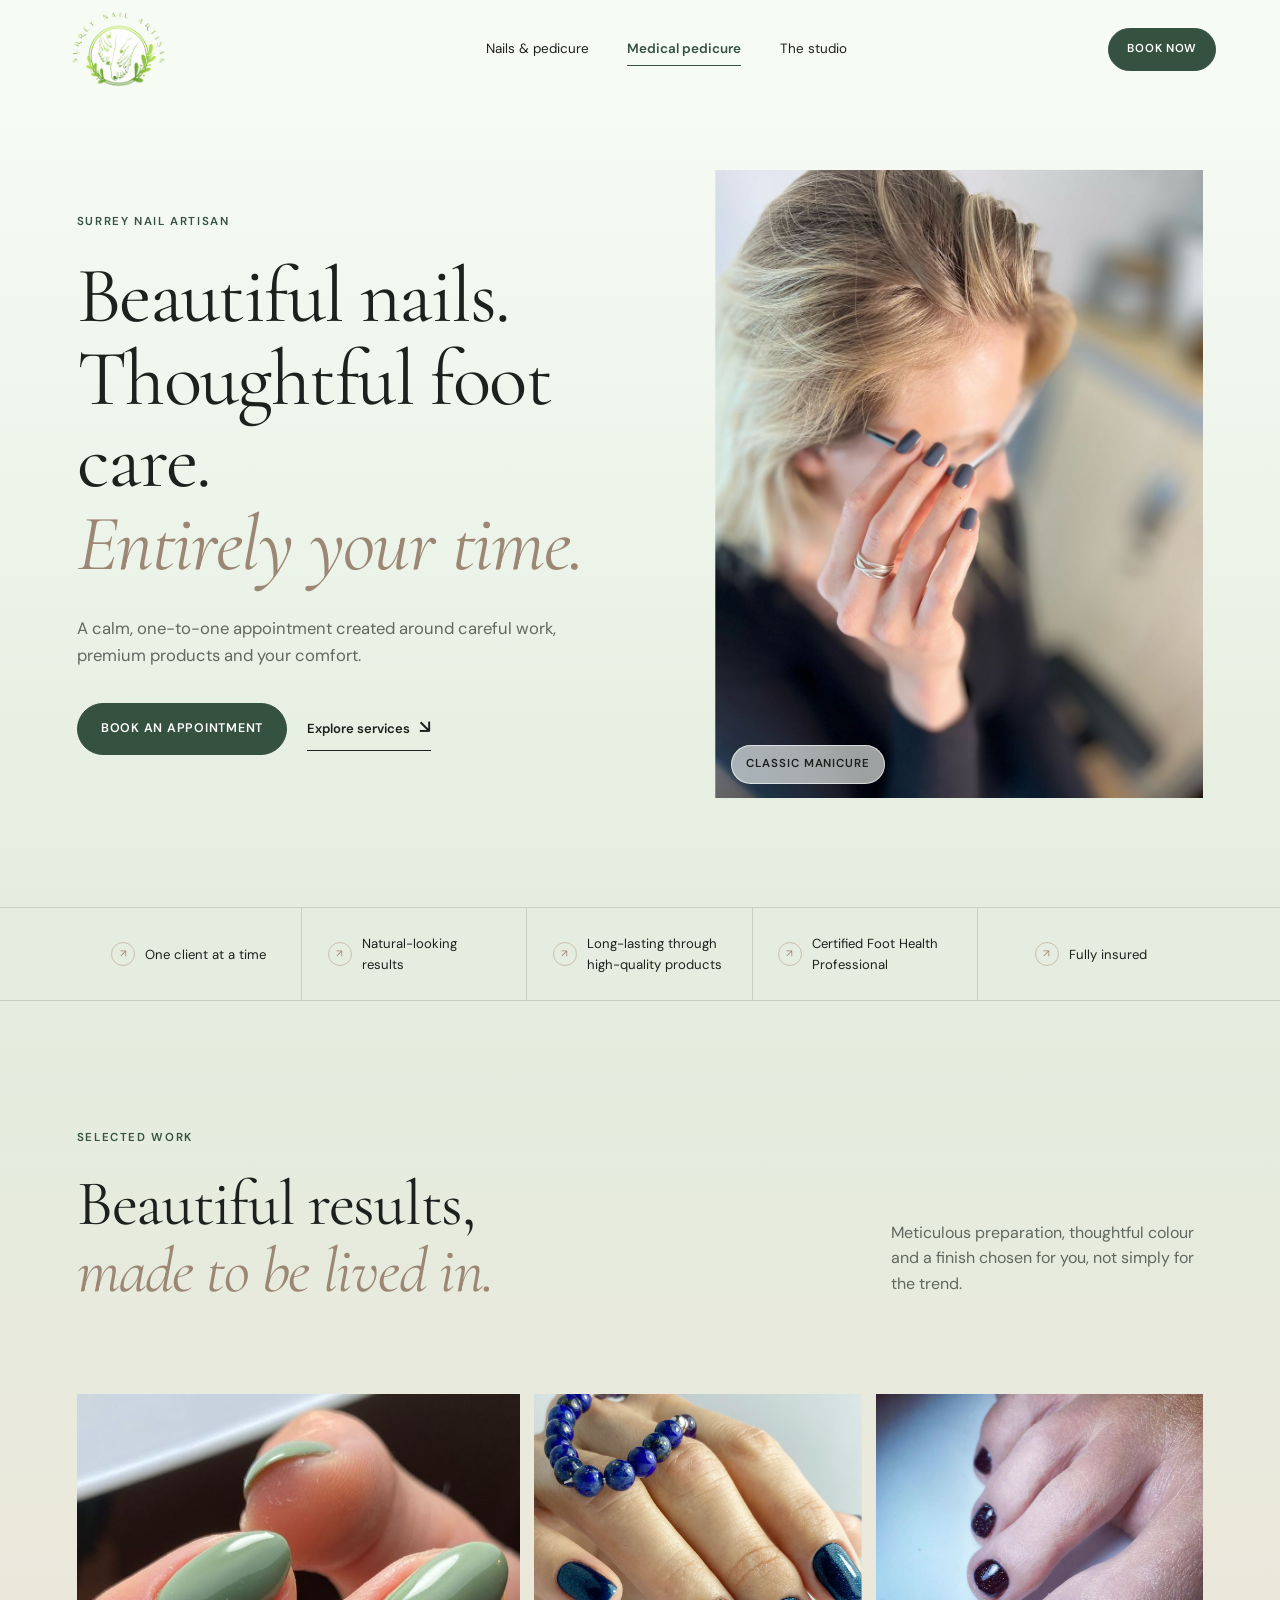
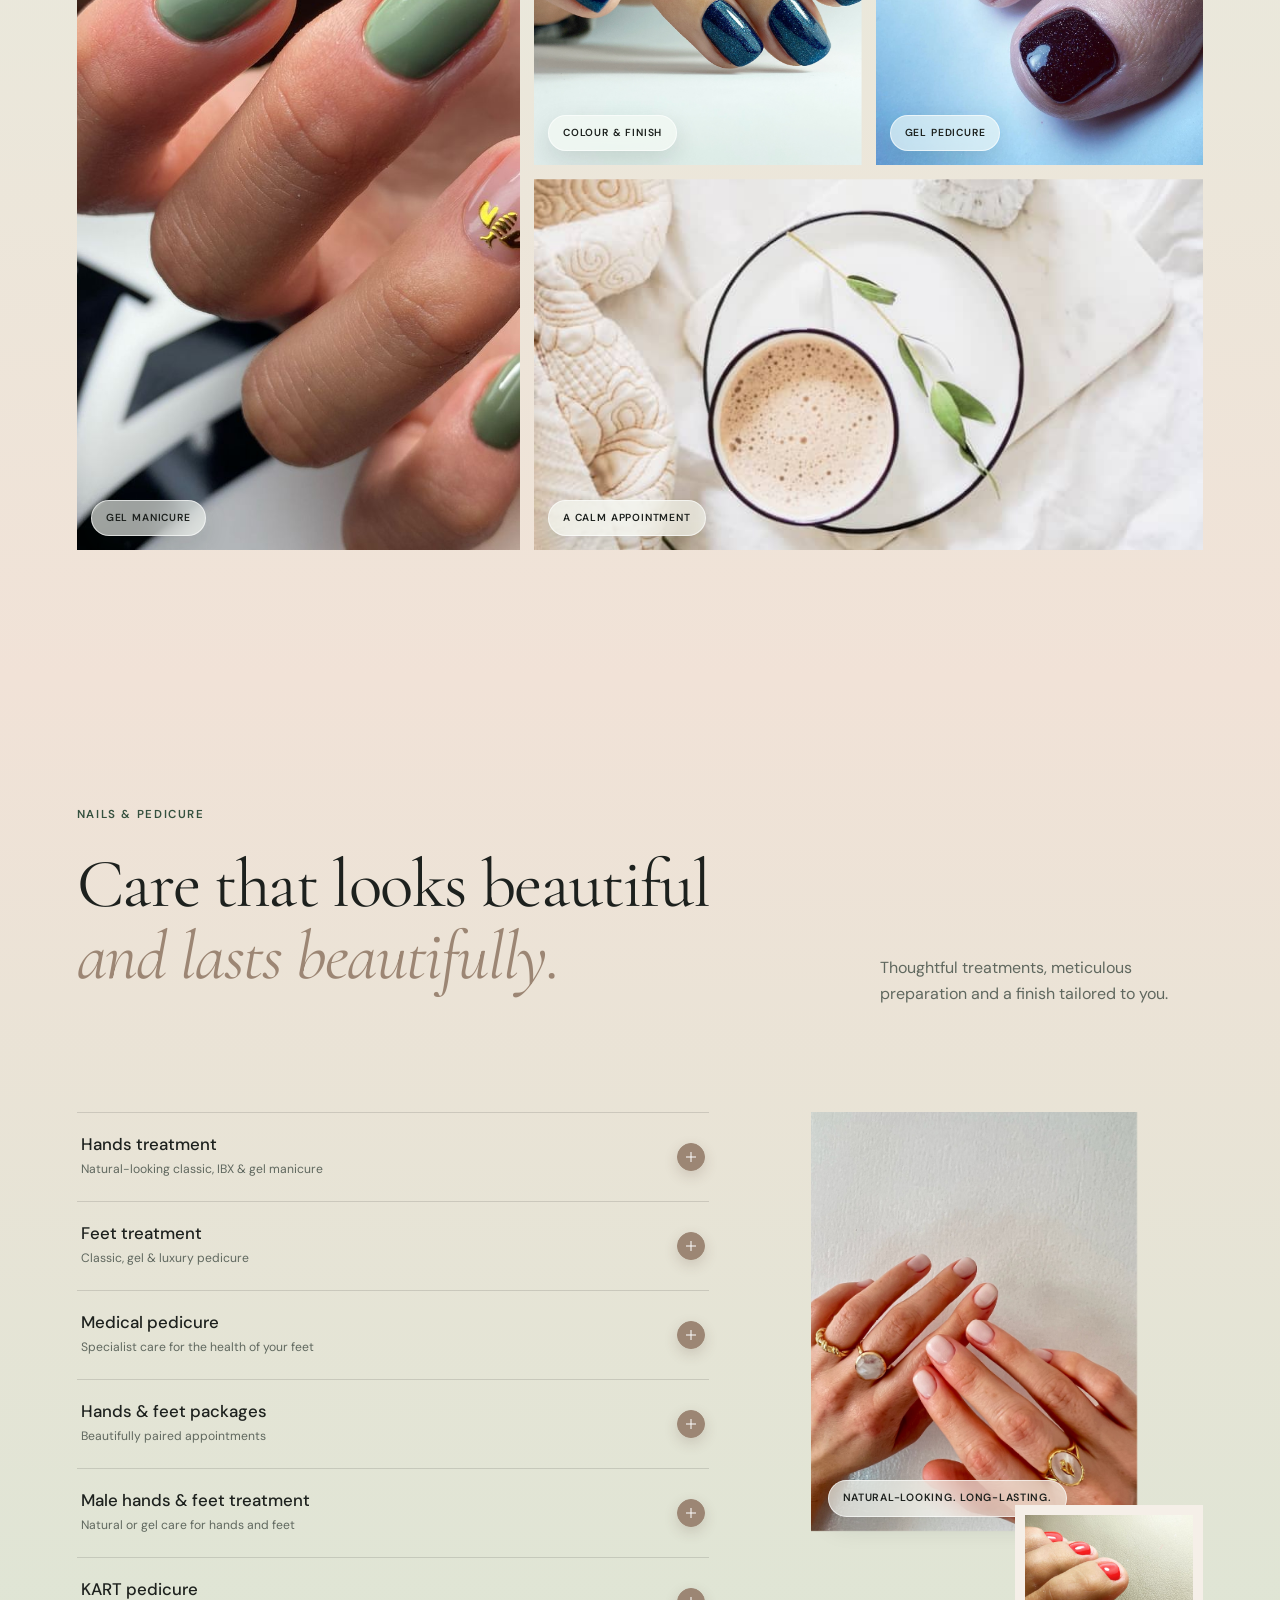
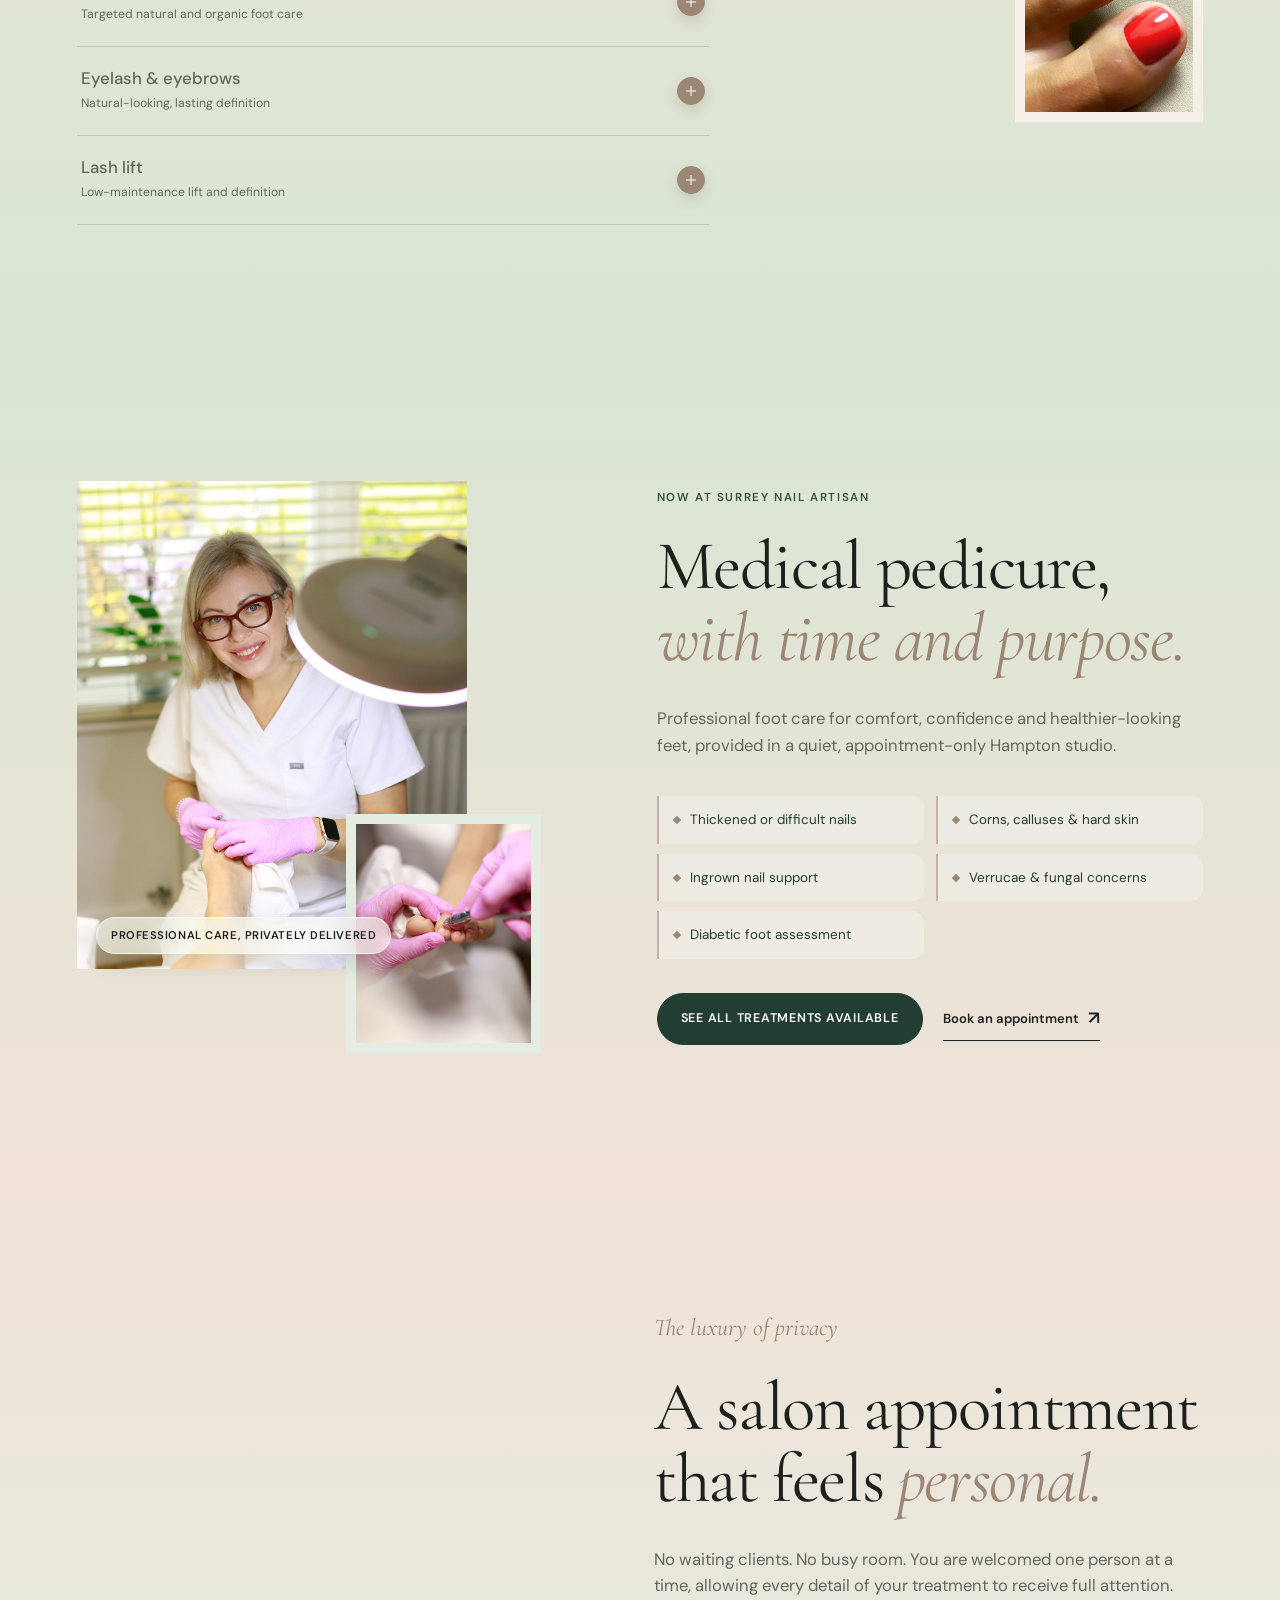
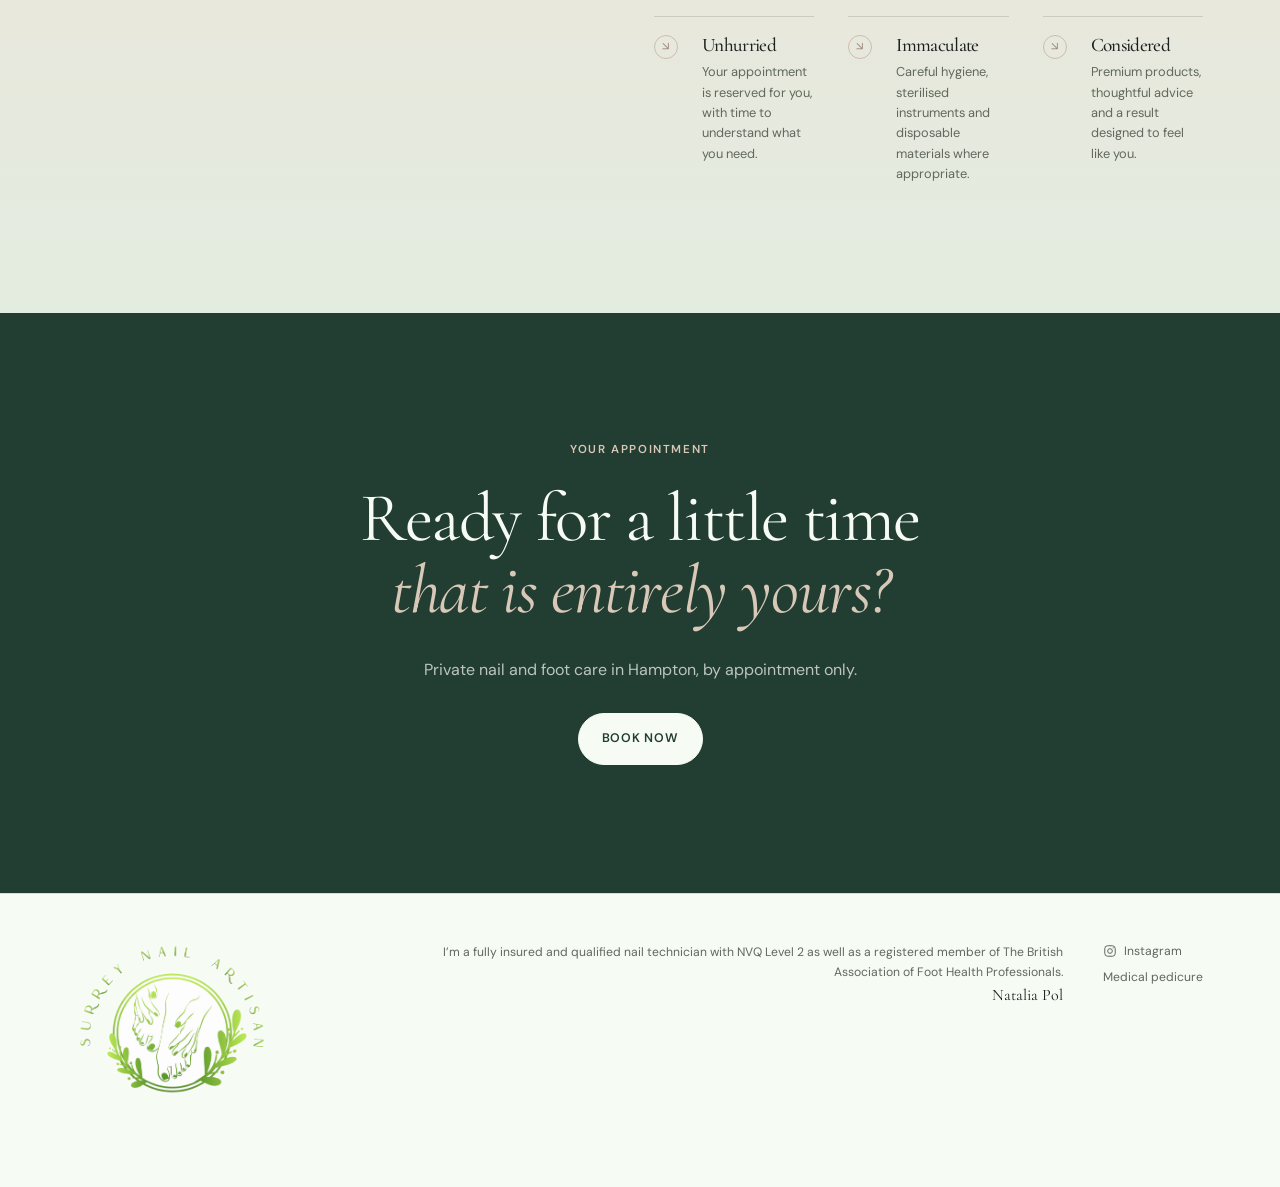
<file: public/index.html>
<!doctype html>
<html lang="en">
  <head>
    <meta charset="UTF-8">
    <meta name="viewport" content="width=device-width, initial-scale=1">
    <meta name="description" content="Private one-to-one nail, pedicure and specialist foot care in Hampton, Surrey.">
    <meta name="robots" content="index, follow">
    <meta name="theme-color" content="#17382f">
    <link rel="canonical" href="https://www.surreynailartisan.co.uk/">
    <meta property="og:title" content="Surrey Nail Artisan | Private Nail &amp; Foot Care in Hampton">
    <meta property="og:description" content="Private one-to-one nail, pedicure and specialist foot care in Hampton, Surrey.">
    <meta property="og:type" content="website">
    <meta property="og:url" content="https://www.surreynailartisan.co.uk/">
    <meta property="og:image" content="https://www.surreynailartisan.co.uk/assets/private-salon-hero.jpg">
    <meta property="og:site_name" content="Surrey Nail Artisan">
    <meta name="twitter:card" content="summary_large_image">
    <meta name="twitter:title" content="Surrey Nail Artisan | Private Nail &amp; Foot Care in Hampton">
    <meta name="twitter:description" content="Private one-to-one nail, pedicure and specialist foot care in Hampton, Surrey.">
    <meta name="twitter:image" content="https://www.surreynailartisan.co.uk/assets/private-salon-hero.jpg">
    <title>Surrey Nail Artisan | Private Nail &amp; Foot Care in Hampton</title>
    <link rel="icon" type="image/png" href="assets/surrey-nail-artisan-logo.png">
    <link rel="apple-touch-icon" href="assets/surrey-nail-artisan-logo.png">
    <link rel="preconnect" href="https://fonts.googleapis.com">
    <link rel="preconnect" href="https://fonts.gstatic.com" crossorigin>
    <link href="https://fonts.googleapis.com/css2?family=Cormorant+Garamond:ital,wght@0,400;1,400&family=DM+Sans:wght@400;500;600&display=swap" rel="stylesheet">
    <link rel="stylesheet" href="styles.css?v=20260726-1">
    <script src="tracking.js"></script>
    <script src="script.js" defer></script>
    <script type="application/ld+json">
      {
        "@context": "https://schema.org",
        "@graph": [
          {
            "@type": "WebSite",
            "@id": "https://www.surreynailartisan.co.uk/#website",
            "url": "https://www.surreynailartisan.co.uk/",
            "name": "Surrey Nail Artisan",
            "inLanguage": "en-GB"
          },
          {
            "@type": "BeautySalon",
            "@id": "https://www.surreynailartisan.co.uk/#business",
            "name": "Surrey Nail Artisan",
            "url": "https://www.surreynailartisan.co.uk/",
            "image": "https://www.surreynailartisan.co.uk/assets/hampton-studio-2026.webp",
            "logo": "https://www.surreynailartisan.co.uk/assets/surrey-nail-artisan-logo.png",
            "description": "Private one-to-one nail, pedicure and specialist foot care in Hampton, Surrey.",
            "priceRange": "££",
            "telephone": "+447462331551",
            "hasMap": "https://share.google/4GoCXTIuT53ZggbVu",
            "sameAs": [
              "https://www.instagram.com/surreynailartisan/",
              "https://share.google/4GoCXTIuT53ZggbVu"
            ],
            "address": {
              "@type": "PostalAddress",
              "streetAddress": "Gander Green Crescent",
              "addressLocality": "Hampton",
              "addressRegion": "Greater London",
              "postalCode": "TW12 2FA",
              "addressCountry": "GB"
            },
            "openingHoursSpecification": [
              {
                "@type": "OpeningHoursSpecification",
                "dayOfWeek": ["Monday", "Tuesday", "Wednesday", "Thursday", "Friday"],
                "opens": "09:00",
                "closes": "21:00"
              },
              {
                "@type": "OpeningHoursSpecification",
                "dayOfWeek": "Saturday",
                "opens": "09:00",
                "closes": "17:00"
              }
            ],
            "areaServed": {
              "@type": "Place",
              "name": "Hampton, Surrey"
            },
            "founder": {
              "@type": "Person",
              "name": "Natalia Pol",
              "jobTitle": "Nail Technician and Certified Foot Health Professional"
            },
            "hasOfferCatalog": {
              "@type": "OfferCatalog",
              "name": "Nail, pedicure and foot-care appointments",
              "itemListElement": [
                {"@type": "OfferCatalog", "name": "Hands treatment", "url": "https://www.surreynailartisan.co.uk/hands-treatment"},
                {"@type": "OfferCatalog", "name": "Feet treatment", "url": "https://www.surreynailartisan.co.uk/feet-treatment"},
                {"@type": "OfferCatalog", "name": "Medical pedicure", "url": "https://www.surreynailartisan.co.uk/medical-pedicure"},
                {"@type": "OfferCatalog", "name": "Hands and feet packages", "url": "https://www.surreynailartisan.co.uk/hands-feet-packages"},
                {"@type": "OfferCatalog", "name": "Male hands and feet treatments", "url": "https://www.surreynailartisan.co.uk/male-hands-feet-treatment"},
                {"@type": "OfferCatalog", "name": "KART pedicure", "url": "https://www.surreynailartisan.co.uk/kart-pedicure"},
                {"@type": "OfferCatalog", "name": "Eyelash and eyebrow treatments", "url": "https://www.surreynailartisan.co.uk/eyelash-eyebrows"},
                {"@type": "OfferCatalog", "name": "Lash lift", "url": "https://www.surreynailartisan.co.uk/lash-lift"}
              ]
            }
          }
        ]
      }
    </script>
  </head>
  <body>
    <a class="skip-link" href="#main">Skip to content</a>

    <header class="site-header" data-header>
      <a class="brand" href="index.html" aria-label="Surrey Nail Artisan home">
        <img src="assets/surrey-nail-artisan-logo.png" alt="Surrey Nail Artisan">
      </a>
      <nav class="desktop-nav" aria-label="Main navigation">
        <a href="#services">Nails &amp; pedicure</a>
        <a class="nav-highlight" href="medical-pedicure.html">Medical pedicure</a>
        <a href="#private-studio">The studio</a>
      </nav>
      <div class="header-actions">
        <a class="button button-small" href="https://book.gettimely.com/richmondbeautytherapist/book/embed?location=288017&amp;staff=665857&amp;client-login=true">Book now</a>
        <button class="menu-toggle" type="button" aria-expanded="false" aria-controls="mobile-menu" aria-label="Open menu">
          <span></span><span></span>
        </button>
      </div>
      <nav class="mobile-menu" id="mobile-menu" aria-label="Mobile navigation" hidden>
        <a href="#services">Nails &amp; pedicure</a>
        <a href="medical-pedicure.html">Medical pedicure</a>
        <a href="#private-studio">The studio</a>
        <a href="#contact">Contact</a>
      </nav>
    </header>

    <main id="main">
      <section class="hero home-hero">
        <div class="hero-copy">
          <p class="eyebrow">Surrey Nail Artisan</p>
          <h1>Beautiful nails.<br>Thoughtful foot care.<br><em>Entirely your time.</em></h1>
          <p class="hero-intro">A calm, one-to-one appointment created around careful work, premium products and your comfort.</p>
          <div class="button-row">
            <a class="button" href="https://book.gettimely.com/richmondbeautytherapist/book/embed?location=288017&amp;staff=665857&amp;client-login=true">Book an appointment</a>
            <a class="text-link" href="#services">Explore services <span aria-hidden="true">↘</span></a>
          </div>
        </div>
        <figure class="hero-media real-work-hero">
          <img src="assets/real-grey-manicure.jpeg" alt="Grey manicure at Surrey Nail Artisan">
          <figcaption>Classic manicure</figcaption>
        </figure>
      </section>

      <section class="trust-strip trust-strip-wide" aria-label="Studio benefits">
        <p><span class="trust-icon" aria-hidden="true"></span> One client at a time</p>
        <p><span class="trust-icon" aria-hidden="true"></span> Natural-looking results</p>
        <p><span class="trust-icon" aria-hidden="true"></span> Long-lasting through high-quality products</p>
        <p><span class="trust-icon" aria-hidden="true"></span> Certified Foot Health Professional</p>
        <p><span class="trust-icon" aria-hidden="true"></span> Fully insured</p>
      </section>

      <section class="work-showcase section-pad" aria-labelledby="work-title">
        <div class="showcase-heading">
          <p class="eyebrow">Selected work</p>
          <h2 id="work-title">Beautiful results,<br><em>made to be lived in.</em></h2>
          <p>Meticulous preparation, thoughtful colour and a finish chosen for you, not simply for the trend.</p>
        </div>
        <div class="work-grid">
          <figure class="work-tile work-tile-tall">
            <img src="assets/real-sage-manicure.jpg" alt="Sage green manicure with delicate gold detail">
            <figcaption>Gel manicure</figcaption>
          </figure>
          <figure class="work-tile">
            <img src="assets/real-blue-manicure.jpg" alt="Deep blue shimmer manicure from Surrey Nail Artisan">
            <figcaption>Colour &amp; finish</figcaption>
          </figure>
          <figure class="work-tile">
            <img src="assets/real-burgundy-pedicure.jpg" alt="Burgundy gel pedicure with subtle heart detail">
            <figcaption>Gel pedicure</figcaption>
          </figure>
          <figure class="work-tile work-tile-soft">
            <img src="assets/salon-ritual.jpeg" alt="Soft neutral salon ritual details">
            <figcaption>A calm appointment</figcaption>
          </figure>
        </div>
      </section>

      <section class="services section-pad" id="services" aria-labelledby="services-title">
        <div class="section-heading">
          <div>
            <p class="eyebrow">Nails &amp; pedicure</p>
            <h2 id="services-title">Care that looks beautiful<br><em>and lasts beautifully.</em></h2>
          </div>
          <p>Thoughtful treatments, meticulous preparation and a finish tailored to you.</p>
        </div>
        <div class="service-layout service-layout-wide">
          <div class="service-list service-catalogue">
            <details class="service-accordion">
              <summary class="service-row">
                <span><strong>Hands treatment</strong><small>Natural-looking classic, IBX &amp; gel manicure</small></span>
                <span class="service-toggle" aria-hidden="true"></span>
              </summary>
              <div class="service-panel">
                <a class="service-item" href="hands-treatment.html"><span class="service-name">Classic manicure</span><span class="service-duration">45 min</span><strong>£50</strong></a>
                <a class="service-item" href="hands-treatment.html"><span class="service-name">IBX &amp; classic manicure</span><span class="service-duration">1 hour</span><strong>£55</strong></a>
                <a class="service-item" href="hands-treatment.html"><span class="service-name">Gel manicure <small>removal with new application</small></span><span class="service-duration">1 hour 30 min</span><strong>£65</strong></a>
                <a class="service-item" href="hands-treatment.html"><span class="service-name">Gel removal &amp; classic manicure <small>without new application</small></span><span class="service-duration">1 hour</span><strong>£60</strong></a>
              </div>
            </details>

            <details class="service-accordion">
              <summary class="service-row">
                <span><strong>Feet treatment</strong><small>Classic, gel &amp; luxury pedicure</small></span>
                <span class="service-toggle" aria-hidden="true"></span>
              </summary>
              <div class="service-panel">
                <a class="service-item" href="feet-treatment.html"><span class="service-name">Gel removal &amp; classic pedicure <small>without new application</small></span><span class="service-duration">1 hour 15 min</span><strong>£65</strong></a>
                <a class="service-item" href="feet-treatment.html"><span class="service-name">Classic pedicure</span><span class="service-duration">1 hour</span><strong>£65</strong></a>
                <a class="service-item" href="feet-treatment.html"><span class="service-name">Gel pedicure</span><span class="service-duration">1 hour 30 min</span><strong>£70</strong></a>
                <a class="service-item" href="feet-treatment.html"><span class="service-name">Luxury pedicure <small>without colour</small></span><span class="service-duration">1 hour 30 min</span><strong>£85</strong></a>
                <a class="service-item" href="feet-treatment.html"><span class="service-name">Luxury pedicure <small>with colour</small></span><span class="service-duration">1 hour 45 min</span><strong>£95</strong></a>
              </div>
            </details>

            <details class="service-accordion">
              <summary class="service-row">
                <span><strong>Medical pedicure</strong><small>Specialist care for the health of your feet</small></span>
                <span class="service-toggle" aria-hidden="true"></span>
              </summary>
              <div class="service-panel">
                <a class="service-item" href="medical-pedicure.html"><span class="service-name">Foot care appointment &amp; treatment</span><span class="service-duration">45 min</span><strong>£75</strong></a>
                <a class="service-item" href="medical-pedicure.html"><span class="service-name">Foot care follow-up</span><span class="service-duration">45 min</span><strong>£65</strong></a>
                <a class="service-item" href="medical-pedicure.html"><span class="service-name">Diabetic foot assessment</span><span class="service-duration">45 min</span><strong>£75</strong></a>
                <a class="service-item" href="medical-pedicure.html"><span class="service-name">Ingrown toenail</span><span class="service-duration">30–45 min</span><strong>£60–£75</strong></a>
                <a class="service-item" href="medical-pedicure.html"><span class="service-name">Verruca treatment <small>first session / follow-up</small></span><span class="service-duration">30 min</span><strong>£65 / £55</strong></a>
                <a class="service-item" href="medical-pedicure.html"><span class="service-name">Fungal nail treatment <small>may require more than one session</small></span><span class="service-duration">35 min</span><strong>£75</strong></a>
                <a class="service-item" href="medical-pedicure.html"><span class="service-name">Toenail cutting <small>after initial appointment</small></span><span class="service-duration">30 min</span><strong>£45</strong></a>
                <a class="service-item" href="medical-pedicure.html"><span class="service-name">Onyfix™ correction <small>one or two toenails</small></span><span class="service-duration">Follow-up £50–£90</span><strong>£65–£120</strong></a>
                <a class="service-item" href="medical-pedicure.html"><span class="service-name">Nail restoration <small>one or two toenails</small></span><span class="service-duration">By assessment</span><strong>£65–£120</strong></a>
              </div>
            </details>

            <details class="service-accordion">
              <summary class="service-row">
                <span><strong>Hands &amp; feet packages</strong><small>Beautifully paired appointments</small></span>
                <span class="service-toggle" aria-hidden="true"></span>
              </summary>
              <div class="service-panel">
                <a class="service-item" href="hands-feet-packages.html"><span class="service-name">Classic manicure &amp; pedicure</span><span class="service-duration">1 hour 45 min</span><strong>£90</strong></a>
                <a class="service-item" href="hands-feet-packages.html"><span class="service-name">Gel manicure &amp; classic pedicure</span><span class="service-duration">2 hours 30 min</span><strong>£110</strong></a>
                <a class="service-item" href="hands-feet-packages.html"><span class="service-name">Classic manicure &amp; gel pedicure</span><span class="service-duration">2 hours 30 min</span><strong>£110</strong></a>
                <a class="service-item" href="hands-feet-packages.html"><span class="service-name">Gel manicure &amp; gel pedicure</span><span class="service-duration">2 hours 45 min</span><strong>£125</strong></a>
              </div>
            </details>

            <details class="service-accordion">
              <summary class="service-row">
                <span><strong>Male hands &amp; feet treatment</strong><small>Natural or gel care for hands and feet</small></span>
                <span class="service-toggle" aria-hidden="true"></span>
              </summary>
              <div class="service-panel">
                <a class="service-item" href="male-hands-feet-treatment.html"><span class="service-name">Classic manicure <small>no colour</small></span><span class="service-duration">30 min</span><strong>£40</strong></a>
                <a class="service-item" href="male-hands-feet-treatment.html"><span class="service-name">Gel manicure <small>with colour</small></span><span class="service-duration">60–90 min</span><strong>£65</strong></a>
                <a class="service-item" href="male-hands-feet-treatment.html"><span class="service-name">Male manicure &amp; pedicure</span><span class="service-duration">1 hour 15 min</span><strong>£80</strong></a>
                <a class="service-item" href="male-hands-feet-treatment.html"><span class="service-name">Classic manicure &amp; gel pedicure</span><span class="service-duration">2 hours 30 min</span><strong>£110</strong></a>
                <a class="service-item" href="male-hands-feet-treatment.html"><span class="service-name">Gel manicure &amp; classic pedicure</span><span class="service-duration">2 hours 30 min</span><strong>£110</strong></a>
                <a class="service-item" href="male-hands-feet-treatment.html"><span class="service-name">Gel manicure &amp; gel pedicure</span><span class="service-duration">2 hours 30 min</span><strong>£125</strong></a>
              </div>
            </details>

            <details class="service-accordion">
              <summary class="service-row">
                <span><strong>KART pedicure</strong><small>Targeted natural and organic foot care</small></span>
                <span class="service-toggle" aria-hidden="true"></span>
              </summary>
              <div class="service-panel">
                <a class="service-item" href="kart-pedicure.html"><span class="service-name">KART pedicure</span><span class="service-duration">1 hour</span><strong>£70</strong></a>
                <a class="service-item" href="kart-pedicure.html"><span class="service-name">KART pedicure with colour</span><span class="service-duration">1 hour 30 min</span><strong>£80</strong></a>
                <a class="service-item" href="kart-pedicure.html"><span class="service-name">Callus peel</span><span class="service-duration">1 hour</span><strong>£70</strong></a>
              </div>
            </details>

            <details class="service-accordion service-accordion-secondary">
              <summary class="service-row">
                <span><strong>Eyelash &amp; eyebrows</strong><small>Natural-looking, lasting definition</small></span>
                <span class="service-toggle" aria-hidden="true"></span>
              </summary>
              <div class="service-panel">
                <a class="service-item" href="eyelash-eyebrows.html"><span class="service-name">Eyebrow shape</span><span class="service-duration">15 min</span><strong>£12</strong></a>
                <a class="service-item" href="eyelash-eyebrows.html"><span class="service-name">Eyebrow tint</span><span class="service-duration">15 min</span><strong>£13</strong></a>
                <a class="service-item" href="eyelash-eyebrows.html"><span class="service-name">Eyebrow shape &amp; tint</span><span class="service-duration">30 min</span><strong>£25</strong></a>
                <a class="service-item" href="eyelash-eyebrows.html"><span class="service-name">Eyelash tint</span><span class="service-duration">15 min</span><strong>£13</strong></a>
                <a class="service-item" href="eyelash-eyebrows.html"><span class="service-name">Eyelash &amp; eyebrow tint</span><span class="service-duration">30 min</span><strong>£25</strong></a>
              </div>
            </details>

            <details class="service-accordion service-accordion-secondary">
              <summary class="service-row">
                <span><strong>Lash lift</strong><small>Low-maintenance lift and definition</small></span>
                <span class="service-toggle" aria-hidden="true"></span>
              </summary>
              <div class="service-panel">
                <a class="service-item" href="lash-lift.html"><span class="service-name">LVL Enhance / lash lift</span><span class="service-duration">1 hour</span><strong>£65</strong></a>
                <a class="service-item" href="lash-lift.html"><span class="service-name">LVL Enhance / lash lift &amp; eyebrow</span><span class="service-duration">1 hour</span><strong>£80</strong></a>
              </div>
            </details>

          </div>
          <div class="service-collage" id="service-collage" aria-label="Natural manicure and pedicure results">
            <figure class="service-collage-main">
              <img src="assets/natural-manicure.jpg" alt="Natural pale manicure from Surrey Nail Artisan">
              <span class="service-collage-note">Natural-looking. Long-lasting.</span>
            </figure>
            <figure class="service-collage-detail">
              <img src="assets/coral-pedicure.jpg" alt="Coral gel pedicure from Surrey Nail Artisan">
            </figure>
          </div>
        </div>
      </section>

      <section class="medical-feature section-pad" aria-labelledby="medical-title">
        <div class="medical-feature-images">
          <figure class="medical-image-main">
            <img src="assets/natalia-foot-care.jpeg" alt="Professional foot care in the private Hampton studio">
            <span class="image-note">Professional care, privately delivered</span>
          </figure>
          <figure class="medical-image-detail">
            <img src="assets/medical-treatment-nails.jpeg" alt="Detailed professional toenail care">
          </figure>
        </div>
        <div class="medical-copy">
          <p class="eyebrow">Now at Surrey Nail Artisan</p>
          <h2 id="medical-title">Medical pedicure,<br><em>with time and purpose.</em></h2>
          <p class="lead">Professional foot care for comfort, confidence and healthier-looking feet, provided in a quiet, appointment-only Hampton studio.</p>
          <ul class="concern-list" aria-label="Conditions and concerns supported">
            <li>Thickened or difficult nails</li>
            <li>Corns, calluses &amp; hard skin</li>
            <li>Ingrown nail support</li>
            <li>Verrucae &amp; fungal concerns</li>
            <li>Diabetic foot assessment</li>
          </ul>
          <div class="button-row">
            <a class="button button-dark" href="medical-pedicure.html">See all treatments available</a>
            <a class="text-link" href="https://book.gettimely.com/richmondbeautytherapist/book/embed?location=288017&amp;staff=665857&amp;client-login=true">Book an appointment <span aria-hidden="true">↗</span></a>
          </div>
        </div>
      </section>

      <section class="private-studio section-pad" id="private-studio" aria-labelledby="studio-title">
        <figure class="studio-photo">
          <img src="assets/hampton-studio-2026.webp" alt="Bright private Hampton nail and foot-care studio with professional treatment equipment">
          <figcaption>The Hampton studio</figcaption>
        </figure>
        <div class="studio-copy">
          <p class="script-label">The luxury of privacy</p>
          <h2 id="studio-title">A salon appointment<br>that feels <em>personal.</em></h2>
          <p class="lead">No waiting clients. No busy room. You are welcomed one person at a time, allowing every detail of your treatment to receive full attention.</p>
          <div class="studio-values">
            <article><span class="value-icon" aria-hidden="true"></span><div><h3>Unhurried</h3><p>Your appointment is reserved for you, with time to understand what you need.</p></div></article>
            <article><span class="value-icon" aria-hidden="true"></span><div><h3>Immaculate</h3><p>Careful hygiene, sterilised instruments and disposable materials where appropriate.</p></div></article>
            <article><span class="value-icon" aria-hidden="true"></span><div><h3>Considered</h3><p>Premium products, thoughtful advice and a result designed to feel like you.</p></div></article>
          </div>
        </div>
      </section>

      <section class="booking-panel section-pad" id="contact">
        <p class="eyebrow">Your appointment</p>
        <h2>Ready for a little time<br><em>that is entirely yours?</em></h2>
        <p>Private nail and foot care in Hampton, by appointment only.</p>
        <a class="button button-light" href="https://book.gettimely.com/richmondbeautytherapist/book/embed?location=288017&amp;staff=665857&amp;client-login=true">Book now</a>
      </section>
    </main>

    <footer class="site-footer home-footer">
      <a class="footer-brand" href="index.html" aria-label="Surrey Nail Artisan home">
        <img src="assets/surrey-nail-artisan-logo.png" alt="Surrey Nail Artisan">
      </a>
      <div class="footer-credentials">
        <p>I&rsquo;m a fully insured and qualified nail technician with NVQ Level 2 as well as a registered member of The British Association of Foot Health Professionals.</p>
        <p class="footer-signature">Natalia Pol</p>
      </div>
      <div class="footer-links">
        <a class="instagram-link" href="https://www.instagram.com/surreynailartisan/">
          <svg class="instagram-icon" viewBox="0 0 24 24" aria-hidden="true" focusable="false">
            <rect x="3" y="3" width="18" height="18" rx="5"></rect>
            <circle cx="12" cy="12" r="4"></circle>
            <circle class="instagram-icon-dot" cx="17.5" cy="6.5" r="1"></circle>
          </svg>
          <span>Instagram</span>
        </a>
        <a href="medical-pedicure.html">Medical pedicure</a>
      </div>
    </footer>

    <div class="mobile-book" aria-label="Quick booking">
      <span>Private appointments in Hampton</span>
      <a href="https://book.gettimely.com/richmondbeautytherapist/book/embed?location=288017&amp;staff=665857&amp;client-login=true">Book now</a>
    </div>
  </body>
</html>
</file>
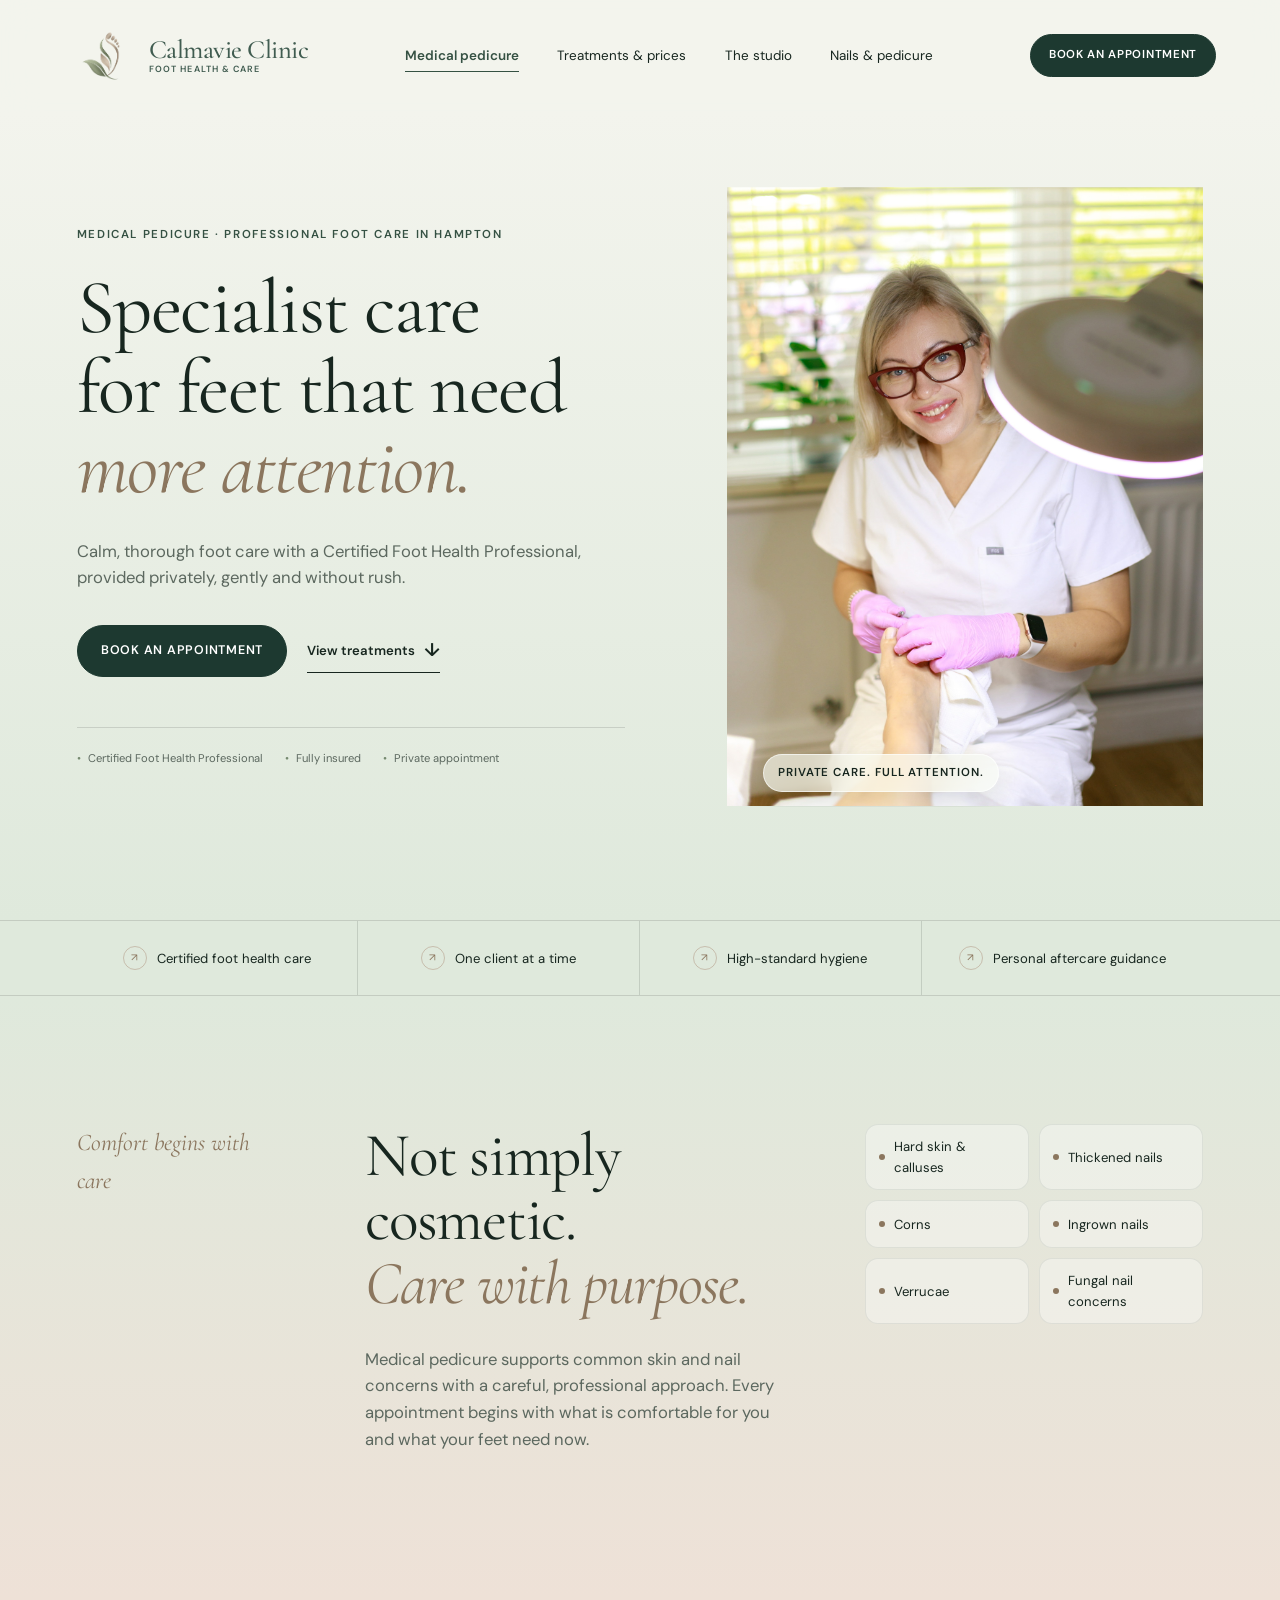
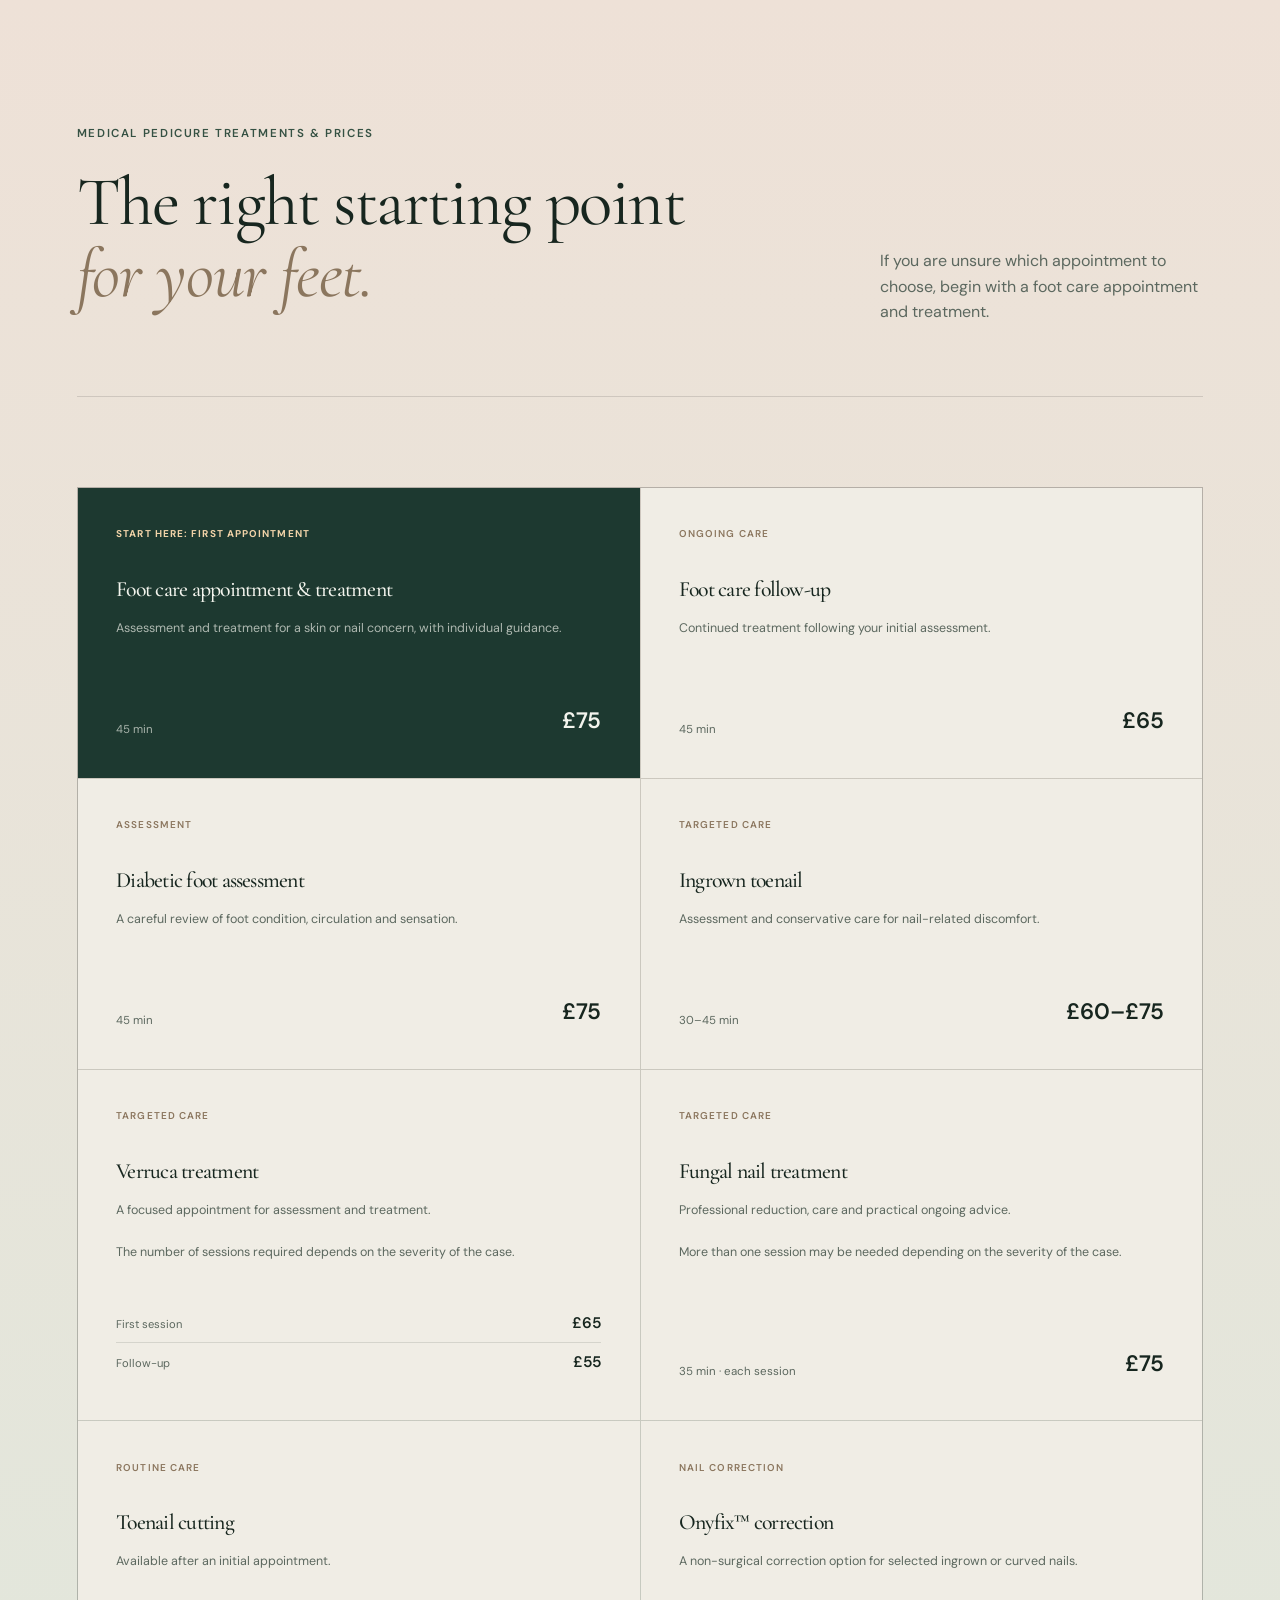
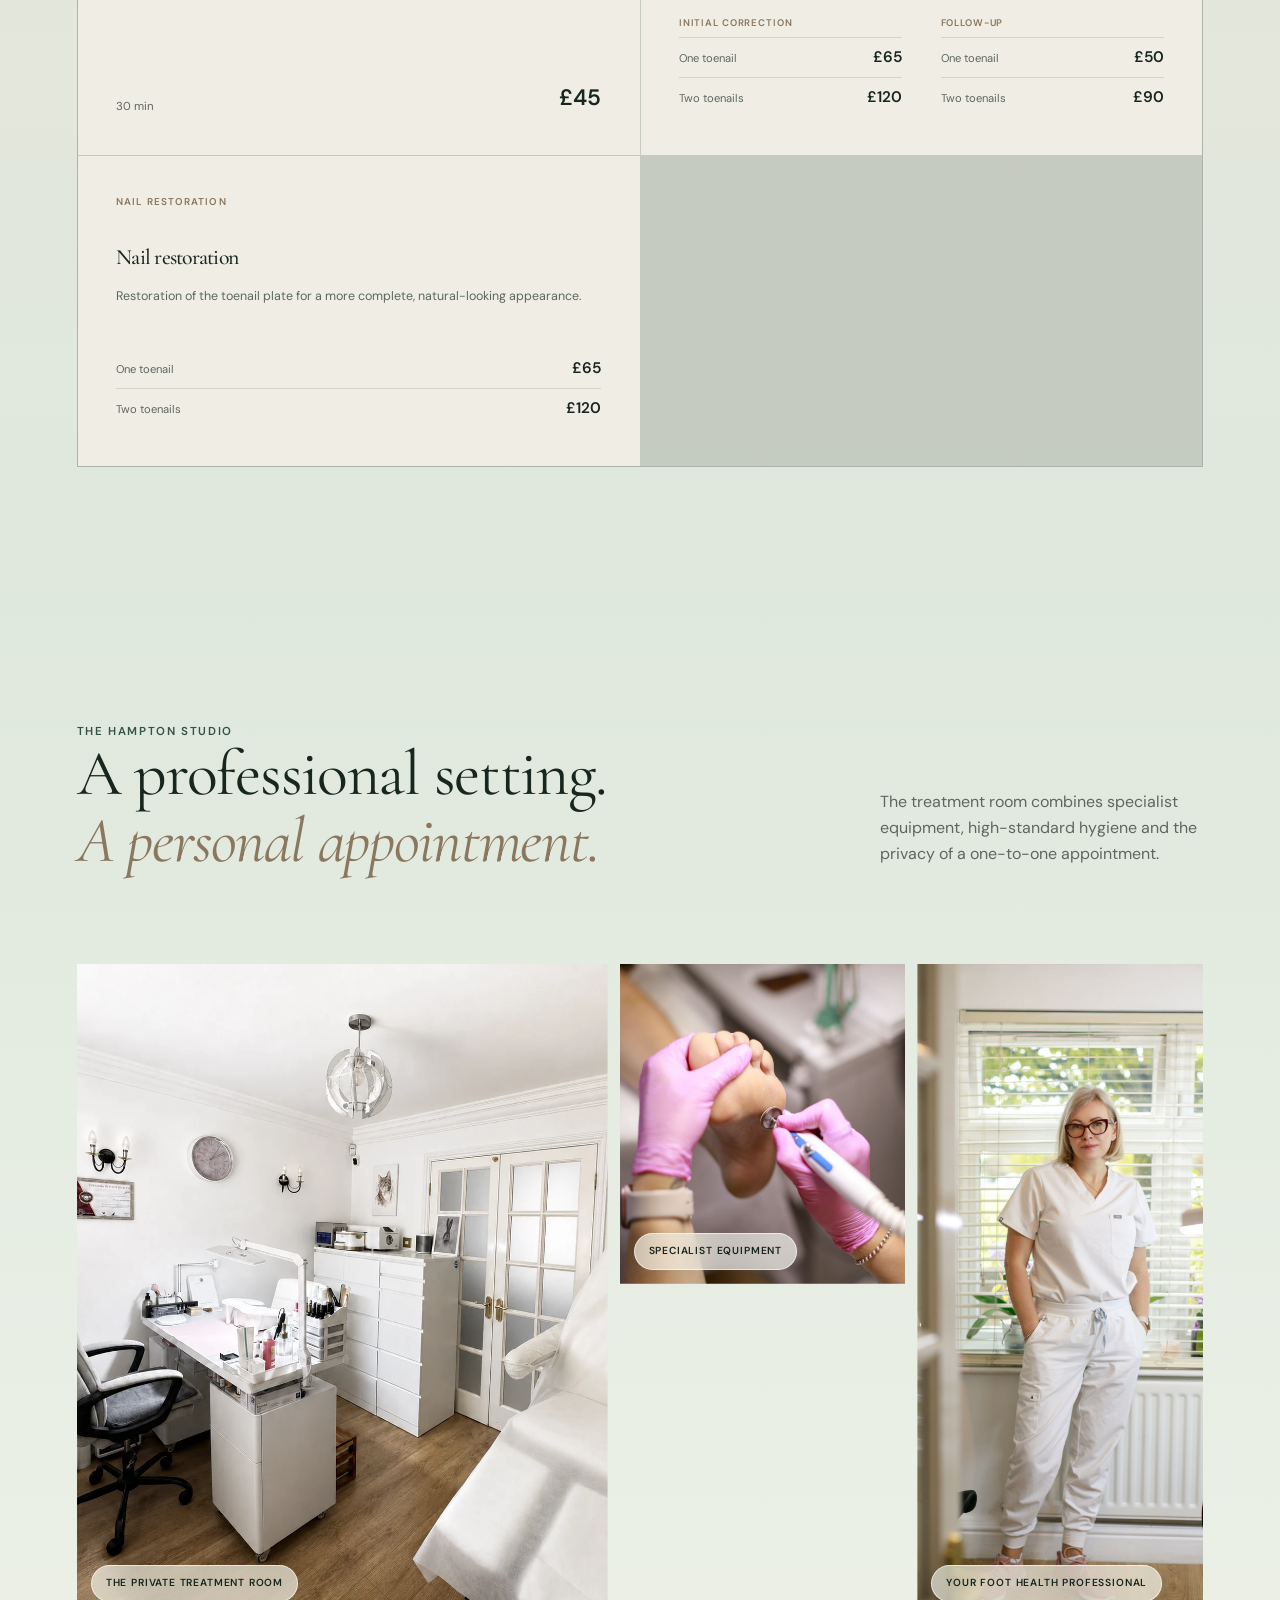
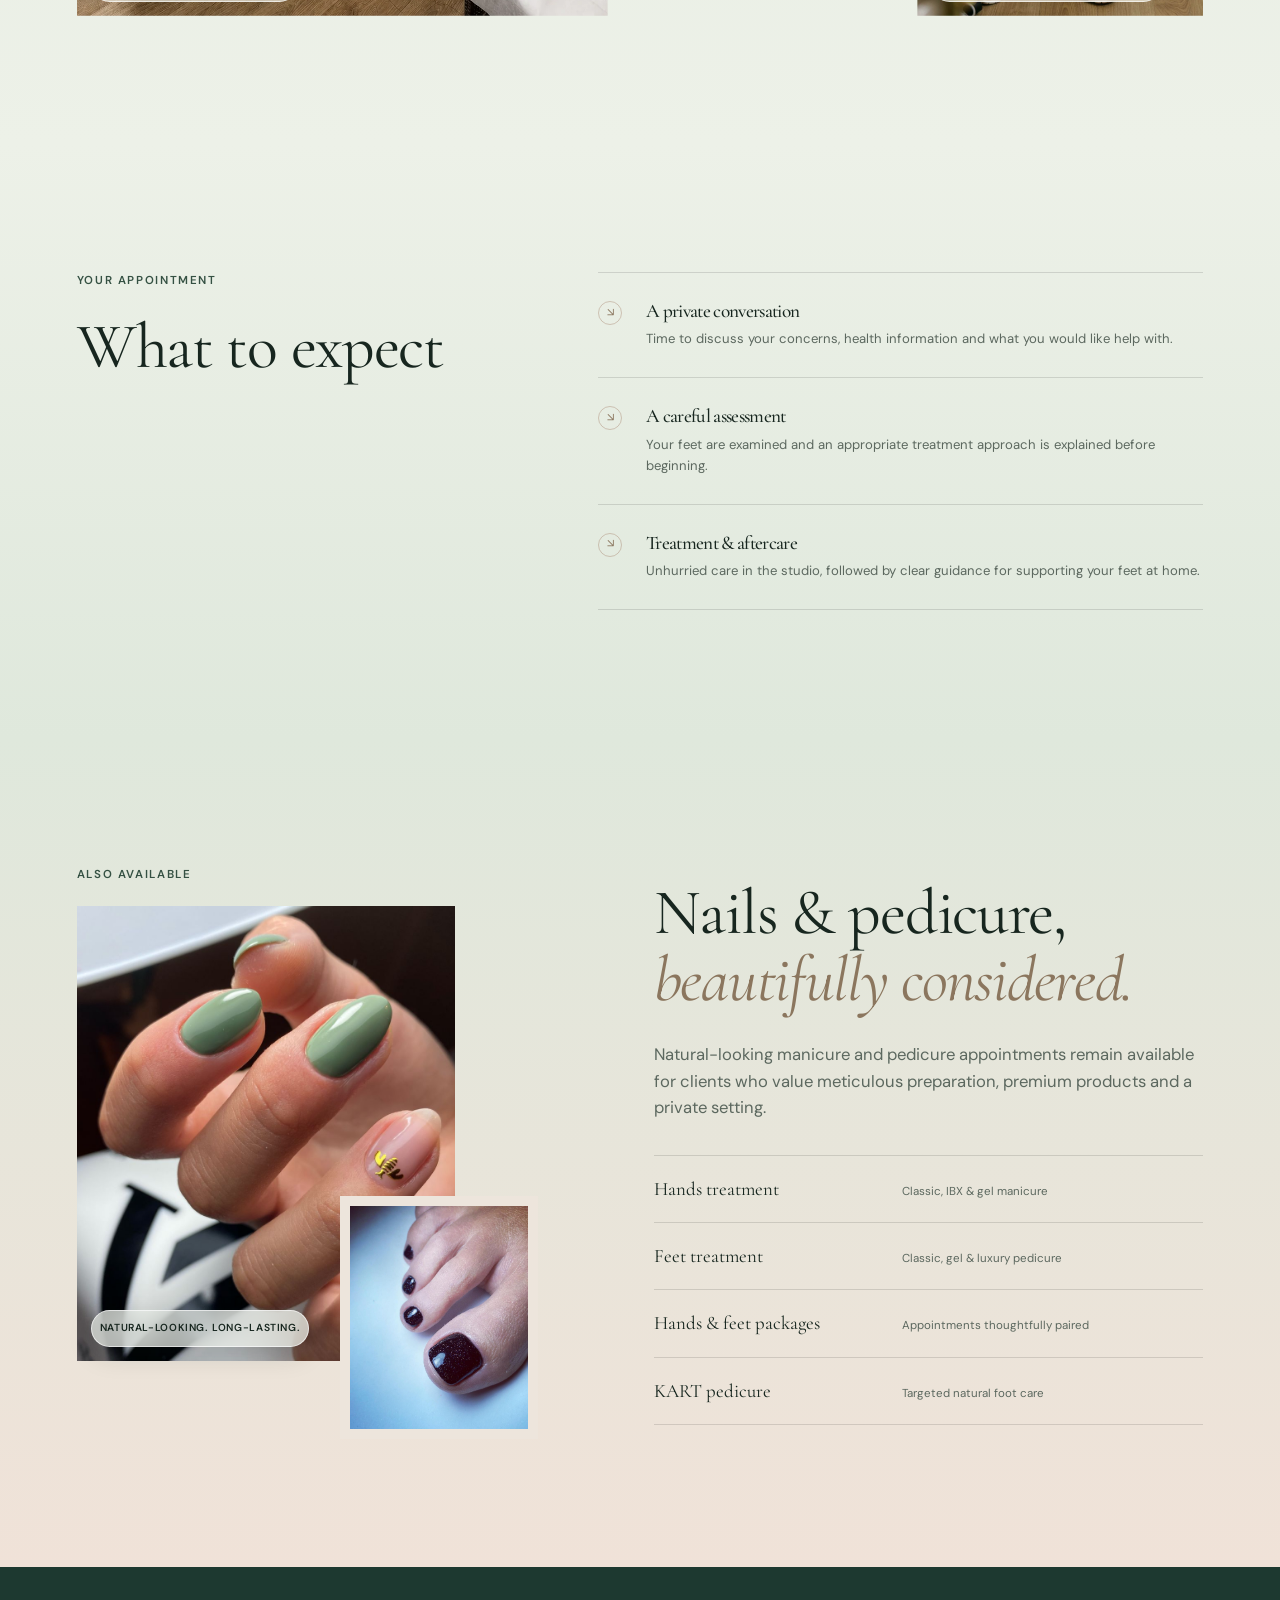
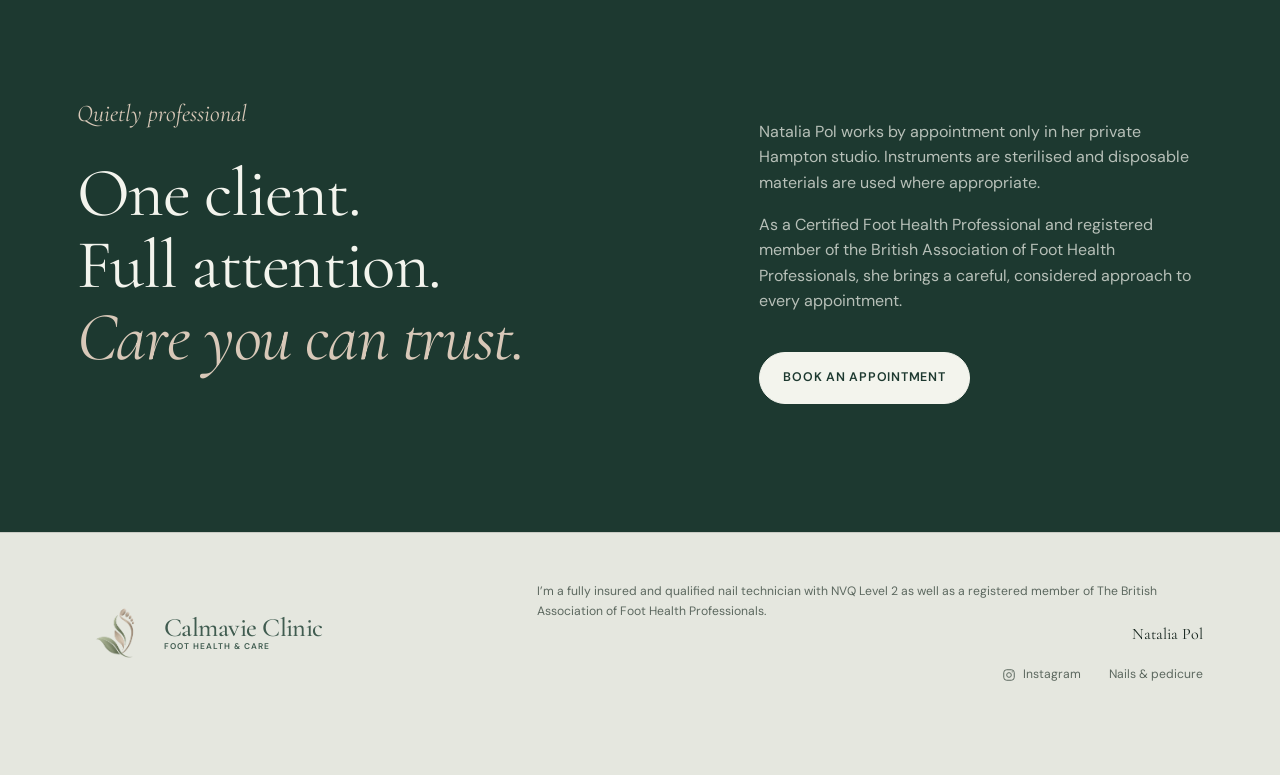
<file: public/calmavie-medical-preview-6f2a.html>
<!doctype html>
<html lang="en">
  <head>
    <meta charset="UTF-8">
    <meta name="viewport" content="width=device-width, initial-scale=1">
    <meta name="description" content="Private medical pedicure and professional foot care in Hampton with a Certified Foot Health Professional.">
    <meta name="robots" content="noindex, nofollow">
    <meta name="theme-color" content="#17382f">
    <title>Medical-first homepage preview | Calmavie Clinic</title>
    <link rel="icon" type="image/png" href="assets/surrey-nail-artisan-logo.png">
    <link rel="preconnect" href="https://fonts.googleapis.com">
    <link rel="preconnect" href="https://fonts.gstatic.com" crossorigin>
    <link href="https://fonts.googleapis.com/css2?family=Cormorant+Garamond:ital,wght@0,400;1,400&family=DM+Sans:wght@400;500;600&display=swap" rel="stylesheet">
    <link rel="stylesheet" href="styles.css">
    <script src="script.js" defer></script>
  </head>
  <body class="medical-page medical-home-preview">
    <a class="skip-link" href="#main">Skip to content</a>

    <header class="site-header medical-header" data-header>
      <a class="brand calmavie-brand" href="calmavie-medical-preview-6f2a.html" aria-label="Calmavie Clinic home">
        <img class="calmavie-mark" src="assets/calmavie-emblem.png" alt="">
        <span class="calmavie-wordmark"><strong>Calmavie Clinic</strong><small>Foot health &amp; care</small></span>
      </a>
      <nav class="desktop-nav" aria-label="Main navigation">
        <a class="nav-highlight" href="#medical-care">Medical pedicure</a>
        <a href="#treatments">Treatments &amp; prices</a>
        <a href="#studio">The studio</a>
        <a href="#nail-care">Nails &amp; pedicure</a>
      </nav>
      <div class="header-actions">
        <a class="button button-small button-medical" href="https://book.gettimely.com/richmondbeautytherapist/book/embed?location=288017&amp;staff=665857&amp;client-login=true">Book an appointment</a>
        <button class="menu-toggle" type="button" aria-expanded="false" aria-controls="mobile-menu" aria-label="Open menu">
          <span></span><span></span>
        </button>
      </div>
      <nav class="mobile-menu" id="mobile-menu" aria-label="Mobile navigation" hidden>
        <a href="#medical-care">Medical pedicure</a>
        <a href="#treatments">Treatments &amp; prices</a>
        <a href="#studio">The Hampton studio</a>
        <a href="#nail-care">Nails &amp; pedicure</a>
        <a href="https://book.gettimely.com/richmondbeautytherapist/book/embed?location=288017&amp;staff=665857&amp;client-login=true">Book an appointment</a>
      </nav>
    </header>

    <main id="main">
      <section class="medical-hero" id="medical-care">
        <div class="medical-hero-copy">
          <p class="eyebrow">Medical pedicure · Professional foot care in Hampton</p>
          <h1>Specialist care<br>for feet that need<br><em>more attention.</em></h1>
          <p class="hero-intro">Calm, thorough foot care with a Certified Foot Health Professional, provided privately, gently and without rush.</p>
          <div class="button-row">
            <a class="button button-medical" href="https://book.gettimely.com/richmondbeautytherapist/book/embed?location=288017&amp;staff=665857&amp;client-login=true">Book an appointment</a>
            <a class="text-link" href="#treatments">View treatments <span aria-hidden="true">↓</span></a>
          </div>
          <div class="credential-line">
            <span>Certified Foot Health Professional</span>
            <span>Fully insured</span>
            <span>Private appointment</span>
          </div>
        </div>
        <figure class="medical-hero-media real-medical-hero">
          <img src="assets/natalia-foot-care.jpeg" alt="One-to-one professional foot care in the private Hampton studio">
          <figcaption>Private care. Full attention.</figcaption>
        </figure>
      </section>

      <section class="trust-strip medical-priority-strip" aria-label="Professional foot-care assurances">
        <p><span class="trust-icon" aria-hidden="true"></span> Certified foot health care</p>
        <p><span class="trust-icon" aria-hidden="true"></span> One client at a time</p>
        <p><span class="trust-icon" aria-hidden="true"></span> High-standard hygiene</p>
        <p><span class="trust-icon" aria-hidden="true"></span> Personal aftercare guidance</p>
      </section>

      <section class="medical-intro section-pad">
        <p class="script-label">Comfort begins with care</p>
        <div>
          <h2>Not simply cosmetic.<br><em>Care with purpose.</em></h2>
          <p class="lead">Medical pedicure supports common skin and nail concerns with a careful, professional approach. Every appointment begins with what is comfortable for you and what your feet need now.</p>
        </div>
        <ul class="medical-concerns">
          <li>Hard skin &amp; calluses</li>
          <li>Thickened nails</li>
          <li>Corns</li>
          <li>Ingrown nails</li>
          <li>Verrucae</li>
          <li>Fungal nail concerns</li>
        </ul>
      </section>

      <section class="treatments section-pad" id="treatments" aria-labelledby="treatments-title">
        <div class="section-heading medical-section-heading">
          <div>
            <p class="eyebrow">Medical pedicure treatments &amp; prices</p>
            <h2 id="treatments-title">The right starting point<br><em>for your feet.</em></h2>
          </div>
          <p>If you are unsure which appointment to choose, begin with a foot care appointment and treatment.</p>
        </div>

        <div class="treatment-grid">
          <article class="treatment-card featured-treatment">
            <p class="card-label">Start here: first appointment</p>
            <h3>Foot care appointment &amp; treatment</h3>
            <p>Assessment and treatment for a skin or nail concern, with individual guidance.</p>
            <div><span>45 min</span><strong>£75</strong></div>
          </article>
          <article class="treatment-card">
            <p class="card-label">Ongoing care</p>
            <h3>Foot care follow-up</h3>
            <p>Continued treatment following your initial assessment.</p>
            <div><span>45 min</span><strong>£65</strong></div>
          </article>
          <article class="treatment-card">
            <p class="card-label">Assessment</p>
            <h3>Diabetic foot assessment</h3>
            <p>A careful review of foot condition, circulation and sensation.</p>
            <div><span>45 min</span><strong>£75</strong></div>
          </article>
          <article class="treatment-card">
            <p class="card-label">Targeted care</p>
            <h3>Ingrown toenail</h3>
            <p>Assessment and conservative care for nail-related discomfort.</p>
            <div><span>30–45 min</span><strong>£60–£75</strong></div>
          </article>
          <article class="treatment-card">
            <p class="card-label">Targeted care</p>
            <h3>Verruca treatment</h3>
            <p>A focused appointment for assessment and treatment.</p>
            <p class="treatment-note">The number of sessions required depends on the severity of the case.</p>
            <div class="treatment-price-lines">
              <p><span>First session</span><strong>£65</strong></p>
              <p><span>Follow-up</span><strong>£55</strong></p>
            </div>
          </article>
          <article class="treatment-card">
            <p class="card-label">Targeted care</p>
            <h3>Fungal nail treatment</h3>
            <p>Professional reduction, care and practical ongoing advice.</p>
            <p class="treatment-note">More than one session may be needed depending on the severity of the case.</p>
            <div><span>35 min · each session</span><strong>£75</strong></div>
          </article>
          <article class="treatment-card">
            <p class="card-label">Routine care</p>
            <h3>Toenail cutting</h3>
            <p>Available after an initial appointment.</p>
            <div><span>30 min</span><strong>£45</strong></div>
          </article>
          <article class="treatment-card">
            <p class="card-label">Nail correction</p>
            <h3>Onyfix™ correction</h3>
            <p>A non-surgical correction option for selected ingrown or curved nails.</p>
            <div class="treatment-price-groups">
              <div class="treatment-price-group">
                <p class="price-group-label">Initial correction</p>
                <p><span>One toenail</span><strong>£65</strong></p>
                <p><span>Two toenails</span><strong>£120</strong></p>
              </div>
              <div class="treatment-price-group">
                <p class="price-group-label">Follow-up</p>
                <p><span>One toenail</span><strong>£50</strong></p>
                <p><span>Two toenails</span><strong>£90</strong></p>
              </div>
            </div>
          </article>
          <article class="treatment-card">
            <p class="card-label">Nail restoration</p>
            <h3>Nail restoration</h3>
            <p>Restoration of the toenail plate for a more complete, natural-looking appearance.</p>
            <div class="treatment-price-lines">
              <p><span>One toenail</span><strong>£65</strong></p>
              <p><span>Two toenails</span><strong>£120</strong></p>
            </div>
          </article>
        </div>
      </section>

      <section class="medical-environment section-pad" id="studio" aria-labelledby="environment-title">
        <div class="environment-heading">
          <div>
            <p class="eyebrow">The Hampton studio</p>
            <h2 id="environment-title">A professional setting.<br><em>A personal appointment.</em></h2>
          </div>
          <p>The treatment room combines specialist equipment, high-standard hygiene and the privacy of a one-to-one appointment.</p>
        </div>
        <div class="environment-grid">
          <figure class="environment-room">
            <img src="assets/hampton-studio-2026.webp" alt="The private Hampton treatment studio">
            <figcaption>The private treatment room</figcaption>
          </figure>
          <figure>
            <img src="assets/medical-treatment-drill.jpeg" alt="Professional hard-skin treatment during a medical pedicure">
            <figcaption>Specialist equipment</figcaption>
          </figure>
          <figure>
            <img src="assets/medical-treatment-nails.jpeg" alt="Careful detailed toenail treatment">
            <figcaption>Careful, detailed work</figcaption>
          </figure>
          <figure>
            <img src="assets/natalia-studio.jpeg" alt="Natalia Pol in the Hampton treatment studio">
            <figcaption>Your foot health professional</figcaption>
          </figure>
        </div>
      </section>

      <section class="expect section-pad" id="expect" aria-labelledby="expect-title">
        <div class="expect-heading">
          <p class="eyebrow">Your appointment</p>
          <h2 id="expect-title">What to expect</h2>
        </div>
        <ol class="expect-steps">
          <li><span class="step-icon" aria-hidden="true"></span><div><h3>A private conversation</h3><p>Time to discuss your concerns, health information and what you would like help with.</p></div></li>
          <li><span class="step-icon" aria-hidden="true"></span><div><h3>A careful assessment</h3><p>Your feet are examined and an appropriate treatment approach is explained before beginning.</p></div></li>
          <li><span class="step-icon" aria-hidden="true"></span><div><h3>Treatment &amp; aftercare</h3><p>Unhurried care in the studio, followed by clear guidance for supporting your feet at home.</p></div></li>
        </ol>
      </section>

      <section class="regular-care-feature section-pad" id="nail-care" aria-labelledby="regular-care-title">
        <div class="regular-care-visual">
          <p class="eyebrow regular-care-eyebrow">Also available</p>
          <div class="regular-care-images">
            <figure class="regular-care-main">
              <img src="assets/real-sage-manicure.jpg" alt="Sage green gel manicure with delicate gold detail">
              <figcaption>Natural-looking. Long-lasting.</figcaption>
            </figure>
            <figure class="regular-care-detail">
              <img src="assets/real-burgundy-pedicure.jpg" alt="Burgundy gel pedicure">
            </figure>
          </div>
        </div>
        <div class="regular-care-copy">
          <h2 id="regular-care-title">Nails &amp; pedicure,<br><em>beautifully considered.</em></h2>
          <p class="lead">Natural-looking manicure and pedicure appointments remain available for clients who value meticulous preparation, premium products and a private setting.</p>
          <div class="regular-care-links" aria-label="Nail and pedicure treatment categories">
            <a href="hands-treatment.html"><span>Hands treatment</span><small>Classic, IBX &amp; gel manicure</small></a>
            <a href="feet-treatment.html"><span>Feet treatment</span><small>Classic, gel &amp; luxury pedicure</small></a>
            <a href="hands-feet-packages.html"><span>Hands &amp; feet packages</span><small>Appointments thoughtfully paired</small></a>
            <a href="kart-pedicure.html"><span>KART pedicure</span><small>Targeted natural foot care</small></a>
          </div>
        </div>
      </section>

      <section class="medical-trust section-pad">
        <div>
          <p class="script-label">Quietly professional</p>
          <h2>One client.<br>Full attention.<br><em>Care you can trust.</em></h2>
        </div>
        <div class="medical-trust-copy">
          <p>Natalia Pol works by appointment only in her private Hampton studio. Instruments are sterilised and disposable materials are used where appropriate.</p>
          <p>As a Certified Foot Health Professional and registered member of the British Association of Foot Health Professionals, she brings a careful, considered approach to every appointment.</p>
          <a class="button button-medical" href="https://book.gettimely.com/richmondbeautytherapist/book/embed?location=288017&amp;staff=665857&amp;client-login=true">Book an appointment</a>
        </div>
      </section>
    </main>

    <footer class="site-footer home-footer medical-footer">
      <a class="footer-brand calmavie-footer-brand" href="calmavie-medical-preview-6f2a.html" aria-label="Calmavie Clinic home">
        <img class="calmavie-mark" src="assets/calmavie-emblem.png" alt="">
        <span class="calmavie-wordmark"><strong>Calmavie Clinic</strong><small>Foot health &amp; care</small></span>
      </a>
      <div class="footer-credentials">
        <p>I&rsquo;m a fully insured and qualified nail technician with NVQ Level 2 as well as a registered member of The British Association of Foot Health Professionals.</p>
        <p class="footer-signature">Natalia Pol</p>
      </div>
      <div class="footer-links">
        <a class="instagram-link" href="https://www.instagram.com/surreynailartisan/">
          <svg class="instagram-icon" viewBox="0 0 24 24" aria-hidden="true" focusable="false">
            <rect x="3" y="3" width="18" height="18" rx="5"></rect>
            <circle cx="12" cy="12" r="4"></circle>
            <circle class="instagram-icon-dot" cx="17.5" cy="6.5" r="1"></circle>
          </svg>
          <span>Instagram</span>
        </a>
        <a href="#nail-care">Nails &amp; pedicure</a>
      </div>
    </footer>

    <div class="mobile-book medical-mobile-book" aria-label="Quick booking">
      <span>Professional foot care in Hampton</span>
      <a href="https://book.gettimely.com/richmondbeautytherapist/book/embed?location=288017&amp;staff=665857&amp;client-login=true">Book now</a>
    </div>
  </body>
</html>
</file>
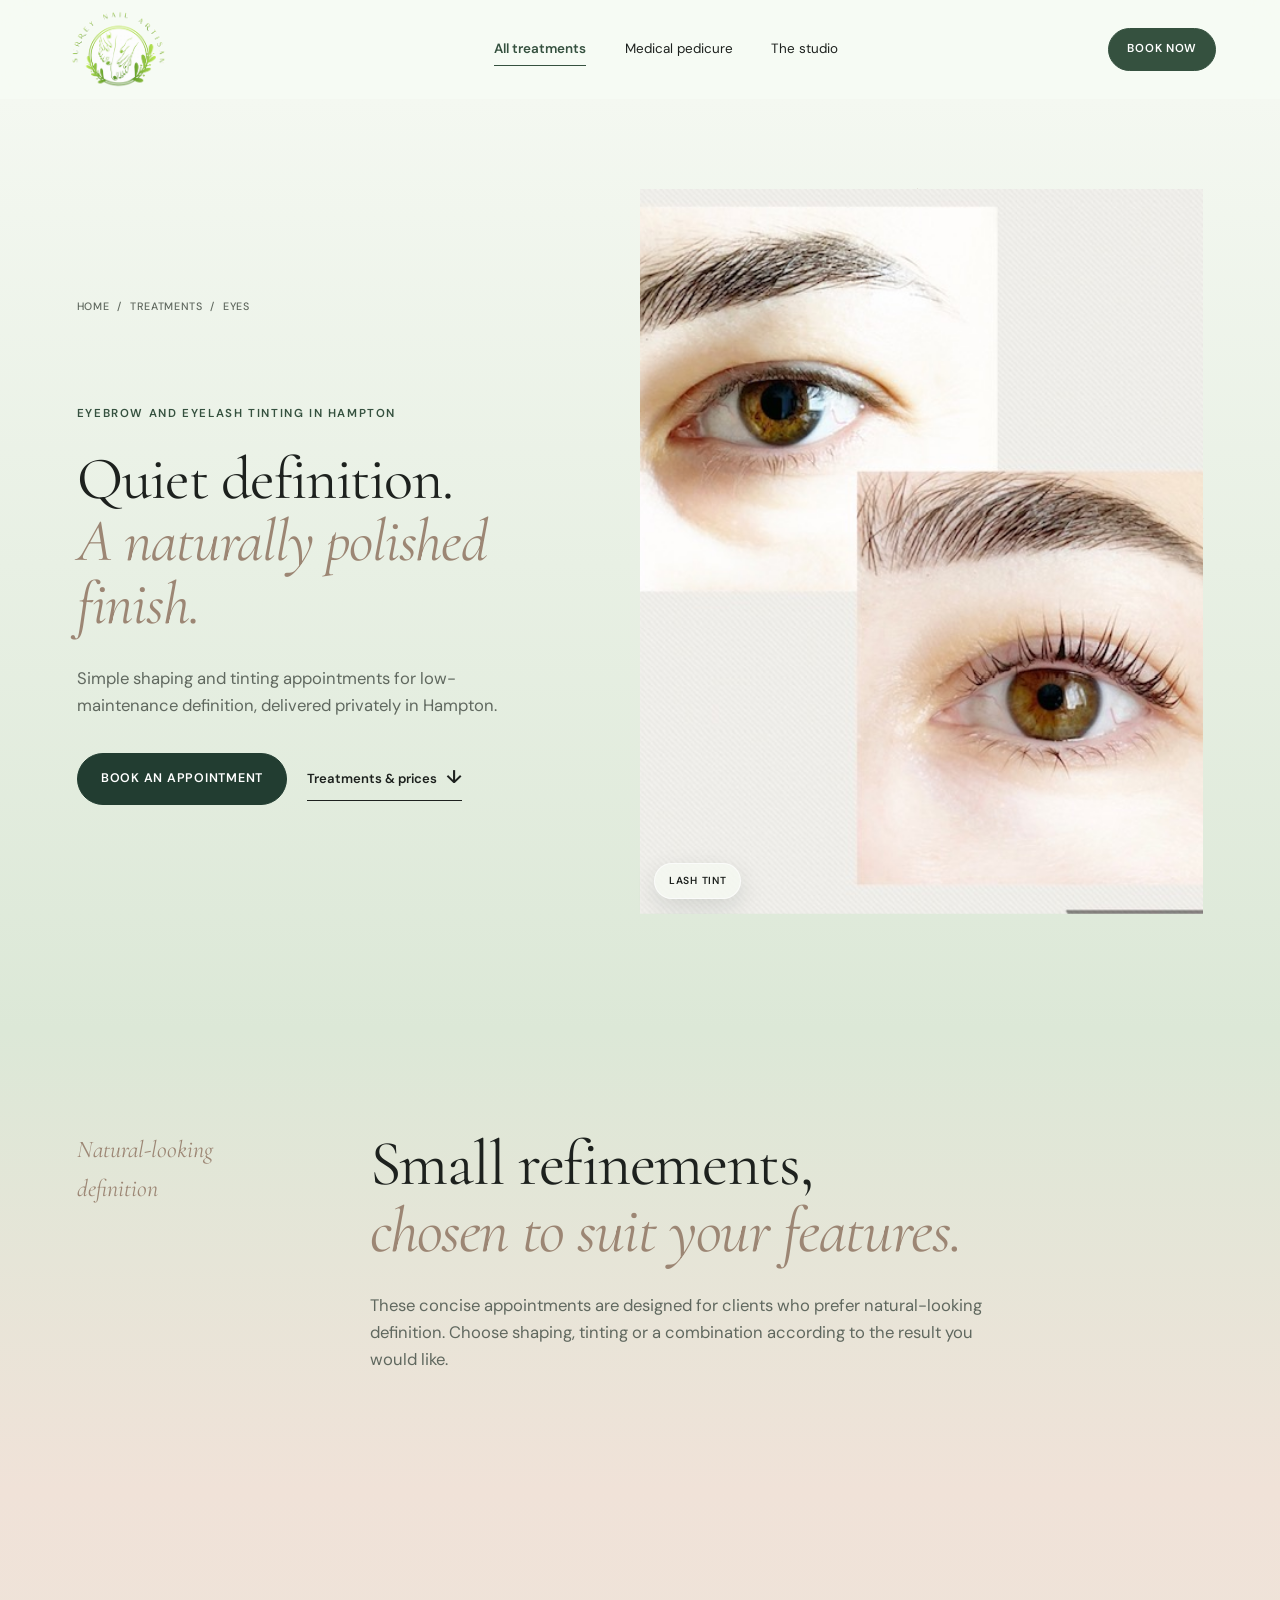
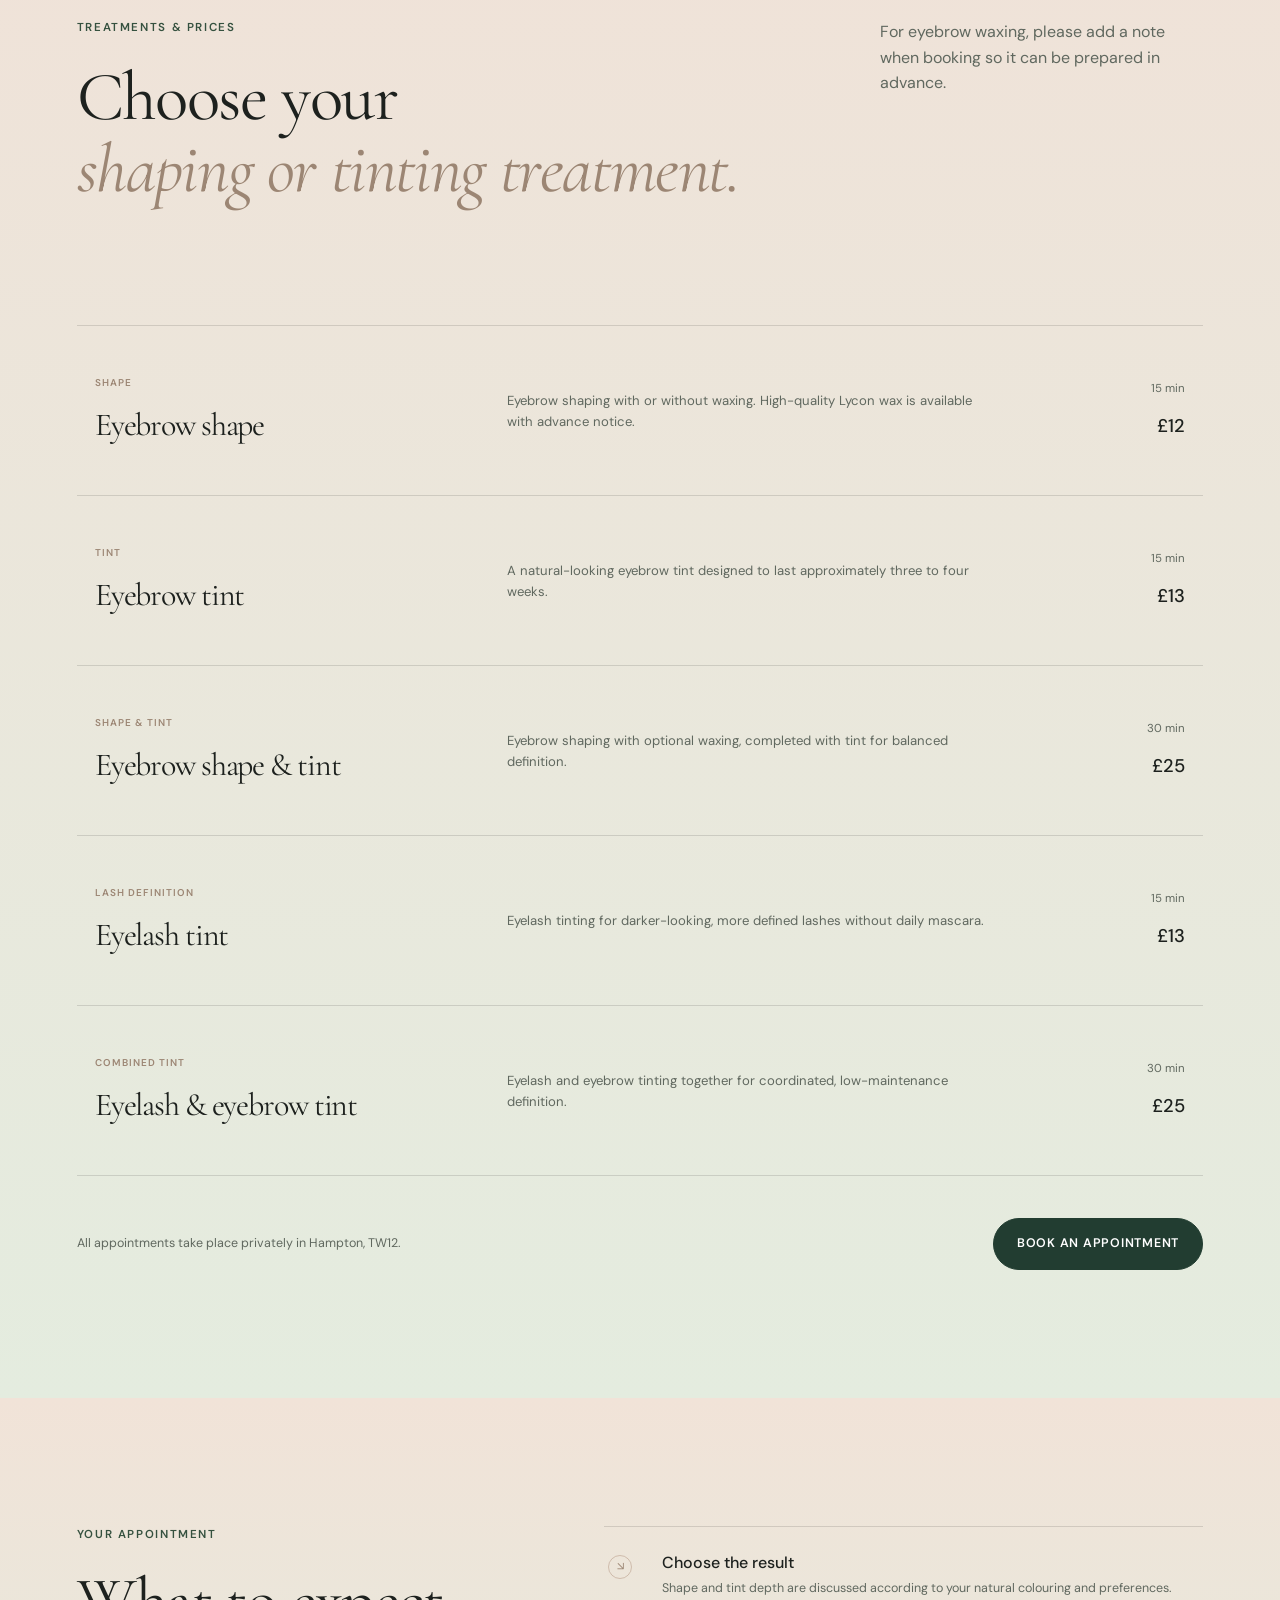
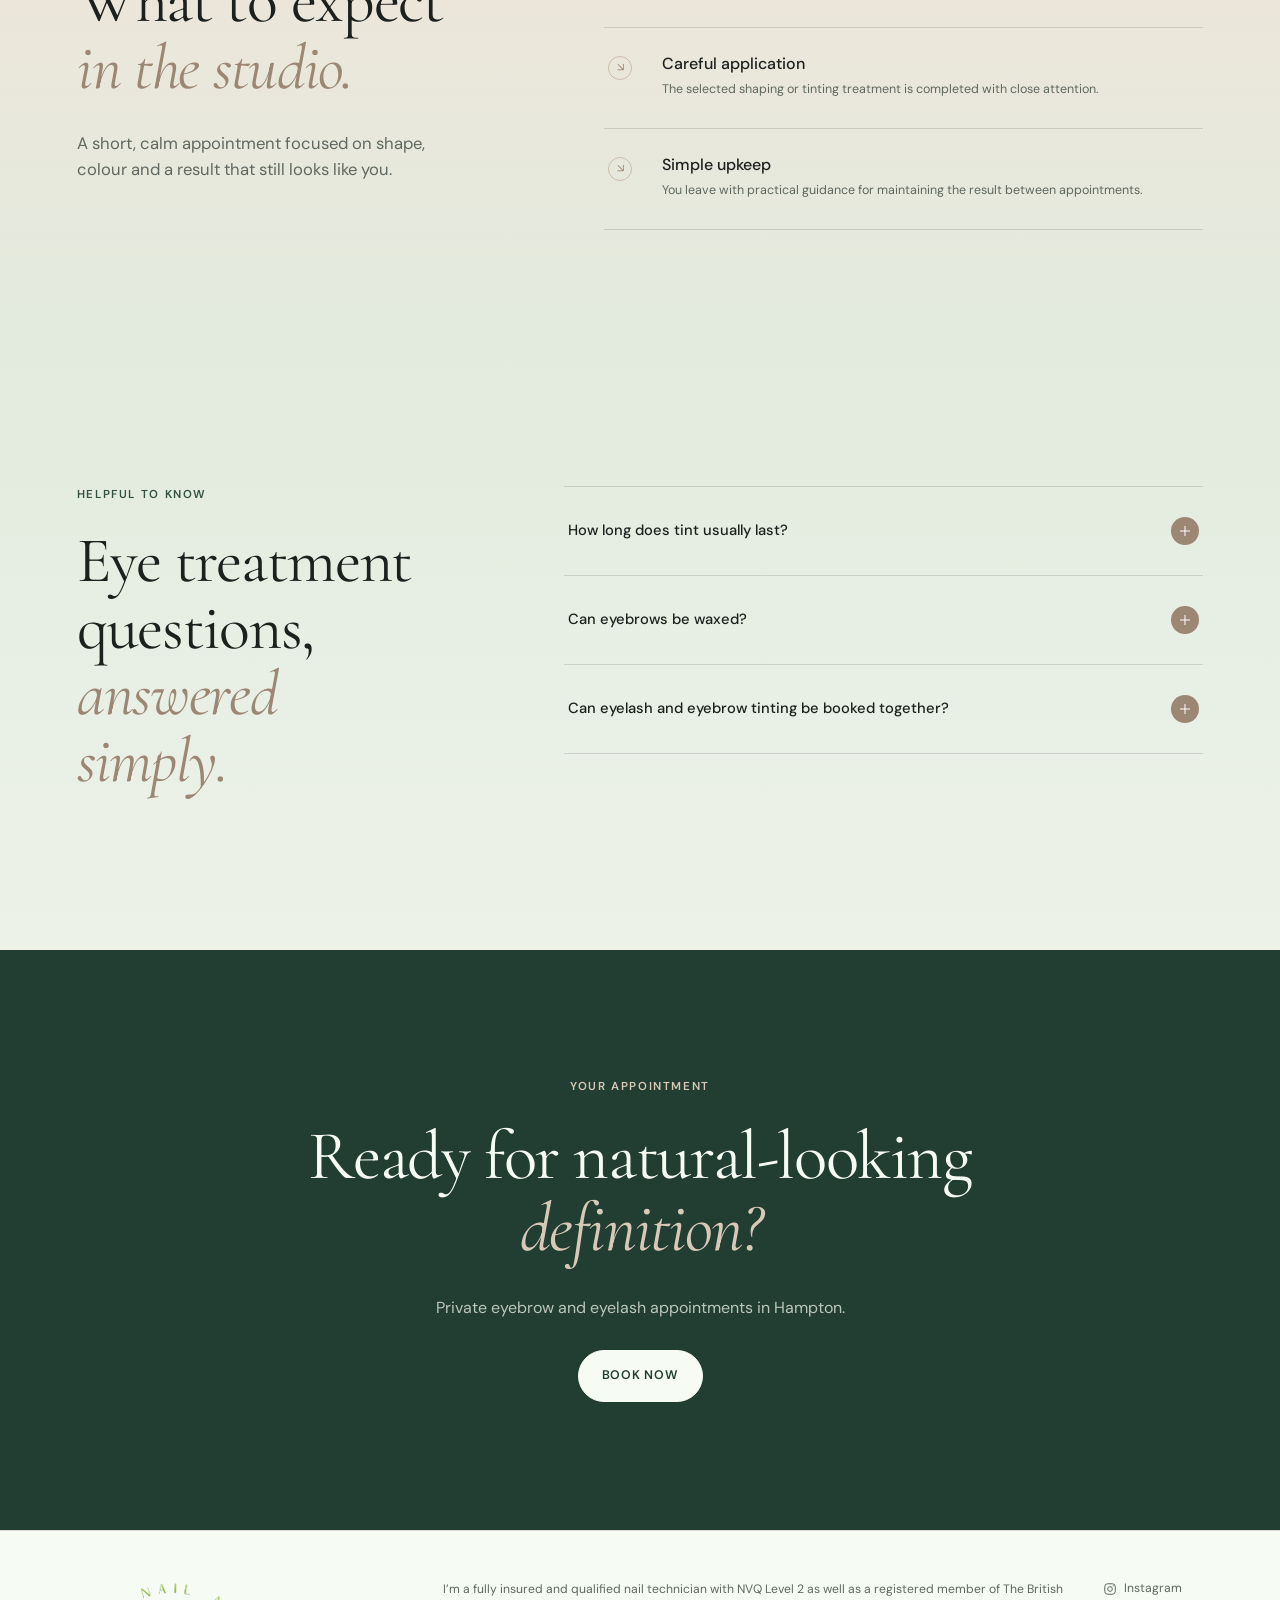
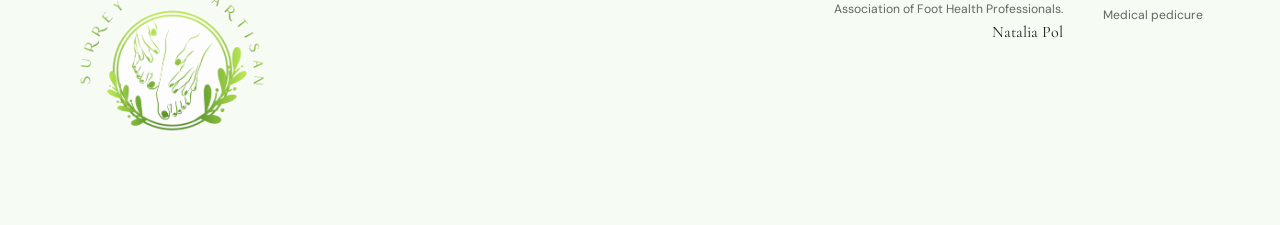
<file: public/eyelash-eyebrows.html>
<!doctype html>
<html lang="en">
  <head>
    <meta charset="UTF-8">
    <meta name="viewport" content="width=device-width, initial-scale=1">
    <meta name="description" content="Private eyebrow shaping, eyebrow tinting and eyelash tinting appointments in Hampton, Surrey.">
    <meta name="robots" content="index, follow">
    <link rel="canonical" href="https://www.surreynailartisan.co.uk/eyelash-eyebrows">
    <meta property="og:title" content="Eyebrow &amp; Eyelash Treatments in Hampton | Surrey Nail Artisan">
    <meta property="og:description" content="Private eyebrow shaping, eyebrow tinting and eyelash tinting appointments in Hampton, Surrey.">
    <meta property="og:type" content="website">
    <meta property="og:url" content="https://www.surreynailartisan.co.uk/eyelash-eyebrows">
    <meta property="og:image" content="https://www.surreynailartisan.co.uk/assets/eyes-lash-tint.jpg">
    <meta property="og:site_name" content="Surrey Nail Artisan">
    <meta name="twitter:card" content="summary_large_image">
    <meta name="twitter:title" content="Eyebrow &amp; Eyelash Treatments in Hampton | Surrey Nail Artisan">
    <meta name="twitter:description" content="Private eyebrow shaping, eyebrow tinting and eyelash tinting appointments in Hampton, Surrey.">
    <meta name="twitter:image" content="https://www.surreynailartisan.co.uk/assets/eyes-lash-tint.jpg">
    <title>Eyebrow &amp; Eyelash Treatments in Hampton | Surrey Nail Artisan</title>
    <link rel="icon" type="image/png" href="assets/surrey-nail-artisan-logo.png">
    <link rel="apple-touch-icon" href="assets/surrey-nail-artisan-logo.png">
    <link rel="preconnect" href="https://fonts.googleapis.com">
    <link rel="preconnect" href="https://fonts.gstatic.com" crossorigin>
    <link href="https://fonts.googleapis.com/css2?family=Cormorant+Garamond:ital,wght@0,400;1,400&family=DM+Sans:wght@400;500;600&display=swap" rel="stylesheet">
    <link rel="stylesheet" href="styles.css">
    <script src="tracking.js"></script>
    <script src="script.js" defer></script>
    <script type="application/ld+json">{
      "@context": "https://schema.org",
      "@type": "Service",
      "name": "Eyebrow and eyelash treatments",
      "description": "Private eyebrow shaping, eyebrow tinting and eyelash tinting appointments in Hampton, Surrey.",
      "url": "https://www.surreynailartisan.co.uk/eyelash-eyebrows",
      "image": "https://www.surreynailartisan.co.uk/assets/eyes-lash-tint.jpg",
      "areaServed": {
            "@type": "Place",
            "name": "Hampton, Surrey"
      },
      "provider": {
            "@type": "BeautySalon",
            "name": "Surrey Nail Artisan",
            "address": {
                  "@type": "PostalAddress",
                  "streetAddress": "Gander Green Crescent",
                  "addressLocality": "Hampton",
                  "postalCode": "TW12 2FA",
                  "addressCountry": "GB"
            }
      },
      "hasOfferCatalog": {
            "@type": "OfferCatalog",
            "name": "Eyebrow and eyelash treatments appointments",
            "itemListElement": [
                  {
                        "@type": "Offer",
                        "price": "12",
                        "priceCurrency": "GBP",
                        "itemOffered": {
                              "@type": "Service",
                              "name": "Eyebrow shape",
                              "duration": "PT15M"
                        }
                  },
                  {
                        "@type": "Offer",
                        "price": "13",
                        "priceCurrency": "GBP",
                        "itemOffered": {
                              "@type": "Service",
                              "name": "Eyebrow tint",
                              "duration": "PT15M"
                        }
                  },
                  {
                        "@type": "Offer",
                        "price": "25",
                        "priceCurrency": "GBP",
                        "itemOffered": {
                              "@type": "Service",
                              "name": "Eyebrow shape & tint",
                              "duration": "PT30M"
                        }
                  },
                  {
                        "@type": "Offer",
                        "price": "13",
                        "priceCurrency": "GBP",
                        "itemOffered": {
                              "@type": "Service",
                              "name": "Eyelash tint",
                              "duration": "PT15M"
                        }
                  },
                  {
                        "@type": "Offer",
                        "price": "25",
                        "priceCurrency": "GBP",
                        "itemOffered": {
                              "@type": "Service",
                              "name": "Eyelash & eyebrow tint",
                              "duration": "PT30M"
                        }
                  }
            ]
      }
}</script>
  </head>
  <body class="treatment-detail-page">
    <a class="skip-link" href="#main">Skip to content</a>

    <header class="site-header" data-header>
      <a class="brand" href="index.html" aria-label="Surrey Nail Artisan home">
        <img src="assets/surrey-nail-artisan-logo.png" alt="Surrey Nail Artisan">
      </a>
      <nav class="desktop-nav" aria-label="Main navigation">
        <a class="nav-highlight" href="index.html#services" aria-current="page">All treatments</a>
        <a href="medical-pedicure.html">Medical pedicure</a>
        <a href="index.html#private-studio">The studio</a>
      </nav>
      <div class="header-actions">
        <a class="button button-small" href="https://book.gettimely.com/richmondbeautytherapist/book/embed?location=288017&amp;staff=665857&amp;client-login=true">Book now</a>
        <button class="menu-toggle" type="button" aria-expanded="false" aria-controls="mobile-menu" aria-label="Open menu">
          <span></span><span></span>
        </button>
      </div>
      <nav class="mobile-menu" id="mobile-menu" aria-label="Mobile navigation" hidden>
        <a href="index.html#services">All treatments</a>
        <a href="medical-pedicure.html">Medical pedicure</a>
        <a href="index.html#private-studio">The studio</a>
        <a href="https://book.gettimely.com/richmondbeautytherapist/book/embed?location=288017&amp;staff=665857&amp;client-login=true">Book an appointment</a>
      </nav>
    </header>

    <main id="main">
      <section class="treatment-hero" aria-labelledby="eyelash-eyebrows-title">
        <div class="treatment-hero-copy">
          <nav class="breadcrumbs" aria-label="Breadcrumb">
            <a href="index.html">Home</a><span aria-hidden="true">/</span><a href="index.html#services">Treatments</a><span aria-hidden="true">/</span><span aria-current="page">Eyes</span>
          </nav>
          <p class="eyebrow">Eyebrow and eyelash tinting in Hampton</p>
          <h1 id="eyelash-eyebrows-title">Quiet definition.<br><em>A naturally polished finish.</em></h1>
          <p class="lead">Simple shaping and tinting appointments for low-maintenance definition, delivered privately in Hampton.</p>
          <div class="button-row">
            <a class="button button-dark" href="https://book.gettimely.com/richmondbeautytherapist/book/embed?location=288017&amp;staff=665857&amp;client-login=true">Book an appointment</a>
            <a class="text-link" href="#treatments-prices">Treatments &amp; prices <span aria-hidden="true">↓</span></a>
          </div>
        </div>
        <figure class="treatment-hero-media" data-source-page="https://www.surreynailartisan.co.uk/procedure/eyelash-tint">
          <img src="assets/eyes-lash-tint.jpg" alt="Natural eyelash and eyebrow definition at Surrey Nail Artisan">
          <figcaption>Lash tint</figcaption>
        </figure>
      </section>

      <section class="treatment-intro section-pad" aria-labelledby="eyelash-eyebrows-intro-title">
        <p class="script-label">Natural-looking definition</p>
        <div>
          <h2 id="eyelash-eyebrows-intro-title">Small refinements,<br><em>chosen to suit your features.</em></h2>
          <p class="lead">These concise appointments are designed for clients who prefer natural-looking definition. Choose shaping, tinting or a combination according to the result you would like.</p>
        </div>
      </section>

      <section class="category-menu section-pad" id="treatments-prices" aria-labelledby="eyelash-eyebrows-prices-title">
        <div class="section-heading treatment-section-heading">
          <div>
            <p class="eyebrow">Treatments &amp; prices</p>
            <h2 id="eyelash-eyebrows-prices-title">Choose your<br><em>shaping or tinting treatment.</em></h2>
          </div>
          <p>For eyebrow waxing, please add a note when booking so it can be prepared in advance.</p>
        </div>
        <div class="category-treatment-list">
          <article class="category-treatment-card">
            <div class="category-treatment-heading">
              <p class="card-label">Shape</p>
              <h3>Eyebrow shape</h3>
              
            </div>
            <p>Eyebrow shaping with or without waxing. High-quality Lycon wax is available with advance notice.</p>
            <div class="category-treatment-meta"><span>15 min</span><strong>£12</strong></div>
          </article>
          <article class="category-treatment-card">
            <div class="category-treatment-heading">
              <p class="card-label">Tint</p>
              <h3>Eyebrow tint</h3>
              
            </div>
            <p>A natural-looking eyebrow tint designed to last approximately three to four weeks.</p>
            <div class="category-treatment-meta"><span>15 min</span><strong>£13</strong></div>
          </article>
          <article class="category-treatment-card">
            <div class="category-treatment-heading">
              <p class="card-label">Shape &amp; tint</p>
              <h3>Eyebrow shape &amp; tint</h3>
              
            </div>
            <p>Eyebrow shaping with optional waxing, completed with tint for balanced definition.</p>
            <div class="category-treatment-meta"><span>30 min</span><strong>£25</strong></div>
          </article>
          <article class="category-treatment-card">
            <div class="category-treatment-heading">
              <p class="card-label">Lash definition</p>
              <h3>Eyelash tint</h3>
              
            </div>
            <p>Eyelash tinting for darker-looking, more defined lashes without daily mascara.</p>
            <div class="category-treatment-meta"><span>15 min</span><strong>£13</strong></div>
          </article>
          <article class="category-treatment-card">
            <div class="category-treatment-heading">
              <p class="card-label">Combined tint</p>
              <h3>Eyelash &amp; eyebrow tint</h3>
              
            </div>
            <p>Eyelash and eyebrow tinting together for coordinated, low-maintenance definition.</p>
            <div class="category-treatment-meta"><span>30 min</span><strong>£25</strong></div>
          </article>
        </div>
        <div class="category-menu-cta">
          <p>All appointments take place privately in Hampton, TW12.</p>
          <a class="button button-dark" href="https://book.gettimely.com/richmondbeautytherapist/book/embed?location=288017&amp;staff=665857&amp;client-login=true">Book an appointment</a>
        </div>
      </section>



      <section class="treatment-experience section-pad" aria-labelledby="eyelash-eyebrows-experience-title">
        <div>
          <p class="eyebrow">Your appointment</p>
          <h2 id="eyelash-eyebrows-experience-title">What to expect<br><em>in the studio.</em></h2>
          <p class="lead">A short, calm appointment focused on shape, colour and a result that still looks like you.</p>
        </div>
        <ol class="treatment-experience-steps">
          <li>
            <span class="step-icon" aria-hidden="true"></span>
            <div><h3>Choose the result</h3><p>Shape and tint depth are discussed according to your natural colouring and preferences.</p></div>
          </li>
          <li>
            <span class="step-icon" aria-hidden="true"></span>
            <div><h3>Careful application</h3><p>The selected shaping or tinting treatment is completed with close attention.</p></div>
          </li>
          <li>
            <span class="step-icon" aria-hidden="true"></span>
            <div><h3>Simple upkeep</h3><p>You leave with practical guidance for maintaining the result between appointments.</p></div>
          </li>
        </ol>
      </section>

      <section class="treatment-faq section-pad" aria-labelledby="eyelash-eyebrows-faq-title">
        <div class="treatment-faq-heading">
          <p class="eyebrow">Helpful to know</p>
          <h2 id="eyelash-eyebrows-faq-title">Eye treatment questions,<br><em>answered simply.</em></h2>
        </div>
        <div class="treatment-faq-list">
          <details>
            <summary>How long does tint usually last?<span aria-hidden="true"></span></summary>
            <p>The original treatment guidance states approximately three to four weeks, although this varies by client and aftercare.</p>
          </details>
          <details>
            <summary>Can eyebrows be waxed?<span aria-hidden="true"></span></summary>
            <p>Yes. High-quality Lycon wax is available. Please note this in advance when booking.</p>
          </details>
          <details>
            <summary>Can eyelash and eyebrow tinting be booked together?<span aria-hidden="true"></span></summary>
            <p>Yes. Choose the combined eyelash and eyebrow tint appointment.</p>
          </details>
        </div>
      </section>

      <section class="booking-panel section-pad">
        <p class="eyebrow">Your appointment</p>
        <h2>Ready for natural-looking<br><em>definition?</em></h2>
        <p>Private eyebrow and eyelash appointments in Hampton.</p>
        <a class="button button-light" href="https://book.gettimely.com/richmondbeautytherapist/book/embed?location=288017&amp;staff=665857&amp;client-login=true">Book now</a>
      </section>
    </main>

    <footer class="site-footer home-footer">
      <a class="footer-brand" href="index.html" aria-label="Surrey Nail Artisan home">
        <img src="assets/surrey-nail-artisan-logo.png" alt="Surrey Nail Artisan">
      </a>
      <div class="footer-credentials">
        <p>I&rsquo;m a fully insured and qualified nail technician with NVQ Level 2 as well as a registered member of The British Association of Foot Health Professionals.</p>
        <p class="footer-signature">Natalia Pol</p>
      </div>
      <div class="footer-links">
        <a class="instagram-link" href="https://www.instagram.com/surreynailartisan/">
          <svg class="instagram-icon" viewBox="0 0 24 24" aria-hidden="true" focusable="false">
            <rect x="3" y="3" width="18" height="18" rx="5"></rect>
            <circle cx="12" cy="12" r="4"></circle>
            <circle class="instagram-icon-dot" cx="17.5" cy="6.5" r="1"></circle>
          </svg>
          <span>Instagram</span>
        </a>
        <a href="medical-pedicure.html">Medical pedicure</a>
      </div>
    </footer>

    <div class="mobile-book" aria-label="Quick booking">
      <span>Private appointments in Hampton</span>
      <a href="https://book.gettimely.com/richmondbeautytherapist/book/embed?location=288017&amp;staff=665857&amp;client-login=true">Book now</a>
    </div>
  </body>
</html>
</file>
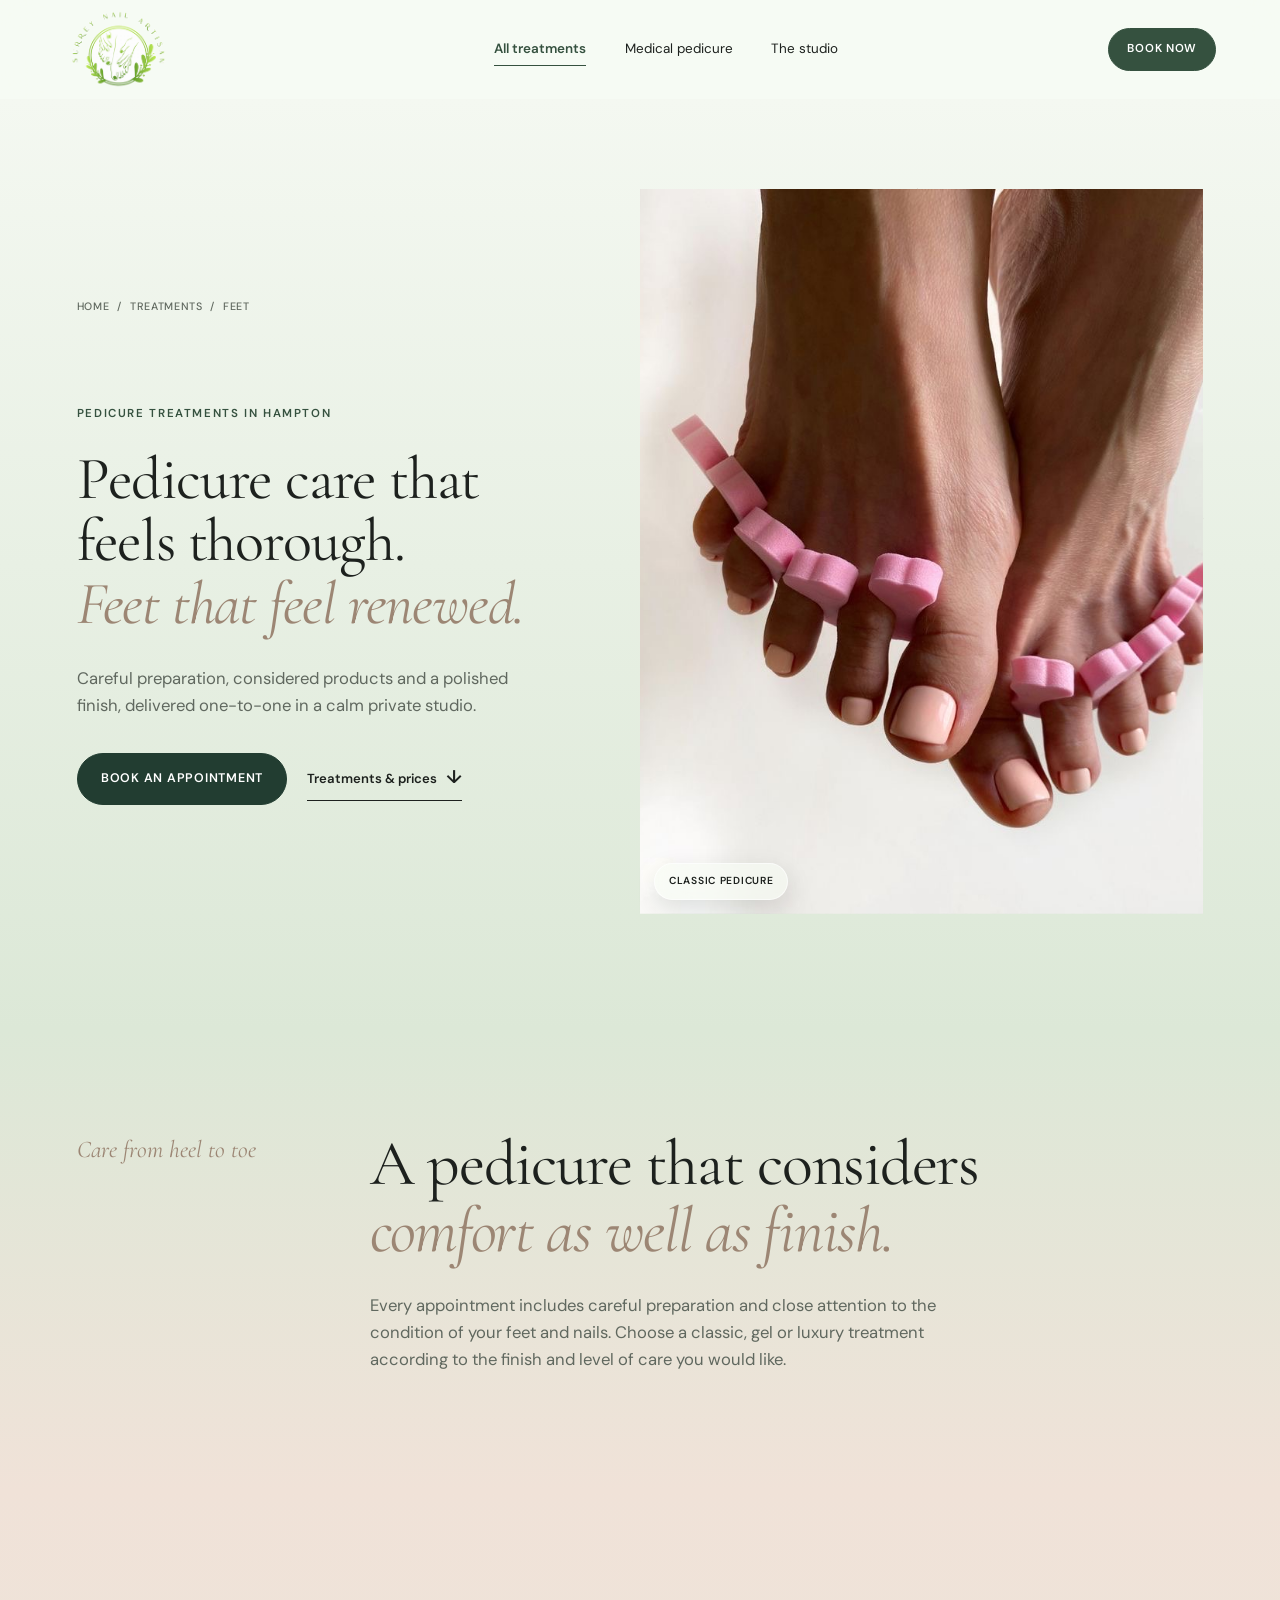
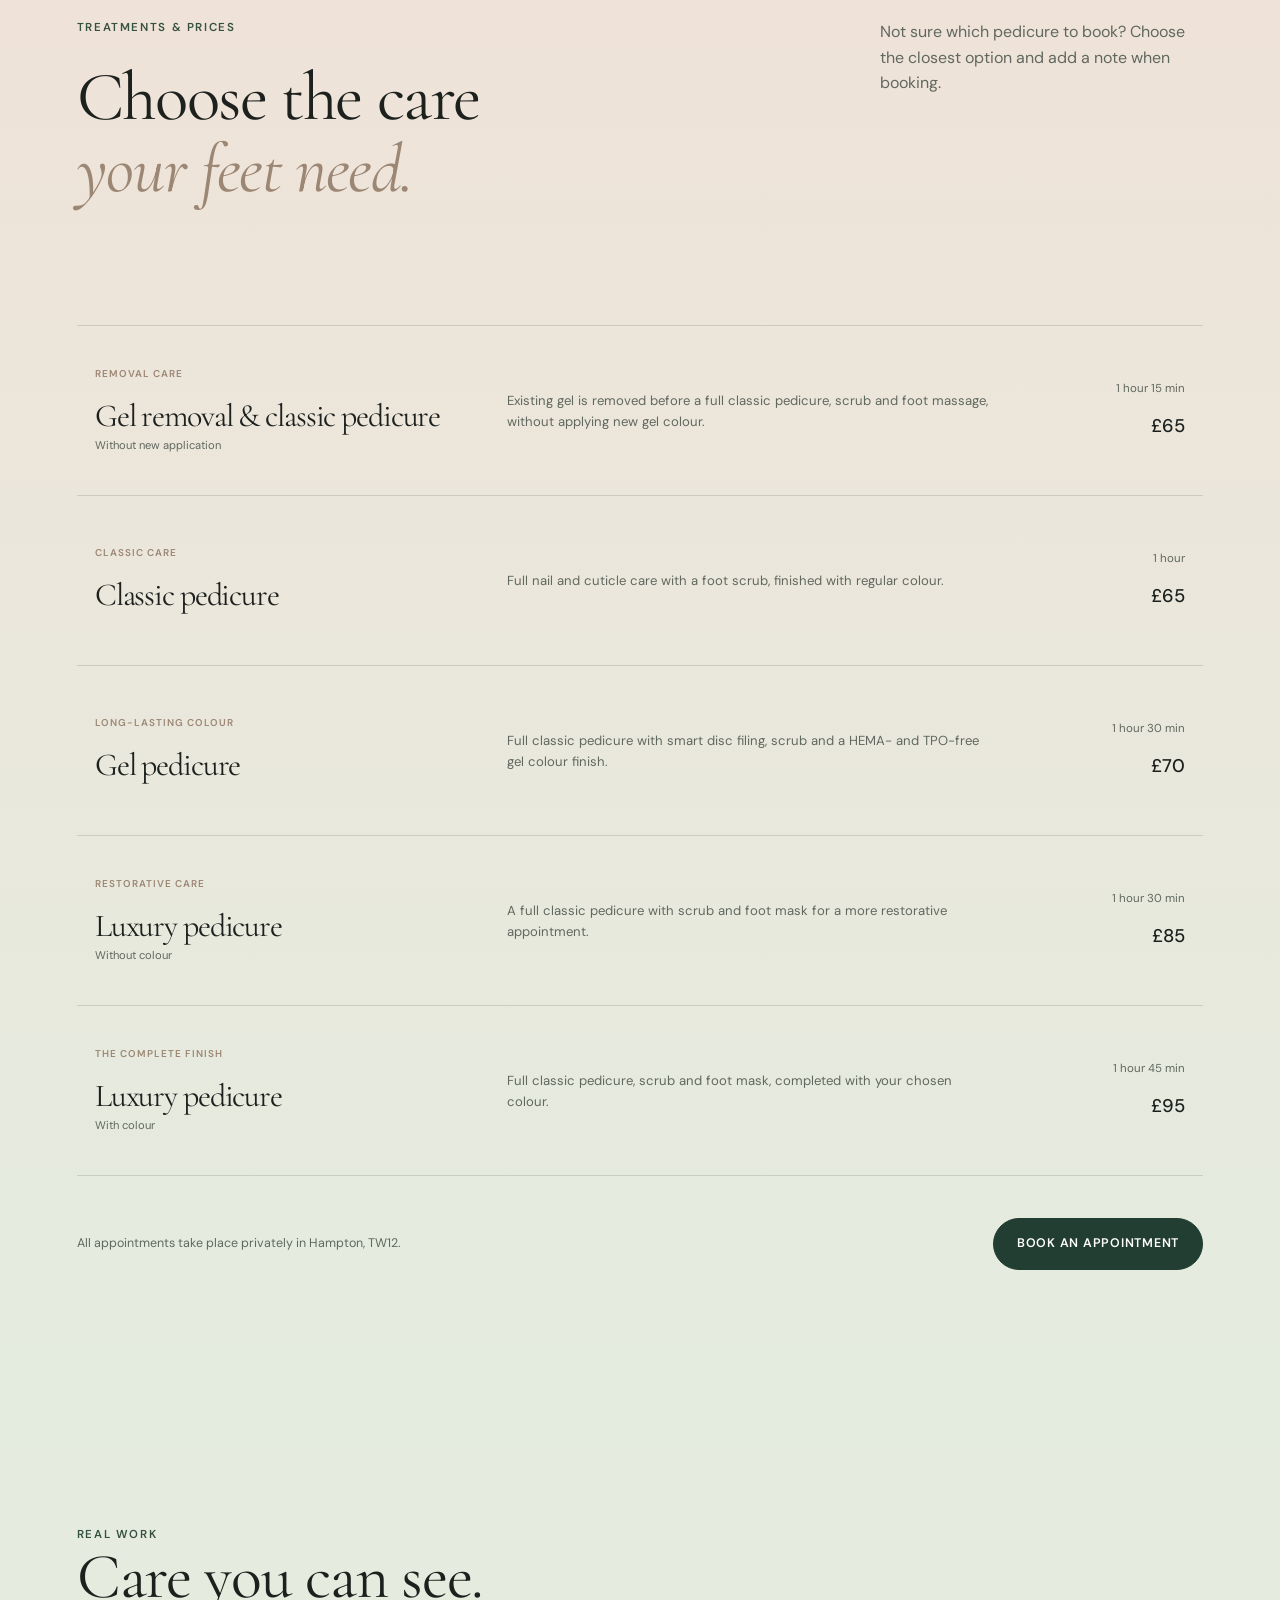
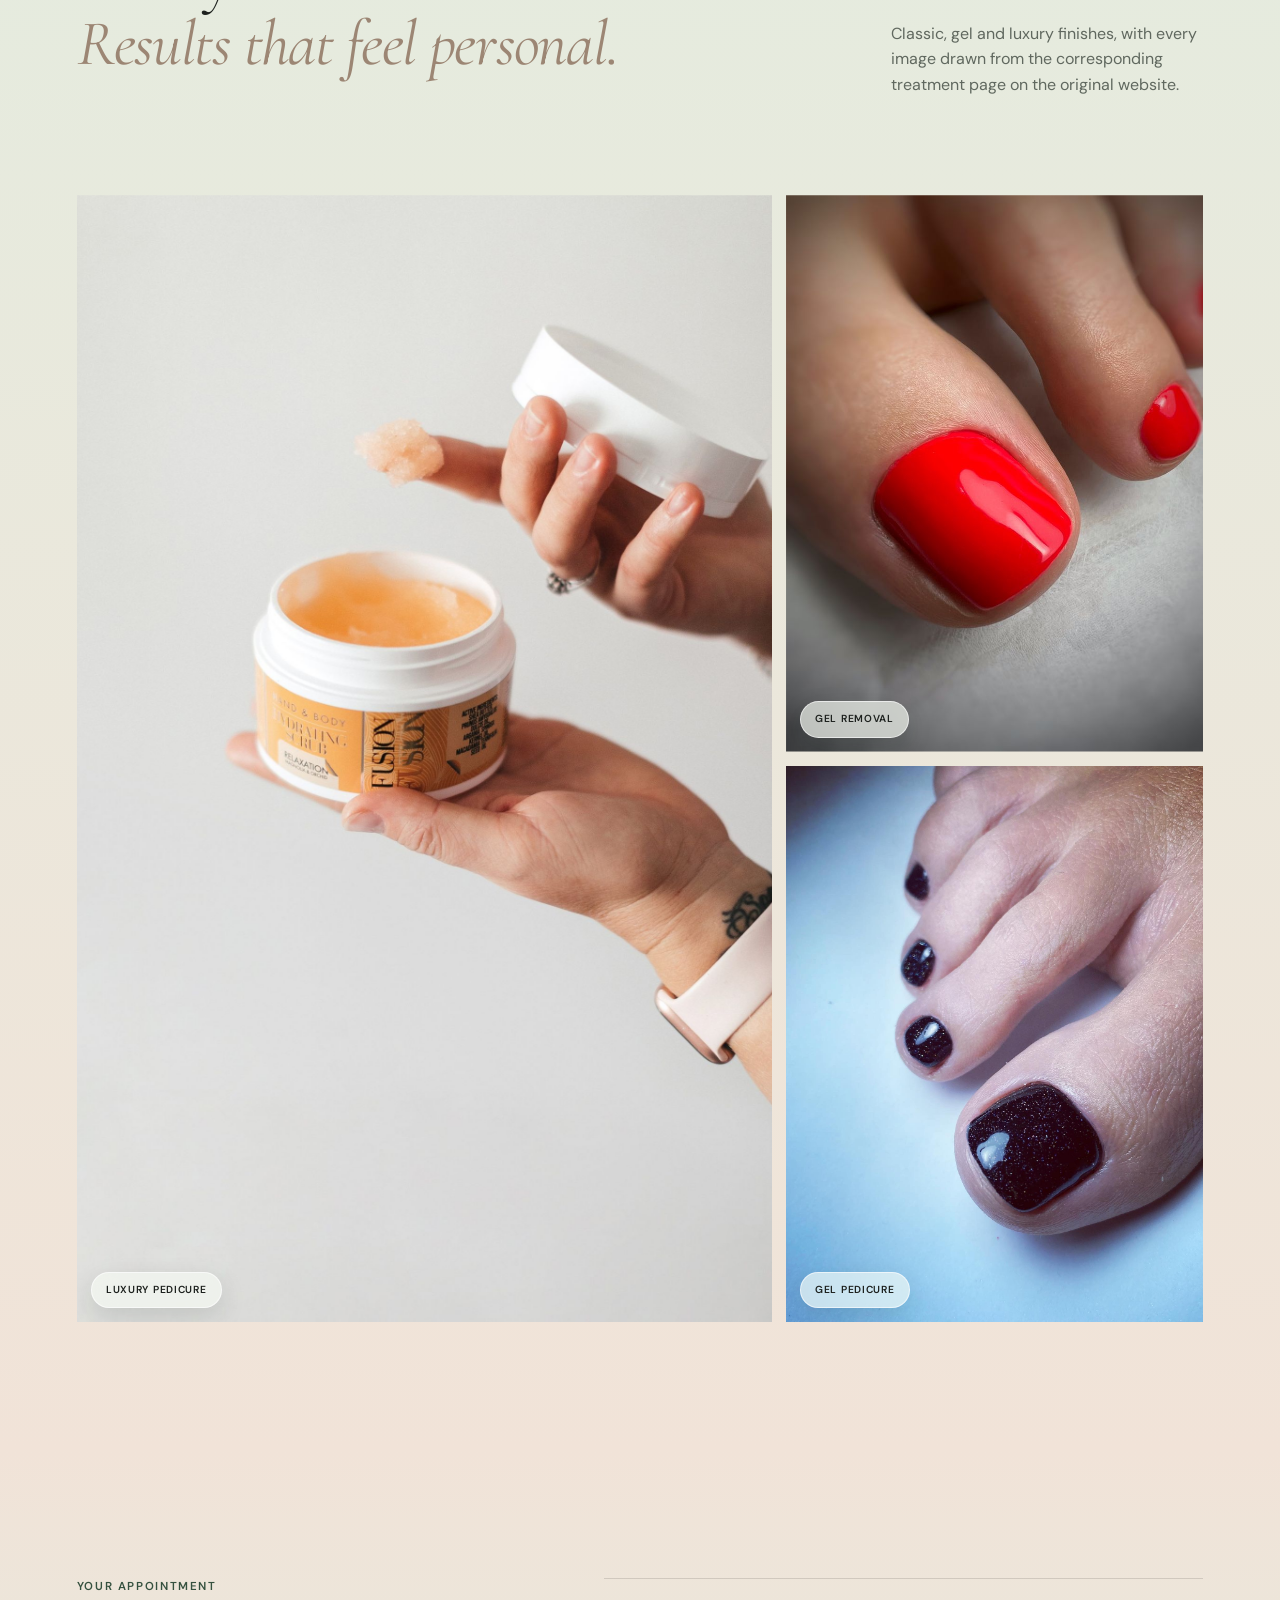
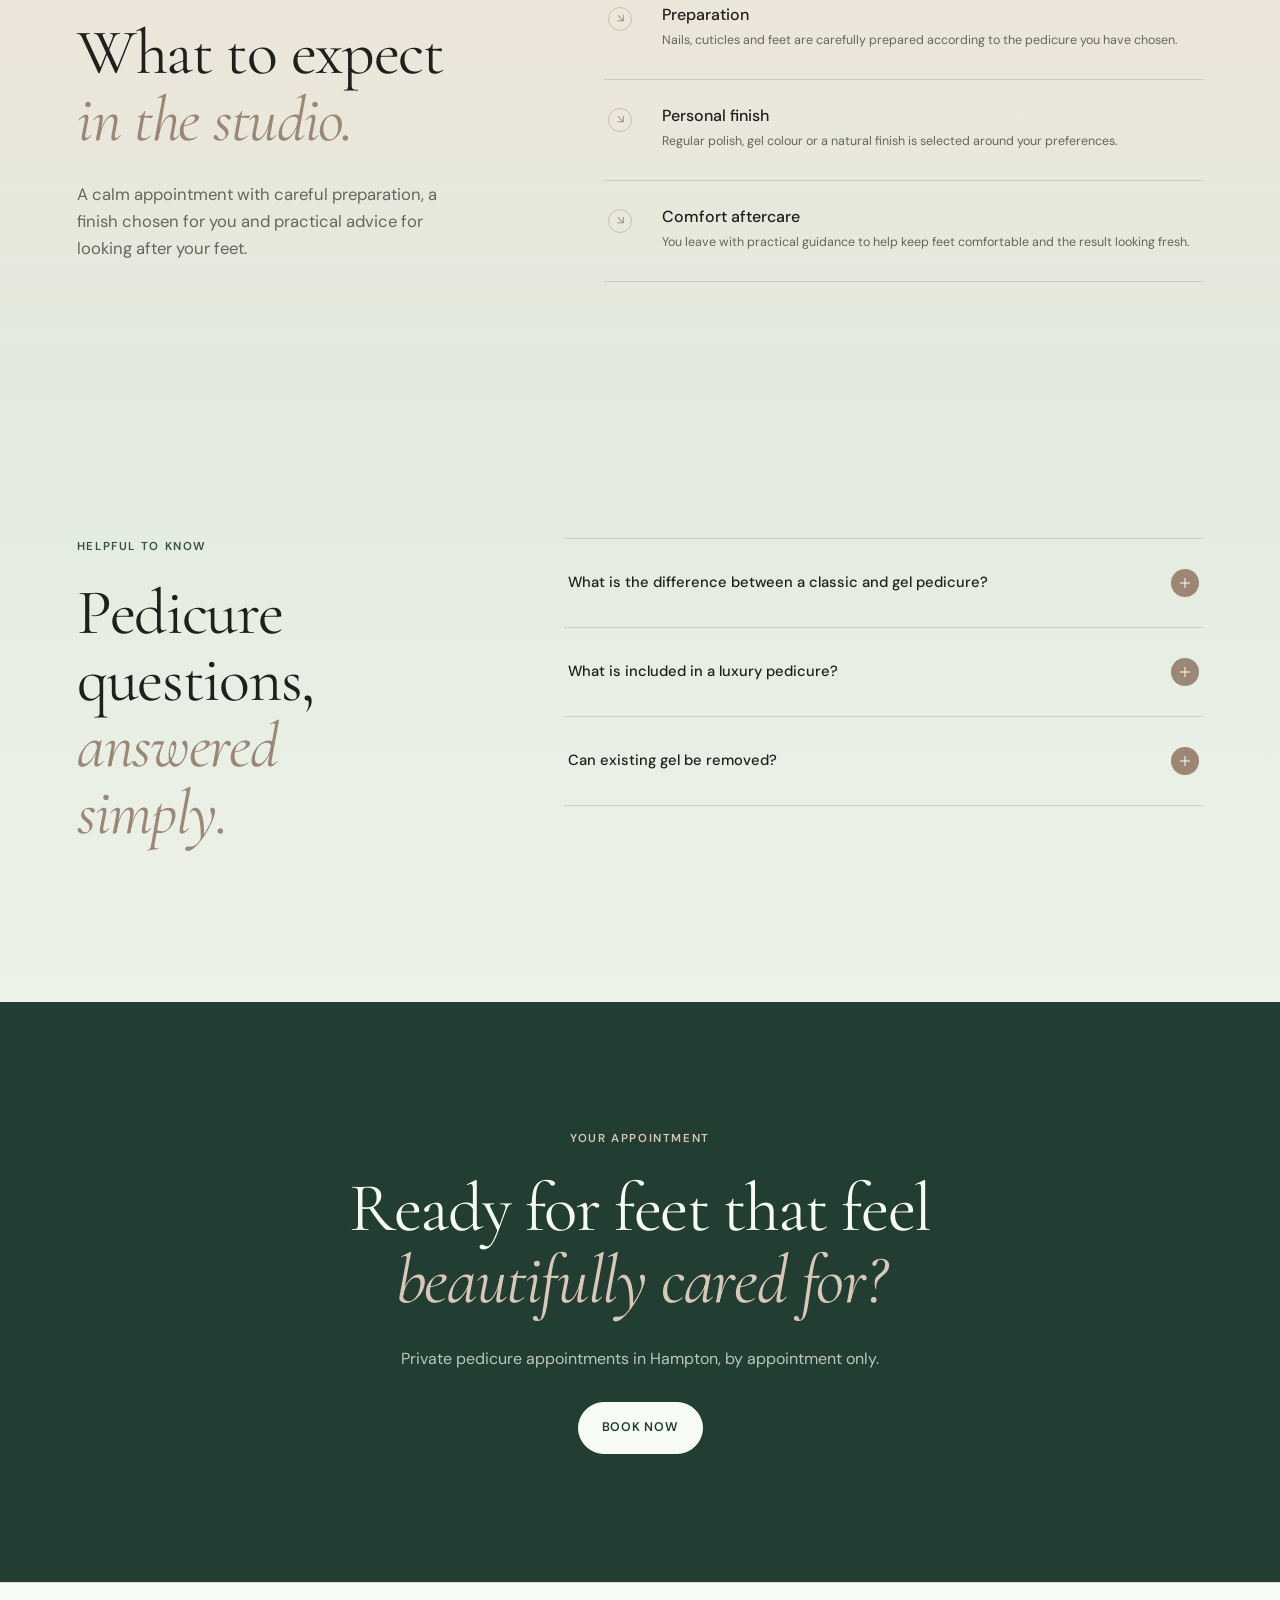
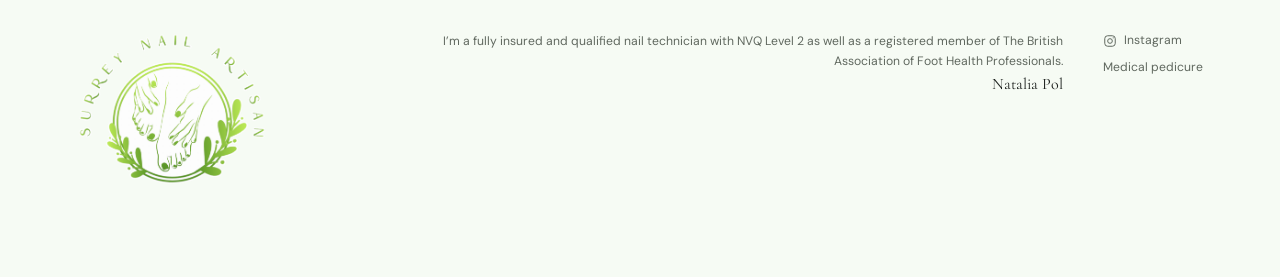
<file: public/feet-treatment.html>
<!doctype html>
<html lang="en">
  <head>
    <meta charset="UTF-8">
    <meta name="viewport" content="width=device-width, initial-scale=1">
    <meta name="description" content="Private classic, gel and luxury pedicure treatments in Hampton, Surrey, with careful preparation and one-to-one attention.">
    <meta name="robots" content="index, follow">
    <link rel="canonical" href="https://www.surreynailartisan.co.uk/feet-treatment">
    <meta property="og:title" content="Pedicure Treatments in Hampton | Surrey Nail Artisan">
    <meta property="og:description" content="Private classic, gel and luxury pedicure treatments in Hampton, Surrey, with careful preparation and one-to-one attention.">
    <meta property="og:type" content="website">
    <meta property="og:url" content="https://www.surreynailartisan.co.uk/feet-treatment">
    <meta property="og:image" content="https://www.surreynailartisan.co.uk/assets/feet-classic-pedicure.jpg">
    <meta property="og:site_name" content="Surrey Nail Artisan">
    <meta name="twitter:card" content="summary_large_image">
    <meta name="twitter:title" content="Pedicure Treatments in Hampton | Surrey Nail Artisan">
    <meta name="twitter:description" content="Private classic, gel and luxury pedicure treatments in Hampton, Surrey, with careful preparation and one-to-one attention.">
    <meta name="twitter:image" content="https://www.surreynailartisan.co.uk/assets/feet-classic-pedicure.jpg">
    <title>Pedicure Treatments in Hampton | Surrey Nail Artisan</title>
    <link rel="icon" type="image/png" href="assets/surrey-nail-artisan-logo.png">
    <link rel="apple-touch-icon" href="assets/surrey-nail-artisan-logo.png">
    <link rel="preconnect" href="https://fonts.googleapis.com">
    <link rel="preconnect" href="https://fonts.gstatic.com" crossorigin>
    <link href="https://fonts.googleapis.com/css2?family=Cormorant+Garamond:ital,wght@0,400;1,400&family=DM+Sans:wght@400;500;600&display=swap" rel="stylesheet">
    <link rel="stylesheet" href="styles.css">
    <script src="tracking.js"></script>
    <script src="script.js" defer></script>
    <script type="application/ld+json">{
      "@context": "https://schema.org",
      "@type": "Service",
      "name": "Pedicure and feet treatments",
      "description": "Private one-to-one classic, gel and luxury pedicure treatments in Hampton, Surrey.",
      "url": "https://www.surreynailartisan.co.uk/feet-treatment",
      "image": "https://www.surreynailartisan.co.uk/assets/feet-classic-pedicure.jpg",
      "areaServed": {
            "@type": "Place",
            "name": "Hampton, Surrey"
      },
      "provider": {
            "@type": "BeautySalon",
            "name": "Surrey Nail Artisan",
            "address": {
                  "@type": "PostalAddress",
                  "streetAddress": "Gander Green Crescent",
                  "addressLocality": "Hampton",
                  "postalCode": "TW12 2FA",
                  "addressCountry": "GB"
            }
      },
      "hasOfferCatalog": {
            "@type": "OfferCatalog",
            "name": "Pedicure and feet treatments appointments",
            "itemListElement": [
                  {
                        "@type": "Offer",
                        "price": "65",
                        "priceCurrency": "GBP",
                        "itemOffered": {
                              "@type": "Service",
                              "name": "Gel removal & classic pedicure",
                              "duration": "PT1H15M"
                        }
                  },
                  {
                        "@type": "Offer",
                        "price": "65",
                        "priceCurrency": "GBP",
                        "itemOffered": {
                              "@type": "Service",
                              "name": "Classic pedicure",
                              "duration": "PT1H"
                        }
                  },
                  {
                        "@type": "Offer",
                        "price": "70",
                        "priceCurrency": "GBP",
                        "itemOffered": {
                              "@type": "Service",
                              "name": "Gel pedicure",
                              "duration": "PT1H30M"
                        }
                  },
                  {
                        "@type": "Offer",
                        "price": "85",
                        "priceCurrency": "GBP",
                        "itemOffered": {
                              "@type": "Service",
                              "name": "Luxury pedicure",
                              "duration": "PT1H30M"
                        }
                  },
                  {
                        "@type": "Offer",
                        "price": "95",
                        "priceCurrency": "GBP",
                        "itemOffered": {
                              "@type": "Service",
                              "name": "Luxury pedicure",
                              "duration": "PT1H45M"
                        }
                  }
            ]
      }
}</script>
  </head>
  <body class="treatment-detail-page">
    <a class="skip-link" href="#main">Skip to content</a>

    <header class="site-header" data-header>
      <a class="brand" href="index.html" aria-label="Surrey Nail Artisan home">
        <img src="assets/surrey-nail-artisan-logo.png" alt="Surrey Nail Artisan">
      </a>
      <nav class="desktop-nav" aria-label="Main navigation">
        <a class="nav-highlight" href="index.html#services" aria-current="page">All treatments</a>
        <a href="medical-pedicure.html">Medical pedicure</a>
        <a href="index.html#private-studio">The studio</a>
      </nav>
      <div class="header-actions">
        <a class="button button-small" href="https://book.gettimely.com/richmondbeautytherapist/book/embed?location=288017&amp;staff=665857&amp;client-login=true">Book now</a>
        <button class="menu-toggle" type="button" aria-expanded="false" aria-controls="mobile-menu" aria-label="Open menu">
          <span></span><span></span>
        </button>
      </div>
      <nav class="mobile-menu" id="mobile-menu" aria-label="Mobile navigation" hidden>
        <a href="index.html#services">All treatments</a>
        <a href="medical-pedicure.html">Medical pedicure</a>
        <a href="index.html#private-studio">The studio</a>
        <a href="https://book.gettimely.com/richmondbeautytherapist/book/embed?location=288017&amp;staff=665857&amp;client-login=true">Book an appointment</a>
      </nav>
    </header>

    <main id="main">
      <section class="treatment-hero" aria-labelledby="feet-treatment-title">
        <div class="treatment-hero-copy">
          <nav class="breadcrumbs" aria-label="Breadcrumb">
            <a href="index.html">Home</a><span aria-hidden="true">/</span><a href="index.html#services">Treatments</a><span aria-hidden="true">/</span><span aria-current="page">Feet</span>
          </nav>
          <p class="eyebrow">Pedicure treatments in Hampton</p>
          <h1 id="feet-treatment-title">Pedicure care that feels thorough.<br><em>Feet that feel renewed.</em></h1>
          <p class="lead">Careful preparation, considered products and a polished finish, delivered one-to-one in a calm private studio.</p>
          <div class="button-row">
            <a class="button button-dark" href="https://book.gettimely.com/richmondbeautytherapist/book/embed?location=288017&amp;staff=665857&amp;client-login=true">Book an appointment</a>
            <a class="text-link" href="#treatments-prices">Treatments &amp; prices <span aria-hidden="true">↓</span></a>
          </div>
        </div>
        <figure class="treatment-hero-media" data-source-page="https://www.surreynailartisan.co.uk/procedure/classic-pedicure">
          <img src="assets/feet-classic-pedicure.jpg" alt="Classic pedicure result at Surrey Nail Artisan in Hampton">
          <figcaption>Classic pedicure</figcaption>
        </figure>
      </section>

      <section class="treatment-intro section-pad" aria-labelledby="feet-treatment-intro-title">
        <p class="script-label">Care from heel to toe</p>
        <div>
          <h2 id="feet-treatment-intro-title">A pedicure that considers<br><em>comfort as well as finish.</em></h2>
          <p class="lead">Every appointment includes careful preparation and close attention to the condition of your feet and nails. Choose a classic, gel or luxury treatment according to the finish and level of care you would like.</p>
        </div>
      </section>

      <section class="category-menu section-pad" id="treatments-prices" aria-labelledby="feet-treatment-prices-title">
        <div class="section-heading treatment-section-heading">
          <div>
            <p class="eyebrow">Treatments &amp; prices</p>
            <h2 id="feet-treatment-prices-title">Choose the care<br><em>your feet need.</em></h2>
          </div>
          <p>Not sure which pedicure to book? Choose the closest option and add a note when booking.</p>
        </div>
        <div class="category-treatment-list">
          <article class="category-treatment-card">
            <div class="category-treatment-heading">
              <p class="card-label">Removal care</p>
              <h3>Gel removal &amp; classic pedicure</h3>
              <small>Without new application</small>
            </div>
            <p>Existing gel is removed before a full classic pedicure, scrub and foot massage, without applying new gel colour.</p>
            <div class="category-treatment-meta"><span>1 hour 15 min</span><strong>£65</strong></div>
          </article>
          <article class="category-treatment-card">
            <div class="category-treatment-heading">
              <p class="card-label">Classic care</p>
              <h3>Classic pedicure</h3>
              
            </div>
            <p>Full nail and cuticle care with a foot scrub, finished with regular colour.</p>
            <div class="category-treatment-meta"><span>1 hour</span><strong>£65</strong></div>
          </article>
          <article class="category-treatment-card">
            <div class="category-treatment-heading">
              <p class="card-label">Long-lasting colour</p>
              <h3>Gel pedicure</h3>
              
            </div>
            <p>Full classic pedicure with smart disc filing, scrub and a HEMA- and TPO-free gel colour finish.</p>
            <div class="category-treatment-meta"><span>1 hour 30 min</span><strong>£70</strong></div>
          </article>
          <article class="category-treatment-card">
            <div class="category-treatment-heading">
              <p class="card-label">Restorative care</p>
              <h3>Luxury pedicure</h3>
              <small>Without colour</small>
            </div>
            <p>A full classic pedicure with scrub and foot mask for a more restorative appointment.</p>
            <div class="category-treatment-meta"><span>1 hour 30 min</span><strong>£85</strong></div>
          </article>
          <article class="category-treatment-card">
            <div class="category-treatment-heading">
              <p class="card-label">The complete finish</p>
              <h3>Luxury pedicure</h3>
              <small>With colour</small>
            </div>
            <p>Full classic pedicure, scrub and foot mask, completed with your chosen colour.</p>
            <div class="category-treatment-meta"><span>1 hour 45 min</span><strong>£95</strong></div>
          </article>
        </div>
        <div class="category-menu-cta">
          <p>All appointments take place privately in Hampton, TW12.</p>
          <a class="button button-dark" href="https://book.gettimely.com/richmondbeautytherapist/book/embed?location=288017&amp;staff=665857&amp;client-login=true">Book an appointment</a>
        </div>
      </section>


      <section class="treatment-results section-pad" aria-labelledby="feet-treatment-results-title">
        <div class="showcase-heading treatment-results-heading">
          <div>
            <p class="eyebrow">Real work</p>
            <h2 id="feet-treatment-results-title">Care you can see.<br><em>Results that feel personal.</em></h2>
          </div>
          <p>Classic, gel and luxury finishes, with every image drawn from the corresponding treatment page on the original website.</p>
        </div>
        <div class="treatment-results-grid">
          <figure class="treatment-result-main" data-source-page="https://www.surreynailartisan.co.uk/procedure/luxury-pedicure">
            <img src="assets/feet-luxury-pedicure.jpg" alt="Luxury pedicure treatment at Surrey Nail Artisan">
            <figcaption>Luxury pedicure</figcaption>
          </figure>
          <figure data-source-page="https://www.surreynailartisan.co.uk/procedure/gel-removal-classic-pedicure-nonew">
            <img src="assets/feet-gel-removal.jpg" alt="Pedicure after careful gel removal at Surrey Nail Artisan">
            <figcaption>Gel removal</figcaption>
          </figure>
          <figure data-source-page="https://www.surreynailartisan.co.uk/procedure/gel-pedicure">
            <img src="assets/feet-gel-pedicure.jpg" alt="Gel pedicure result from Surrey Nail Artisan">
            <figcaption>Gel pedicure</figcaption>
          </figure>
        </div>
      </section>


      <section class="treatment-experience section-pad" aria-labelledby="feet-treatment-experience-title">
        <div>
          <p class="eyebrow">Your appointment</p>
          <h2 id="feet-treatment-experience-title">What to expect<br><em>in the studio.</em></h2>
          <p class="lead">A calm appointment with careful preparation, a finish chosen for you and practical advice for looking after your feet.</p>
        </div>
        <ol class="treatment-experience-steps">
          <li>
            <span class="step-icon" aria-hidden="true"></span>
            <div><h3>Preparation</h3><p>Nails, cuticles and feet are carefully prepared according to the pedicure you have chosen.</p></div>
          </li>
          <li>
            <span class="step-icon" aria-hidden="true"></span>
            <div><h3>Personal finish</h3><p>Regular polish, gel colour or a natural finish is selected around your preferences.</p></div>
          </li>
          <li>
            <span class="step-icon" aria-hidden="true"></span>
            <div><h3>Comfort aftercare</h3><p>You leave with practical guidance to help keep feet comfortable and the result looking fresh.</p></div>
          </li>
        </ol>
      </section>

      <section class="treatment-faq section-pad" aria-labelledby="feet-treatment-faq-title">
        <div class="treatment-faq-heading">
          <p class="eyebrow">Helpful to know</p>
          <h2 id="feet-treatment-faq-title">Pedicure questions,<br><em>answered simply.</em></h2>
        </div>
        <div class="treatment-faq-list">
          <details>
            <summary>What is the difference between a classic and gel pedicure?<span aria-hidden="true"></span></summary>
            <p>A classic pedicure is finished with regular polish. A gel pedicure uses cured gel colour for a longer-lasting finish and includes more time for application.</p>
          </details>
          <details>
            <summary>What is included in a luxury pedicure?<span aria-hidden="true"></span></summary>
            <p>The luxury appointment adds a foot mask to the full classic pedicure and scrub. You can choose the version with or without colour.</p>
          </details>
          <details>
            <summary>Can existing gel be removed?<span aria-hidden="true"></span></summary>
            <p>Yes. Choose gel removal and classic pedicure if you do not want new gel, or book a gel pedicure if you would like a fresh gel application.</p>
          </details>
        </div>
      </section>

      <section class="booking-panel section-pad">
        <p class="eyebrow">Your appointment</p>
        <h2>Ready for feet that feel<br><em>beautifully cared for?</em></h2>
        <p>Private pedicure appointments in Hampton, by appointment only.</p>
        <a class="button button-light" href="https://book.gettimely.com/richmondbeautytherapist/book/embed?location=288017&amp;staff=665857&amp;client-login=true">Book now</a>
      </section>
    </main>

    <footer class="site-footer home-footer">
      <a class="footer-brand" href="index.html" aria-label="Surrey Nail Artisan home">
        <img src="assets/surrey-nail-artisan-logo.png" alt="Surrey Nail Artisan">
      </a>
      <div class="footer-credentials">
        <p>I&rsquo;m a fully insured and qualified nail technician with NVQ Level 2 as well as a registered member of The British Association of Foot Health Professionals.</p>
        <p class="footer-signature">Natalia Pol</p>
      </div>
      <div class="footer-links">
        <a class="instagram-link" href="https://www.instagram.com/surreynailartisan/">
          <svg class="instagram-icon" viewBox="0 0 24 24" aria-hidden="true" focusable="false">
            <rect x="3" y="3" width="18" height="18" rx="5"></rect>
            <circle cx="12" cy="12" r="4"></circle>
            <circle class="instagram-icon-dot" cx="17.5" cy="6.5" r="1"></circle>
          </svg>
          <span>Instagram</span>
        </a>
        <a href="medical-pedicure.html">Medical pedicure</a>
      </div>
    </footer>

    <div class="mobile-book" aria-label="Quick booking">
      <span>Private appointments in Hampton</span>
      <a href="https://book.gettimely.com/richmondbeautytherapist/book/embed?location=288017&amp;staff=665857&amp;client-login=true">Book now</a>
    </div>
  </body>
</html>
</file>
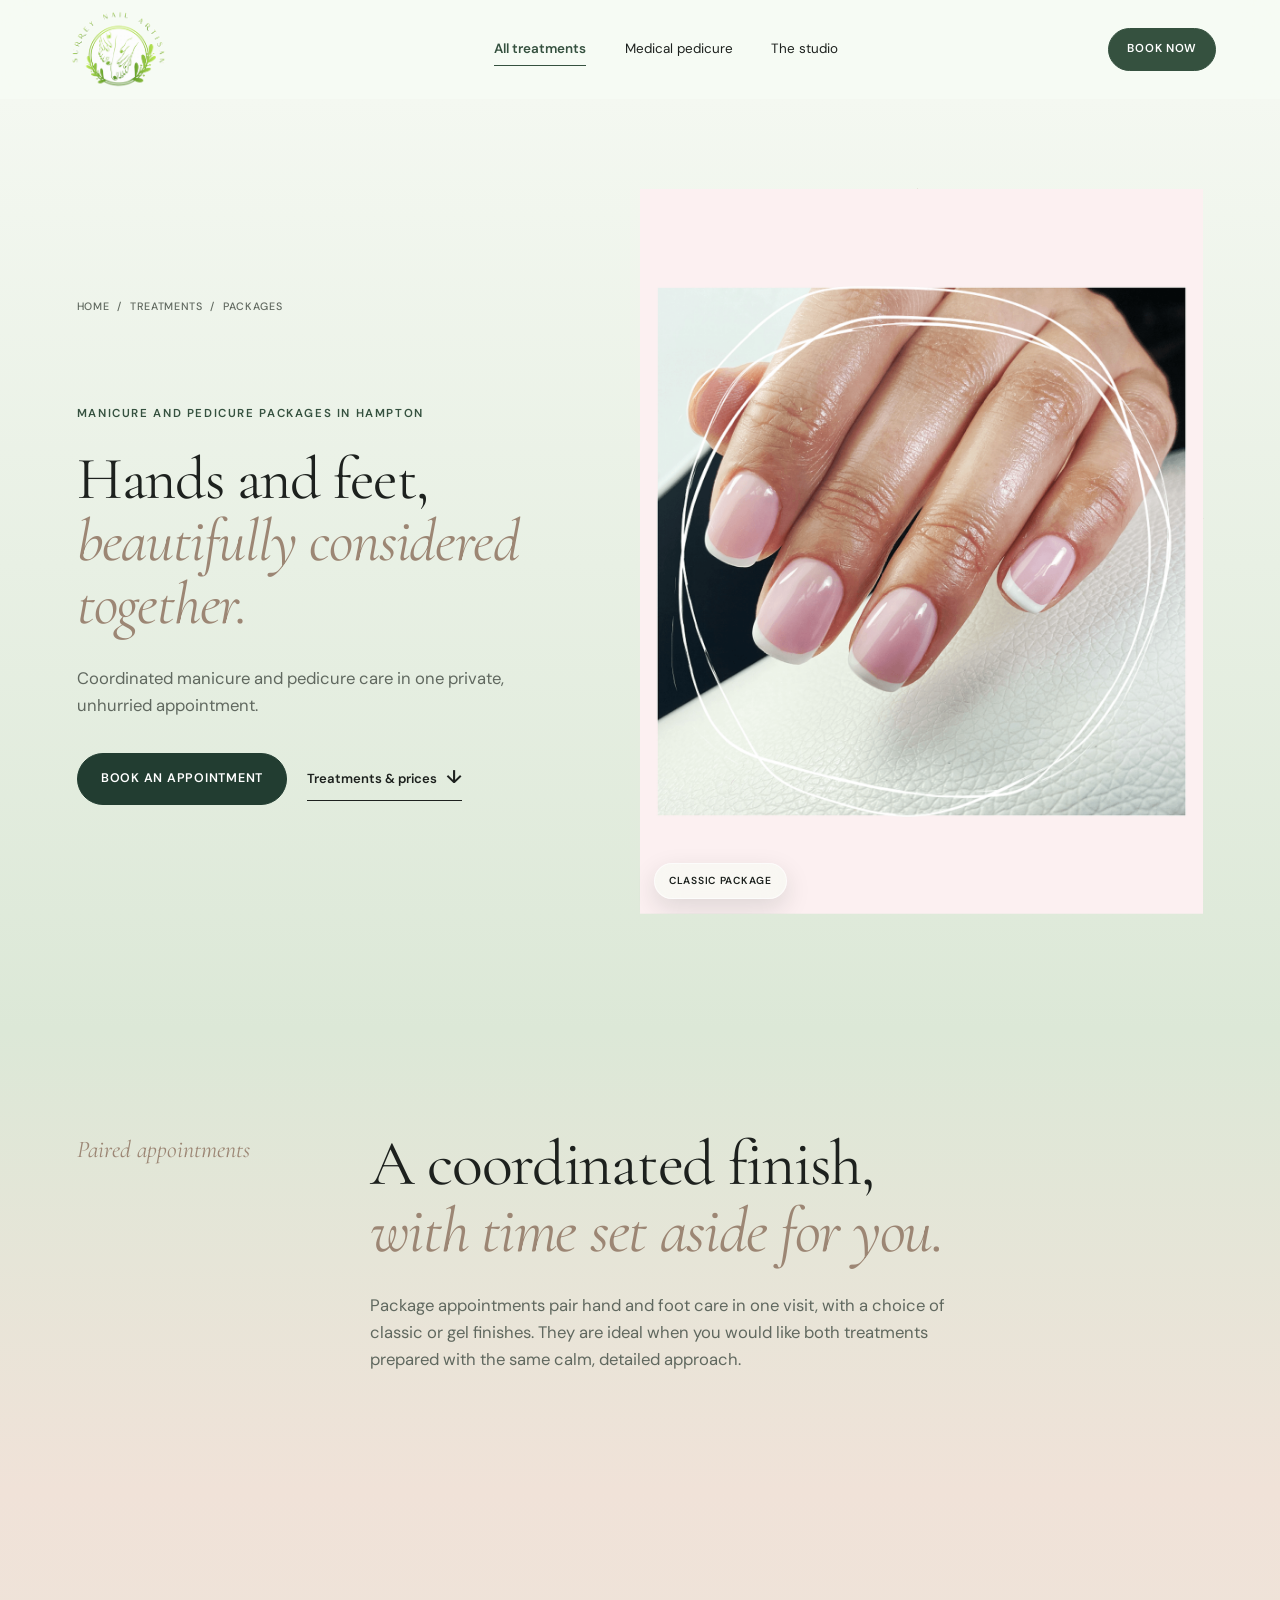
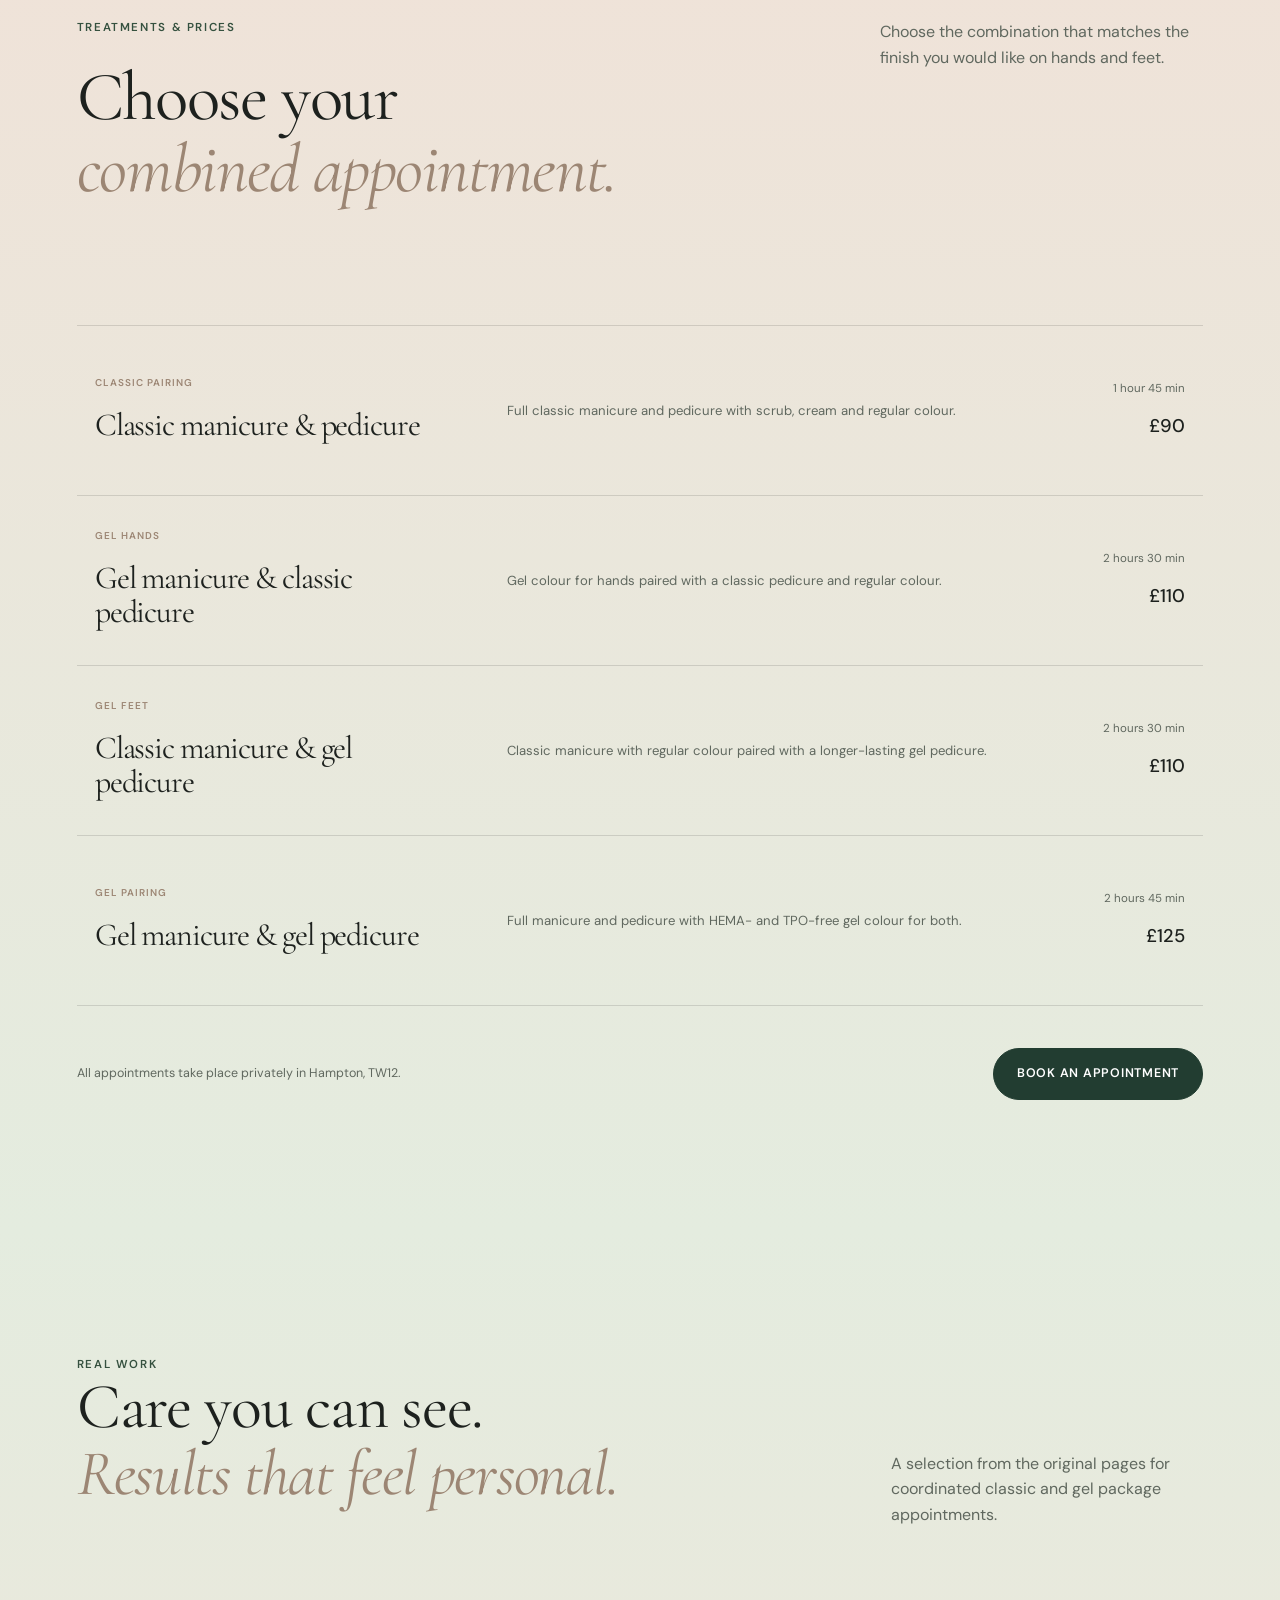
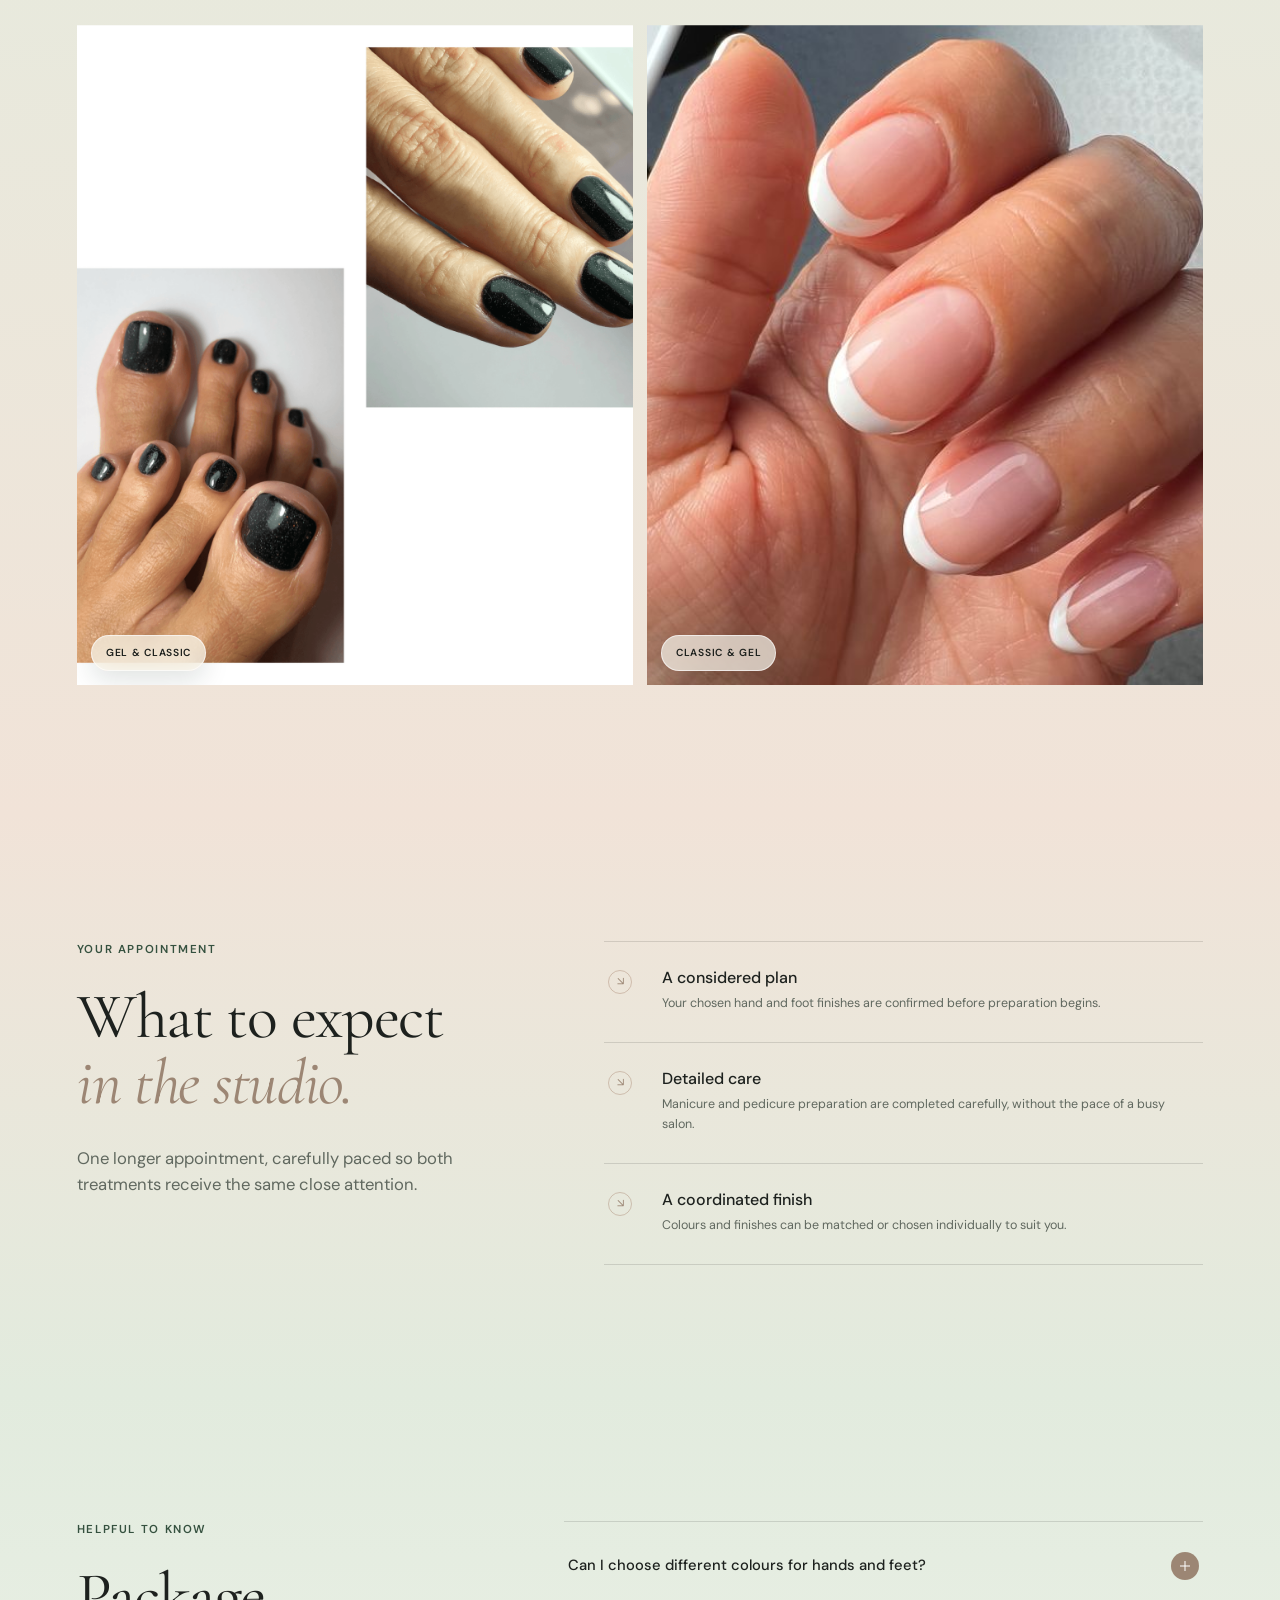
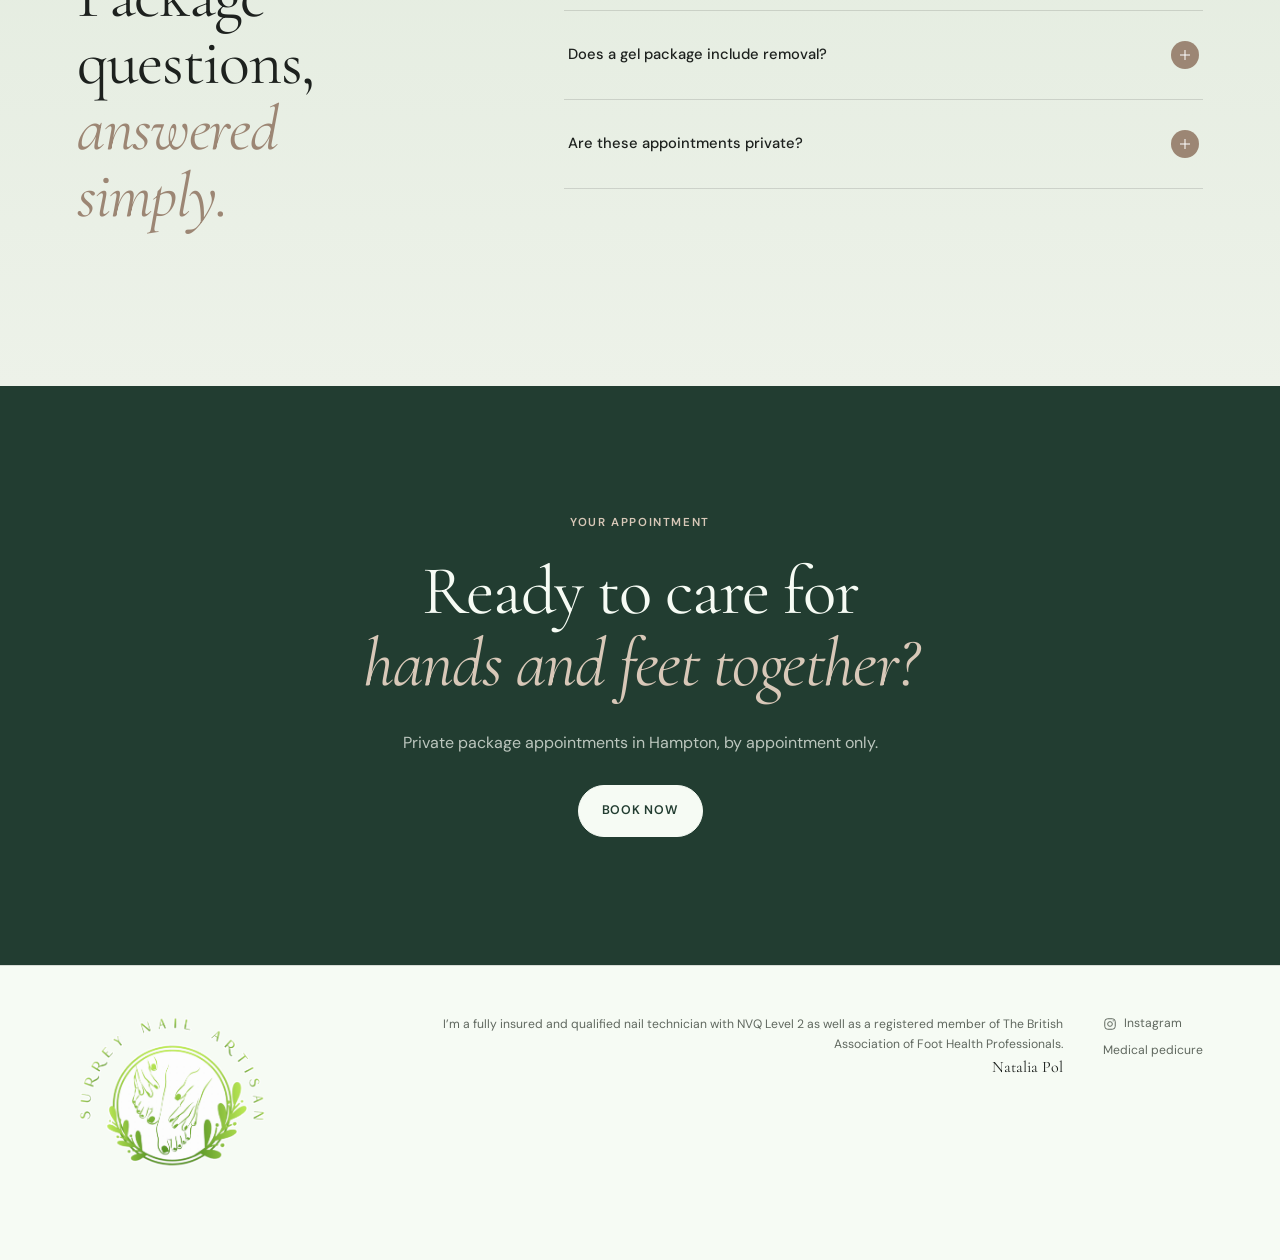
<file: public/hands-feet-packages.html>
<!doctype html>
<html lang="en">
  <head>
    <meta charset="UTF-8">
    <meta name="viewport" content="width=device-width, initial-scale=1">
    <meta name="description" content="Private manicure and pedicure packages in Hampton, including coordinated classic and gel hand and foot care.">
    <meta name="robots" content="index, follow">
    <link rel="canonical" href="https://www.surreynailartisan.co.uk/hands-feet-packages">
    <meta property="og:title" content="Manicure &amp; Pedicure Packages in Hampton | Surrey Nail Artisan">
    <meta property="og:description" content="Private manicure and pedicure packages in Hampton, including coordinated classic and gel hand and foot care.">
    <meta property="og:type" content="website">
    <meta property="og:url" content="https://www.surreynailartisan.co.uk/hands-feet-packages">
    <meta property="og:image" content="https://www.surreynailartisan.co.uk/assets/packages-classic.png">
    <meta property="og:site_name" content="Surrey Nail Artisan">
    <meta name="twitter:card" content="summary_large_image">
    <meta name="twitter:title" content="Manicure &amp; Pedicure Packages in Hampton | Surrey Nail Artisan">
    <meta name="twitter:description" content="Private manicure and pedicure packages in Hampton, including coordinated classic and gel hand and foot care.">
    <meta name="twitter:image" content="https://www.surreynailartisan.co.uk/assets/packages-classic.png">
    <title>Manicure &amp; Pedicure Packages in Hampton | Surrey Nail Artisan</title>
    <link rel="icon" type="image/png" href="assets/surrey-nail-artisan-logo.png">
    <link rel="apple-touch-icon" href="assets/surrey-nail-artisan-logo.png">
    <link rel="preconnect" href="https://fonts.googleapis.com">
    <link rel="preconnect" href="https://fonts.gstatic.com" crossorigin>
    <link href="https://fonts.googleapis.com/css2?family=Cormorant+Garamond:ital,wght@0,400;1,400&family=DM+Sans:wght@400;500;600&display=swap" rel="stylesheet">
    <link rel="stylesheet" href="styles.css">
    <script src="tracking.js"></script>
    <script src="script.js" defer></script>
    <script type="application/ld+json">{
      "@context": "https://schema.org",
      "@type": "Service",
      "name": "Manicure and pedicure packages",
      "description": "Private one-to-one manicure and pedicure combination appointments in Hampton, Surrey.",
      "url": "https://www.surreynailartisan.co.uk/hands-feet-packages",
      "image": "https://www.surreynailartisan.co.uk/assets/packages-classic.png",
      "areaServed": {
            "@type": "Place",
            "name": "Hampton, Surrey"
      },
      "provider": {
            "@type": "BeautySalon",
            "name": "Surrey Nail Artisan",
            "address": {
                  "@type": "PostalAddress",
                  "streetAddress": "Gander Green Crescent",
                  "addressLocality": "Hampton",
                  "postalCode": "TW12 2FA",
                  "addressCountry": "GB"
            }
      },
      "hasOfferCatalog": {
            "@type": "OfferCatalog",
            "name": "Manicure and pedicure packages appointments",
            "itemListElement": [
                  {
                        "@type": "Offer",
                        "price": "90",
                        "priceCurrency": "GBP",
                        "itemOffered": {
                              "@type": "Service",
                              "name": "Classic manicure & pedicure",
                              "duration": "PT1H45M"
                        }
                  },
                  {
                        "@type": "Offer",
                        "price": "110",
                        "priceCurrency": "GBP",
                        "itemOffered": {
                              "@type": "Service",
                              "name": "Gel manicure & classic pedicure",
                              "duration": "PT2H30M"
                        }
                  },
                  {
                        "@type": "Offer",
                        "price": "110",
                        "priceCurrency": "GBP",
                        "itemOffered": {
                              "@type": "Service",
                              "name": "Classic manicure & gel pedicure",
                              "duration": "PT2H30M"
                        }
                  },
                  {
                        "@type": "Offer",
                        "price": "125",
                        "priceCurrency": "GBP",
                        "itemOffered": {
                              "@type": "Service",
                              "name": "Gel manicure & gel pedicure",
                              "duration": "PT2H45M"
                        }
                  }
            ]
      }
}</script>
  </head>
  <body class="treatment-detail-page">
    <a class="skip-link" href="#main">Skip to content</a>

    <header class="site-header" data-header>
      <a class="brand" href="index.html" aria-label="Surrey Nail Artisan home">
        <img src="assets/surrey-nail-artisan-logo.png" alt="Surrey Nail Artisan">
      </a>
      <nav class="desktop-nav" aria-label="Main navigation">
        <a class="nav-highlight" href="index.html#services" aria-current="page">All treatments</a>
        <a href="medical-pedicure.html">Medical pedicure</a>
        <a href="index.html#private-studio">The studio</a>
      </nav>
      <div class="header-actions">
        <a class="button button-small" href="https://book.gettimely.com/richmondbeautytherapist/book/embed?location=288017&amp;staff=665857&amp;client-login=true">Book now</a>
        <button class="menu-toggle" type="button" aria-expanded="false" aria-controls="mobile-menu" aria-label="Open menu">
          <span></span><span></span>
        </button>
      </div>
      <nav class="mobile-menu" id="mobile-menu" aria-label="Mobile navigation" hidden>
        <a href="index.html#services">All treatments</a>
        <a href="medical-pedicure.html">Medical pedicure</a>
        <a href="index.html#private-studio">The studio</a>
        <a href="https://book.gettimely.com/richmondbeautytherapist/book/embed?location=288017&amp;staff=665857&amp;client-login=true">Book an appointment</a>
      </nav>
    </header>

    <main id="main">
      <section class="treatment-hero" aria-labelledby="hands-feet-packages-title">
        <div class="treatment-hero-copy">
          <nav class="breadcrumbs" aria-label="Breadcrumb">
            <a href="index.html">Home</a><span aria-hidden="true">/</span><a href="index.html#services">Treatments</a><span aria-hidden="true">/</span><span aria-current="page">Packages</span>
          </nav>
          <p class="eyebrow">Manicure and pedicure packages in Hampton</p>
          <h1 id="hands-feet-packages-title">Hands and feet,<br><em>beautifully considered together.</em></h1>
          <p class="lead">Coordinated manicure and pedicure care in one private, unhurried appointment.</p>
          <div class="button-row">
            <a class="button button-dark" href="https://book.gettimely.com/richmondbeautytherapist/book/embed?location=288017&amp;staff=665857&amp;client-login=true">Book an appointment</a>
            <a class="text-link" href="#treatments-prices">Treatments &amp; prices <span aria-hidden="true">↓</span></a>
          </div>
        </div>
        <figure class="treatment-hero-media" data-source-page="https://www.surreynailartisan.co.uk/procedure/classic-manicure-pedicure">
          <img src="assets/packages-classic.png" alt="Classic manicure and pedicure package result at Surrey Nail Artisan">
          <figcaption>Classic package</figcaption>
        </figure>
      </section>

      <section class="treatment-intro section-pad" aria-labelledby="hands-feet-packages-intro-title">
        <p class="script-label">Paired appointments</p>
        <div>
          <h2 id="hands-feet-packages-intro-title">A coordinated finish,<br><em>with time set aside for you.</em></h2>
          <p class="lead">Package appointments pair hand and foot care in one visit, with a choice of classic or gel finishes. They are ideal when you would like both treatments prepared with the same calm, detailed approach.</p>
        </div>
      </section>

      <section class="category-menu section-pad" id="treatments-prices" aria-labelledby="hands-feet-packages-prices-title">
        <div class="section-heading treatment-section-heading">
          <div>
            <p class="eyebrow">Treatments &amp; prices</p>
            <h2 id="hands-feet-packages-prices-title">Choose your<br><em>combined appointment.</em></h2>
          </div>
          <p>Choose the combination that matches the finish you would like on hands and feet.</p>
        </div>
        <div class="category-treatment-list">
          <article class="category-treatment-card">
            <div class="category-treatment-heading">
              <p class="card-label">Classic pairing</p>
              <h3>Classic manicure &amp; pedicure</h3>
              
            </div>
            <p>Full classic manicure and pedicure with scrub, cream and regular colour.</p>
            <div class="category-treatment-meta"><span>1 hour 45 min</span><strong>£90</strong></div>
          </article>
          <article class="category-treatment-card">
            <div class="category-treatment-heading">
              <p class="card-label">Gel hands</p>
              <h3>Gel manicure &amp; classic pedicure</h3>
              
            </div>
            <p>Gel colour for hands paired with a classic pedicure and regular colour.</p>
            <div class="category-treatment-meta"><span>2 hours 30 min</span><strong>£110</strong></div>
          </article>
          <article class="category-treatment-card">
            <div class="category-treatment-heading">
              <p class="card-label">Gel feet</p>
              <h3>Classic manicure &amp; gel pedicure</h3>
              
            </div>
            <p>Classic manicure with regular colour paired with a longer-lasting gel pedicure.</p>
            <div class="category-treatment-meta"><span>2 hours 30 min</span><strong>£110</strong></div>
          </article>
          <article class="category-treatment-card">
            <div class="category-treatment-heading">
              <p class="card-label">Gel pairing</p>
              <h3>Gel manicure &amp; gel pedicure</h3>
              
            </div>
            <p>Full manicure and pedicure with HEMA- and TPO-free gel colour for both.</p>
            <div class="category-treatment-meta"><span>2 hours 45 min</span><strong>£125</strong></div>
          </article>
        </div>
        <div class="category-menu-cta">
          <p>All appointments take place privately in Hampton, TW12.</p>
          <a class="button button-dark" href="https://book.gettimely.com/richmondbeautytherapist/book/embed?location=288017&amp;staff=665857&amp;client-login=true">Book an appointment</a>
        </div>
      </section>


      <section class="treatment-results section-pad" aria-labelledby="hands-feet-packages-results-title">
        <div class="showcase-heading treatment-results-heading">
          <div>
            <p class="eyebrow">Real work</p>
            <h2 id="hands-feet-packages-results-title">Care you can see.<br><em>Results that feel personal.</em></h2>
          </div>
          <p>A selection from the original pages for coordinated classic and gel package appointments.</p>
        </div>
        <div class="treatment-results-grid treatment-results-grid-two">
          <figure class="treatment-result-main" data-source-page="https://www.surreynailartisan.co.uk/procedure/gel-manicure-classic-pedicure">
            <img src="assets/packages-gel-classic.png" alt="Gel manicure and classic pedicure package result">
            <figcaption>Gel &amp; classic</figcaption>
          </figure>
          <figure data-source-page="https://www.surreynailartisan.co.uk/procedure/classic-manicure-gel-pedicure">
            <img src="assets/packages-classic-gel.jpg" alt="Classic manicure and gel pedicure package result">
            <figcaption>Classic &amp; gel</figcaption>
          </figure>
        </div>
      </section>


      <section class="treatment-experience section-pad" aria-labelledby="hands-feet-packages-experience-title">
        <div>
          <p class="eyebrow">Your appointment</p>
          <h2 id="hands-feet-packages-experience-title">What to expect<br><em>in the studio.</em></h2>
          <p class="lead">One longer appointment, carefully paced so both treatments receive the same close attention.</p>
        </div>
        <ol class="treatment-experience-steps">
          <li>
            <span class="step-icon" aria-hidden="true"></span>
            <div><h3>A considered plan</h3><p>Your chosen hand and foot finishes are confirmed before preparation begins.</p></div>
          </li>
          <li>
            <span class="step-icon" aria-hidden="true"></span>
            <div><h3>Detailed care</h3><p>Manicure and pedicure preparation are completed carefully, without the pace of a busy salon.</p></div>
          </li>
          <li>
            <span class="step-icon" aria-hidden="true"></span>
            <div><h3>A coordinated finish</h3><p>Colours and finishes can be matched or chosen individually to suit you.</p></div>
          </li>
        </ol>
      </section>

      <section class="treatment-faq section-pad" aria-labelledby="hands-feet-packages-faq-title">
        <div class="treatment-faq-heading">
          <p class="eyebrow">Helpful to know</p>
          <h2 id="hands-feet-packages-faq-title">Package questions,<br><em>answered simply.</em></h2>
        </div>
        <div class="treatment-faq-list">
          <details>
            <summary>Can I choose different colours for hands and feet?<span aria-hidden="true"></span></summary>
            <p>Yes. Your colours can match or be selected separately according to the finish you prefer.</p>
          </details>
          <details>
            <summary>Does a gel package include removal?<span aria-hidden="true"></span></summary>
            <p>If you arrive with existing gel, add a note when booking so the appointment can be checked against the time required.</p>
          </details>
          <details>
            <summary>Are these appointments private?<span aria-hidden="true"></span></summary>
            <p>Yes. Each appointment takes place one-to-one in the private Hampton studio.</p>
          </details>
        </div>
      </section>

      <section class="booking-panel section-pad">
        <p class="eyebrow">Your appointment</p>
        <h2>Ready to care for<br><em>hands and feet together?</em></h2>
        <p>Private package appointments in Hampton, by appointment only.</p>
        <a class="button button-light" href="https://book.gettimely.com/richmondbeautytherapist/book/embed?location=288017&amp;staff=665857&amp;client-login=true">Book now</a>
      </section>
    </main>

    <footer class="site-footer home-footer">
      <a class="footer-brand" href="index.html" aria-label="Surrey Nail Artisan home">
        <img src="assets/surrey-nail-artisan-logo.png" alt="Surrey Nail Artisan">
      </a>
      <div class="footer-credentials">
        <p>I&rsquo;m a fully insured and qualified nail technician with NVQ Level 2 as well as a registered member of The British Association of Foot Health Professionals.</p>
        <p class="footer-signature">Natalia Pol</p>
      </div>
      <div class="footer-links">
        <a class="instagram-link" href="https://www.instagram.com/surreynailartisan/">
          <svg class="instagram-icon" viewBox="0 0 24 24" aria-hidden="true" focusable="false">
            <rect x="3" y="3" width="18" height="18" rx="5"></rect>
            <circle cx="12" cy="12" r="4"></circle>
            <circle class="instagram-icon-dot" cx="17.5" cy="6.5" r="1"></circle>
          </svg>
          <span>Instagram</span>
        </a>
        <a href="medical-pedicure.html">Medical pedicure</a>
      </div>
    </footer>

    <div class="mobile-book" aria-label="Quick booking">
      <span>Private appointments in Hampton</span>
      <a href="https://book.gettimely.com/richmondbeautytherapist/book/embed?location=288017&amp;staff=665857&amp;client-login=true">Book now</a>
    </div>
  </body>
</html>
</file>
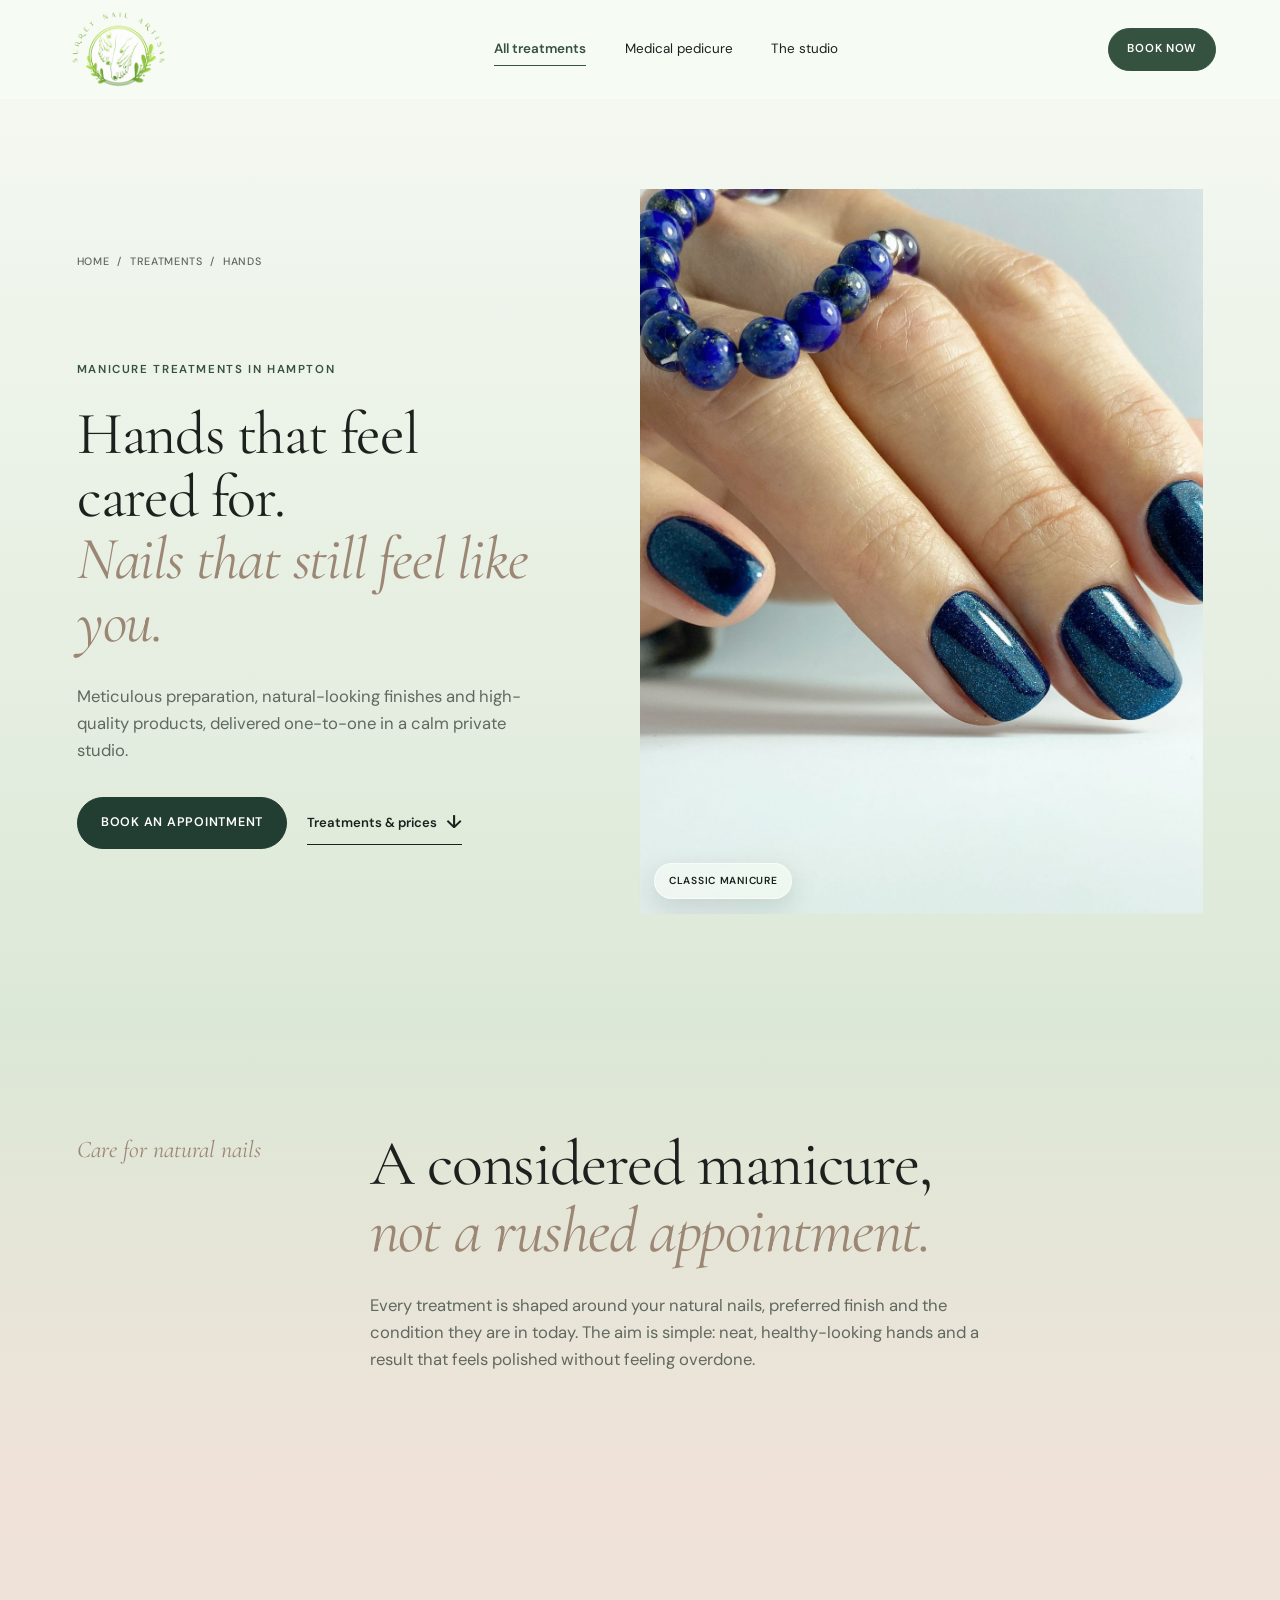
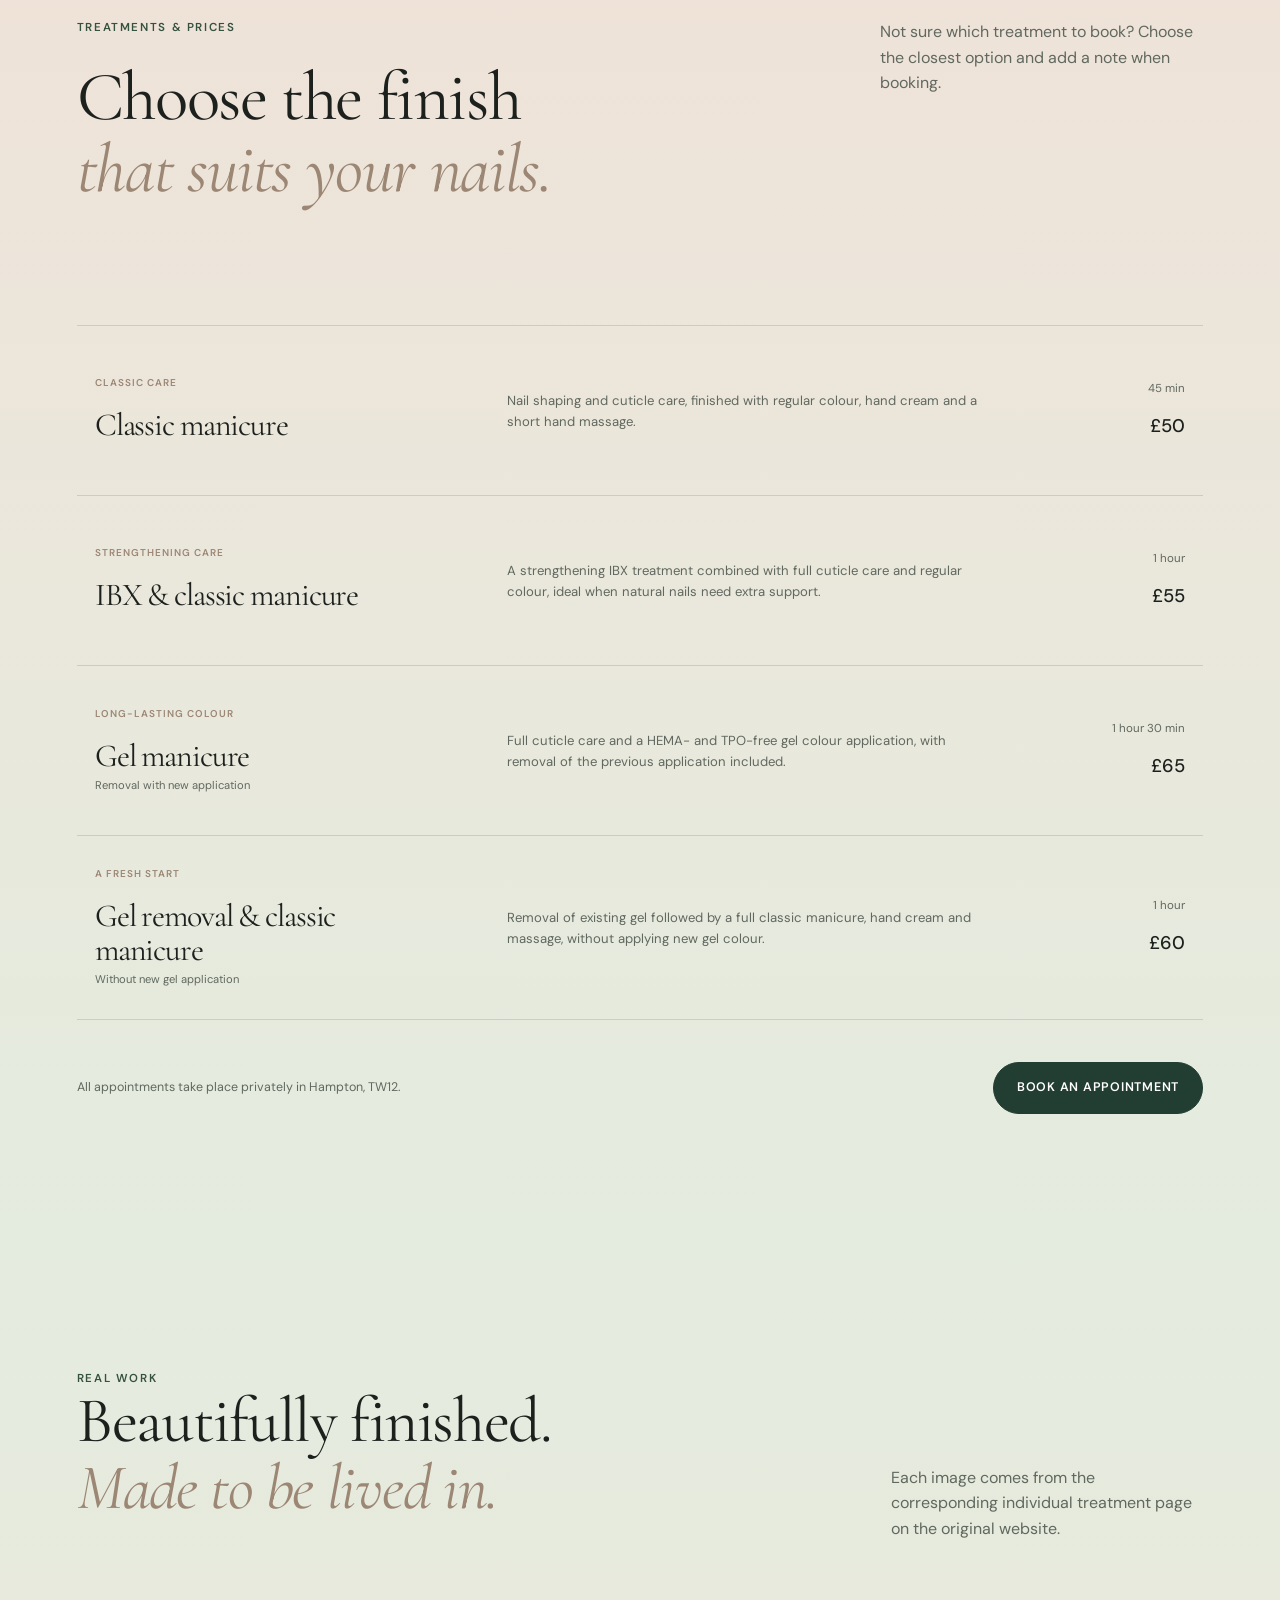
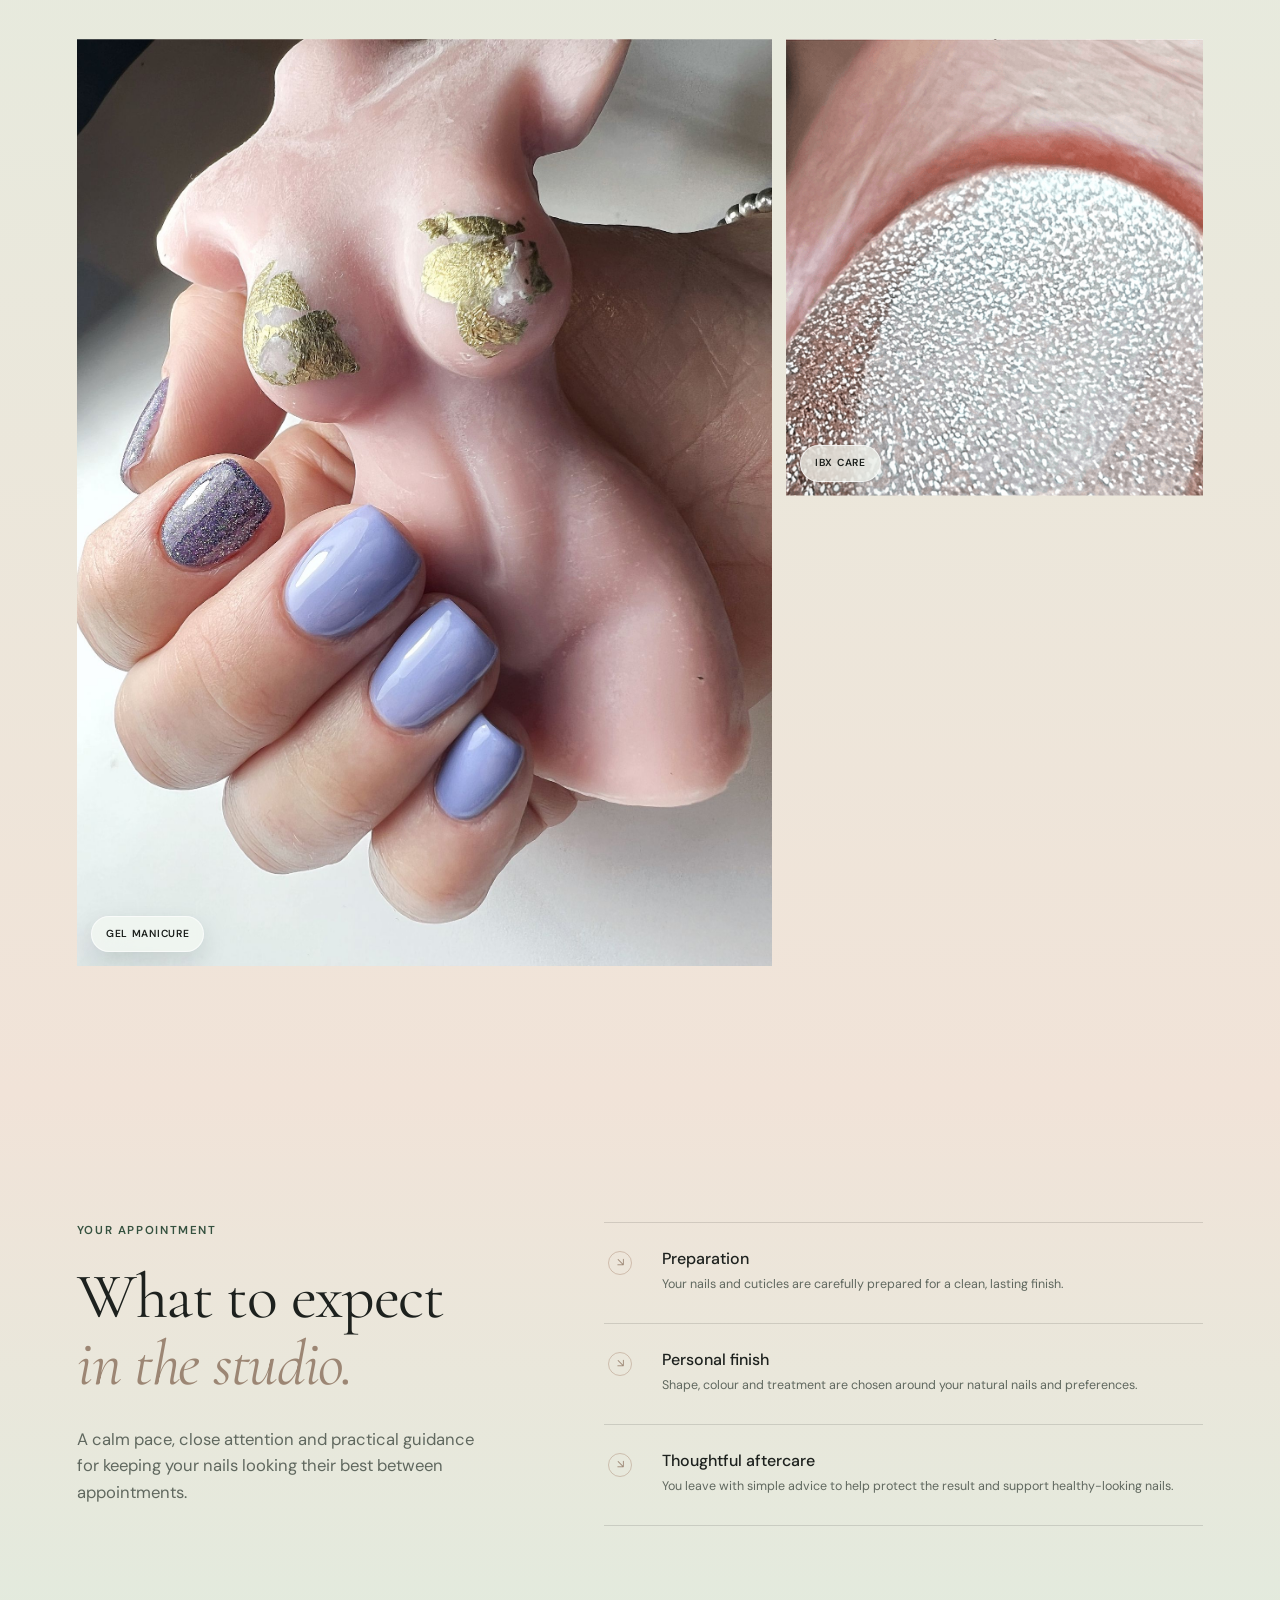
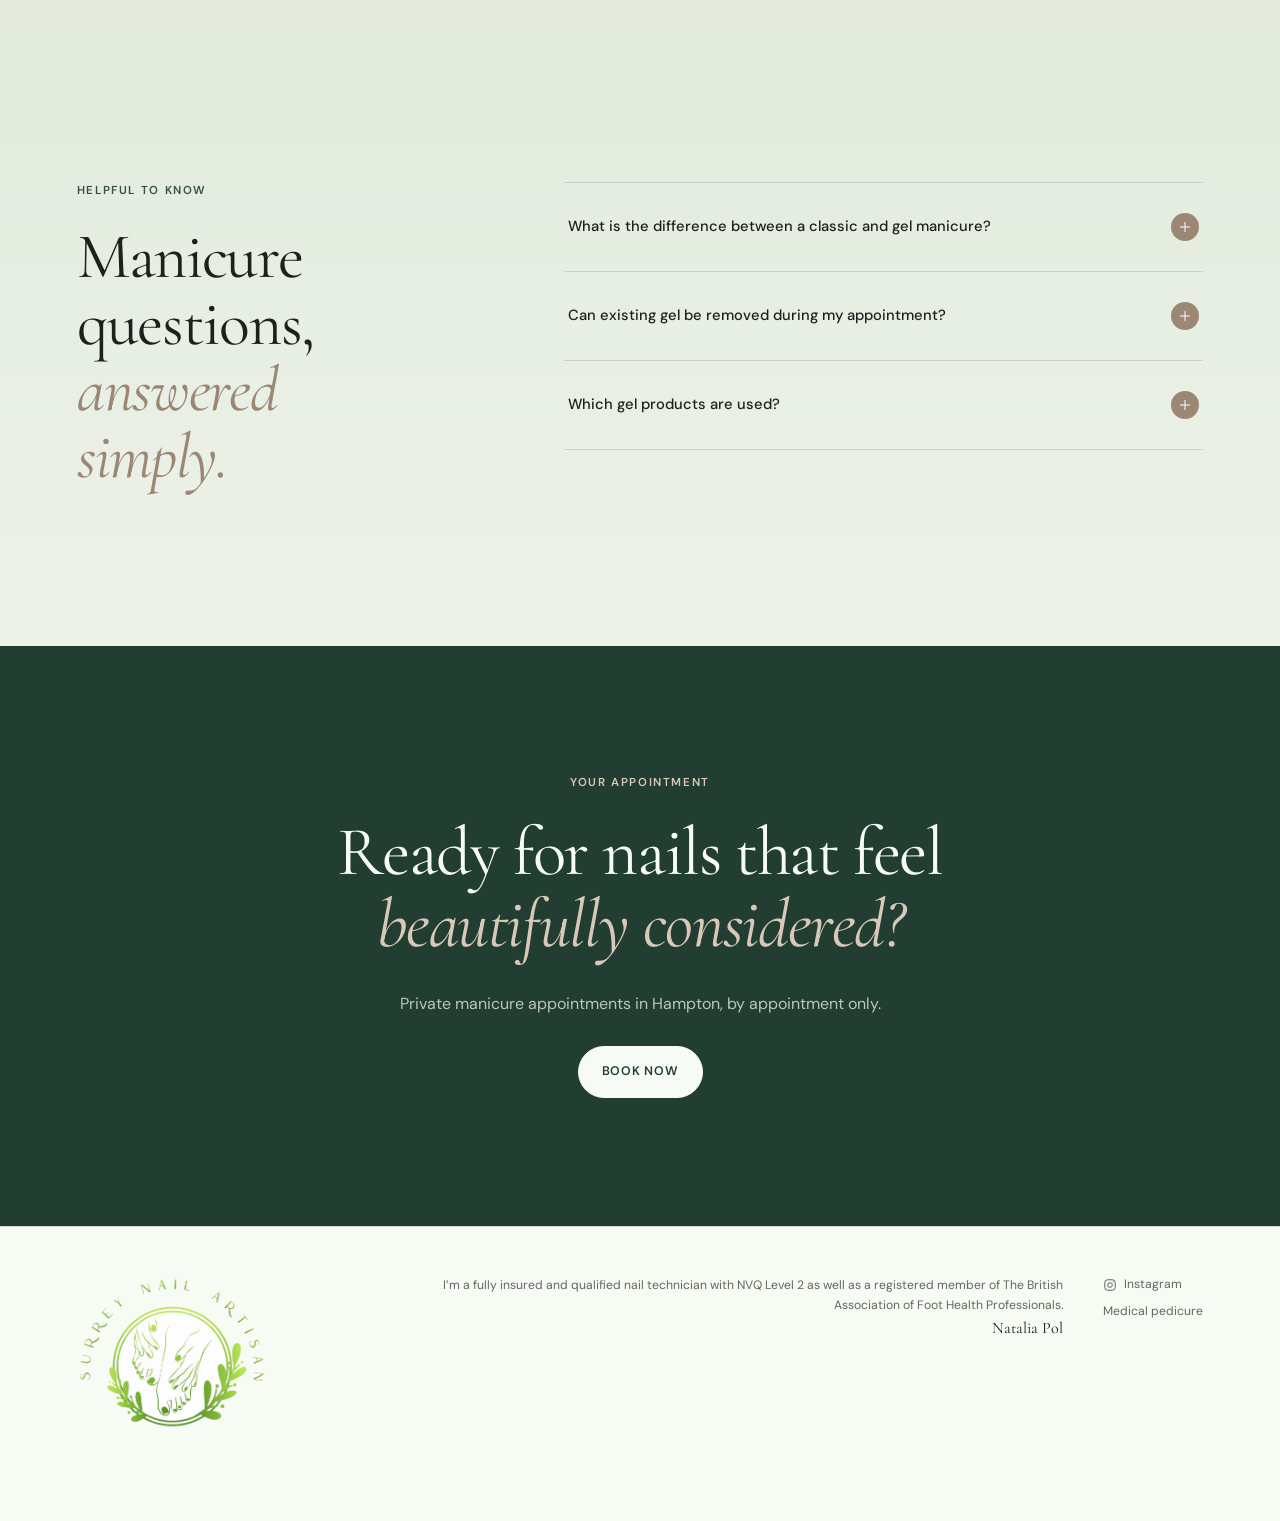
<file: public/hands-treatment.html>
<!doctype html>
<html lang="en">
  <head>
    <meta charset="UTF-8">
    <meta name="viewport" content="width=device-width, initial-scale=1">
    <meta name="description" content="Private one-to-one manicure treatments in Hampton, Surrey. Classic, IBX and HEMA- and TPO-free gel manicures with careful preparation.">
    <meta name="robots" content="index, follow">
    <link rel="canonical" href="https://www.surreynailartisan.co.uk/hands-treatment">
    <meta property="og:title" content="Manicure Treatments in Hampton | Surrey Nail Artisan">
    <meta property="og:description" content="Classic, IBX and gel manicure treatments in a calm, private Hampton studio.">
    <meta property="og:type" content="website">
    <meta property="og:url" content="https://www.surreynailartisan.co.uk/hands-treatment">
    <meta property="og:image" content="https://www.surreynailartisan.co.uk/assets/hands-classic-manicure.jpg">
    <meta property="og:site_name" content="Surrey Nail Artisan">
    <meta name="twitter:card" content="summary_large_image">
    <meta name="twitter:title" content="Manicure Treatments in Hampton | Surrey Nail Artisan">
    <meta name="twitter:description" content="Private one-to-one manicure treatments in Hampton, Surrey. Classic, IBX and HEMA- and TPO-free gel manicures with careful preparation.">
    <meta name="twitter:image" content="https://www.surreynailartisan.co.uk/assets/hands-classic-manicure.jpg">
    <title>Manicure Treatments in Hampton | Surrey Nail Artisan</title>
    <link rel="icon" type="image/png" href="assets/surrey-nail-artisan-logo.png">
    <link rel="apple-touch-icon" href="assets/surrey-nail-artisan-logo.png">
    <link rel="preconnect" href="https://fonts.googleapis.com">
    <link rel="preconnect" href="https://fonts.gstatic.com" crossorigin>
    <link href="https://fonts.googleapis.com/css2?family=Cormorant+Garamond:ital,wght@0,400;1,400&family=DM+Sans:wght@400;500;600&display=swap" rel="stylesheet">
    <link rel="stylesheet" href="styles.css">
    <script src="tracking.js"></script>
    <script src="script.js" defer></script>
    <script type="application/ld+json">
      {
        "@context": "https://schema.org",
        "@type": "Service",
        "name": "Manicure and hands treatments",
        "description": "Private one-to-one classic, IBX and gel manicure treatments in Hampton, Surrey.",
        "url": "https://www.surreynailartisan.co.uk/hands-treatment",
        "image": "https://www.surreynailartisan.co.uk/assets/hands-classic-manicure.jpg",
        "areaServed": {
          "@type": "Place",
          "name": "Hampton, Surrey"
        },
        "provider": {
          "@type": "BeautySalon",
          "name": "Surrey Nail Artisan",
          "address": {
            "@type": "PostalAddress",
            "streetAddress": "Gander Green Crescent",
            "addressLocality": "Hampton",
            "postalCode": "TW12 2FA",
            "addressCountry": "GB"
          }
        },
        "hasOfferCatalog": {
          "@type": "OfferCatalog",
          "name": "Hands treatment appointments",
          "itemListElement": [
            {
              "@type": "Offer",
              "price": "50",
              "priceCurrency": "GBP",
              "itemOffered": {
                "@type": "Service",
                "name": "Classic manicure",
                "duration": "PT45M"
              }
            },
            {
              "@type": "Offer",
              "price": "55",
              "priceCurrency": "GBP",
              "itemOffered": {
                "@type": "Service",
                "name": "IBX and classic manicure",
                "duration": "PT1H"
              }
            },
            {
              "@type": "Offer",
              "price": "65",
              "priceCurrency": "GBP",
              "itemOffered": {
                "@type": "Service",
                "name": "Gel manicure with removal",
                "duration": "PT1H30M"
              }
            },
            {
              "@type": "Offer",
              "price": "60",
              "priceCurrency": "GBP",
              "itemOffered": {
                "@type": "Service",
                "name": "Gel removal and classic manicure",
                "duration": "PT1H"
              }
            }
          ]
        }
      }
    </script>
  </head>
  <body class="treatment-detail-page">
    <a class="skip-link" href="#main">Skip to content</a>

    <header class="site-header" data-header>
      <a class="brand" href="index.html" aria-label="Surrey Nail Artisan home">
        <img src="assets/surrey-nail-artisan-logo.png" alt="Surrey Nail Artisan">
      </a>
      <nav class="desktop-nav" aria-label="Main navigation">
        <a class="nav-highlight" href="index.html#services" aria-current="page">All treatments</a>
        <a href="medical-pedicure.html">Medical pedicure</a>
        <a href="index.html#private-studio">The studio</a>
      </nav>
      <div class="header-actions">
        <a class="button button-small" href="https://book.gettimely.com/richmondbeautytherapist/book/embed?location=288017&amp;staff=665857&amp;client-login=true">Book now</a>
        <button class="menu-toggle" type="button" aria-expanded="false" aria-controls="mobile-menu" aria-label="Open menu">
          <span></span><span></span>
        </button>
      </div>
      <nav class="mobile-menu" id="mobile-menu" aria-label="Mobile navigation" hidden>
        <a href="index.html#services">All treatments</a>
        <a href="medical-pedicure.html">Medical pedicure</a>
        <a href="index.html#private-studio">The studio</a>
        <a href="https://book.gettimely.com/richmondbeautytherapist/book/embed?location=288017&amp;staff=665857&amp;client-login=true">Book an appointment</a>
      </nav>
    </header>

    <main id="main">
      <section class="treatment-hero" aria-labelledby="hands-title">
        <div class="treatment-hero-copy">
          <nav class="breadcrumbs" aria-label="Breadcrumb">
            <a href="index.html">Home</a>
            <span aria-hidden="true">/</span>
            <a href="index.html#services">Treatments</a>
            <span aria-hidden="true">/</span>
            <span aria-current="page">Hands</span>
          </nav>
          <p class="eyebrow">Manicure treatments in Hampton</p>
          <h1 id="hands-title">Hands that feel cared for.<br><em>Nails that still feel like you.</em></h1>
          <p class="lead">Meticulous preparation, natural-looking finishes and high-quality products, delivered one-to-one in a calm private studio.</p>
          <div class="button-row">
            <a class="button button-dark" href="https://book.gettimely.com/richmondbeautytherapist/book/embed?location=288017&amp;staff=665857&amp;client-login=true">Book an appointment</a>
            <a class="text-link" href="#hands-prices">Treatments &amp; prices <span aria-hidden="true">↓</span></a>
          </div>
        </div>
        <figure class="treatment-hero-media" data-source-page="https://www.surreynailartisan.co.uk/procedure/classic-manicure">
          <img src="assets/hands-classic-manicure.jpg" alt="Classic manicure completed at Surrey Nail Artisan in Hampton">
          <figcaption>Classic manicure</figcaption>
        </figure>
      </section>

      <section class="treatment-intro section-pad" aria-labelledby="hands-intro-title">
        <p class="script-label">Care for natural nails</p>
        <div>
          <h2 id="hands-intro-title">A considered manicure,<br><em>not a rushed appointment.</em></h2>
          <p class="lead">Every treatment is shaped around your natural nails, preferred finish and the condition they are in today. The aim is simple: neat, healthy-looking hands and a result that feels polished without feeling overdone.</p>
        </div>
      </section>

      <section class="hands-menu section-pad" id="hands-prices" aria-labelledby="hands-prices-title">
        <div class="section-heading treatment-section-heading">
          <div>
            <p class="eyebrow">Treatments &amp; prices</p>
            <h2 id="hands-prices-title">Choose the finish<br><em>that suits your nails.</em></h2>
          </div>
          <p>Not sure which treatment to book? Choose the closest option and add a note when booking.</p>
        </div>

        <div class="hands-treatment-list">
          <article class="hands-treatment-card">
            <div class="hands-treatment-heading">
              <p class="card-label">Classic care</p>
              <h3>Classic manicure</h3>
            </div>
            <p>Nail shaping and cuticle care, finished with regular colour, hand cream and a short hand massage.</p>
            <div class="hands-treatment-meta"><span>45 min</span><strong>£50</strong></div>
          </article>

          <article class="hands-treatment-card">
            <div class="hands-treatment-heading">
              <p class="card-label">Strengthening care</p>
              <h3>IBX &amp; classic manicure</h3>
            </div>
            <p>A strengthening IBX treatment combined with full cuticle care and regular colour, ideal when natural nails need extra support.</p>
            <div class="hands-treatment-meta"><span>1 hour</span><strong>£55</strong></div>
          </article>

          <article class="hands-treatment-card">
            <div class="hands-treatment-heading">
              <p class="card-label">Long-lasting colour</p>
              <h3>Gel manicure</h3>
              <small>Removal with new application</small>
            </div>
            <p>Full cuticle care and a HEMA- and TPO-free gel colour application, with removal of the previous application included.</p>
            <div class="hands-treatment-meta"><span>1 hour 30 min</span><strong>£65</strong></div>
          </article>

          <article class="hands-treatment-card">
            <div class="hands-treatment-heading">
              <p class="card-label">A fresh start</p>
              <h3>Gel removal &amp; classic manicure</h3>
              <small>Without new gel application</small>
            </div>
            <p>Removal of existing gel followed by a full classic manicure, hand cream and massage, without applying new gel colour.</p>
            <div class="hands-treatment-meta"><span>1 hour</span><strong>£60</strong></div>
          </article>
        </div>
        <div class="hands-menu-cta">
          <p>All appointments take place privately in Hampton, TW12.</p>
          <a class="button button-dark" href="https://book.gettimely.com/richmondbeautytherapist/book/embed?location=288017&amp;staff=665857&amp;client-login=true">Book an appointment</a>
        </div>
      </section>

      <section class="treatment-results section-pad" aria-labelledby="hands-results-title">
        <div class="showcase-heading treatment-results-heading">
          <div>
            <p class="eyebrow">Real work</p>
            <h2 id="hands-results-title">Beautifully finished.<br><em>Made to be lived in.</em></h2>
          </div>
          <p>Each image comes from the corresponding individual treatment page on the original website.</p>
        </div>
        <div class="treatment-results-grid">
          <figure class="treatment-result-main" data-source-page="https://www.surreynailartisan.co.uk/procedure/gel-manicure-with-app">
            <img src="assets/hands-gel-manicure.jpg" alt="Gel manicure result completed at Surrey Nail Artisan">
            <figcaption>Gel manicure</figcaption>
          </figure>
          <figure data-source-page="https://www.surreynailartisan.co.uk/procedure/ibx-classic-manicure">
            <img src="assets/hands-ibx-care.png" alt="IBX natural nail care result at Surrey Nail Artisan">
            <figcaption>IBX care</figcaption>
          </figure>
        </div>
      </section>

      <section class="treatment-experience section-pad" aria-labelledby="hands-experience-title">
        <div>
          <p class="eyebrow">Your appointment</p>
          <h2 id="hands-experience-title">What to expect<br><em>in the studio.</em></h2>
          <p class="lead">A calm pace, close attention and practical guidance for keeping your nails looking their best between appointments.</p>
        </div>
        <ol class="treatment-experience-steps">
          <li>
            <span class="step-icon" aria-hidden="true"></span>
            <div><h3>Preparation</h3><p>Your nails and cuticles are carefully prepared for a clean, lasting finish.</p></div>
          </li>
          <li>
            <span class="step-icon" aria-hidden="true"></span>
            <div><h3>Personal finish</h3><p>Shape, colour and treatment are chosen around your natural nails and preferences.</p></div>
          </li>
          <li>
            <span class="step-icon" aria-hidden="true"></span>
            <div><h3>Thoughtful aftercare</h3><p>You leave with simple advice to help protect the result and support healthy-looking nails.</p></div>
          </li>
        </ol>
      </section>

      <section class="treatment-faq section-pad" aria-labelledby="hands-faq-title">
        <div class="treatment-faq-heading">
          <p class="eyebrow">Helpful to know</p>
          <h2 id="hands-faq-title">Manicure questions,<br><em>answered simply.</em></h2>
        </div>
        <div class="treatment-faq-list">
          <details>
            <summary>What is the difference between a classic and gel manicure?<span aria-hidden="true"></span></summary>
            <p>A classic manicure is finished with regular polish. A gel manicure uses a cured gel colour for a longer-lasting finish and includes removal when you are having a new application.</p>
          </details>
          <details>
            <summary>Can existing gel be removed during my appointment?<span aria-hidden="true"></span></summary>
            <p>Yes. Choose either the gel manicure with removal and a new application, or gel removal with a classic manicure if you do not want new gel colour.</p>
          </details>
          <details>
            <summary>Which gel products are used?<span aria-hidden="true"></span></summary>
            <p>Gel colours used for these appointments are HEMA and TPO free, with a wide selection of shades available in the studio.</p>
          </details>
        </div>
      </section>

      <section class="booking-panel section-pad">
        <p class="eyebrow">Your appointment</p>
        <h2>Ready for nails that feel<br><em>beautifully considered?</em></h2>
        <p>Private manicure appointments in Hampton, by appointment only.</p>
        <a class="button button-light" href="https://book.gettimely.com/richmondbeautytherapist/book/embed?location=288017&amp;staff=665857&amp;client-login=true">Book now</a>
      </section>
    </main>

    <footer class="site-footer home-footer">
      <a class="footer-brand" href="index.html" aria-label="Surrey Nail Artisan home">
        <img src="assets/surrey-nail-artisan-logo.png" alt="Surrey Nail Artisan">
      </a>
      <div class="footer-credentials">
        <p>I&rsquo;m a fully insured and qualified nail technician with NVQ Level 2 as well as a registered member of The British Association of Foot Health Professionals.</p>
        <p class="footer-signature">Natalia Pol</p>
      </div>
      <div class="footer-links">
        <a class="instagram-link" href="https://www.instagram.com/surreynailartisan/">
          <svg class="instagram-icon" viewBox="0 0 24 24" aria-hidden="true" focusable="false">
            <rect x="3" y="3" width="18" height="18" rx="5"></rect>
            <circle cx="12" cy="12" r="4"></circle>
            <circle class="instagram-icon-dot" cx="17.5" cy="6.5" r="1"></circle>
          </svg>
          <span>Instagram</span>
        </a>
        <a href="medical-pedicure.html">Medical pedicure</a>
      </div>
    </footer>

    <div class="mobile-book" aria-label="Quick booking">
      <span>Private appointments in Hampton</span>
      <a href="https://book.gettimely.com/richmondbeautytherapist/book/embed?location=288017&amp;staff=665857&amp;client-login=true">Book now</a>
    </div>
  </body>
</html>
</file>
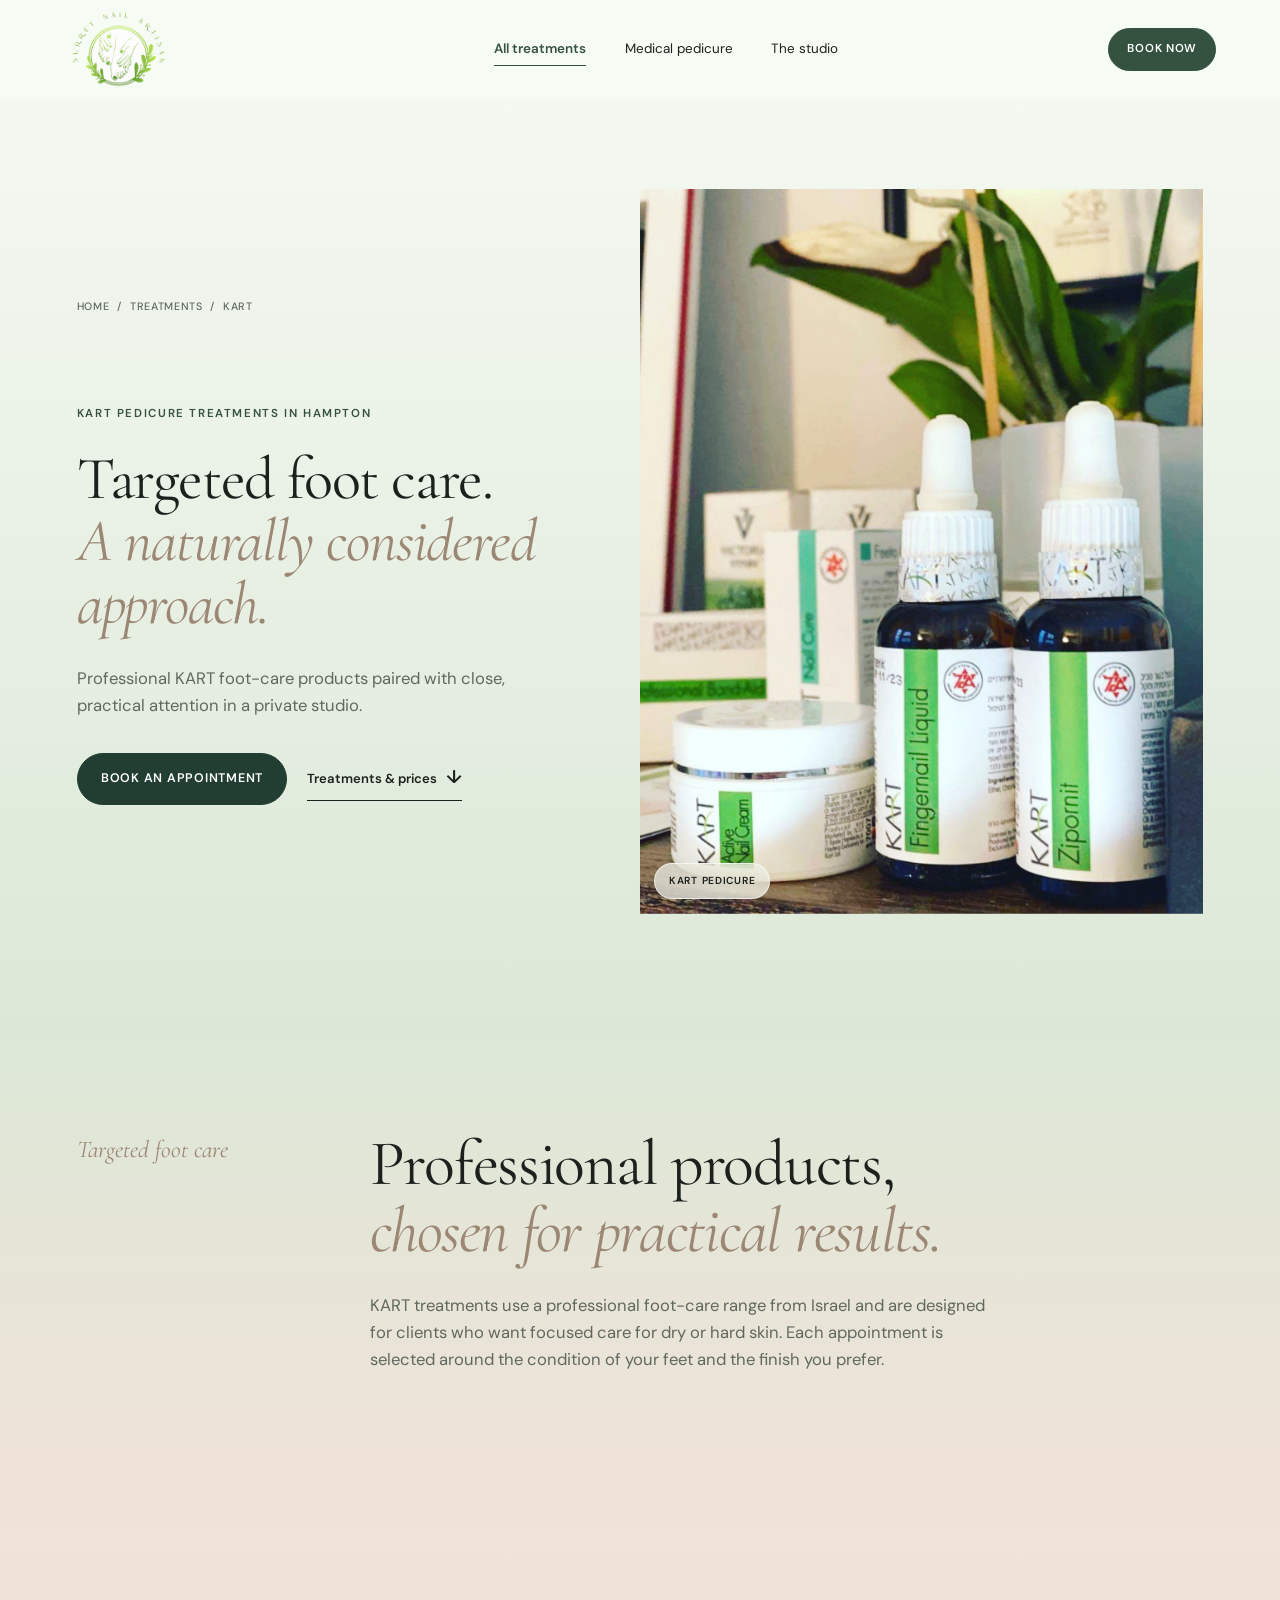
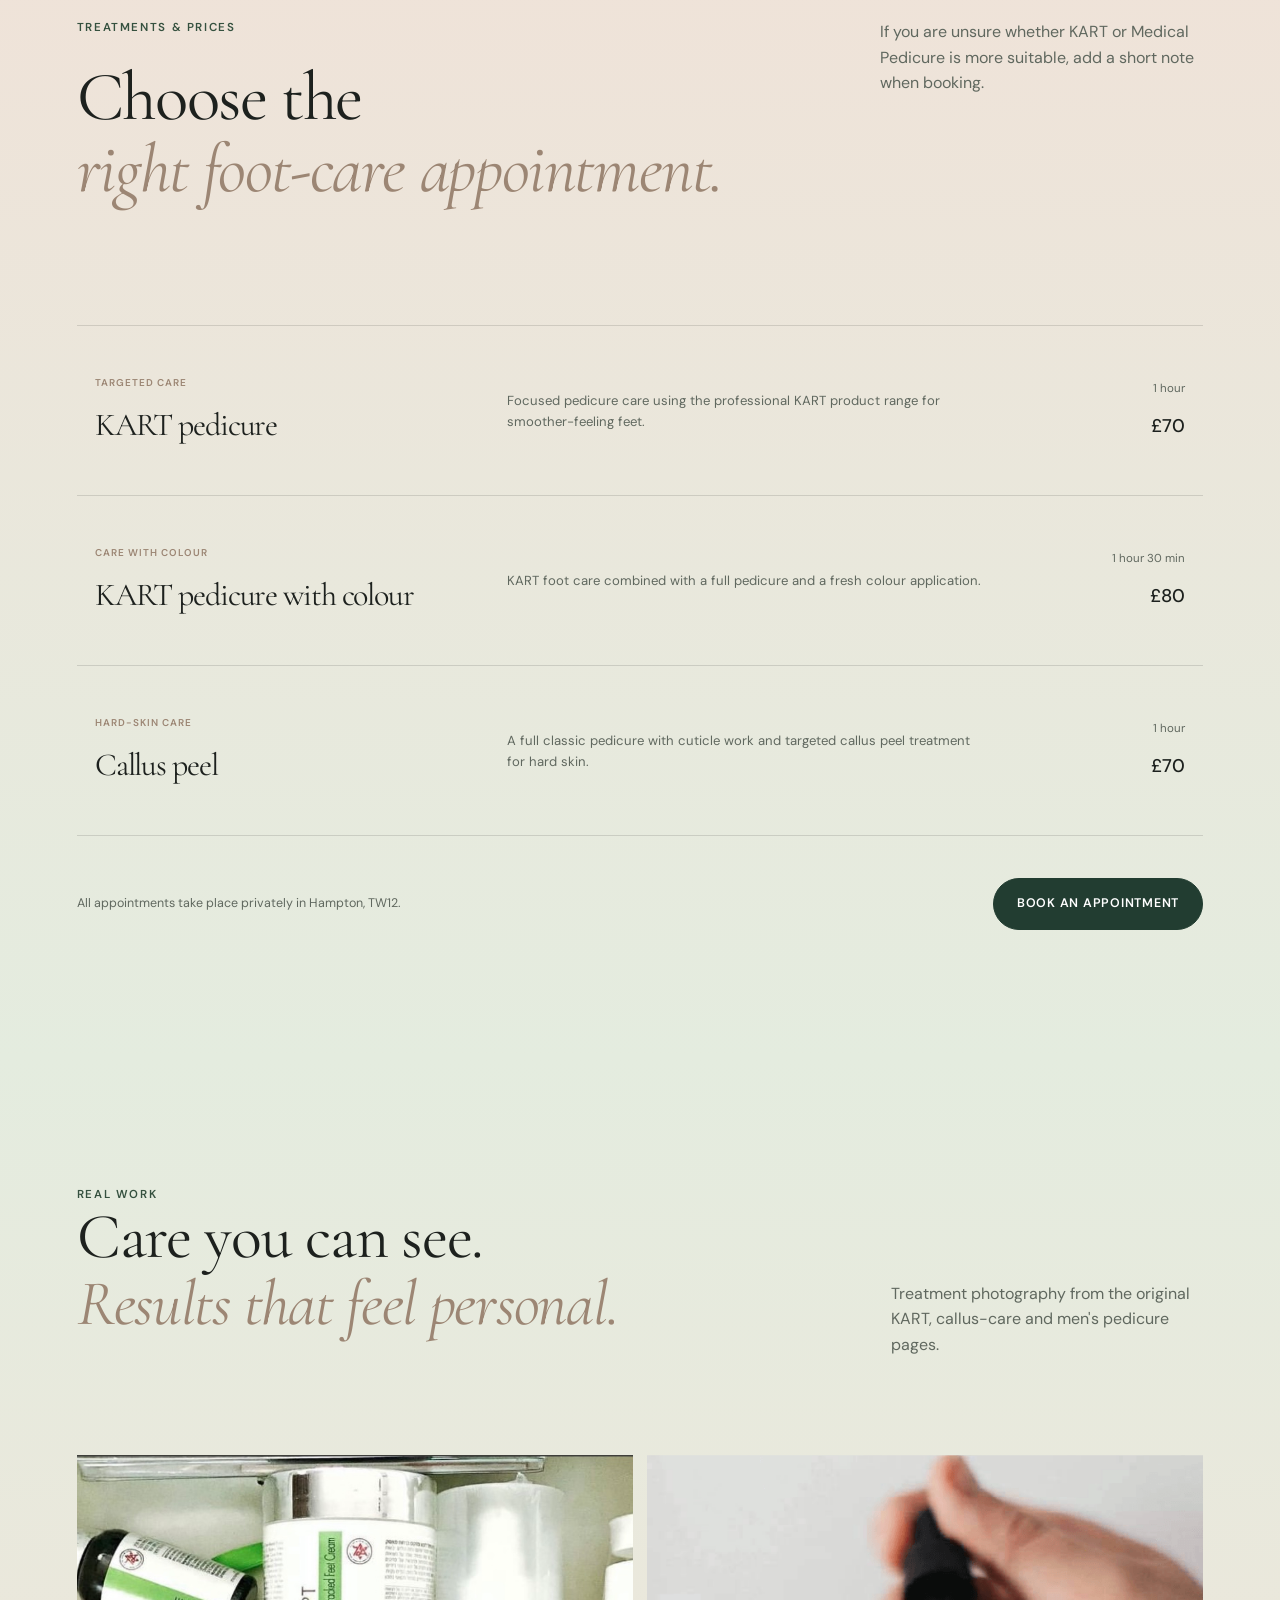
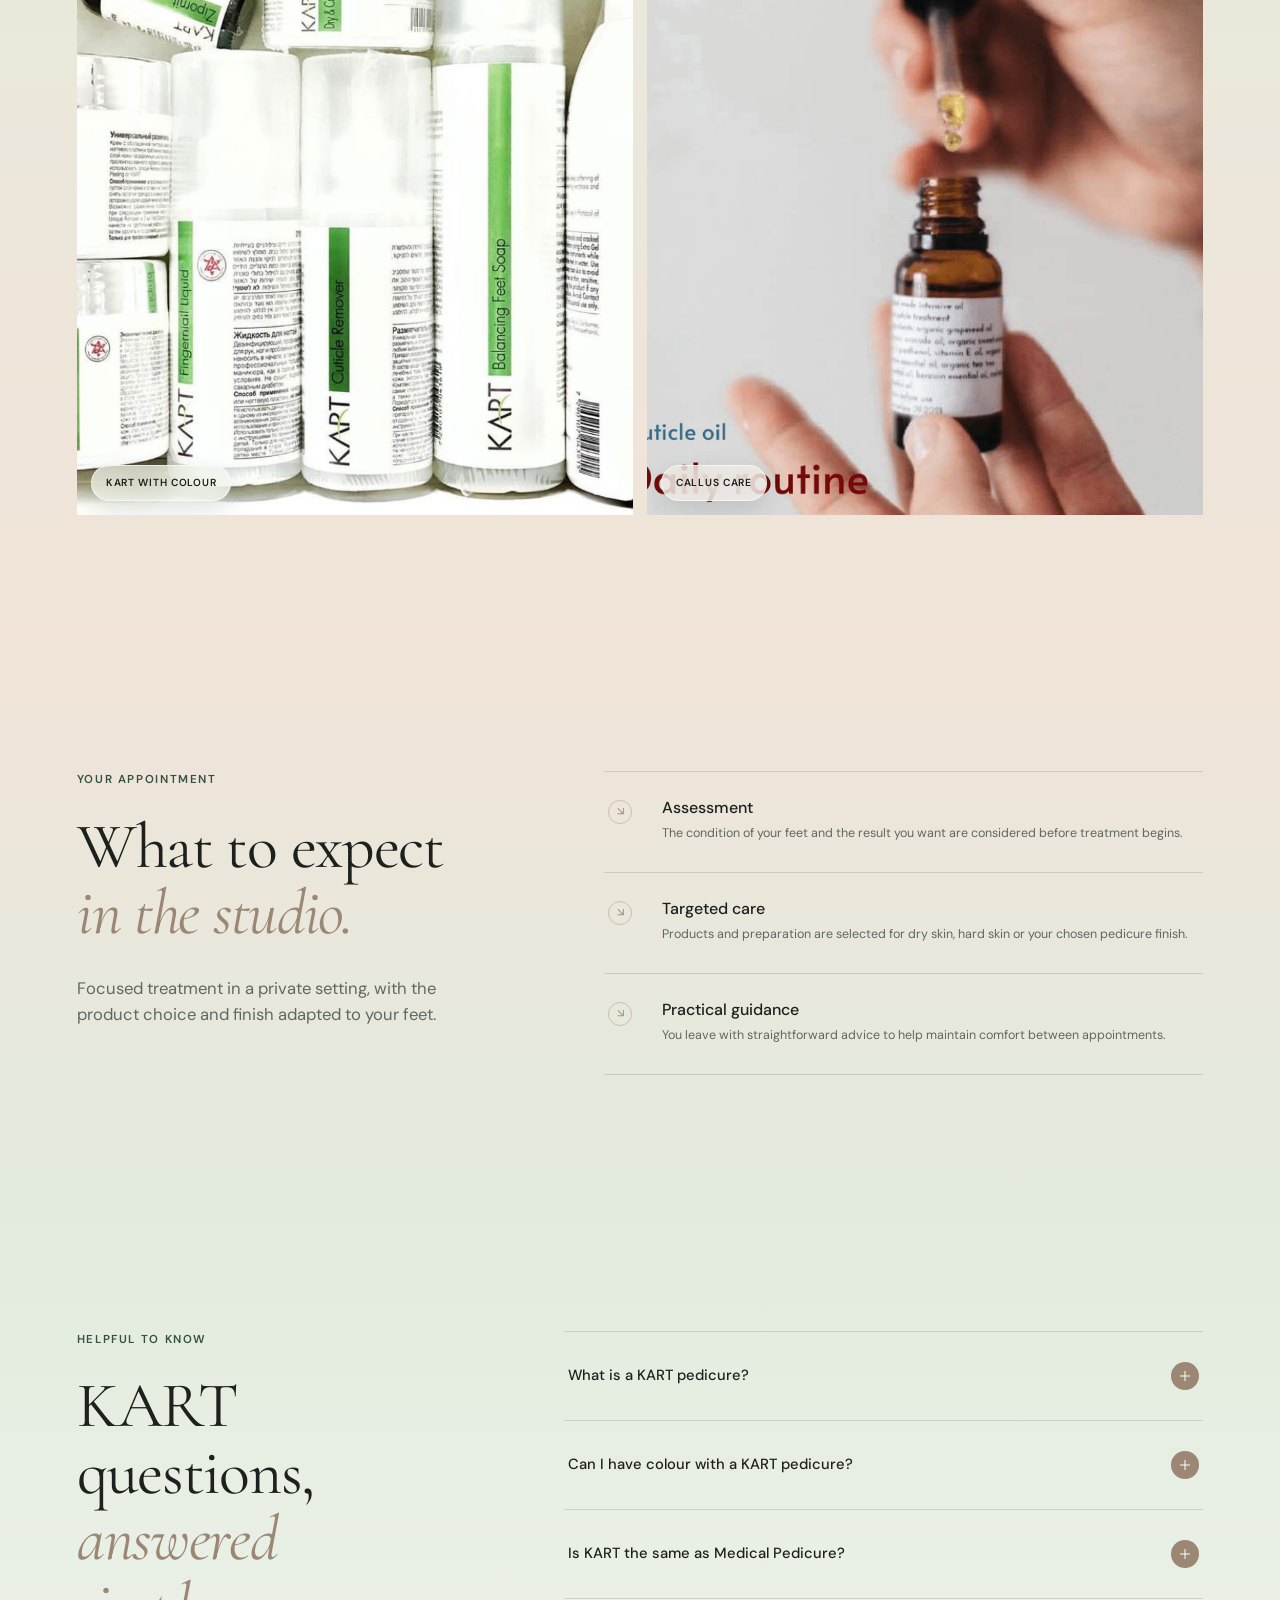
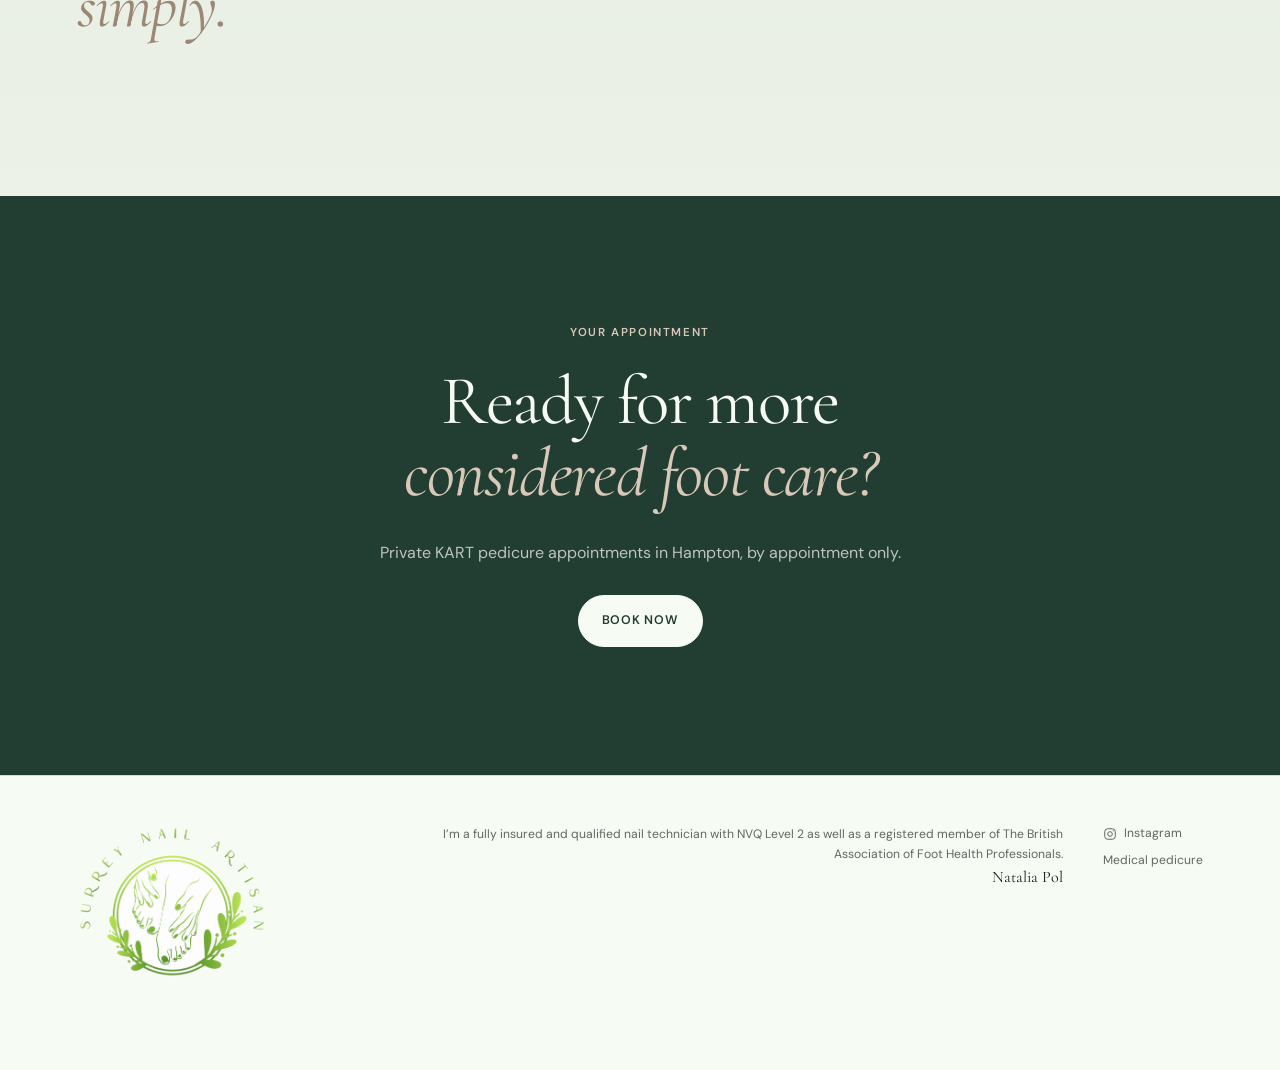
<file: public/kart-pedicure.html>
<!doctype html>
<html lang="en">
  <head>
    <meta charset="UTF-8">
    <meta name="viewport" content="width=device-width, initial-scale=1">
    <meta name="description" content="Private KART pedicure, callus peel and men's pedicure treatments in Hampton, Surrey.">
    <meta name="robots" content="index, follow">
    <link rel="canonical" href="https://www.surreynailartisan.co.uk/kart-pedicure">
    <meta property="og:title" content="KART Pedicure in Hampton | Surrey Nail Artisan">
    <meta property="og:description" content="Private KART pedicure, callus peel and men's pedicure treatments in Hampton, Surrey.">
    <meta property="og:type" content="website">
    <meta property="og:url" content="https://www.surreynailartisan.co.uk/kart-pedicure">
    <meta property="og:image" content="https://www.surreynailartisan.co.uk/assets/kart-pedicure.jpg">
    <meta property="og:site_name" content="Surrey Nail Artisan">
    <meta name="twitter:card" content="summary_large_image">
    <meta name="twitter:title" content="KART Pedicure in Hampton | Surrey Nail Artisan">
    <meta name="twitter:description" content="Private KART pedicure, callus peel and men's pedicure treatments in Hampton, Surrey.">
    <meta name="twitter:image" content="https://www.surreynailartisan.co.uk/assets/kart-pedicure.jpg">
    <title>KART Pedicure in Hampton | Surrey Nail Artisan</title>
    <link rel="icon" type="image/png" href="assets/surrey-nail-artisan-logo.png">
    <link rel="apple-touch-icon" href="assets/surrey-nail-artisan-logo.png">
    <link rel="preconnect" href="https://fonts.googleapis.com">
    <link rel="preconnect" href="https://fonts.gstatic.com" crossorigin>
    <link href="https://fonts.googleapis.com/css2?family=Cormorant+Garamond:ital,wght@0,400;1,400&family=DM+Sans:wght@400;500;600&display=swap" rel="stylesheet">
    <link rel="stylesheet" href="styles.css">
    <script src="tracking.js"></script>
    <script src="script.js" defer></script>
    <script type="application/ld+json">{
      "@context": "https://schema.org",
      "@type": "Service",
      "name": "KART pedicure and targeted foot care",
      "description": "Private KART pedicure, callus care and men's pedicure appointments in Hampton, Surrey.",
      "url": "https://www.surreynailartisan.co.uk/kart-pedicure",
      "image": "https://www.surreynailartisan.co.uk/assets/kart-pedicure.jpg",
      "areaServed": {
            "@type": "Place",
            "name": "Hampton, Surrey"
      },
      "provider": {
            "@type": "BeautySalon",
            "name": "Surrey Nail Artisan",
            "address": {
                  "@type": "PostalAddress",
                  "streetAddress": "Gander Green Crescent",
                  "addressLocality": "Hampton",
                  "postalCode": "TW12 2FA",
                  "addressCountry": "GB"
            }
      },
      "hasOfferCatalog": {
            "@type": "OfferCatalog",
            "name": "KART pedicure and targeted foot care appointments",
            "itemListElement": [
                  {
                        "@type": "Offer",
                        "price": "70",
                        "priceCurrency": "GBP",
                        "itemOffered": {
                              "@type": "Service",
                              "name": "KART pedicure",
                              "duration": "PT1H"
                        }
                  },
                  {
                        "@type": "Offer",
                        "price": "80",
                        "priceCurrency": "GBP",
                        "itemOffered": {
                              "@type": "Service",
                              "name": "KART pedicure with colour",
                              "duration": "PT1H30M"
                        }
                  },
                  {
                        "@type": "Offer",
                        "price": "70",
                        "priceCurrency": "GBP",
                        "itemOffered": {
                              "@type": "Service",
                              "name": "Callus peel",
                              "duration": "PT1H"
                        }
                  }
            ]
      }
}</script>
  </head>
  <body class="treatment-detail-page">
    <a class="skip-link" href="#main">Skip to content</a>

    <header class="site-header" data-header>
      <a class="brand" href="index.html" aria-label="Surrey Nail Artisan home">
        <img src="assets/surrey-nail-artisan-logo.png" alt="Surrey Nail Artisan">
      </a>
      <nav class="desktop-nav" aria-label="Main navigation">
        <a class="nav-highlight" href="index.html#services" aria-current="page">All treatments</a>
        <a href="medical-pedicure.html">Medical pedicure</a>
        <a href="index.html#private-studio">The studio</a>
      </nav>
      <div class="header-actions">
        <a class="button button-small" href="https://book.gettimely.com/richmondbeautytherapist/book/embed?location=288017&amp;staff=665857&amp;client-login=true">Book now</a>
        <button class="menu-toggle" type="button" aria-expanded="false" aria-controls="mobile-menu" aria-label="Open menu">
          <span></span><span></span>
        </button>
      </div>
      <nav class="mobile-menu" id="mobile-menu" aria-label="Mobile navigation" hidden>
        <a href="index.html#services">All treatments</a>
        <a href="medical-pedicure.html">Medical pedicure</a>
        <a href="index.html#private-studio">The studio</a>
        <a href="https://book.gettimely.com/richmondbeautytherapist/book/embed?location=288017&amp;staff=665857&amp;client-login=true">Book an appointment</a>
      </nav>
    </header>

    <main id="main">
      <section class="treatment-hero" aria-labelledby="kart-pedicure-title">
        <div class="treatment-hero-copy">
          <nav class="breadcrumbs" aria-label="Breadcrumb">
            <a href="index.html">Home</a><span aria-hidden="true">/</span><a href="index.html#services">Treatments</a><span aria-hidden="true">/</span><span aria-current="page">KART</span>
          </nav>
          <p class="eyebrow">KART pedicure treatments in Hampton</p>
          <h1 id="kart-pedicure-title">Targeted foot care.<br><em>A naturally considered approach.</em></h1>
          <p class="lead">Professional KART foot-care products paired with close, practical attention in a private studio.</p>
          <div class="button-row">
            <a class="button button-dark" href="https://book.gettimely.com/richmondbeautytherapist/book/embed?location=288017&amp;staff=665857&amp;client-login=true">Book an appointment</a>
            <a class="text-link" href="#treatments-prices">Treatments &amp; prices <span aria-hidden="true">↓</span></a>
          </div>
        </div>
        <figure class="treatment-hero-media" data-source-page="https://www.surreynailartisan.co.uk/procedure/kart-pedicure">
          <img src="assets/kart-pedicure.jpg" alt="KART pedicure treatment at Surrey Nail Artisan in Hampton">
          <figcaption>KART pedicure</figcaption>
        </figure>
      </section>

      <section class="treatment-intro section-pad" aria-labelledby="kart-pedicure-intro-title">
        <p class="script-label">Targeted foot care</p>
        <div>
          <h2 id="kart-pedicure-intro-title">Professional products,<br><em>chosen for practical results.</em></h2>
          <p class="lead">KART treatments use a professional foot-care range from Israel and are designed for clients who want focused care for dry or hard skin. Each appointment is selected around the condition of your feet and the finish you prefer.</p>
        </div>
      </section>

      <section class="category-menu section-pad" id="treatments-prices" aria-labelledby="kart-pedicure-prices-title">
        <div class="section-heading treatment-section-heading">
          <div>
            <p class="eyebrow">Treatments &amp; prices</p>
            <h2 id="kart-pedicure-prices-title">Choose the<br><em>right foot-care appointment.</em></h2>
          </div>
          <p>If you are unsure whether KART or Medical Pedicure is more suitable, add a short note when booking.</p>
        </div>
        <div class="category-treatment-list">
          <article class="category-treatment-card">
            <div class="category-treatment-heading">
              <p class="card-label">Targeted care</p>
              <h3>KART pedicure</h3>
              
            </div>
            <p>Focused pedicure care using the professional KART product range for smoother-feeling feet.</p>
            <div class="category-treatment-meta"><span>1 hour</span><strong>£70</strong></div>
          </article>
          <article class="category-treatment-card">
            <div class="category-treatment-heading">
              <p class="card-label">Care with colour</p>
              <h3>KART pedicure with colour</h3>
              
            </div>
            <p>KART foot care combined with a full pedicure and a fresh colour application.</p>
            <div class="category-treatment-meta"><span>1 hour 30 min</span><strong>£80</strong></div>
          </article>
          <article class="category-treatment-card">
            <div class="category-treatment-heading">
              <p class="card-label">Hard-skin care</p>
              <h3>Callus peel</h3>
              
            </div>
            <p>A full classic pedicure with cuticle work and targeted callus peel treatment for hard skin.</p>
            <div class="category-treatment-meta"><span>1 hour</span><strong>£70</strong></div>
          </article>
        </div>
        <div class="category-menu-cta">
          <p>All appointments take place privately in Hampton, TW12.</p>
          <a class="button button-dark" href="https://book.gettimely.com/richmondbeautytherapist/book/embed?location=288017&amp;staff=665857&amp;client-login=true">Book an appointment</a>
        </div>
      </section>


      <section class="treatment-results section-pad" aria-labelledby="kart-pedicure-results-title">
        <div class="showcase-heading treatment-results-heading">
          <div>
            <p class="eyebrow">Real work</p>
            <h2 id="kart-pedicure-results-title">Care you can see.<br><em>Results that feel personal.</em></h2>
          </div>
          <p>Treatment photography from the original KART, callus-care and men's pedicure pages.</p>
        </div>
        <div class="treatment-results-grid treatment-results-grid-two">
          <figure class="treatment-result-main" data-source-page="https://www.surreynailartisan.co.uk/procedure/kart-pedicure-colour">
            <img src="assets/kart-colour.jpg" alt="KART pedicure with colour result">
            <figcaption>KART with colour</figcaption>
          </figure>
          <figure data-source-page="https://www.surreynailartisan.co.uk/procedure/callus-peel">
            <img src="assets/kart-callus.png" alt="Callus care treatment from Surrey Nail Artisan">
            <figcaption>Callus care</figcaption>
          </figure>
        </div>
      </section>


      <section class="treatment-experience section-pad" aria-labelledby="kart-pedicure-experience-title">
        <div>
          <p class="eyebrow">Your appointment</p>
          <h2 id="kart-pedicure-experience-title">What to expect<br><em>in the studio.</em></h2>
          <p class="lead">Focused treatment in a private setting, with the product choice and finish adapted to your feet.</p>
        </div>
        <ol class="treatment-experience-steps">
          <li>
            <span class="step-icon" aria-hidden="true"></span>
            <div><h3>Assessment</h3><p>The condition of your feet and the result you want are considered before treatment begins.</p></div>
          </li>
          <li>
            <span class="step-icon" aria-hidden="true"></span>
            <div><h3>Targeted care</h3><p>Products and preparation are selected for dry skin, hard skin or your chosen pedicure finish.</p></div>
          </li>
          <li>
            <span class="step-icon" aria-hidden="true"></span>
            <div><h3>Practical guidance</h3><p>You leave with straightforward advice to help maintain comfort between appointments.</p></div>
          </li>
        </ol>
      </section>

      <section class="treatment-faq section-pad" aria-labelledby="kart-pedicure-faq-title">
        <div class="treatment-faq-heading">
          <p class="eyebrow">Helpful to know</p>
          <h2 id="kart-pedicure-faq-title">KART questions,<br><em>answered simply.</em></h2>
        </div>
        <div class="treatment-faq-list">
          <details>
            <summary>What is a KART pedicure?<span aria-hidden="true"></span></summary>
            <p>It is a targeted pedicure using the professional KART foot-care range, selected for clients who want focused care for dry or hard skin.</p>
          </details>
          <details>
            <summary>Can I have colour with a KART pedicure?<span aria-hidden="true"></span></summary>
            <p>Yes. Choose KART pedicure with colour to include a new colour application.</p>
          </details>
          <details>
            <summary>Is KART the same as Medical Pedicure?<span aria-hidden="true"></span></summary>
            <p>No. KART is a cosmetic foot-care treatment. Medical Pedicure has a separate assessment-led treatment menu for specific nail and skin concerns.</p>
          </details>
        </div>
      </section>

      <section class="booking-panel section-pad">
        <p class="eyebrow">Your appointment</p>
        <h2>Ready for more<br><em>considered foot care?</em></h2>
        <p>Private KART pedicure appointments in Hampton, by appointment only.</p>
        <a class="button button-light" href="https://book.gettimely.com/richmondbeautytherapist/book/embed?location=288017&amp;staff=665857&amp;client-login=true">Book now</a>
      </section>
    </main>

    <footer class="site-footer home-footer">
      <a class="footer-brand" href="index.html" aria-label="Surrey Nail Artisan home">
        <img src="assets/surrey-nail-artisan-logo.png" alt="Surrey Nail Artisan">
      </a>
      <div class="footer-credentials">
        <p>I&rsquo;m a fully insured and qualified nail technician with NVQ Level 2 as well as a registered member of The British Association of Foot Health Professionals.</p>
        <p class="footer-signature">Natalia Pol</p>
      </div>
      <div class="footer-links">
        <a class="instagram-link" href="https://www.instagram.com/surreynailartisan/">
          <svg class="instagram-icon" viewBox="0 0 24 24" aria-hidden="true" focusable="false">
            <rect x="3" y="3" width="18" height="18" rx="5"></rect>
            <circle cx="12" cy="12" r="4"></circle>
            <circle class="instagram-icon-dot" cx="17.5" cy="6.5" r="1"></circle>
          </svg>
          <span>Instagram</span>
        </a>
        <a href="medical-pedicure.html">Medical pedicure</a>
      </div>
    </footer>

    <div class="mobile-book" aria-label="Quick booking">
      <span>Private appointments in Hampton</span>
      <a href="https://book.gettimely.com/richmondbeautytherapist/book/embed?location=288017&amp;staff=665857&amp;client-login=true">Book now</a>
    </div>
  </body>
</html>
</file>
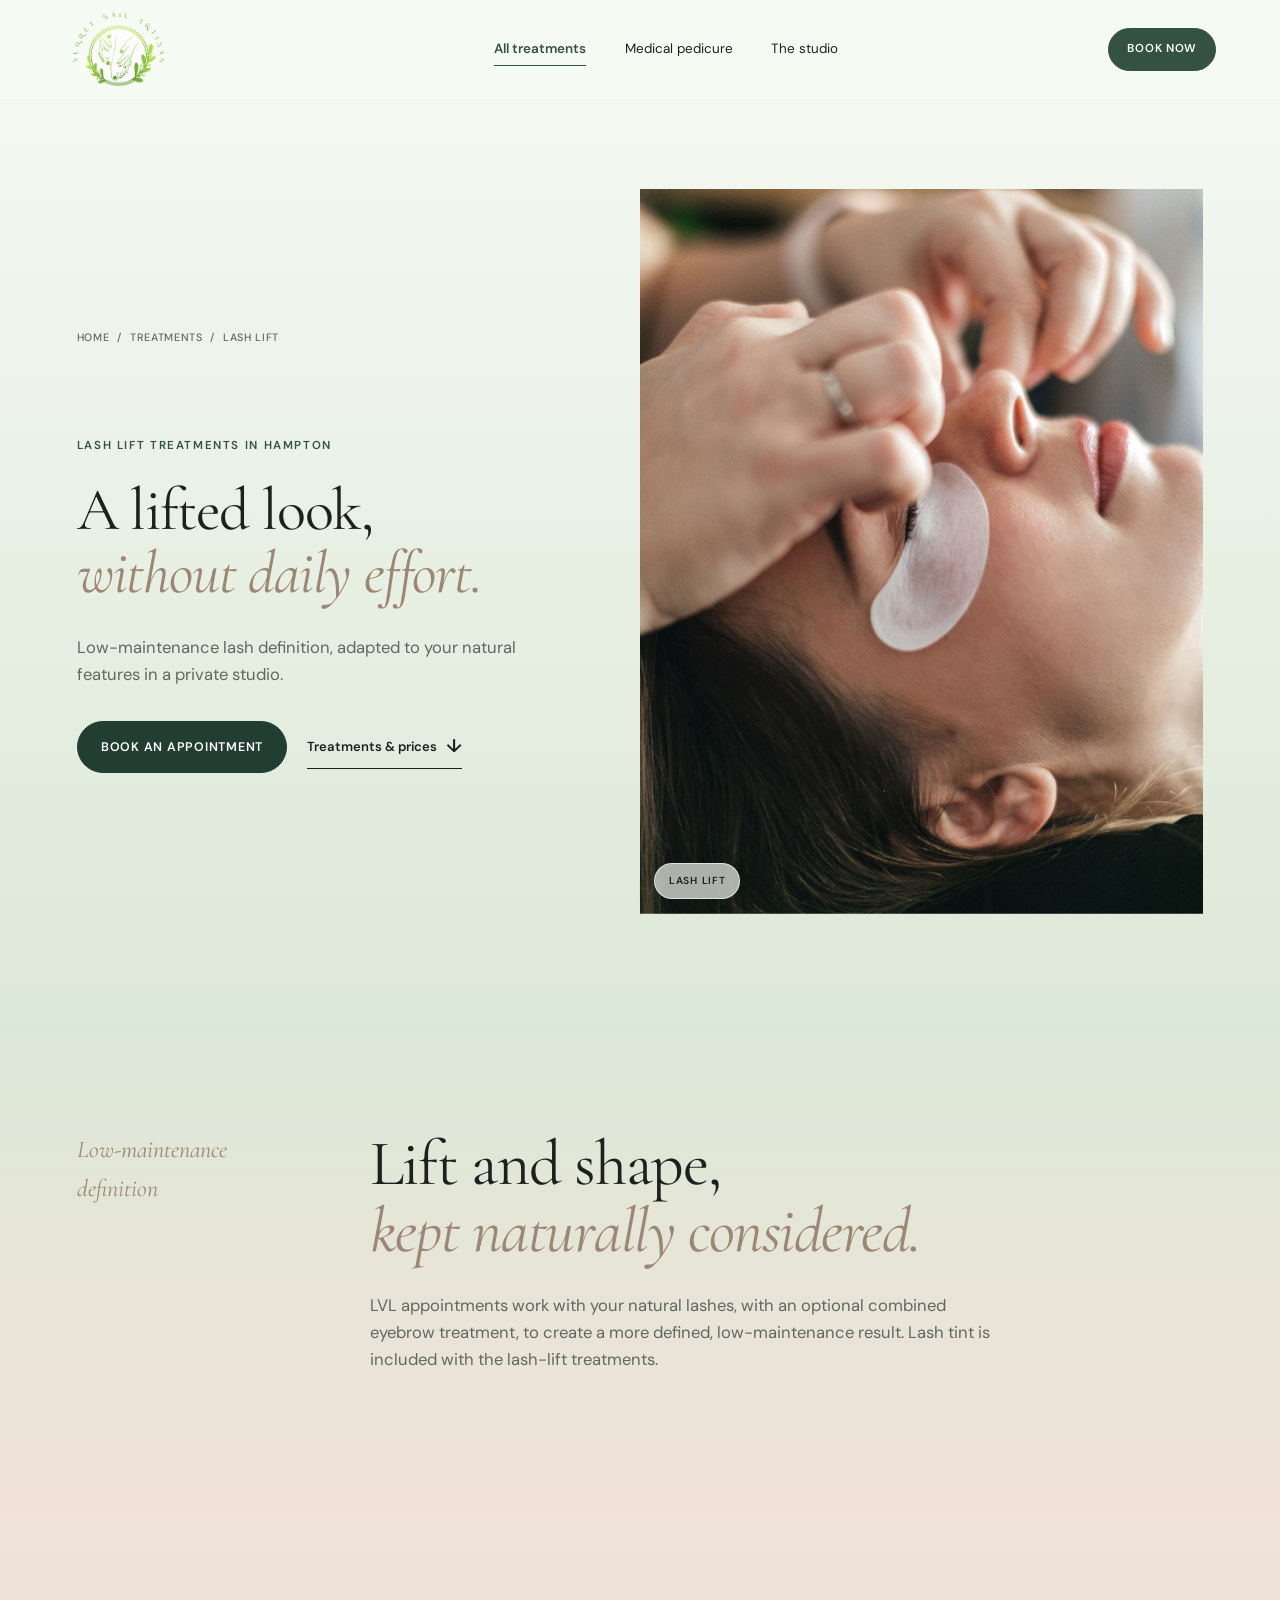
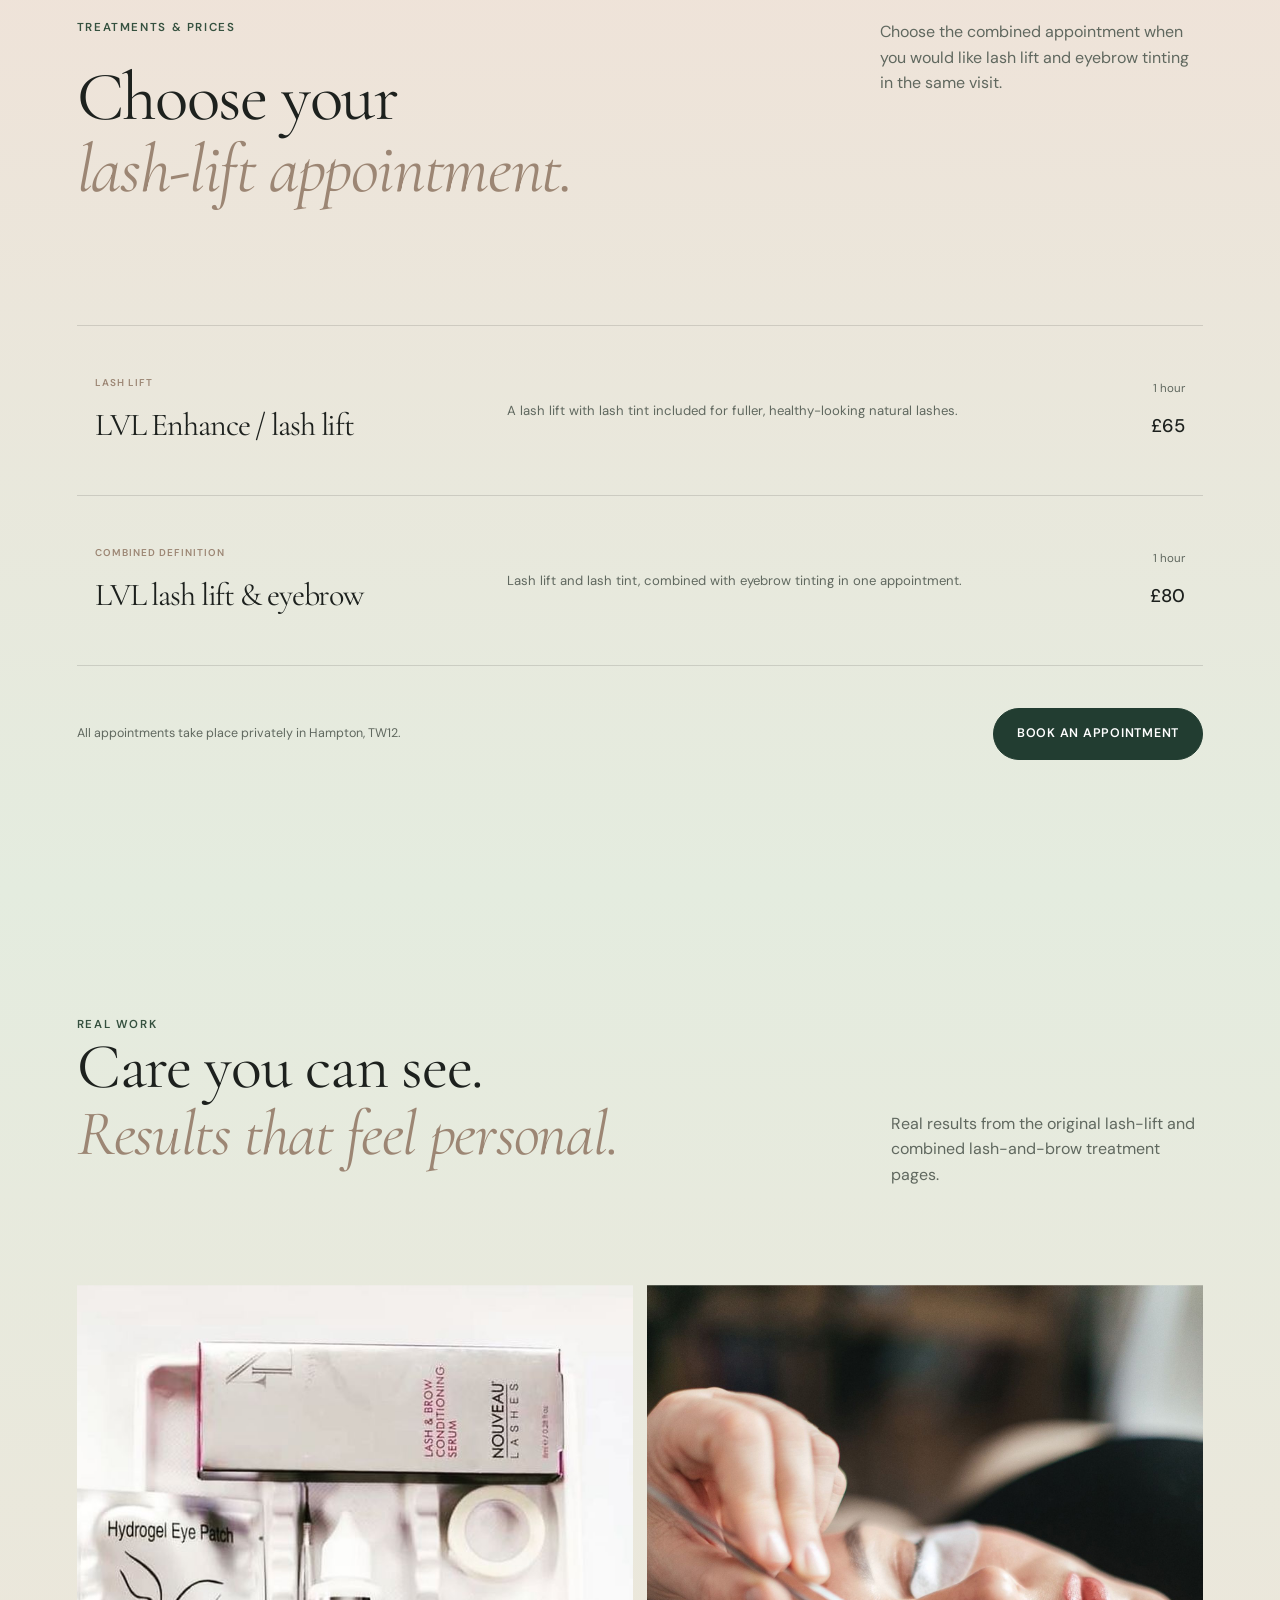
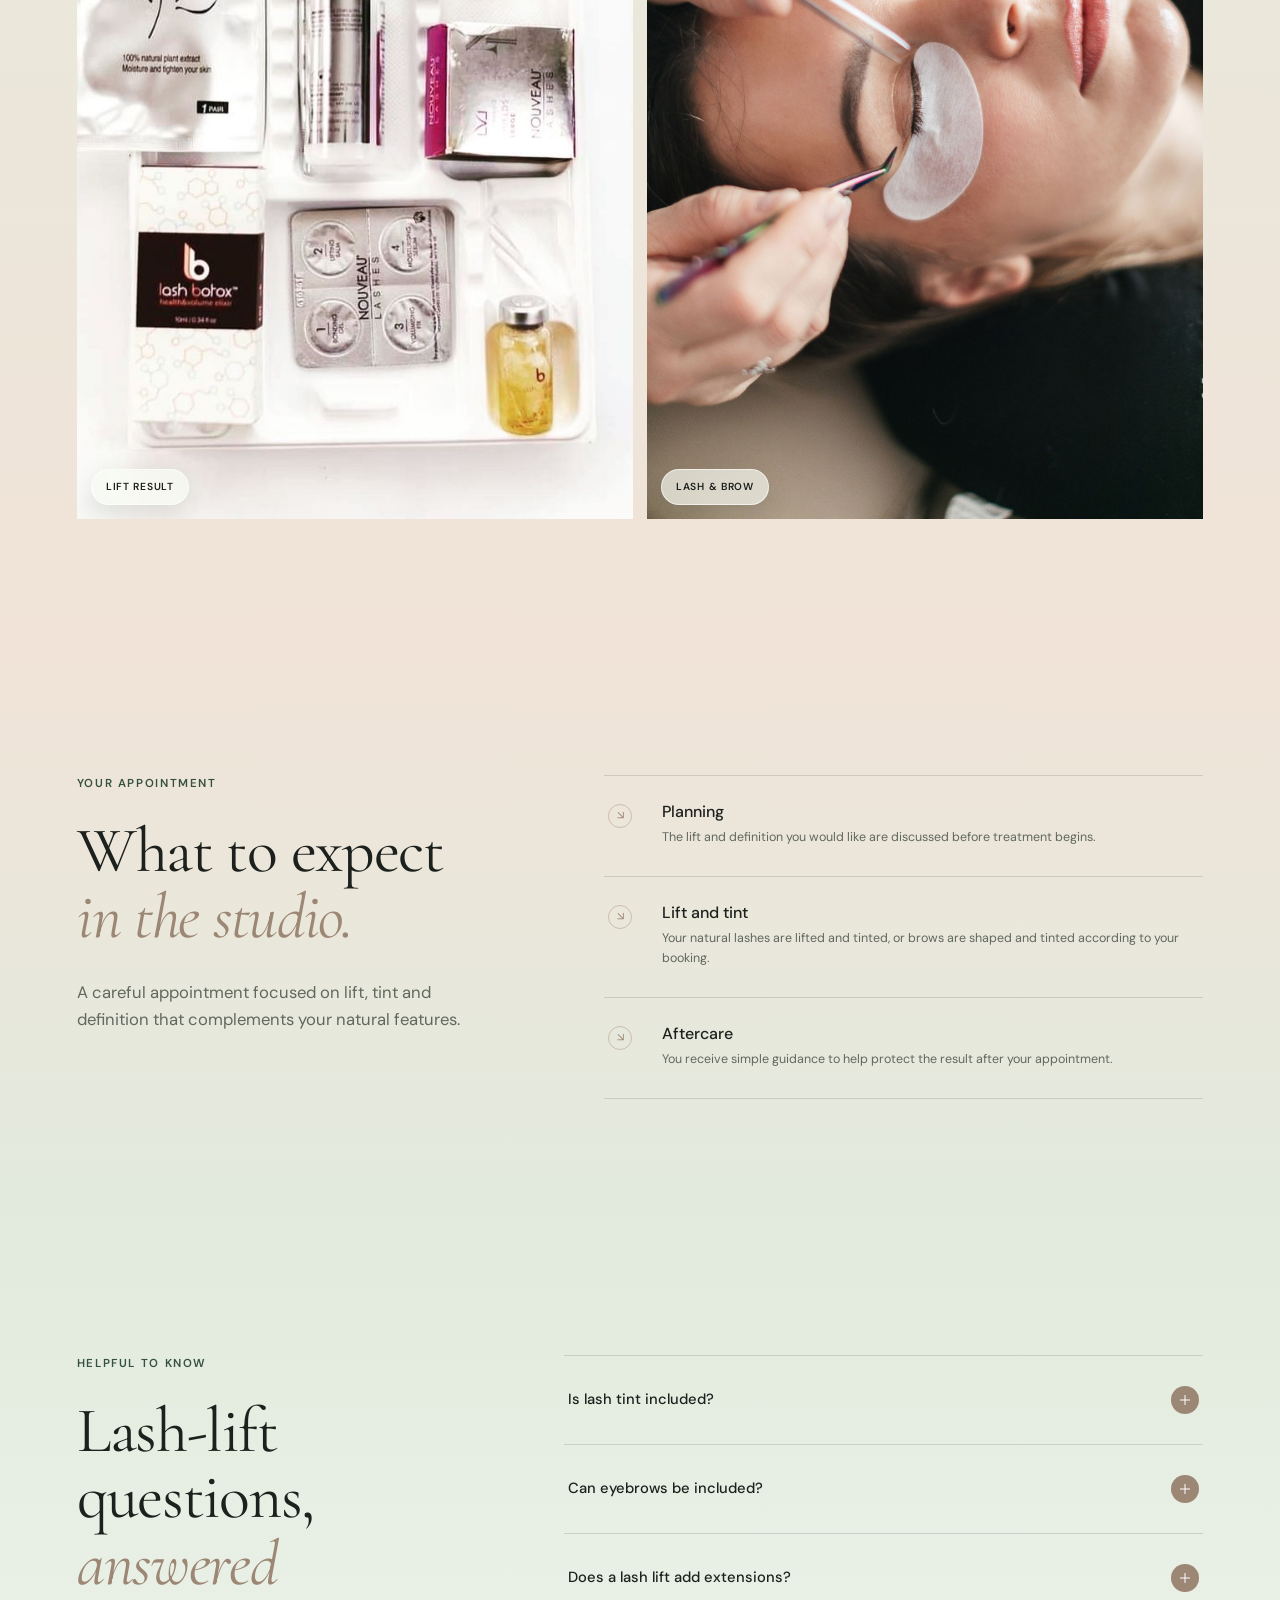
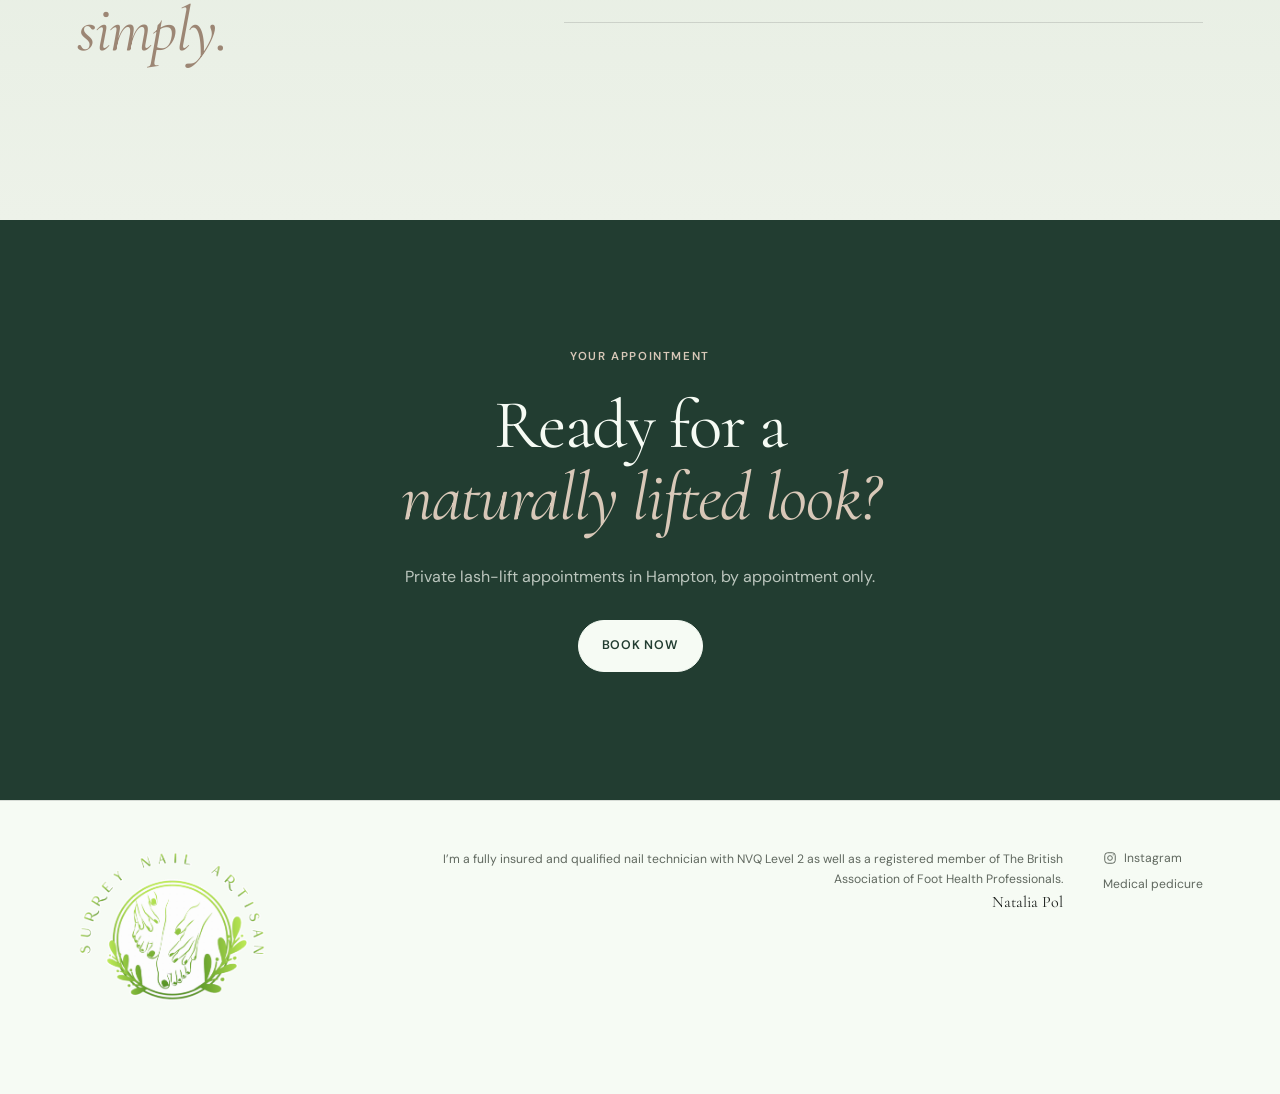
<file: public/lash-lift.html>
<!doctype html>
<html lang="en">
  <head>
    <meta charset="UTF-8">
    <meta name="viewport" content="width=device-width, initial-scale=1">
    <meta name="description" content="Private LVL lash lift appointments in Hampton, Surrey, with lash tint and an optional combined eyebrow treatment.">
    <meta name="robots" content="index, follow">
    <link rel="canonical" href="https://www.surreynailartisan.co.uk/lash-lift">
    <meta property="og:title" content="Lash Lift in Hampton | Surrey Nail Artisan">
    <meta property="og:description" content="Private LVL lash lift appointments in Hampton, Surrey, with lash tint and an optional combined eyebrow treatment.">
    <meta property="og:type" content="website">
    <meta property="og:url" content="https://www.surreynailartisan.co.uk/lash-lift">
    <meta property="og:image" content="https://www.surreynailartisan.co.uk/assets/lash-lift.jpg">
    <meta property="og:site_name" content="Surrey Nail Artisan">
    <meta name="twitter:card" content="summary_large_image">
    <meta name="twitter:title" content="Lash Lift in Hampton | Surrey Nail Artisan">
    <meta name="twitter:description" content="Private LVL lash lift appointments in Hampton, Surrey, with lash tint and an optional combined eyebrow treatment.">
    <meta name="twitter:image" content="https://www.surreynailartisan.co.uk/assets/lash-lift.jpg">
    <title>Lash Lift in Hampton | Surrey Nail Artisan</title>
    <link rel="icon" type="image/png" href="assets/surrey-nail-artisan-logo.png">
    <link rel="apple-touch-icon" href="assets/surrey-nail-artisan-logo.png">
    <link rel="preconnect" href="https://fonts.googleapis.com">
    <link rel="preconnect" href="https://fonts.gstatic.com" crossorigin>
    <link href="https://fonts.googleapis.com/css2?family=Cormorant+Garamond:ital,wght@0,400;1,400&family=DM+Sans:wght@400;500;600&display=swap" rel="stylesheet">
    <link rel="stylesheet" href="styles.css">
    <script src="tracking.js"></script>
    <script src="script.js" defer></script>
    <script type="application/ld+json">{
      "@context": "https://schema.org",
      "@type": "Service",
      "name": "Lash lift treatments",
      "description": "Private LVL lash lift appointments in Hampton, Surrey, with an optional combined eyebrow treatment.",
      "url": "https://www.surreynailartisan.co.uk/lash-lift",
      "image": "https://www.surreynailartisan.co.uk/assets/lash-lift.jpg",
      "areaServed": {
            "@type": "Place",
            "name": "Hampton, Surrey"
      },
      "provider": {
            "@type": "BeautySalon",
            "name": "Surrey Nail Artisan",
            "address": {
                  "@type": "PostalAddress",
                  "streetAddress": "Gander Green Crescent",
                  "addressLocality": "Hampton",
                  "postalCode": "TW12 2FA",
                  "addressCountry": "GB"
            }
      },
      "hasOfferCatalog": {
            "@type": "OfferCatalog",
            "name": "Lash lift treatments appointments",
            "itemListElement": [
                  {
                        "@type": "Offer",
                        "price": "65",
                        "priceCurrency": "GBP",
                        "itemOffered": {
                              "@type": "Service",
                              "name": "LVL Enhance / lash lift",
                              "duration": "PT1H"
                        }
                  },
                  {
                        "@type": "Offer",
                        "price": "80",
                        "priceCurrency": "GBP",
                        "itemOffered": {
                              "@type": "Service",
                              "name": "LVL lash lift & eyebrow",
                              "duration": "PT1H"
                        }
                  }
            ]
      }
}</script>
  </head>
  <body class="treatment-detail-page">
    <a class="skip-link" href="#main">Skip to content</a>

    <header class="site-header" data-header>
      <a class="brand" href="index.html" aria-label="Surrey Nail Artisan home">
        <img src="assets/surrey-nail-artisan-logo.png" alt="Surrey Nail Artisan">
      </a>
      <nav class="desktop-nav" aria-label="Main navigation">
        <a class="nav-highlight" href="index.html#services" aria-current="page">All treatments</a>
        <a href="medical-pedicure.html">Medical pedicure</a>
        <a href="index.html#private-studio">The studio</a>
      </nav>
      <div class="header-actions">
        <a class="button button-small" href="https://book.gettimely.com/richmondbeautytherapist/book/embed?location=288017&amp;staff=665857&amp;client-login=true">Book now</a>
        <button class="menu-toggle" type="button" aria-expanded="false" aria-controls="mobile-menu" aria-label="Open menu">
          <span></span><span></span>
        </button>
      </div>
      <nav class="mobile-menu" id="mobile-menu" aria-label="Mobile navigation" hidden>
        <a href="index.html#services">All treatments</a>
        <a href="medical-pedicure.html">Medical pedicure</a>
        <a href="index.html#private-studio">The studio</a>
        <a href="https://book.gettimely.com/richmondbeautytherapist/book/embed?location=288017&amp;staff=665857&amp;client-login=true">Book an appointment</a>
      </nav>
    </header>

    <main id="main">
      <section class="treatment-hero" aria-labelledby="lash-lift-title">
        <div class="treatment-hero-copy">
          <nav class="breadcrumbs" aria-label="Breadcrumb">
            <a href="index.html">Home</a><span aria-hidden="true">/</span><a href="index.html#services">Treatments</a><span aria-hidden="true">/</span><span aria-current="page">Lash lift</span>
          </nav>
          <p class="eyebrow">Lash lift treatments in Hampton</p>
          <h1 id="lash-lift-title">A lifted look,<br><em>without daily effort.</em></h1>
          <p class="lead">Low-maintenance lash definition, adapted to your natural features in a private studio.</p>
          <div class="button-row">
            <a class="button button-dark" href="https://book.gettimely.com/richmondbeautytherapist/book/embed?location=288017&amp;staff=665857&amp;client-login=true">Book an appointment</a>
            <a class="text-link" href="#treatments-prices">Treatments &amp; prices <span aria-hidden="true">↓</span></a>
          </div>
        </div>
        <figure class="treatment-hero-media" data-source-page="https://www.surreynailartisan.co.uk/procedure/lvl-enhance-lash-lift">
          <img src="assets/lash-lift.jpg" alt="LVL lash lift result at Surrey Nail Artisan in Hampton">
          <figcaption>Lash lift</figcaption>
        </figure>
      </section>

      <section class="treatment-intro section-pad" aria-labelledby="lash-lift-intro-title">
        <p class="script-label">Low-maintenance definition</p>
        <div>
          <h2 id="lash-lift-intro-title">Lift and shape,<br><em>kept naturally considered.</em></h2>
          <p class="lead">LVL appointments work with your natural lashes, with an optional combined eyebrow treatment, to create a more defined, low-maintenance result. Lash tint is included with the lash-lift treatments.</p>
        </div>
      </section>

      <section class="category-menu section-pad" id="treatments-prices" aria-labelledby="lash-lift-prices-title">
        <div class="section-heading treatment-section-heading">
          <div>
            <p class="eyebrow">Treatments &amp; prices</p>
            <h2 id="lash-lift-prices-title">Choose your<br><em>lash-lift appointment.</em></h2>
          </div>
          <p>Choose the combined appointment when you would like lash lift and eyebrow tinting in the same visit.</p>
        </div>
        <div class="category-treatment-list">
          <article class="category-treatment-card">
            <div class="category-treatment-heading">
              <p class="card-label">Lash lift</p>
              <h3>LVL Enhance / lash lift</h3>
              
            </div>
            <p>A lash lift with lash tint included for fuller, healthy-looking natural lashes.</p>
            <div class="category-treatment-meta"><span>1 hour</span><strong>£65</strong></div>
          </article>
          <article class="category-treatment-card">
            <div class="category-treatment-heading">
              <p class="card-label">Combined definition</p>
              <h3>LVL lash lift &amp; eyebrow</h3>
              
            </div>
            <p>Lash lift and lash tint, combined with eyebrow tinting in one appointment.</p>
            <div class="category-treatment-meta"><span>1 hour</span><strong>£80</strong></div>
          </article>
        </div>
        <div class="category-menu-cta">
          <p>All appointments take place privately in Hampton, TW12.</p>
          <a class="button button-dark" href="https://book.gettimely.com/richmondbeautytherapist/book/embed?location=288017&amp;staff=665857&amp;client-login=true">Book an appointment</a>
        </div>
      </section>


      <section class="treatment-results section-pad" aria-labelledby="lash-lift-results-title">
        <div class="showcase-heading treatment-results-heading">
          <div>
            <p class="eyebrow">Real work</p>
            <h2 id="lash-lift-results-title">Care you can see.<br><em>Results that feel personal.</em></h2>
          </div>
          <p>Real results from the original lash-lift and combined lash-and-brow treatment pages.</p>
        </div>
        <div class="treatment-results-grid treatment-results-grid-two">
          <figure class="treatment-result-main" data-source-page="https://www.surreynailartisan.co.uk/procedure/lvl-enhance-lash-lift">
            <img src="assets/lash-lift-result.jpg" alt="Natural lash lift result at Surrey Nail Artisan">
            <figcaption>Lift result</figcaption>
          </figure>
          <figure data-source-page="https://www.surreynailartisan.co.uk/procedure/lvl-enhance-lashlift-eyebrow">
            <img src="assets/lash-brow-combination.jpg" alt="Combined lash lift and eyebrow treatment result">
            <figcaption>Lash &amp; brow</figcaption>
          </figure>
        </div>
      </section>


      <section class="treatment-experience section-pad" aria-labelledby="lash-lift-experience-title">
        <div>
          <p class="eyebrow">Your appointment</p>
          <h2 id="lash-lift-experience-title">What to expect<br><em>in the studio.</em></h2>
          <p class="lead">A careful appointment focused on lift, tint and definition that complements your natural features.</p>
        </div>
        <ol class="treatment-experience-steps">
          <li>
            <span class="step-icon" aria-hidden="true"></span>
            <div><h3>Planning</h3><p>The lift and definition you would like are discussed before treatment begins.</p></div>
          </li>
          <li>
            <span class="step-icon" aria-hidden="true"></span>
            <div><h3>Lift and tint</h3><p>Your natural lashes are lifted and tinted, or brows are shaped and tinted according to your booking.</p></div>
          </li>
          <li>
            <span class="step-icon" aria-hidden="true"></span>
            <div><h3>Aftercare</h3><p>You receive simple guidance to help protect the result after your appointment.</p></div>
          </li>
        </ol>
      </section>

      <section class="treatment-faq section-pad" aria-labelledby="lash-lift-faq-title">
        <div class="treatment-faq-heading">
          <p class="eyebrow">Helpful to know</p>
          <h2 id="lash-lift-faq-title">Lash-lift questions,<br><em>answered simply.</em></h2>
        </div>
        <div class="treatment-faq-list">
          <details>
            <summary>Is lash tint included?<span aria-hidden="true"></span></summary>
            <p>Yes. Lash tint is included with the LVL Enhance lash-lift appointments.</p>
          </details>
          <details>
            <summary>Can eyebrows be included?<span aria-hidden="true"></span></summary>
            <p>Yes. Choose the lash lift and eyebrow appointment when you would like eyebrow tinting included.</p>
          </details>
          <details>
            <summary>Does a lash lift add extensions?<span aria-hidden="true"></span></summary>
            <p>No. A lash lift works with your natural lashes and does not add extensions.</p>
          </details>
        </div>
      </section>

      <section class="booking-panel section-pad">
        <p class="eyebrow">Your appointment</p>
        <h2>Ready for a<br><em>naturally lifted look?</em></h2>
        <p>Private lash-lift appointments in Hampton, by appointment only.</p>
        <a class="button button-light" href="https://book.gettimely.com/richmondbeautytherapist/book/embed?location=288017&amp;staff=665857&amp;client-login=true">Book now</a>
      </section>
    </main>

    <footer class="site-footer home-footer">
      <a class="footer-brand" href="index.html" aria-label="Surrey Nail Artisan home">
        <img src="assets/surrey-nail-artisan-logo.png" alt="Surrey Nail Artisan">
      </a>
      <div class="footer-credentials">
        <p>I&rsquo;m a fully insured and qualified nail technician with NVQ Level 2 as well as a registered member of The British Association of Foot Health Professionals.</p>
        <p class="footer-signature">Natalia Pol</p>
      </div>
      <div class="footer-links">
        <a class="instagram-link" href="https://www.instagram.com/surreynailartisan/">
          <svg class="instagram-icon" viewBox="0 0 24 24" aria-hidden="true" focusable="false">
            <rect x="3" y="3" width="18" height="18" rx="5"></rect>
            <circle cx="12" cy="12" r="4"></circle>
            <circle class="instagram-icon-dot" cx="17.5" cy="6.5" r="1"></circle>
          </svg>
          <span>Instagram</span>
        </a>
        <a href="medical-pedicure.html">Medical pedicure</a>
      </div>
    </footer>

    <div class="mobile-book" aria-label="Quick booking">
      <span>Private appointments in Hampton</span>
      <a href="https://book.gettimely.com/richmondbeautytherapist/book/embed?location=288017&amp;staff=665857&amp;client-login=true">Book now</a>
    </div>
  </body>
</html>
</file>
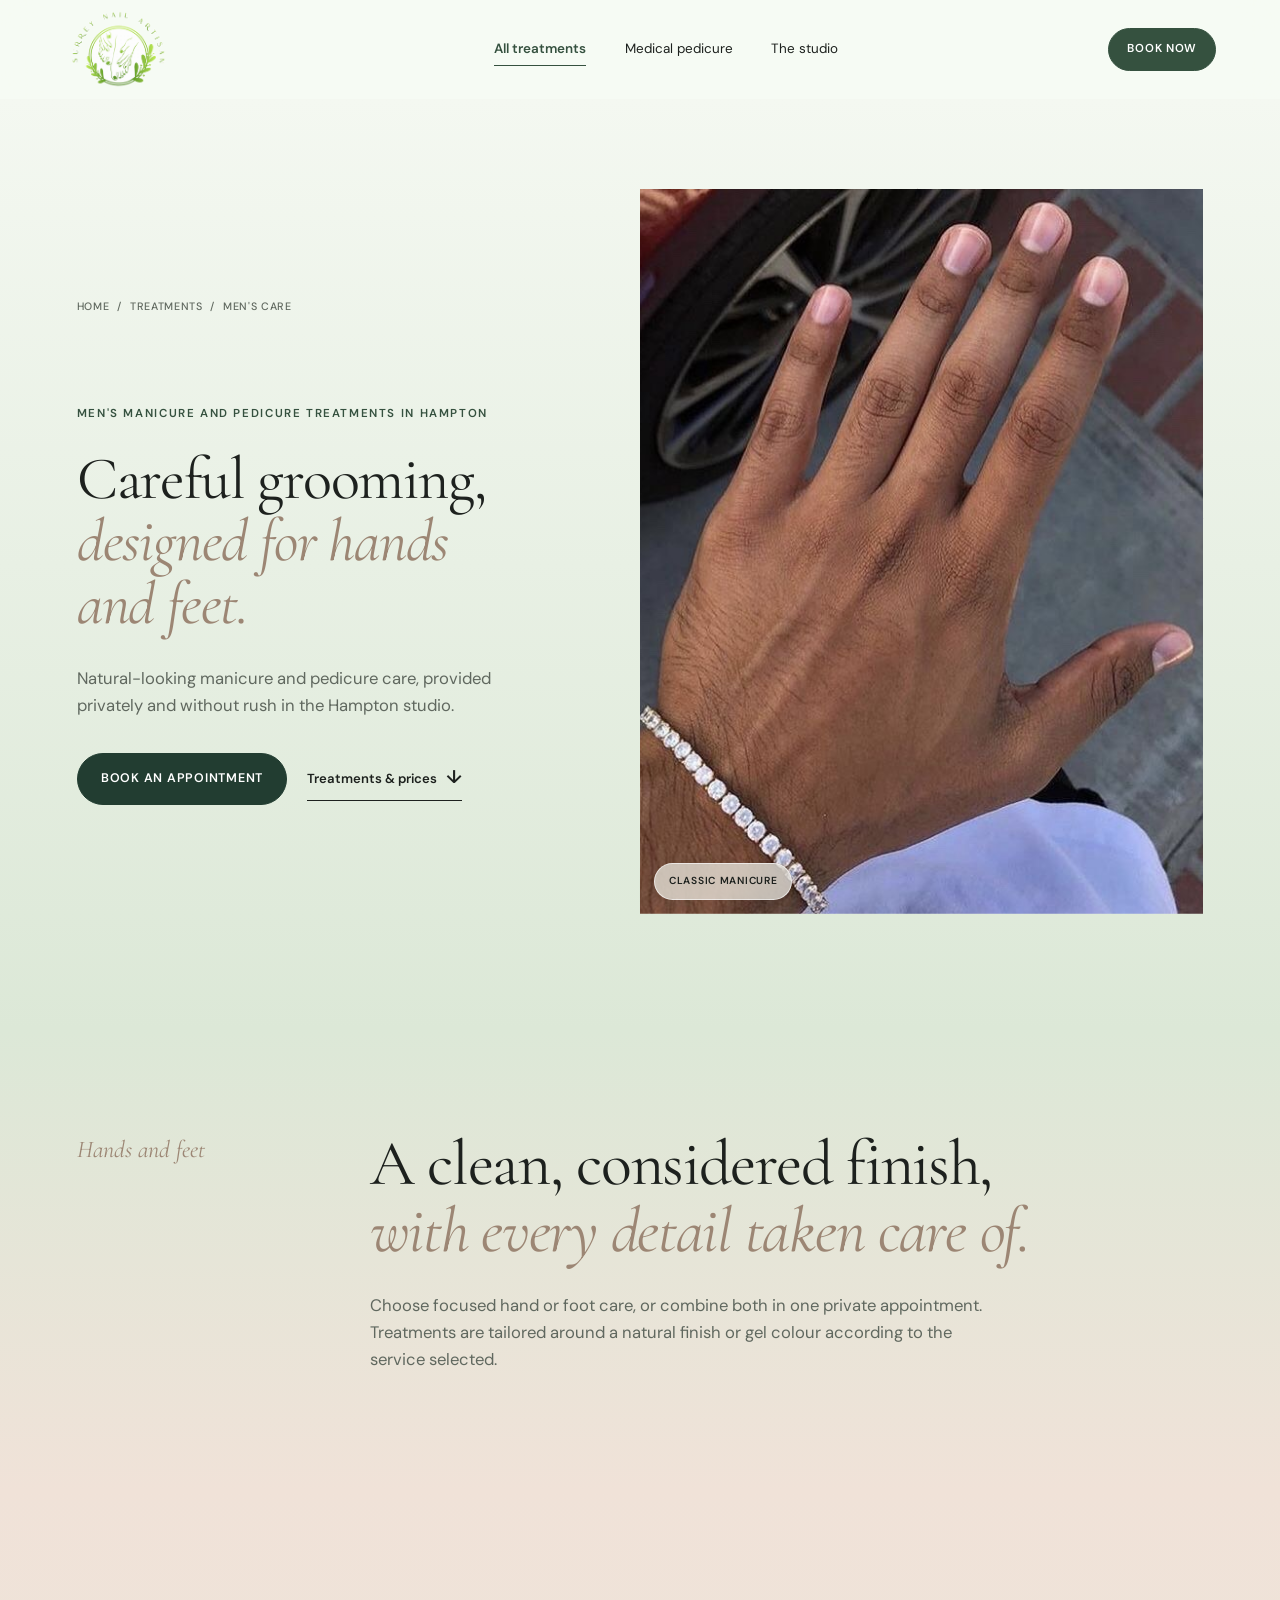
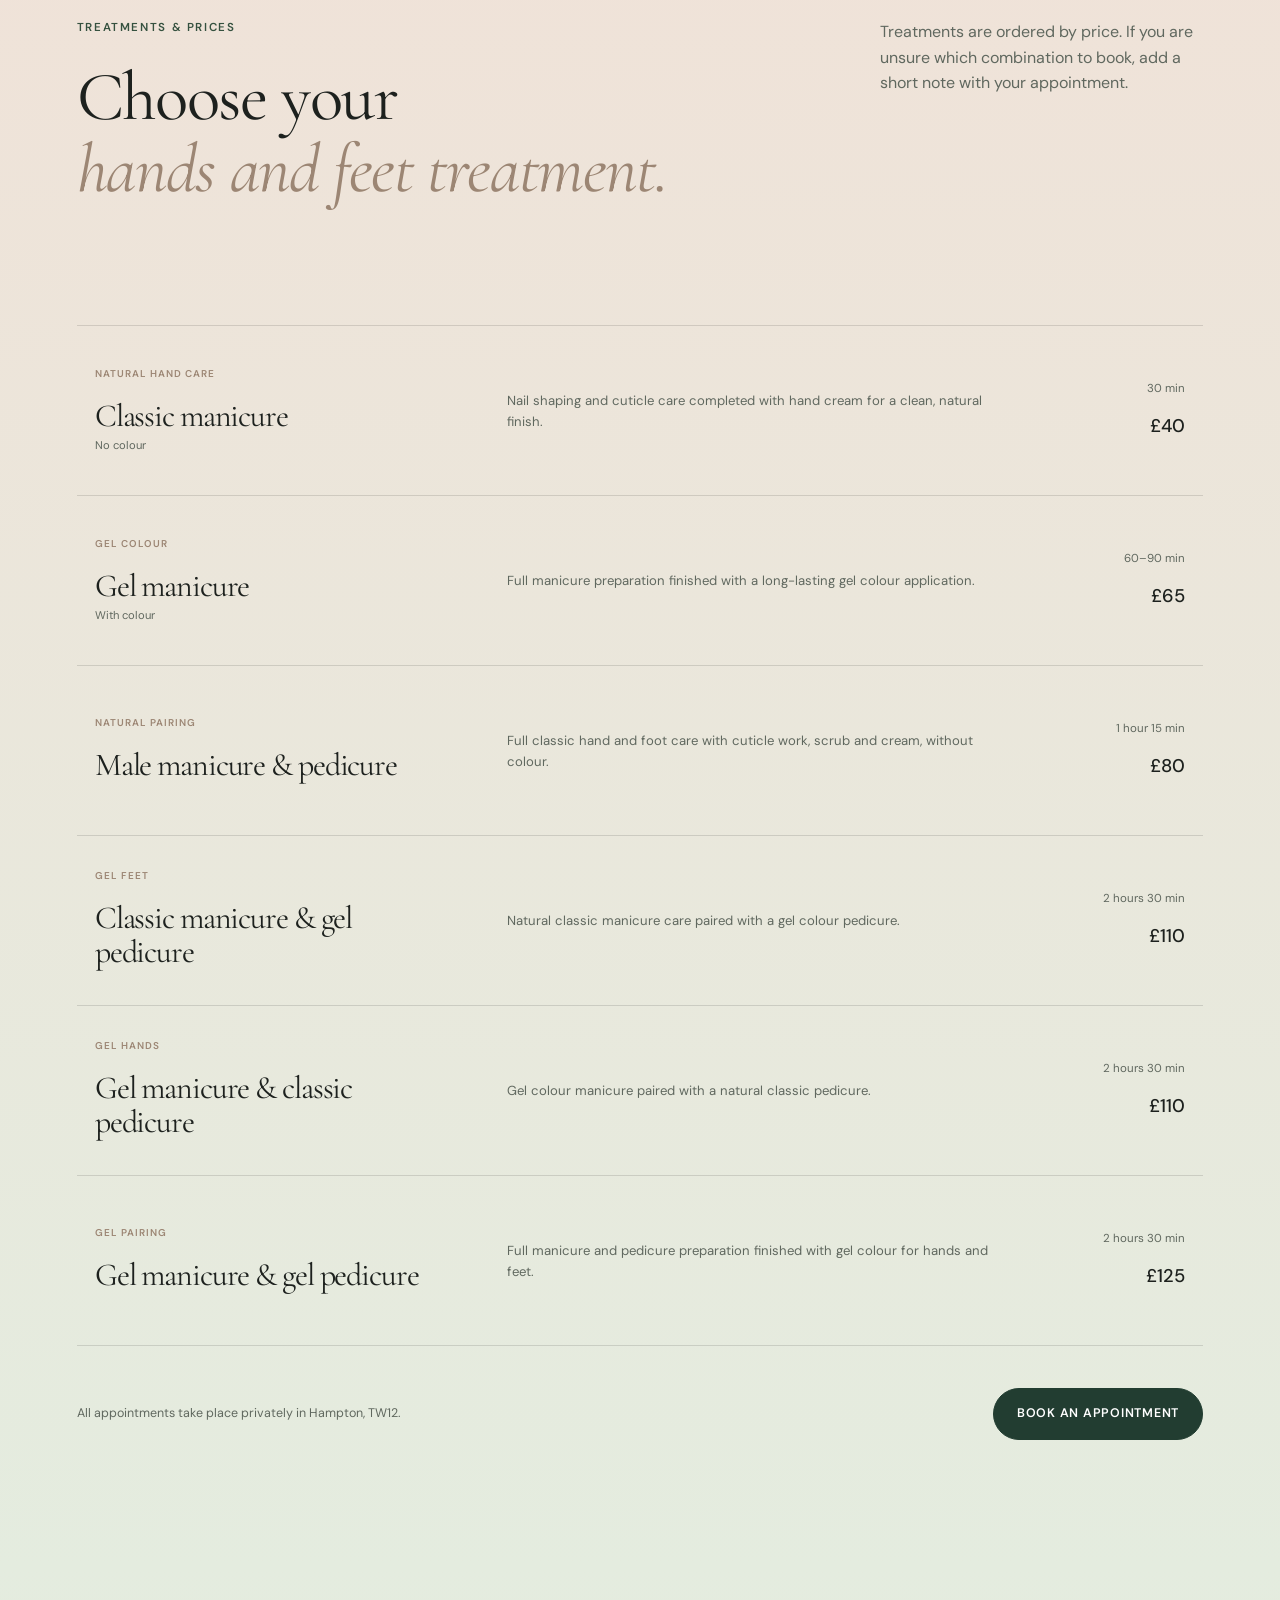
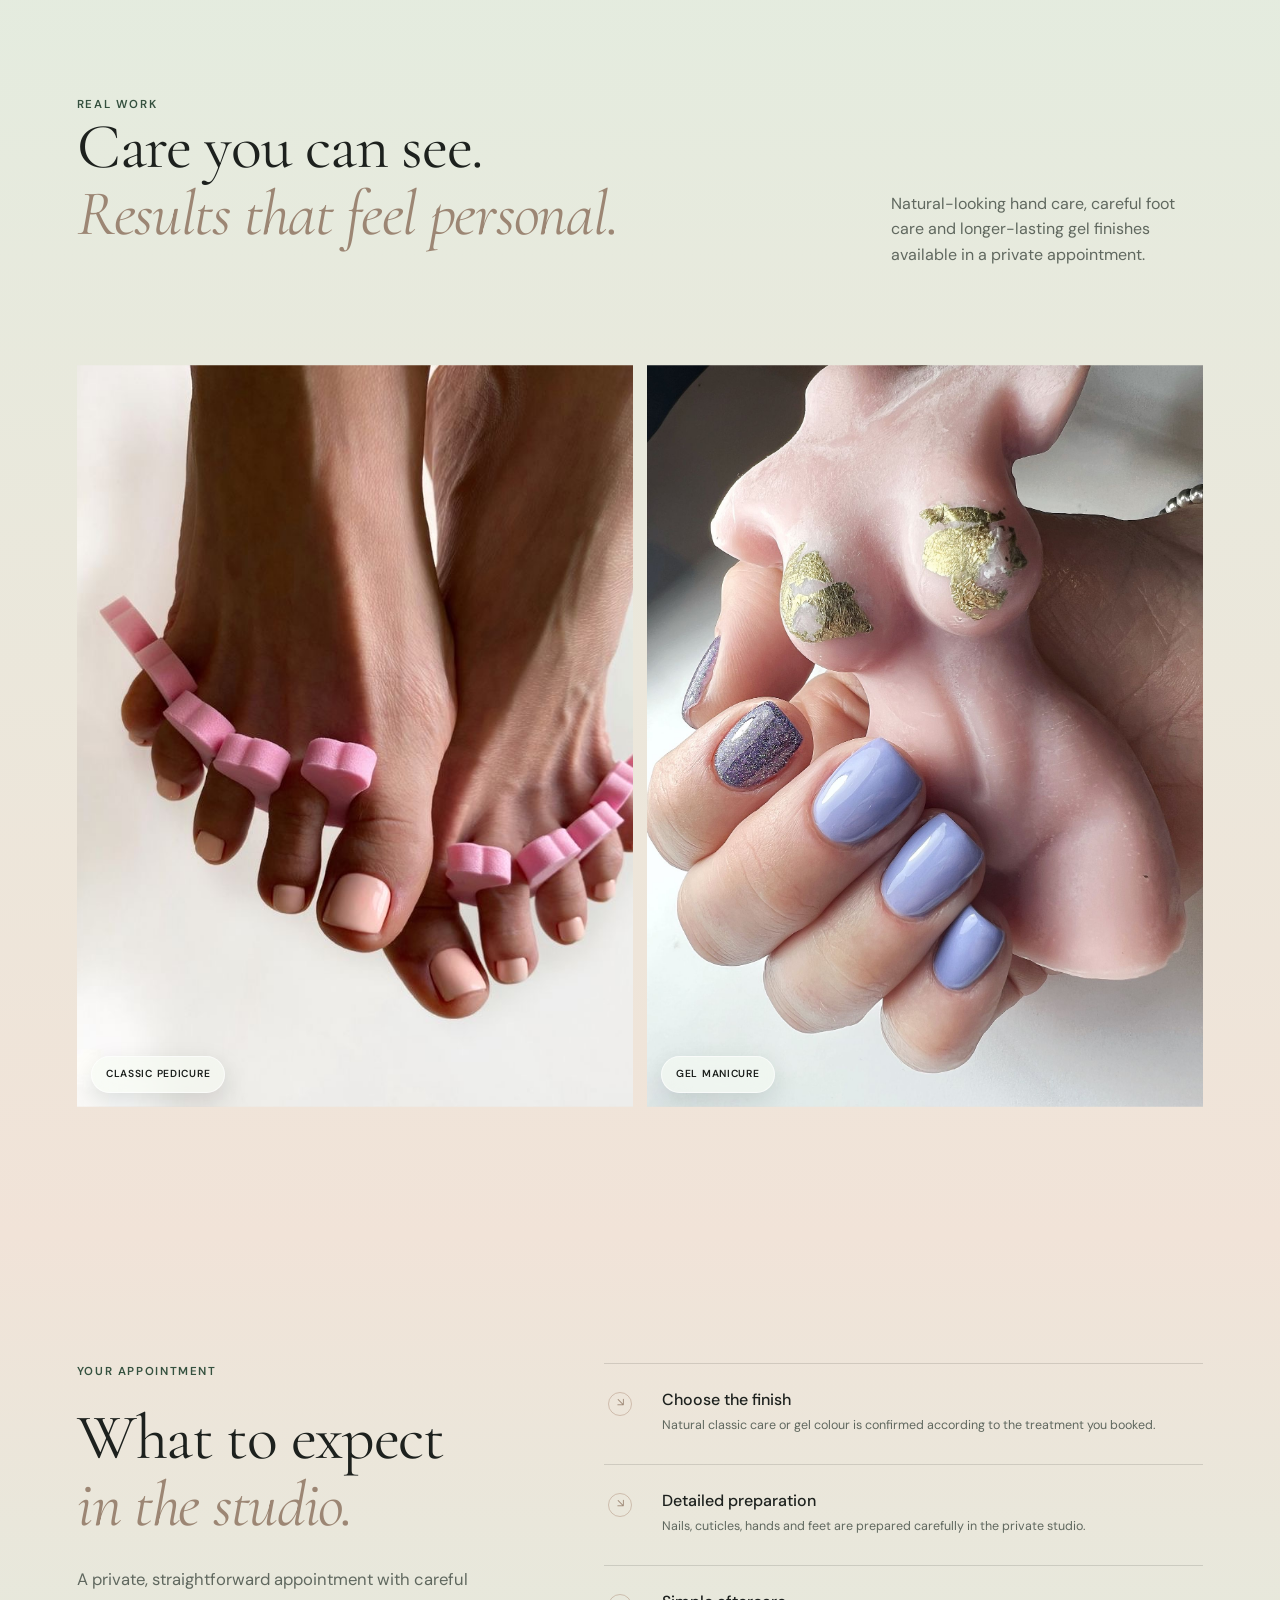
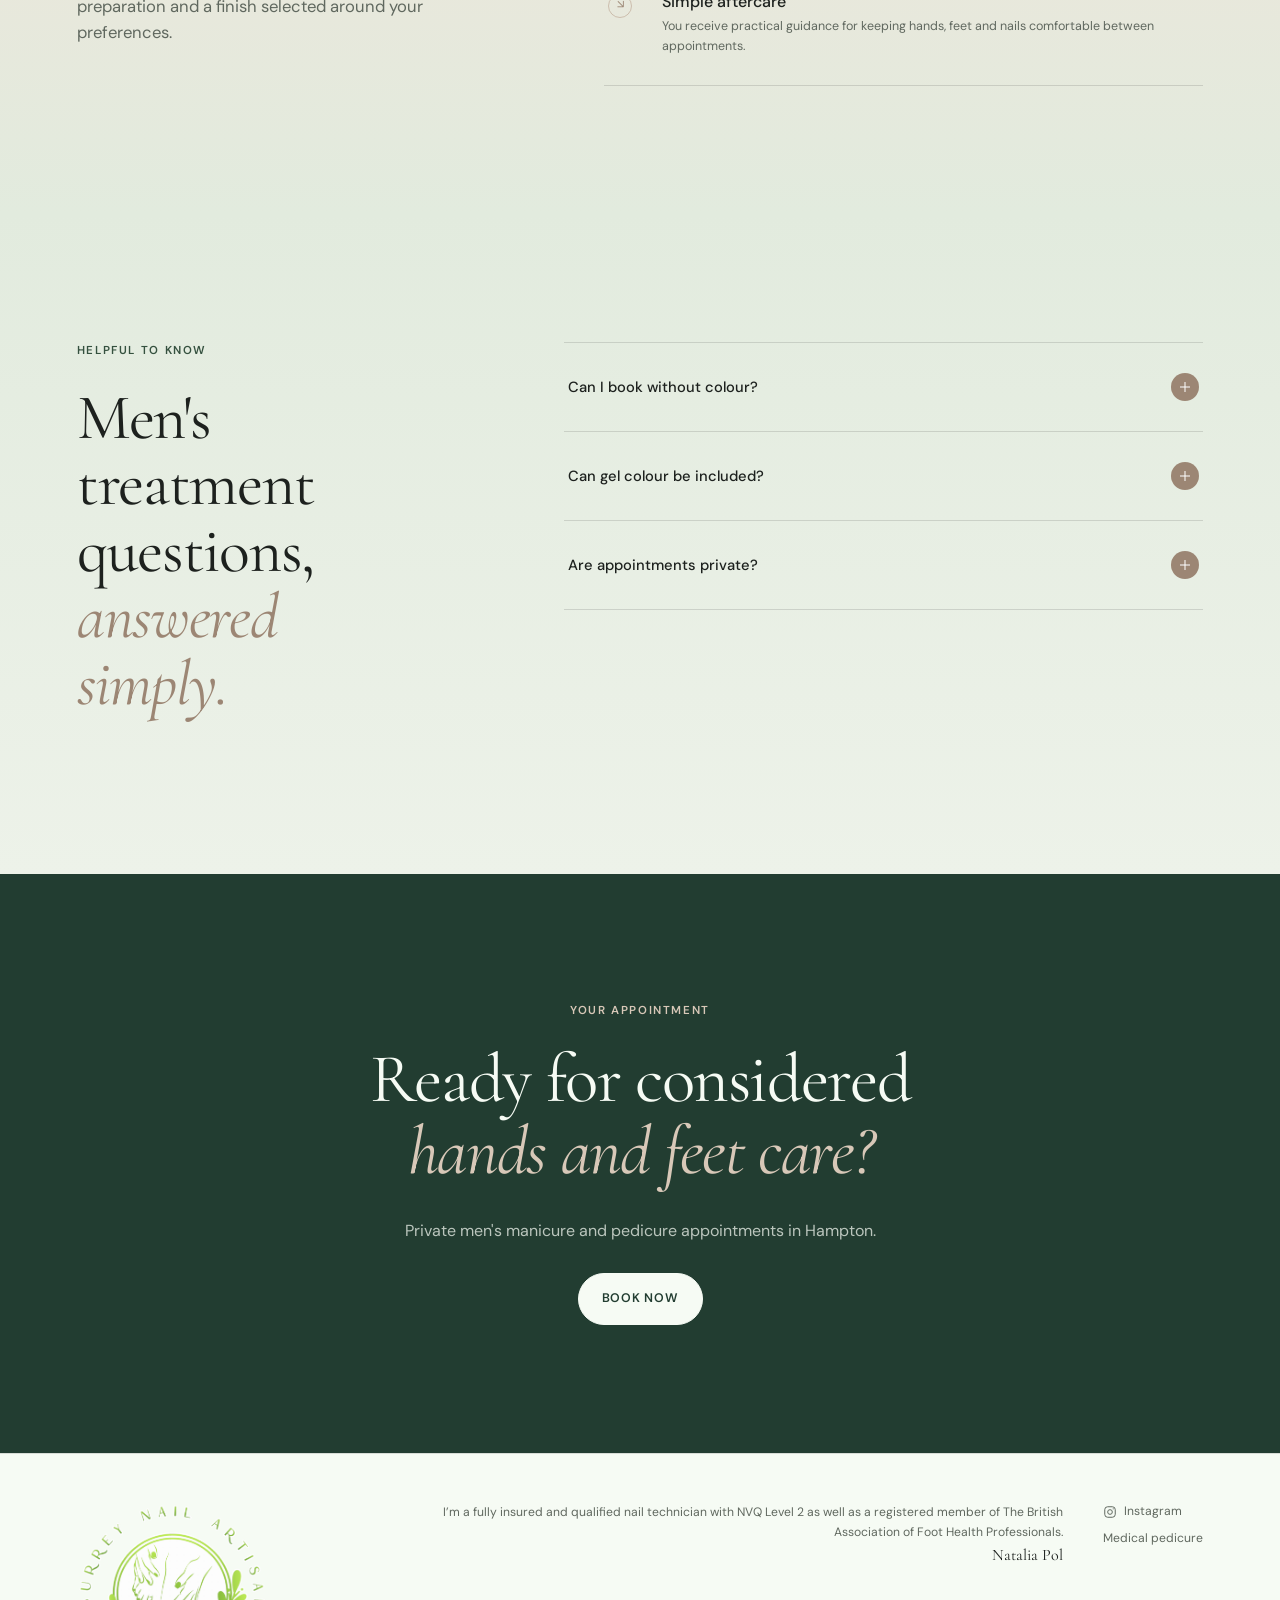
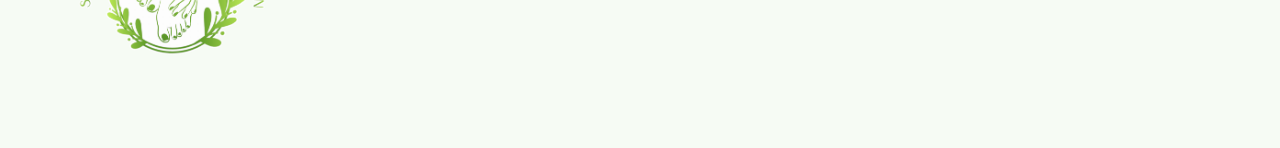
<file: public/male-hands-feet-treatment.html>
<!doctype html>
<html lang="en">
  <head>
    <meta charset="UTF-8">
    <meta name="viewport" content="width=device-width, initial-scale=1">
    <meta name="description" content="Private men's manicure and pedicure treatments in Hampton, including classic and gel hand and foot care.">
    <meta name="robots" content="index, follow">
    <link rel="canonical" href="https://www.surreynailartisan.co.uk/male-hands-feet-treatment">
    <meta property="og:title" content="Men's Manicure &amp; Pedicure in Hampton | Surrey Nail Artisan">
    <meta property="og:description" content="Private men's manicure and pedicure treatments in Hampton, including classic and gel hand and foot care.">
    <meta property="og:type" content="website">
    <meta property="og:url" content="https://www.surreynailartisan.co.uk/male-hands-feet-treatment">
    <meta property="og:image" content="https://www.surreynailartisan.co.uk/assets/packages-mens.jpg">
    <meta property="og:site_name" content="Surrey Nail Artisan">
    <meta name="twitter:card" content="summary_large_image">
    <meta name="twitter:title" content="Men's Manicure &amp; Pedicure in Hampton | Surrey Nail Artisan">
    <meta name="twitter:description" content="Private men's manicure and pedicure treatments in Hampton, including classic and gel hand and foot care.">
    <meta name="twitter:image" content="https://www.surreynailartisan.co.uk/assets/packages-mens.jpg">
    <title>Men's Manicure &amp; Pedicure in Hampton | Surrey Nail Artisan</title>
    <link rel="icon" type="image/png" href="assets/surrey-nail-artisan-logo.png">
    <link rel="apple-touch-icon" href="assets/surrey-nail-artisan-logo.png">
    <link rel="preconnect" href="https://fonts.googleapis.com">
    <link rel="preconnect" href="https://fonts.gstatic.com" crossorigin>
    <link href="https://fonts.googleapis.com/css2?family=Cormorant+Garamond:ital,wght@0,400;1,400&family=DM+Sans:wght@400;500;600&display=swap" rel="stylesheet">
    <link rel="stylesheet" href="styles.css">
    <script src="tracking.js"></script>
    <script src="script.js" defer></script>
    <script type="application/ld+json">{
      "@context": "https://schema.org",
      "@type": "Service",
      "name": "Men's manicure and pedicure treatments",
      "description": "Private one-to-one manicure and pedicure appointments for men in Hampton, Surrey.",
      "url": "https://www.surreynailartisan.co.uk/male-hands-feet-treatment",
      "image": "https://www.surreynailartisan.co.uk/assets/packages-mens.jpg",
      "areaServed": {
            "@type": "Place",
            "name": "Hampton, Surrey"
      },
      "provider": {
            "@type": "BeautySalon",
            "name": "Surrey Nail Artisan",
            "address": {
                  "@type": "PostalAddress",
                  "streetAddress": "Gander Green Crescent",
                  "addressLocality": "Hampton",
                  "postalCode": "TW12 2FA",
                  "addressCountry": "GB"
            }
      },
      "hasOfferCatalog": {
            "@type": "OfferCatalog",
            "name": "Men's manicure and pedicure treatments appointments",
            "itemListElement": [
                  {
                        "@type": "Offer",
                        "price": "40",
                        "priceCurrency": "GBP",
                        "itemOffered": {
                              "@type": "Service",
                              "name": "Classic manicure",
                              "duration": "PT30M"
                        }
                  },
                  {
                        "@type": "Offer",
                        "price": "65",
                        "priceCurrency": "GBP",
                        "itemOffered": {
                              "@type": "Service",
                              "name": "Gel manicure"
                        }
                  },
                  {
                        "@type": "Offer",
                        "price": "80",
                        "priceCurrency": "GBP",
                        "itemOffered": {
                              "@type": "Service",
                              "name": "Male manicure & pedicure",
                              "duration": "PT1H15M"
                        }
                  },
                  {
                        "@type": "Offer",
                        "price": "110",
                        "priceCurrency": "GBP",
                        "itemOffered": {
                              "@type": "Service",
                              "name": "Classic manicure & gel pedicure",
                              "duration": "PT2H30M"
                        }
                  },
                  {
                        "@type": "Offer",
                        "price": "110",
                        "priceCurrency": "GBP",
                        "itemOffered": {
                              "@type": "Service",
                              "name": "Gel manicure & classic pedicure",
                              "duration": "PT2H30M"
                        }
                  },
                  {
                        "@type": "Offer",
                        "price": "125",
                        "priceCurrency": "GBP",
                        "itemOffered": {
                              "@type": "Service",
                              "name": "Gel manicure & gel pedicure",
                              "duration": "PT2H30M"
                        }
                  }
            ]
      }
}</script>
  </head>
  <body class="treatment-detail-page">
    <a class="skip-link" href="#main">Skip to content</a>

    <header class="site-header" data-header>
      <a class="brand" href="index.html" aria-label="Surrey Nail Artisan home">
        <img src="assets/surrey-nail-artisan-logo.png" alt="Surrey Nail Artisan">
      </a>
      <nav class="desktop-nav" aria-label="Main navigation">
        <a class="nav-highlight" href="index.html#services" aria-current="page">All treatments</a>
        <a href="medical-pedicure.html">Medical pedicure</a>
        <a href="index.html#private-studio">The studio</a>
      </nav>
      <div class="header-actions">
        <a class="button button-small" href="https://book.gettimely.com/richmondbeautytherapist/book/embed?location=288017&amp;staff=665857&amp;client-login=true">Book now</a>
        <button class="menu-toggle" type="button" aria-expanded="false" aria-controls="mobile-menu" aria-label="Open menu">
          <span></span><span></span>
        </button>
      </div>
      <nav class="mobile-menu" id="mobile-menu" aria-label="Mobile navigation" hidden>
        <a href="index.html#services">All treatments</a>
        <a href="medical-pedicure.html">Medical pedicure</a>
        <a href="index.html#private-studio">The studio</a>
        <a href="https://book.gettimely.com/richmondbeautytherapist/book/embed?location=288017&amp;staff=665857&amp;client-login=true">Book an appointment</a>
      </nav>
    </header>

    <main id="main">
      <section class="treatment-hero" aria-labelledby="male-hands-feet-treatment-title">
        <div class="treatment-hero-copy">
          <nav class="breadcrumbs" aria-label="Breadcrumb">
            <a href="index.html">Home</a><span aria-hidden="true">/</span><a href="index.html#services">Treatments</a><span aria-hidden="true">/</span><span aria-current="page">Men's care</span>
          </nav>
          <p class="eyebrow">Men's manicure and pedicure treatments in Hampton</p>
          <h1 id="male-hands-feet-treatment-title">Careful grooming,<br><em>designed for hands and feet.</em></h1>
          <p class="lead">Natural-looking manicure and pedicure care, provided privately and without rush in the Hampton studio.</p>
          <div class="button-row">
            <a class="button button-dark" href="https://book.gettimely.com/richmondbeautytherapist/book/embed?location=288017&amp;staff=665857&amp;client-login=true">Book an appointment</a>
            <a class="text-link" href="#treatments-prices">Treatments &amp; prices <span aria-hidden="true">↓</span></a>
          </div>
        </div>
        <figure class="treatment-hero-media" data-source-page="https://www.surreynailartisan.co.uk/procedure/male-manicure-pedicure">
          <img src="assets/packages-mens.jpg" alt="Natural classic manicure result for a male client at Surrey Nail Artisan">
          <figcaption>Classic manicure</figcaption>
        </figure>
      </section>

      <section class="treatment-intro section-pad" aria-labelledby="male-hands-feet-treatment-intro-title">
        <p class="script-label">Hands and feet</p>
        <div>
          <h2 id="male-hands-feet-treatment-intro-title">A clean, considered finish,<br><em>with every detail taken care of.</em></h2>
          <p class="lead">Choose focused hand or foot care, or combine both in one private appointment. Treatments are tailored around a natural finish or gel colour according to the service selected.</p>
        </div>
      </section>

      <section class="category-menu section-pad" id="treatments-prices" aria-labelledby="male-hands-feet-treatment-prices-title">
        <div class="section-heading treatment-section-heading">
          <div>
            <p class="eyebrow">Treatments &amp; prices</p>
            <h2 id="male-hands-feet-treatment-prices-title">Choose your<br><em>hands and feet treatment.</em></h2>
          </div>
          <p>Treatments are ordered by price. If you are unsure which combination to book, add a short note with your appointment.</p>
        </div>
        <div class="category-treatment-list">
          <article class="category-treatment-card">
            <div class="category-treatment-heading">
              <p class="card-label">Natural hand care</p>
              <h3>Classic manicure</h3>
              <small>No colour</small>
            </div>
            <p>Nail shaping and cuticle care completed with hand cream for a clean, natural finish.</p>
            <div class="category-treatment-meta"><span>30 min</span><strong>£40</strong></div>
          </article>
          <article class="category-treatment-card">
            <div class="category-treatment-heading">
              <p class="card-label">Gel colour</p>
              <h3>Gel manicure</h3>
              <small>With colour</small>
            </div>
            <p>Full manicure preparation finished with a long-lasting gel colour application.</p>
            <div class="category-treatment-meta"><span>60–90 min</span><strong>£65</strong></div>
          </article>
          <article class="category-treatment-card">
            <div class="category-treatment-heading">
              <p class="card-label">Natural pairing</p>
              <h3>Male manicure &amp; pedicure</h3>
              
            </div>
            <p>Full classic hand and foot care with cuticle work, scrub and cream, without colour.</p>
            <div class="category-treatment-meta"><span>1 hour 15 min</span><strong>£80</strong></div>
          </article>
          <article class="category-treatment-card">
            <div class="category-treatment-heading">
              <p class="card-label">Gel feet</p>
              <h3>Classic manicure &amp; gel pedicure</h3>
              
            </div>
            <p>Natural classic manicure care paired with a gel colour pedicure.</p>
            <div class="category-treatment-meta"><span>2 hours 30 min</span><strong>£110</strong></div>
          </article>
          <article class="category-treatment-card">
            <div class="category-treatment-heading">
              <p class="card-label">Gel hands</p>
              <h3>Gel manicure &amp; classic pedicure</h3>
              
            </div>
            <p>Gel colour manicure paired with a natural classic pedicure.</p>
            <div class="category-treatment-meta"><span>2 hours 30 min</span><strong>£110</strong></div>
          </article>
          <article class="category-treatment-card">
            <div class="category-treatment-heading">
              <p class="card-label">Gel pairing</p>
              <h3>Gel manicure &amp; gel pedicure</h3>
              
            </div>
            <p>Full manicure and pedicure preparation finished with gel colour for hands and feet.</p>
            <div class="category-treatment-meta"><span>2 hours 30 min</span><strong>£125</strong></div>
          </article>
        </div>
        <div class="category-menu-cta">
          <p>All appointments take place privately in Hampton, TW12.</p>
          <a class="button button-dark" href="https://book.gettimely.com/richmondbeautytherapist/book/embed?location=288017&amp;staff=665857&amp;client-login=true">Book an appointment</a>
        </div>
      </section>


      <section class="treatment-results section-pad" aria-labelledby="male-hands-feet-treatment-results-title">
        <div class="showcase-heading treatment-results-heading">
          <div>
            <p class="eyebrow">Real work</p>
            <h2 id="male-hands-feet-treatment-results-title">Care you can see.<br><em>Results that feel personal.</em></h2>
          </div>
          <p>Natural-looking hand care, careful foot care and longer-lasting gel finishes available in a private appointment.</p>
        </div>
        <div class="treatment-results-grid treatment-results-grid-two">
          <figure class="treatment-result-main" data-source-page="https://www.surreynailartisan.co.uk/procedure/classic-pedicure">
            <img src="assets/feet-classic-pedicure.jpg" alt="Classic pedicure result at Surrey Nail Artisan">
            <figcaption>Classic pedicure</figcaption>
          </figure>
          <figure data-source-page="https://www.surreynailartisan.co.uk/procedure/gel-manicure-with-app">
            <img src="assets/hands-gel-manicure.jpg" alt="Gel manicure finish completed at Surrey Nail Artisan">
            <figcaption>Gel manicure</figcaption>
          </figure>
        </div>
      </section>


      <section class="treatment-experience section-pad" aria-labelledby="male-hands-feet-treatment-experience-title">
        <div>
          <p class="eyebrow">Your appointment</p>
          <h2 id="male-hands-feet-treatment-experience-title">What to expect<br><em>in the studio.</em></h2>
          <p class="lead">A private, straightforward appointment with careful preparation and a finish selected around your preferences.</p>
        </div>
        <ol class="treatment-experience-steps">
          <li>
            <span class="step-icon" aria-hidden="true"></span>
            <div><h3>Choose the finish</h3><p>Natural classic care or gel colour is confirmed according to the treatment you booked.</p></div>
          </li>
          <li>
            <span class="step-icon" aria-hidden="true"></span>
            <div><h3>Detailed preparation</h3><p>Nails, cuticles, hands and feet are prepared carefully in the private studio.</p></div>
          </li>
          <li>
            <span class="step-icon" aria-hidden="true"></span>
            <div><h3>Simple aftercare</h3><p>You receive practical guidance for keeping hands, feet and nails comfortable between appointments.</p></div>
          </li>
        </ol>
      </section>

      <section class="treatment-faq section-pad" aria-labelledby="male-hands-feet-treatment-faq-title">
        <div class="treatment-faq-heading">
          <p class="eyebrow">Helpful to know</p>
          <h2 id="male-hands-feet-treatment-faq-title">Men's treatment questions,<br><em>answered simply.</em></h2>
        </div>
        <div class="treatment-faq-list">
          <details>
            <summary>Can I book without colour?<span aria-hidden="true"></span></summary>
            <p>Yes. Choose the classic manicure or the male manicure and pedicure for natural-looking care without colour.</p>
          </details>
          <details>
            <summary>Can gel colour be included?<span aria-hidden="true"></span></summary>
            <p>Yes. Gel manicure and gel pedicure options are available individually or as combined appointments.</p>
          </details>
          <details>
            <summary>Are appointments private?<span aria-hidden="true"></span></summary>
            <p>Yes. Every appointment takes place one-to-one in the private Hampton studio.</p>
          </details>
        </div>
      </section>

      <section class="booking-panel section-pad">
        <p class="eyebrow">Your appointment</p>
        <h2>Ready for considered<br><em>hands and feet care?</em></h2>
        <p>Private men's manicure and pedicure appointments in Hampton.</p>
        <a class="button button-light" href="https://book.gettimely.com/richmondbeautytherapist/book/embed?location=288017&amp;staff=665857&amp;client-login=true">Book now</a>
      </section>
    </main>

    <footer class="site-footer home-footer">
      <a class="footer-brand" href="index.html" aria-label="Surrey Nail Artisan home">
        <img src="assets/surrey-nail-artisan-logo.png" alt="Surrey Nail Artisan">
      </a>
      <div class="footer-credentials">
        <p>I&rsquo;m a fully insured and qualified nail technician with NVQ Level 2 as well as a registered member of The British Association of Foot Health Professionals.</p>
        <p class="footer-signature">Natalia Pol</p>
      </div>
      <div class="footer-links">
        <a class="instagram-link" href="https://www.instagram.com/surreynailartisan/">
          <svg class="instagram-icon" viewBox="0 0 24 24" aria-hidden="true" focusable="false">
            <rect x="3" y="3" width="18" height="18" rx="5"></rect>
            <circle cx="12" cy="12" r="4"></circle>
            <circle class="instagram-icon-dot" cx="17.5" cy="6.5" r="1"></circle>
          </svg>
          <span>Instagram</span>
        </a>
        <a href="medical-pedicure.html">Medical pedicure</a>
      </div>
    </footer>

    <div class="mobile-book" aria-label="Quick booking">
      <span>Private appointments in Hampton</span>
      <a href="https://book.gettimely.com/richmondbeautytherapist/book/embed?location=288017&amp;staff=665857&amp;client-login=true">Book now</a>
    </div>
  </body>
</html>
</file>
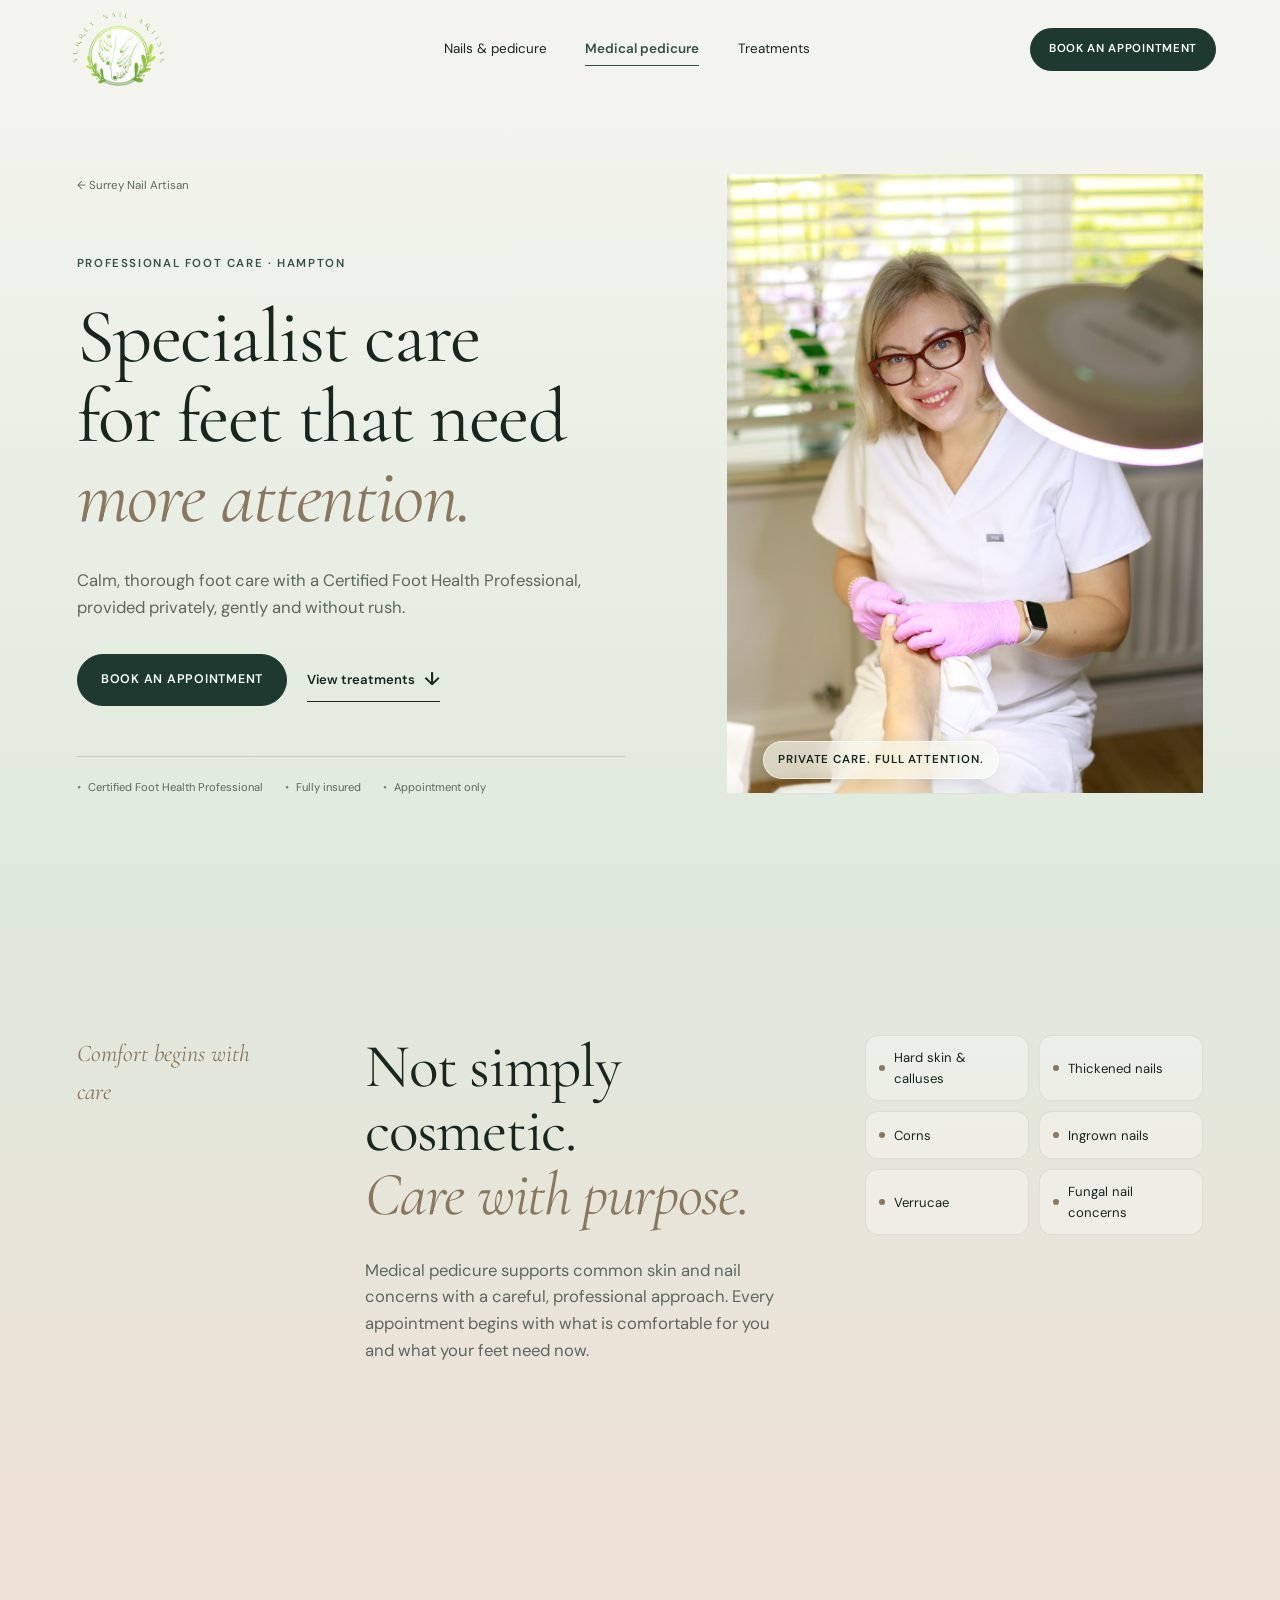
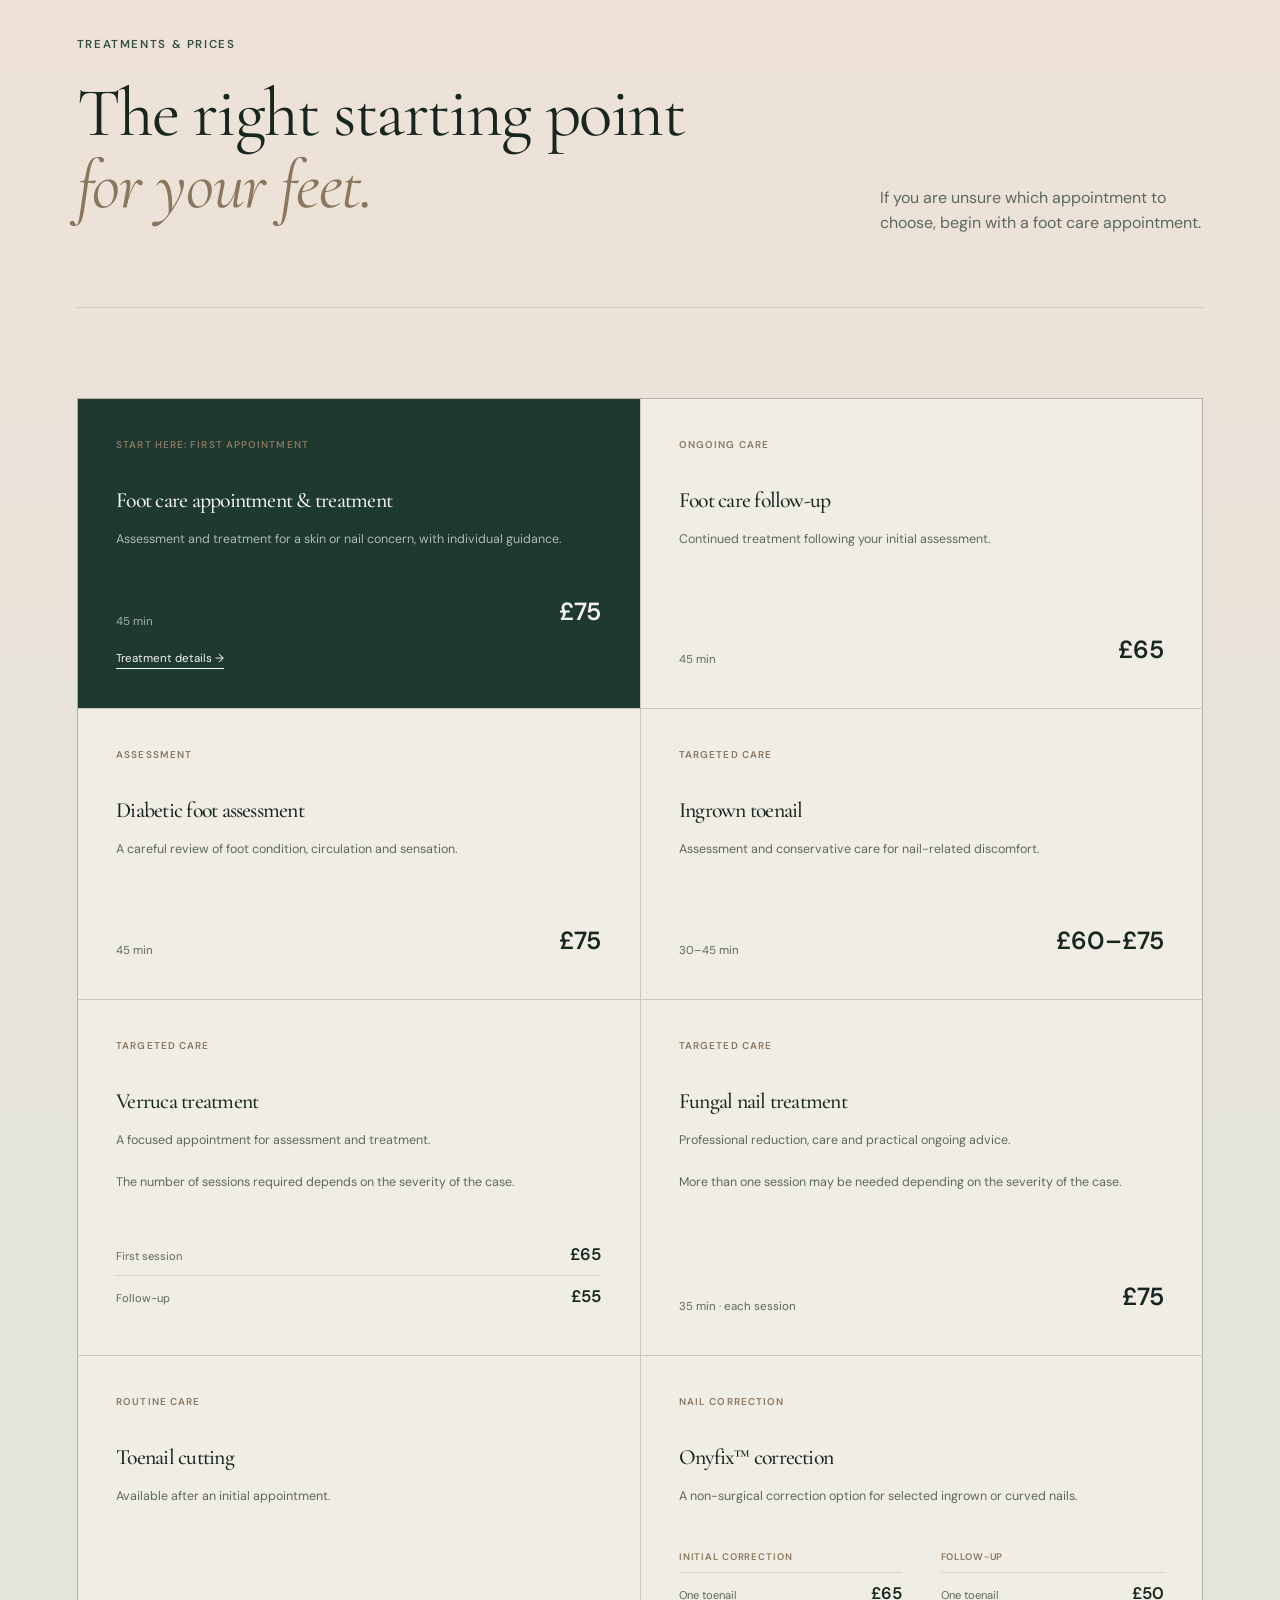
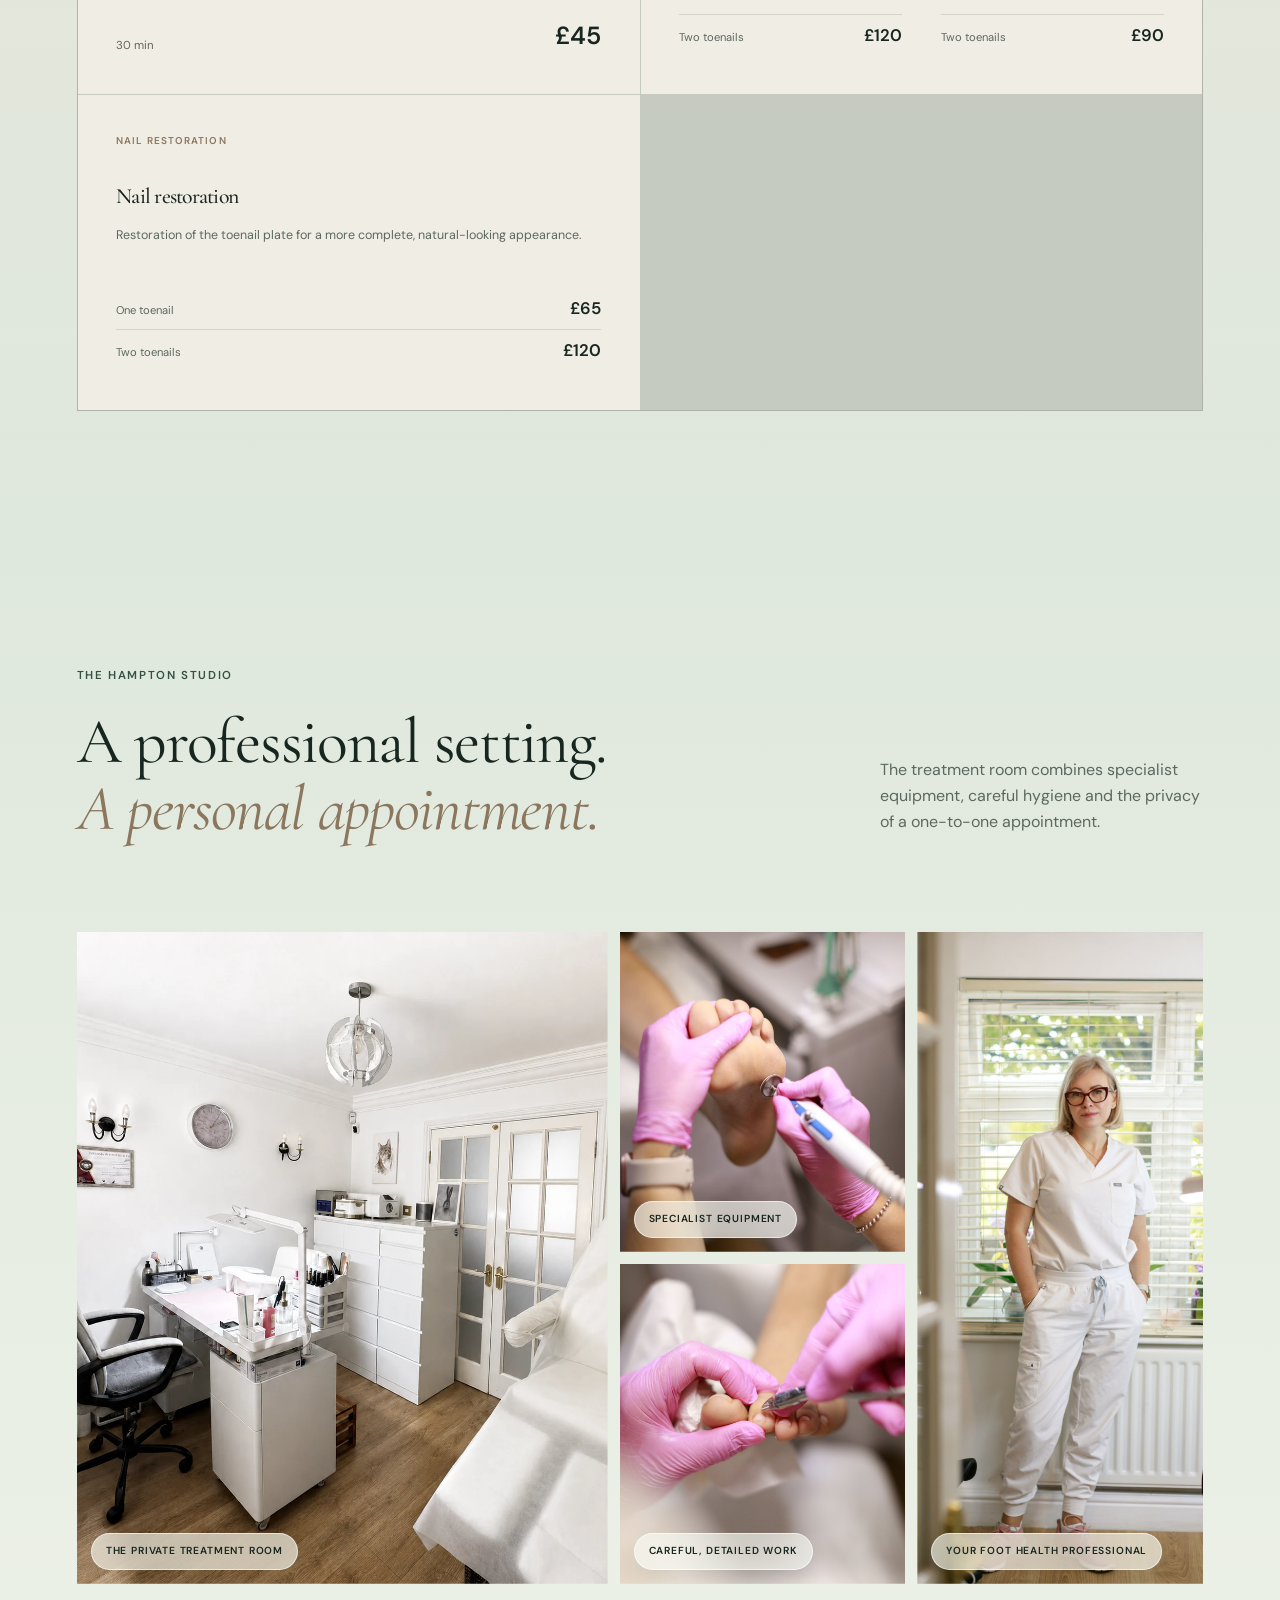
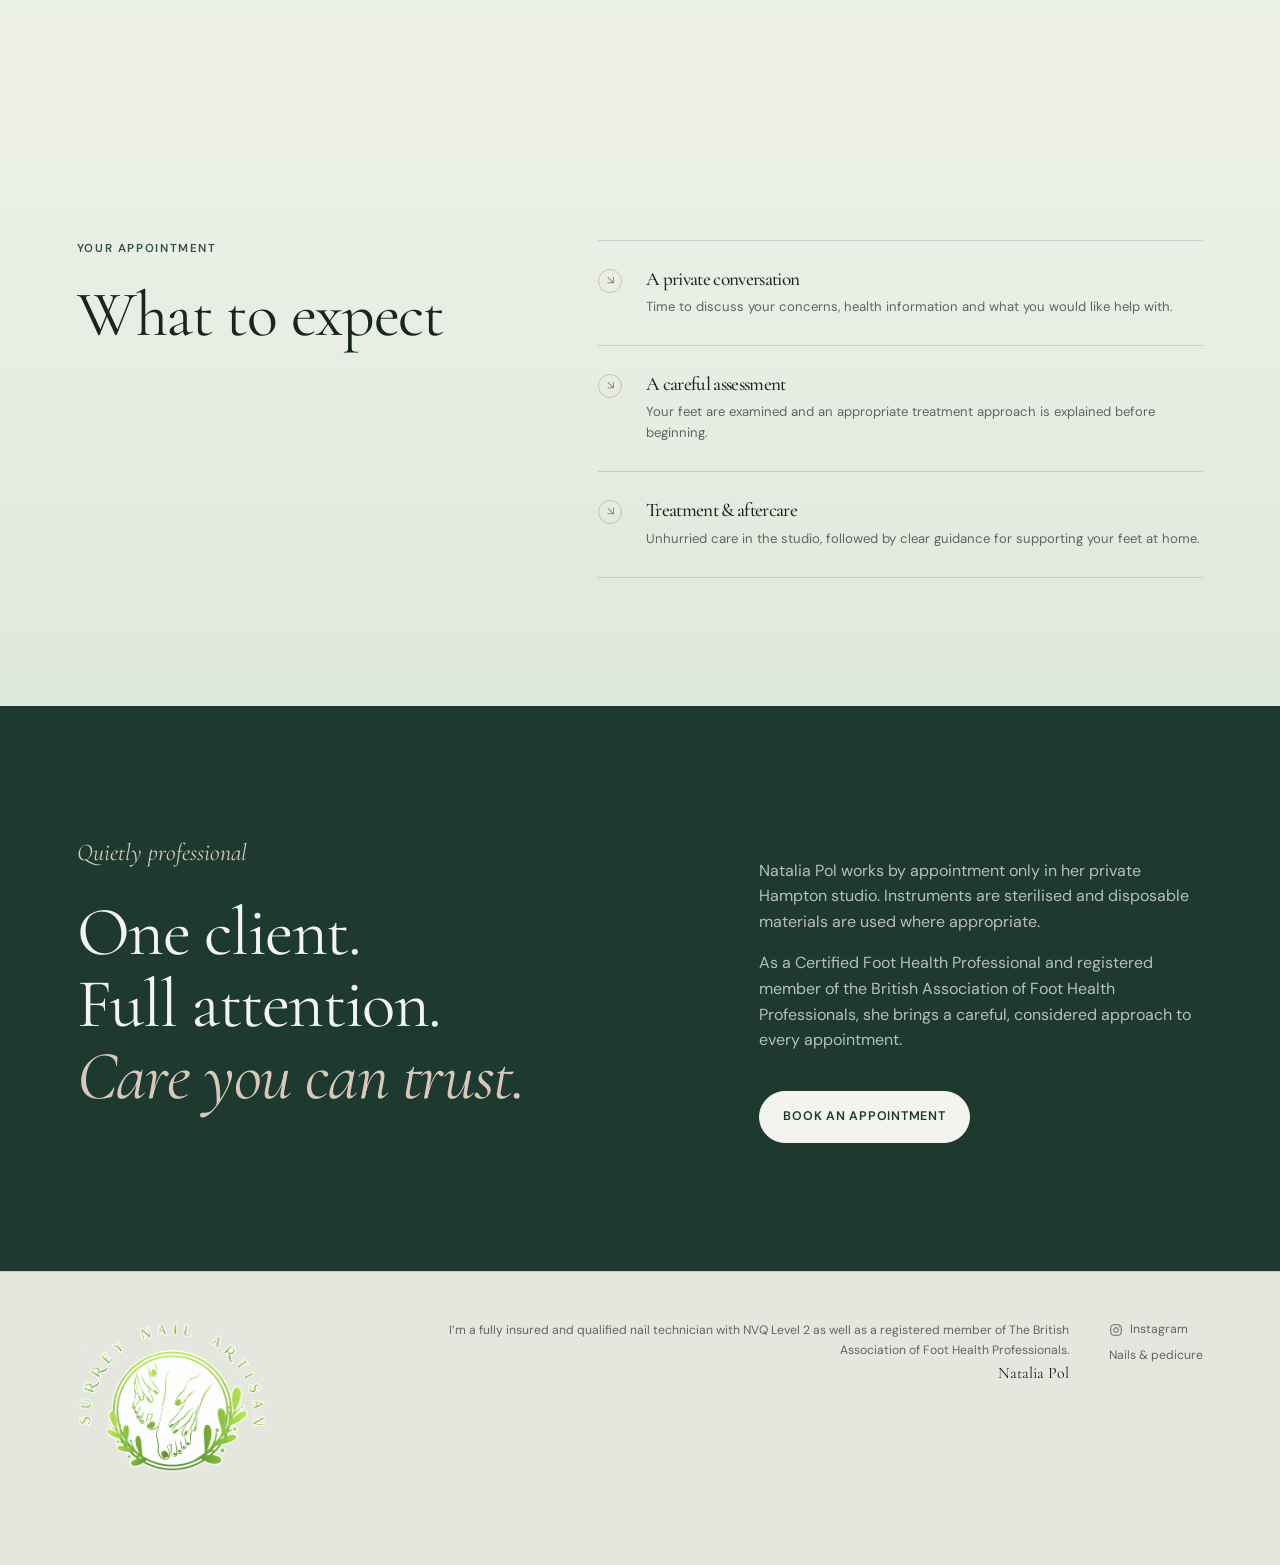
<file: public/medical-pedicure.html>
<!doctype html>
<html lang="en">
  <head>
    <meta charset="UTF-8">
    <meta name="viewport" content="width=device-width, initial-scale=1">
    <meta name="description" content="Professional medical pedicure and private foot care appointments in Hampton with a Certified Foot Health Professional.">
    <meta name="robots" content="index, follow">
    <meta name="theme-color" content="#17382f">
    <link rel="canonical" href="https://www.surreynailartisan.co.uk/medical-pedicure">
    <meta property="og:title" content="Medical Pedicure in Hampton | Surrey Nail Artisan">
    <meta property="og:description" content="Professional medical pedicure and private foot care appointments in Hampton with a Certified Foot Health Professional.">
    <meta property="og:type" content="website">
    <meta property="og:url" content="https://www.surreynailartisan.co.uk/medical-pedicure">
    <meta property="og:image" content="https://www.surreynailartisan.co.uk/assets/natalia-foot-care.jpeg">
    <meta property="og:site_name" content="Surrey Nail Artisan">
    <meta name="twitter:card" content="summary_large_image">
    <meta name="twitter:title" content="Medical Pedicure in Hampton | Surrey Nail Artisan">
    <meta name="twitter:description" content="Professional medical pedicure and private foot care appointments in Hampton with a Certified Foot Health Professional.">
    <meta name="twitter:image" content="https://www.surreynailartisan.co.uk/assets/natalia-foot-care.jpeg">
    <title>Medical Pedicure in Hampton | Surrey Nail Artisan</title>
    <link rel="icon" type="image/png" href="assets/surrey-nail-artisan-logo.png">
    <link rel="apple-touch-icon" href="assets/surrey-nail-artisan-logo.png">
    <link rel="preconnect" href="https://fonts.googleapis.com">
    <link rel="preconnect" href="https://fonts.gstatic.com" crossorigin>
    <link href="https://fonts.googleapis.com/css2?family=Cormorant+Garamond:ital,wght@0,400;1,400&family=DM+Sans:wght@400;500;600&display=swap" rel="stylesheet">
    <link rel="stylesheet" href="styles.css">
    <script src="tracking.js"></script>
    <script src="script.js" defer></script>
    <script type="application/ld+json">
      {
        "@context": "https://schema.org",
        "@graph": [
          {
            "@type": "Service",
            "@id": "https://www.surreynailartisan.co.uk/medical-pedicure#service",
            "name": "Medical pedicure and professional foot care",
            "description": "Professional medical pedicure and private foot care appointments in Hampton with a Certified Foot Health Professional.",
            "url": "https://www.surreynailartisan.co.uk/medical-pedicure",
            "image": "https://www.surreynailartisan.co.uk/assets/natalia-foot-care.jpeg",
            "areaServed": {"@type": "Place", "name": "Hampton, Surrey"},
            "provider": {"@id": "https://www.surreynailartisan.co.uk/#business"},
            "hasOfferCatalog": {
              "@type": "OfferCatalog",
              "name": "Medical pedicure and foot-care appointments",
              "itemListElement": [
                {"@type": "Offer", "price": "75", "priceCurrency": "GBP", "itemOffered": {"@type": "Service", "name": "Foot care appointment and treatment", "duration": "PT45M"}},
                {"@type": "Offer", "price": "65", "priceCurrency": "GBP", "itemOffered": {"@type": "Service", "name": "Foot care follow-up", "duration": "PT45M"}},
                {"@type": "Offer", "price": "75", "priceCurrency": "GBP", "itemOffered": {"@type": "Service", "name": "Diabetic foot assessment", "duration": "PT45M"}},
                {"@type": "AggregateOffer", "lowPrice": "60", "highPrice": "75", "priceCurrency": "GBP", "offerCount": "2", "itemOffered": {"@type": "Service", "name": "Ingrown toenail treatment"}},
                {"@type": "Offer", "price": "65", "priceCurrency": "GBP", "itemOffered": {"@type": "Service", "name": "Verruca treatment first session", "duration": "PT30M"}},
                {"@type": "Offer", "price": "55", "priceCurrency": "GBP", "itemOffered": {"@type": "Service", "name": "Verruca treatment follow-up"}},
                {"@type": "Offer", "price": "75", "priceCurrency": "GBP", "itemOffered": {"@type": "Service", "name": "Fungal nail treatment", "duration": "PT35M"}},
                {"@type": "Offer", "price": "45", "priceCurrency": "GBP", "itemOffered": {"@type": "Service", "name": "Toenail cutting", "duration": "PT30M"}},
                {"@type": "Offer", "price": "65", "priceCurrency": "GBP", "itemOffered": {"@type": "Service", "name": "Onyfix correction for one toenail"}},
                {"@type": "Offer", "price": "120", "priceCurrency": "GBP", "itemOffered": {"@type": "Service", "name": "Onyfix correction for two toenails"}},
                {"@type": "Offer", "price": "50", "priceCurrency": "GBP", "itemOffered": {"@type": "Service", "name": "Onyfix follow-up for one toenail"}},
                {"@type": "Offer", "price": "90", "priceCurrency": "GBP", "itemOffered": {"@type": "Service", "name": "Onyfix follow-up for two toenails"}},
                {"@type": "Offer", "price": "65", "priceCurrency": "GBP", "itemOffered": {"@type": "Service", "name": "Nail restoration for one toenail"}},
                {"@type": "Offer", "price": "120", "priceCurrency": "GBP", "itemOffered": {"@type": "Service", "name": "Nail restoration for two toenails"}}
              ]
            }
          },
          {
            "@type": "BreadcrumbList",
            "itemListElement": [
              {"@type": "ListItem", "position": 1, "name": "Home", "item": "https://www.surreynailartisan.co.uk/"},
              {"@type": "ListItem", "position": 2, "name": "Medical pedicure", "item": "https://www.surreynailartisan.co.uk/medical-pedicure"}
            ]
          }
        ]
      }
    </script>
  </head>
  <body class="medical-page">
    <a class="skip-link" href="#main">Skip to content</a>

    <header class="site-header medical-header" data-header>
      <a class="brand" href="index.html" aria-label="Surrey Nail Artisan home">
        <img src="assets/surrey-nail-artisan-logo.png" alt="Surrey Nail Artisan">
      </a>
      <nav class="desktop-nav" aria-label="Main navigation">
        <a href="index.html#services">Nails &amp; pedicure</a>
        <a class="nav-highlight" href="medical-pedicure.html" aria-current="page">Medical pedicure</a>
        <a href="#treatments">Treatments</a>
      </nav>
      <div class="header-actions">
        <a class="button button-small button-medical" href="https://book.gettimely.com/richmondbeautytherapist/book/embed?location=288017&amp;staff=665857&amp;client-login=true">Book an appointment</a>
        <button class="menu-toggle" type="button" aria-expanded="false" aria-controls="mobile-menu" aria-label="Open menu">
          <span></span><span></span>
        </button>
      </div>
      <nav class="mobile-menu" id="mobile-menu" aria-label="Mobile navigation" hidden>
        <a href="index.html">Main website</a>
        <a href="#treatments">Treatments &amp; prices</a>
        <a href="#expect">What to expect</a>
        <a href="https://book.gettimely.com/richmondbeautytherapist/book/embed?location=288017&amp;staff=665857&amp;client-login=true">Book an appointment</a>
      </nav>
    </header>

    <main id="main">
      <section class="medical-hero">
        <div class="medical-hero-copy">
          <a class="back-link" href="index.html">← Surrey Nail Artisan</a>
          <p class="eyebrow">Professional foot care · Hampton</p>
          <h1>Specialist care<br>for feet that need<br><em>more attention.</em></h1>
          <p class="hero-intro">Calm, thorough foot care with a Certified Foot Health Professional, provided privately, gently and without rush.</p>
          <div class="button-row">
            <a class="button button-medical" href="https://book.gettimely.com/richmondbeautytherapist/book/embed?location=288017&amp;staff=665857&amp;client-login=true">Book an appointment</a>
            <a class="text-link" href="#treatments">View treatments <span aria-hidden="true">↓</span></a>
          </div>
          <div class="credential-line">
            <span>Certified Foot Health Professional</span>
            <span>Fully insured</span>
            <span>Appointment only</span>
          </div>
        </div>
        <figure class="medical-hero-media real-medical-hero">
          <img src="assets/natalia-foot-care.jpeg" alt="One-to-one professional foot care in the private Hampton studio">
          <figcaption>Private care. Full attention.</figcaption>
        </figure>
      </section>

      <section class="medical-intro section-pad">
        <p class="script-label">Comfort begins with care</p>
        <div>
          <h2>Not simply cosmetic.<br><em>Care with purpose.</em></h2>
          <p class="lead">Medical pedicure supports common skin and nail concerns with a careful, professional approach. Every appointment begins with what is comfortable for you and what your feet need now.</p>
        </div>
        <ul class="medical-concerns">
          <li>Hard skin &amp; calluses</li>
          <li>Thickened nails</li>
          <li>Corns</li>
          <li>Ingrown nails</li>
          <li>Verrucae</li>
          <li>Fungal nail concerns</li>
        </ul>
      </section>

      <section class="treatments section-pad" id="treatments" aria-labelledby="treatments-title">
        <div class="section-heading medical-section-heading">
          <div>
            <p class="eyebrow">Treatments &amp; prices</p>
            <h2 id="treatments-title">The right starting point<br><em>for your feet.</em></h2>
          </div>
          <p>If you are unsure which appointment to choose, begin with a foot care appointment.</p>
        </div>

        <div class="treatment-grid">
          <article class="treatment-card featured-treatment">
            <p class="card-label">Start here: first appointment</p>
            <h3>Foot care appointment &amp; treatment</h3>
            <p>Assessment and treatment for a skin or nail concern, with individual guidance.</p>
            <div><span>45 min</span><strong>£75</strong></div>
            <a href="https://www.surreynailartisan.co.uk/procedure/initial-consultation-routine-treatment">Treatment details →</a>
          </article>
          <article class="treatment-card">
            <p class="card-label">Ongoing care</p>
            <h3>Foot care follow-up</h3>
            <p>Continued treatment following your initial assessment.</p>
            <div><span>45 min</span><strong>£65</strong></div>
          </article>
          <article class="treatment-card">
            <p class="card-label">Assessment</p>
            <h3>Diabetic foot assessment</h3>
            <p>A careful review of foot condition, circulation and sensation.</p>
            <div><span>45 min</span><strong>£75</strong></div>
          </article>
          <article class="treatment-card">
            <p class="card-label">Targeted care</p>
            <h3>Ingrown toenail</h3>
            <p>Assessment and conservative care for nail-related discomfort.</p>
            <div><span>30–45 min</span><strong>£60–£75</strong></div>
          </article>
          <article class="treatment-card">
            <p class="card-label">Targeted care</p>
            <h3>Verruca treatment</h3>
            <p>A focused appointment for assessment and treatment.</p>
            <p class="treatment-note">The number of sessions required depends on the severity of the case.</p>
            <div class="treatment-price-lines">
              <p><span>First session</span><strong>£65</strong></p>
              <p><span>Follow-up</span><strong>£55</strong></p>
            </div>
          </article>
          <article class="treatment-card">
            <p class="card-label">Targeted care</p>
            <h3>Fungal nail treatment</h3>
            <p>Professional reduction, care and practical ongoing advice.</p>
            <p class="treatment-note">More than one session may be needed depending on the severity of the case.</p>
            <div><span>35 min · each session</span><strong>£75</strong></div>
          </article>
          <article class="treatment-card">
            <p class="card-label">Routine care</p>
            <h3>Toenail cutting</h3>
            <p>Available after an initial appointment.</p>
            <div><span>30 min</span><strong>£45</strong></div>
          </article>
          <article class="treatment-card">
            <p class="card-label">Nail correction</p>
            <h3>Onyfix™ correction</h3>
            <p>A non-surgical correction option for selected ingrown or curved nails.</p>
            <div class="treatment-price-groups">
              <div class="treatment-price-group">
                <p class="price-group-label">Initial correction</p>
                <p><span>One toenail</span><strong>£65</strong></p>
                <p><span>Two toenails</span><strong>£120</strong></p>
              </div>
              <div class="treatment-price-group">
                <p class="price-group-label">Follow-up</p>
                <p><span>One toenail</span><strong>£50</strong></p>
                <p><span>Two toenails</span><strong>£90</strong></p>
              </div>
            </div>
          </article>
          <article class="treatment-card">
            <p class="card-label">Nail restoration</p>
            <h3>Nail restoration</h3>
            <p>Restoration of the toenail plate for a more complete, natural-looking appearance.</p>
            <div class="treatment-price-lines">
              <p><span>One toenail</span><strong>£65</strong></p>
              <p><span>Two toenails</span><strong>£120</strong></p>
            </div>
          </article>
        </div>
      </section>

      <section class="medical-environment section-pad" aria-labelledby="environment-title">
        <div class="environment-heading">
          <p class="eyebrow">The Hampton studio</p>
          <h2 id="environment-title">A professional setting.<br><em>A personal appointment.</em></h2>
          <p>The treatment room combines specialist equipment, careful hygiene and the privacy of a one-to-one appointment.</p>
        </div>
        <div class="environment-grid">
          <figure class="environment-room">
            <img src="assets/hampton-studio-2026.webp" alt="The private Hampton treatment studio">
            <figcaption>The private treatment room</figcaption>
          </figure>
          <figure>
            <img src="assets/medical-treatment-drill.jpeg" alt="Professional hard-skin treatment during a medical pedicure">
            <figcaption>Specialist equipment</figcaption>
          </figure>
          <figure>
            <img src="assets/medical-treatment-nails.jpeg" alt="Careful detailed toenail treatment">
            <figcaption>Careful, detailed work</figcaption>
          </figure>
          <figure>
            <img src="assets/natalia-studio.jpeg" alt="Your Foot Health Professional in the Hampton treatment studio">
            <figcaption>Your foot health professional</figcaption>
          </figure>
        </div>
      </section>

      <section class="expect section-pad" id="expect" aria-labelledby="expect-title">
        <div class="expect-heading">
          <p class="eyebrow">Your appointment</p>
          <h2 id="expect-title">What to expect</h2>
        </div>
        <ol class="expect-steps">
          <li><span class="step-icon" aria-hidden="true"></span><div><h3>A private conversation</h3><p>Time to discuss your concerns, health information and what you would like help with.</p></div></li>
          <li><span class="step-icon" aria-hidden="true"></span><div><h3>A careful assessment</h3><p>Your feet are examined and an appropriate treatment approach is explained before beginning.</p></div></li>
          <li><span class="step-icon" aria-hidden="true"></span><div><h3>Treatment &amp; aftercare</h3><p>Unhurried care in the studio, followed by clear guidance for supporting your feet at home.</p></div></li>
        </ol>
      </section>

      <section class="medical-trust section-pad">
        <div>
          <p class="script-label">Quietly professional</p>
          <h2>One client.<br>Full attention.<br><em>Care you can trust.</em></h2>
        </div>
        <div class="medical-trust-copy">
          <p>Natalia Pol works by appointment only in her private Hampton studio. Instruments are sterilised and disposable materials are used where appropriate.</p>
          <p>As a Certified Foot Health Professional and registered member of the British Association of Foot Health Professionals, she brings a careful, considered approach to every appointment.</p>
          <a class="button button-medical" href="https://book.gettimely.com/richmondbeautytherapist/book/embed?location=288017&amp;staff=665857&amp;client-login=true">Book an appointment</a>
        </div>
      </section>
    </main>

    <footer class="site-footer home-footer medical-footer">
      <a class="footer-brand" href="index.html" aria-label="Surrey Nail Artisan home">
        <img src="assets/surrey-nail-artisan-logo.png" alt="Surrey Nail Artisan">
      </a>
      <div class="footer-credentials">
        <p>I&rsquo;m a fully insured and qualified nail technician with NVQ Level 2 as well as a registered member of The British Association of Foot Health Professionals.</p>
        <p class="footer-signature">Natalia Pol</p>
      </div>
      <div class="footer-links">
        <a class="instagram-link" href="https://www.instagram.com/surreynailartisan/">
          <svg class="instagram-icon" viewBox="0 0 24 24" aria-hidden="true" focusable="false">
            <rect x="3" y="3" width="18" height="18" rx="5"></rect>
            <circle cx="12" cy="12" r="4"></circle>
            <circle class="instagram-icon-dot" cx="17.5" cy="6.5" r="1"></circle>
          </svg>
          <span>Instagram</span>
        </a>
        <a href="index.html">Nails &amp; pedicure</a>
      </div>
    </footer>

    <div class="mobile-book medical-mobile-book" aria-label="Quick booking">
      <span>Private foot care in Hampton</span>
      <a href="https://book.gettimely.com/richmondbeautytherapist/book/embed?location=288017&amp;staff=665857&amp;client-login=true">Book now</a>
    </div>
  </body>
</html>
</file>
<file: public/styles.css>
:root {
  --paper: #f6fbf4;
  --paper-warm: #f5efe8;
  --ink: #1d211e;
  --muted: #60685f;
  --sage: #768a70;
  --sage-dark: #35513f;
  --sage-deep: #223d31;
  --taupe: #9c8674;
  --taupe-light: #d8c8b8;
  --line: rgba(29, 33, 30, 0.14);
  --white: #fff;
  --radius: 2px;
  --serif: "Cormorant Garamond", Georgia, serif;
  --sans: "DM Sans", "Helvetica Neue", Arial, sans-serif;
}

* {
  box-sizing: border-box;
}

html {
  scroll-behavior: smooth;
}

body {
  margin: 0;
  background: var(--paper);
  color: var(--ink);
  font-family: var(--sans);
  font-size: 16px;
  line-height: 1.6;
  -webkit-font-smoothing: antialiased;
}

body.menu-open {
  overflow: hidden;
}

img {
  display: block;
  width: 100%;
}

a {
  color: inherit;
  text-decoration: none;
}

button,
a {
  -webkit-tap-highlight-color: transparent;
}

h1,
h2,
h3,
p,
figure {
  margin-top: 0;
}

h1,
h2,
h3 {
  font-family: var(--serif);
  font-weight: 400;
  letter-spacing: -0.035em;
  line-height: 1.06;
}

h1 em,
h2 em {
  color: var(--taupe);
  font-style: italic;
}

.skip-link {
  position: fixed;
  z-index: 1000;
  top: 8px;
  left: 8px;
  padding: 10px 14px;
  background: var(--ink);
  color: var(--white);
  transform: translateY(-150%);
}

.skip-link:focus {
  transform: translateY(0);
}

.site-header {
  position: sticky;
  z-index: 100;
  top: 0;
  display: grid;
  grid-template-columns: 160px 1fr auto;
  align-items: center;
  min-height: 92px;
  padding: 10px clamp(24px, 5vw, 76px);
  border-bottom: 1px solid transparent;
  background: rgba(246, 251, 244, 0.92);
  backdrop-filter: blur(18px);
  transition: min-height 180ms ease, border-color 180ms ease;
}

.site-header.is-scrolled {
  min-height: 74px;
  border-color: var(--line);
}

.brand {
  display: inline-flex;
  width: 110px;
  align-items: center;
}

.brand img {
  max-height: 78px;
  object-fit: contain;
}

.desktop-nav {
  display: flex;
  justify-content: center;
  gap: clamp(22px, 3vw, 46px);
  font-size: 0.84rem;
}

.desktop-nav a {
  position: relative;
  padding: 8px 0;
}

.desktop-nav a::after {
  position: absolute;
  right: 0;
  bottom: 2px;
  left: 0;
  height: 1px;
  background: currentColor;
  content: "";
  transform: scaleX(0);
  transform-origin: right;
  transition: transform 180ms ease;
}

.desktop-nav a:hover::after,
.desktop-nav a:focus-visible::after,
.desktop-nav .nav-highlight::after {
  transform: scaleX(1);
  transform-origin: left;
}

.nav-highlight {
  color: var(--sage-dark);
  font-weight: 600;
}

.header-actions {
  display: flex;
  align-items: center;
  gap: 12px;
}

.button {
  display: inline-flex;
  min-height: 52px;
  align-items: center;
  justify-content: center;
  padding: 13px 23px;
  border: 1px solid var(--sage-dark);
  border-radius: 999px;
  background: var(--sage-dark);
  color: var(--white);
  font-size: 0.78rem;
  font-weight: 600;
  letter-spacing: 0.06em;
  line-height: 1.1;
  text-transform: uppercase;
  transition: background 160ms ease, color 160ms ease, transform 160ms ease;
}

.button:hover,
.button:focus-visible {
  background: transparent;
  color: var(--sage-dark);
  transform: translateY(-2px);
}

.button-small {
  min-height: 43px;
  padding: 11px 18px;
  font-size: 0.72rem;
}

.button-dark {
  border-color: var(--sage-deep);
  background: var(--sage-deep);
}

.button-dark:hover,
.button-dark:focus-visible {
  color: var(--sage-deep);
}

.button-light {
  border-color: var(--paper);
  background: var(--paper);
  color: var(--sage-deep);
}

.button-light:hover,
.button-light:focus-visible {
  background: transparent;
  color: var(--paper);
}

.text-link {
  display: inline-flex;
  min-height: 44px;
  align-items: center;
  gap: 9px;
  border-bottom: 1px solid currentColor;
  font-size: 0.82rem;
  font-weight: 600;
}

.text-link span {
  font-size: 1.15rem;
}

.menu-toggle {
  display: none;
  width: 44px;
  height: 44px;
  padding: 12px 8px;
  border: 0;
  background: transparent;
}

.menu-toggle span {
  display: block;
  width: 25px;
  height: 1px;
  margin: 6px auto;
  background: var(--ink);
  transition: transform 180ms ease;
}

.menu-toggle[aria-expanded="true"] span:first-child {
  transform: translateY(3.5px) rotate(45deg);
}

.menu-toggle[aria-expanded="true"] span:last-child {
  transform: translateY(-3.5px) rotate(-45deg);
}

.mobile-menu {
  position: absolute;
  top: 100%;
  right: 0;
  left: 0;
  padding: 28px 24px 40px;
  border-top: 1px solid var(--line);
  background: var(--paper);
}

.mobile-menu a {
  display: block;
  padding: 14px 0;
  border-bottom: 1px solid var(--line);
  font-size: 1.25rem;
  font-weight: 500;
}

.hero {
  min-height: calc(100svh - 92px);
  padding: clamp(32px, 5vw, 78px) clamp(24px, 6vw, 96px) clamp(62px, 8vw, 110px);
}

.home-hero {
  display: grid;
  grid-template-columns: minmax(0, 0.9fr) minmax(420px, 0.8fr);
  align-items: center;
  gap: clamp(36px, 7vw, 120px);
}

.hero-copy {
  max-width: 760px;
}

.eyebrow {
  margin-bottom: 24px;
  color: var(--sage-dark);
  font-size: 0.72rem;
  font-weight: 600;
  letter-spacing: 0.14em;
  text-transform: uppercase;
}

.hero h1 {
  max-width: 820px;
  margin-bottom: 30px;
  font-size: clamp(3.6rem, 6.2vw, 7.5rem);
}

.hero-intro,
.lead {
  max-width: 620px;
  color: var(--muted);
  font-size: clamp(1rem, 1.3vw, 1.18rem);
}

.button-row {
  display: flex;
  flex-wrap: wrap;
  align-items: center;
  gap: 20px;
  margin-top: 34px;
}

.hero-media {
  position: relative;
  max-width: 620px;
  margin: 0;
  justify-self: end;
}

.hero-media img {
  aspect-ratio: 4 / 5.15;
  object-fit: cover;
  object-position: center;
}

.hero-media::before {
  position: absolute;
  z-index: -1;
  top: -22px;
  right: 22px;
  width: 58%;
  height: 42%;
  border-radius: 50% 50% 0 0;
  background: var(--taupe-light);
  content: "";
  opacity: 0.5;
}

.hero-media figcaption,
.medical-hero-media figcaption {
  position: absolute;
  right: -16px;
  bottom: 22px;
  padding: 12px 16px;
  background: rgba(246, 251, 244, 0.92);
  font-size: 0.72rem;
  font-weight: 600;
  letter-spacing: 0.08em;
  text-transform: uppercase;
}

.real-work-hero img {
  object-position: 50% 36%;
}

.trust-strip {
  display: grid;
  grid-template-columns: repeat(3, 1fr);
  gap: 0;
  padding: 0 clamp(24px, 6vw, 96px);
  border-top: 1px solid var(--line);
  border-bottom: 1px solid var(--line);
}

.trust-strip-wide {
  grid-template-columns: repeat(5, 1fr);
}

.trust-strip p {
  margin: 0;
  padding: 25px clamp(10px, 2vw, 30px);
  border-right: 1px solid var(--line);
  font-size: 0.82rem;
  text-align: center;
}

.trust-strip p:last-child {
  border-right: 0;
}

.trust-strip span,
.service-number,
.studio-values article > span {
  margin-right: 10px;
  color: var(--taupe);
  font-size: 0.66rem;
  letter-spacing: 0.08em;
}

.work-showcase {
  background: var(--paper-warm);
}

.showcase-heading {
  display: grid;
  grid-template-columns: minmax(0, 1fr) minmax(260px, 0.42fr);
  gap: 24px 70px;
  align-items: end;
  margin-bottom: clamp(46px, 7vw, 92px);
}

.showcase-heading .eyebrow {
  grid-column: 1 / -1;
  margin-bottom: 0;
}

.showcase-heading h2,
.environment-heading h2 {
  margin-bottom: 0;
  font-size: clamp(3.1rem, 5vw, 6rem);
}

.showcase-heading > p:last-child,
.environment-heading > p:last-child {
  margin-bottom: 8px;
  color: var(--muted);
}

.work-grid {
  display: grid;
  grid-template-columns: 1.15fr 0.85fr 0.85fr;
  grid-template-rows: repeat(2, minmax(240px, 29vw));
  gap: 14px;
}

.work-tile {
  position: relative;
  overflow: hidden;
  margin: 0;
}

.work-tile-tall {
  grid-row: 1 / 3;
}

.work-tile-soft {
  grid-column: 2 / 4;
}

.work-tile img {
  height: 100%;
  object-fit: cover;
  transition: transform 500ms ease;
}

.work-tile:hover img {
  transform: scale(1.025);
}

.work-tile figcaption,
.service-atmosphere figcaption,
.studio-photo figcaption,
.environment-grid figcaption {
  position: absolute;
  right: 12px;
  bottom: 12px;
  padding: 8px 11px;
  background: rgba(246, 251, 244, 0.92);
  color: var(--ink);
  font-size: 0.64rem;
  font-weight: 600;
  letter-spacing: 0.08em;
  text-transform: uppercase;
}

.section-pad {
  padding: clamp(80px, 10vw, 160px) clamp(24px, 6vw, 96px);
}

.medical-feature {
  display: grid;
  grid-template-columns: minmax(320px, 0.85fr) minmax(0, 1fr);
  align-items: center;
  gap: clamp(46px, 9vw, 150px);
  background: #e5ece1;
}

.medical-feature-images {
  position: relative;
  max-width: 620px;
  padding-right: 16%;
  padding-bottom: 18%;
}

.medical-image-main {
  position: relative;
  margin: 0;
}

.medical-image-main img {
  aspect-ratio: 4 / 5;
  object-fit: cover;
}

.medical-image-detail {
  position: absolute;
  right: 0;
  bottom: 0;
  width: 42%;
  margin: 0;
  border: 10px solid #e5ece1;
}

.medical-image-detail img {
  aspect-ratio: 4 / 5;
  object-fit: cover;
}

.image-note {
  position: absolute;
  right: 5%;
  bottom: 8%;
  padding: 12px 16px;
  background: var(--paper);
  font-size: 0.7rem;
  font-weight: 600;
  letter-spacing: 0.05em;
  text-transform: uppercase;
}

.medical-copy h2,
.section-heading h2,
.studio-copy h2,
.booking-panel h2,
.medical-intro h2,
.medical-trust h2 {
  margin-bottom: 30px;
  font-size: clamp(3.2rem, 5.4vw, 6.5rem);
}

.concern-list {
  display: grid;
  grid-template-columns: repeat(2, minmax(0, 1fr));
  gap: 0 24px;
  margin: 38px 0 0;
  padding: 0;
  list-style: none;
}

.concern-list li {
  padding: 13px 0;
  border-bottom: 1px solid rgba(34, 61, 49, 0.19);
  color: var(--sage-deep);
  font-size: 0.84rem;
}

.services {
  background: var(--paper-warm);
}

.section-heading {
  display: grid;
  grid-template-columns: minmax(0, 1.4fr) minmax(260px, 0.6fr);
  align-items: end;
  gap: 50px;
  margin-bottom: clamp(52px, 7vw, 100px);
}

.section-heading > p {
  max-width: 430px;
  margin-bottom: 16px;
  color: var(--muted);
}

.service-layout {
  display: grid;
  grid-template-columns: minmax(290px, 0.7fr) minmax(0, 1fr);
  align-items: start;
  gap: clamp(44px, 8vw, 130px);
}

.service-layout-wide {
  grid-template-columns: minmax(0, 1fr) minmax(280px, 0.62fr);
}

.service-catalogue .service-row {
  grid-template-columns: minmax(0, 1fr) auto;
  min-height: 88px;
}

.service-catalogue .service-row strong {
  font-size: clamp(1.05rem, 1.3vw, 1.35rem);
}

.service-catalogue .service-row small {
  margin-top: 4px;
}

.service-row-secondary {
  color: #5f675f;
}

.service-row-medical {
  color: var(--sage-dark);
}

.service-arrow {
  color: var(--taupe);
  font-size: 1.05rem;
}

.service-photo {
  max-width: 520px;
  margin: 0;
}

.service-photo img {
  aspect-ratio: 4 / 4.6;
  object-fit: cover;
}

.service-list {
  border-top: 1px solid var(--line);
}

.service-row {
  display: grid;
  grid-template-columns: 34px minmax(0, 1fr) auto;
  align-items: center;
  gap: 10px;
  min-height: 112px;
  padding: 20px 4px;
  border-bottom: 1px solid var(--line);
  transition: padding 160ms ease, color 160ms ease;
}

.service-row:hover,
.service-row:focus-visible {
  padding-right: 14px;
  padding-left: 14px;
  color: var(--sage-dark);
}

.service-row strong {
  display: block;
  font-size: clamp(1.35rem, 1.7vw, 1.75rem);
  font-weight: 500;
  line-height: 1.25;
}

.service-row small {
  color: var(--muted);
  font-size: 0.76rem;
}

.service-price {
  color: var(--sage-dark);
  font-size: 0.8rem;
  font-weight: 600;
}

.service-atmosphere {
  position: relative;
  max-width: 520px;
  margin: 0;
  justify-self: end;
}

.service-atmosphere img {
  aspect-ratio: 4 / 5;
  height: 100%;
  object-fit: cover;
}

.service-collage {
  position: relative;
  min-height: 610px;
  padding-right: 17%;
  padding-bottom: 18%;
  align-self: center;
}

.service-collage figure {
  margin: 0;
}

.service-collage-main img {
  aspect-ratio: 4 / 5.15;
  height: 100%;
  object-fit: cover;
  object-position: 50% 66%;
}

.service-collage-main {
  position: relative;
}

.service-collage-detail {
  position: absolute;
  right: 0;
  bottom: 0;
  width: 48%;
  border: 10px solid var(--paper-warm);
}

.service-collage-detail img {
  aspect-ratio: 4 / 4.7;
  object-fit: cover;
  object-position: 40% 50%;
}

.service-collage-note {
  position: absolute;
  right: 4%;
  bottom: 11%;
  padding: 11px 14px;
  background: rgba(246, 251, 244, 0.94);
  color: var(--ink);
  font-size: 0.66rem;
  font-weight: 600;
  letter-spacing: 0.07em;
  text-transform: uppercase;
}

.secondary-services {
  margin: 44px 0 0;
  color: var(--muted);
  font-size: 0.82rem;
  text-align: right;
}

.secondary-services a {
  border-bottom: 1px solid currentColor;
}

.private-studio {
  display: grid;
  grid-template-columns: minmax(0, 0.9fr) minmax(0, 1.1fr);
  gap: clamp(54px, 10vw, 150px);
}

.studio-photo {
  position: relative;
  max-width: 680px;
  margin: 0;
}

.studio-photo img {
  aspect-ratio: 4 / 3.6;
  height: 100%;
  object-fit: cover;
}

.private-studio .studio-copy {
  align-self: center;
}

.script-label {
  margin-bottom: 25px;
  color: var(--taupe);
  font-family: var(--serif);
  font-size: 1.5rem;
  font-style: italic;
}

.studio-values {
  display: grid;
  grid-template-columns: repeat(3, 1fr);
  gap: 34px;
  align-self: end;
}

.studio-values article {
  display: grid;
  grid-template-columns: 30px minmax(0, 1fr);
  gap: 18px;
  padding-top: 18px;
  border-top: 1px solid var(--line);
}

.studio-values h3 {
  margin: 0 0 7px;
  font-size: 1.2rem;
  font-weight: 500;
}

.studio-values p {
  margin: 0;
  color: var(--muted);
  font-size: 0.8rem;
}

.booking-panel {
  background: var(--sage-deep);
  color: var(--paper);
  text-align: center;
}

.booking-panel .eyebrow,
.booking-panel h2 em {
  color: var(--taupe-light);
}

.booking-panel h2 {
  max-width: 1000px;
  margin-right: auto;
  margin-left: auto;
}

.booking-panel p:not(.eyebrow) {
  margin-bottom: 30px;
  color: rgba(246, 251, 244, 0.72);
}

.site-footer {
  display: grid;
  grid-template-columns: 1fr 1fr auto;
  gap: 40px;
  padding: 48px clamp(24px, 6vw, 96px) 90px;
  border-top: 1px solid var(--line);
  color: var(--muted);
  font-size: 0.76rem;
}

.footer-brand {
  display: inline-block;
  width: clamp(150px, 15vw, 220px);
  align-self: start;
  color: var(--ink);
}

.footer-brand img {
  display: block;
  width: 100%;
  height: auto;
}

.site-footer p {
  margin-bottom: 4px;
}

.home-footer {
  grid-template-columns: minmax(160px, 0.7fr) minmax(320px, 1.6fr) auto;
  align-items: start;
}

.home-footer .footer-credentials {
  max-width: 760px;
  justify-self: end;
  line-height: 1.65;
  text-align: right;
}

.home-footer .footer-credentials p {
  margin: 0;
}

.home-footer .footer-signature {
  margin-top: 10px;
  color: var(--ink);
  font-family: var(--serif);
  font-size: 1rem;
}

.footer-links {
  display: flex;
  flex-direction: column;
  gap: 7px;
}

.instagram-link {
  display: inline-flex;
  align-items: center;
  gap: 7px;
}

.instagram-icon {
  width: 14px;
  height: 14px;
  flex: 0 0 14px;
  fill: none;
  stroke: currentColor;
  stroke-width: 1.7;
}

.instagram-icon-dot {
  fill: currentColor;
  stroke: none;
}

.footer-links a:hover,
.footer-links a:focus-visible {
  color: var(--ink);
}

.mobile-book {
  display: none;
}

/* Medical pedicure page */
.medical-page {
  --paper: #f3f4ed;
  --ink: #17261f;
  --muted: #5c685f;
  --sage-dark: #355143;
  --sage-deep: #1d3930;
  --taupe: #8b765e;
  background: var(--paper);
}

.medical-header {
  background: rgba(243, 244, 237, 0.93);
}

.button-medical {
  border-color: var(--sage-deep);
  background: var(--sage-deep);
}

.button-medical:hover,
.button-medical:focus-visible {
  color: var(--sage-deep);
}

.medical-hero {
  display: grid;
  grid-template-columns: minmax(0, 0.92fr) minmax(420px, 0.8fr);
  align-items: center;
  gap: clamp(48px, 8vw, 130px);
  min-height: calc(100svh - 92px);
  padding: clamp(36px, 5vw, 80px) clamp(24px, 6vw, 96px) clamp(72px, 8vw, 120px);
}

.medical-hero-copy {
  max-width: 780px;
}

.back-link {
  display: inline-block;
  margin-bottom: 60px;
  color: var(--muted);
  font-size: 0.72rem;
}

.medical-hero h1 {
  margin-bottom: 30px;
  font-size: clamp(3.7rem, 6vw, 7.2rem);
}

.medical-hero h1 em {
  color: var(--taupe);
}

.medical-hero-media {
  position: relative;
  max-width: 620px;
  margin: 0;
  justify-self: end;
}

.medical-hero-media img {
  aspect-ratio: 4 / 5.2;
  object-fit: cover;
}

.real-medical-hero img {
  object-position: 50% 45%;
}

.credential-line {
  display: flex;
  flex-wrap: wrap;
  gap: 10px 22px;
  margin-top: 50px;
  padding-top: 22px;
  border-top: 1px solid var(--line);
  color: var(--muted);
  font-size: 0.7rem;
}

.credential-line span::before {
  margin-right: 7px;
  color: var(--sage);
  content: "•";
}

.medical-intro {
  display: grid;
  grid-template-columns: 0.5fr 1fr 0.8fr;
  align-items: start;
  gap: clamp(34px, 6vw, 90px);
  background: #dce4d9;
}

.medical-intro h2 {
  font-size: clamp(3rem, 4.8vw, 5.6rem);
}

.medical-environment {
  background: #e7ebe2;
}

.environment-heading {
  display: grid;
  grid-template-columns: minmax(0, 1fr) minmax(280px, 0.44fr);
  align-items: end;
  gap: 24px 70px;
  margin-bottom: clamp(46px, 7vw, 90px);
}

.environment-heading .eyebrow {
  grid-column: 1 / -1;
  margin-bottom: 0;
}

.environment-grid {
  display: grid;
  grid-template-columns: 1.3fr 0.7fr 0.7fr;
  grid-template-rows: repeat(2, minmax(250px, 25vw));
  gap: 12px;
}

.environment-grid figure {
  position: relative;
  overflow: hidden;
  margin: 0;
}

.environment-grid .environment-room {
  grid-row: 1 / 3;
}

.environment-grid figure:last-child {
  grid-row: 1 / 3;
  grid-column: 3;
}

.environment-grid figure:last-child img {
  object-position: 50% 22%;
}

.environment-grid img {
  height: 100%;
  object-fit: cover;
}

.environment-grid .environment-room img {
  object-position: 55% 50%;
}

.medical-concerns {
  margin: 0;
  padding: 0;
  border-top: 1px solid rgba(23, 38, 31, 0.18);
  list-style: none;
}

.medical-concerns li {
  padding: 14px 0;
  border-bottom: 1px solid rgba(23, 38, 31, 0.18);
  font-size: 0.82rem;
}

.treatments {
  background: #f0ede5;
}

.medical-section-heading {
  border-bottom: 1px solid var(--line);
  padding-bottom: 55px;
}

.treatment-grid {
  display: grid;
  grid-template-columns: repeat(2, 1fr);
  gap: 1px;
  background: var(--line);
  border: 1px solid var(--line);
}

.treatment-card {
  display: flex;
  min-height: 290px;
  flex-direction: column;
  padding: clamp(24px, 3vw, 40px);
  background: #f0ede5;
}

.featured-treatment {
  background: var(--sage-deep);
  color: var(--paper);
}

.card-label {
  margin-bottom: 34px;
  color: var(--taupe);
  font-size: 0.62rem;
  font-weight: 600;
  letter-spacing: 0.11em;
  text-transform: uppercase;
}

.treatment-card h3 {
  margin-bottom: 15px;
  font-size: clamp(1.35rem, 1.7vw, 1.7rem);
  font-weight: 500;
  line-height: 1.28;
}

.treatment-card > p:not(.card-label) {
  color: var(--muted);
  font-size: 0.78rem;
}

.featured-treatment > p:not(.card-label) {
  color: rgba(243, 244, 237, 0.68);
}

.treatment-card > div {
  display: flex;
  align-items: end;
  justify-content: space-between;
  margin-top: auto;
  padding-top: 30px;
}

.treatment-card > div span {
  color: var(--muted);
  font-size: 0.72rem;
}

.featured-treatment > div span {
  color: rgba(243, 244, 237, 0.65);
}

.treatment-card > div strong {
  font-size: 1.55rem;
  font-weight: 600;
}

.treatment-card > .treatment-note {
  margin-top: 10px;
  font-size: 0.68rem;
  line-height: 1.45;
}

.treatment-card > .treatment-price-lines {
  display: grid;
  width: 100%;
  grid-template-columns: minmax(0, 1fr);
  align-items: stretch;
  justify-content: stretch;
  gap: 0;
}

.treatment-price-lines p {
  display: flex;
  width: 100%;
  align-items: baseline;
  justify-content: space-between;
  gap: 16px;
  margin: 0;
  padding: 7px 0;
}

.treatment-price-lines p + p {
  border-top: 1px solid rgba(23, 38, 31, 0.12);
}

.treatment-price-lines p span {
  font-size: 0.7rem;
}

.treatment-price-lines p strong {
  white-space: nowrap;
  font-size: 1.05rem;
}

.treatment-card > .treatment-price-groups {
  display: grid;
  width: 100%;
  grid-template-columns: repeat(2, minmax(0, 1fr));
  align-items: start;
  justify-content: stretch;
  gap: clamp(20px, 3vw, 42px);
}

.treatment-price-group {
  min-width: 0;
}

.treatment-price-group p {
  display: flex;
  width: 100%;
  align-items: baseline;
  justify-content: space-between;
  gap: 12px;
  margin: 0;
  padding: 7px 0;
}

.treatment-price-group p + p {
  border-top: 1px solid rgba(23, 38, 31, 0.12);
}

.treatment-price-group .price-group-label {
  display: block;
  padding-top: 0;
  color: var(--taupe);
  font-size: 0.6rem;
  font-weight: 600;
  letter-spacing: 0.09em;
  text-transform: uppercase;
}

.treatment-price-group p span {
  color: var(--muted);
  font-size: 0.7rem;
}

.treatment-price-group p strong {
  white-space: nowrap;
  font-size: 1.05rem;
}

.treatment-card > a {
  margin-top: 18px;
  border-bottom: 1px solid currentColor;
  font-size: 0.72rem;
  width: fit-content;
}

.expect {
  display: grid;
  grid-template-columns: 0.65fr 1fr;
  gap: clamp(50px, 10vw, 160px);
}

.expect-heading h2 {
  font-size: clamp(3.5rem, 5vw, 6rem);
}

.expect-steps {
  margin: 0;
  padding: 0;
  list-style: none;
}

.expect-steps li {
  display: grid;
  grid-template-columns: 46px 1fr;
  gap: 20px;
  padding: 28px 0;
  border-top: 1px solid var(--line);
}

.expect-steps li:last-child {
  border-bottom: 1px solid var(--line);
}

.expect-steps > li > span {
  color: var(--taupe);
  font-size: 0.68rem;
}

.expect-steps h3 {
  margin: 0 0 7px;
  font-size: 1.2rem;
  font-weight: 500;
}

.expect-steps p {
  margin: 0;
  color: var(--muted);
  font-size: 0.82rem;
}

.medical-trust {
  display: grid;
  grid-template-columns: 1fr 0.8fr;
  gap: clamp(50px, 10vw, 160px);
  background: var(--sage-deep);
  color: var(--paper);
}

.medical-trust h2 em,
.medical-trust .script-label {
  color: var(--taupe-light);
}

.medical-trust-copy {
  align-self: end;
}

.medical-trust-copy p {
  color: rgba(243, 244, 237, 0.72);
}

.medical-trust-copy .button-medical {
  margin-top: 22px;
  border-color: var(--paper);
  background: var(--paper);
  color: var(--sage-deep);
}

.medical-trust-copy .button-medical:hover,
.medical-trust-copy .button-medical:focus-visible {
  background: transparent;
  color: var(--paper);
}

.medical-footer {
  background: #e5e7df;
}

@media (max-width: 1100px) {
  .home-hero,
  .medical-hero {
    grid-template-columns: minmax(0, 1fr) minmax(360px, 0.75fr);
    gap: 44px;
  }

  .studio-values {
    grid-template-columns: 1fr;
  }

  .treatment-grid {
    grid-template-columns: repeat(2, 1fr);
  }

  .medical-intro {
    grid-template-columns: 0.5fr 1fr;
  }

  .work-grid {
    grid-template-rows: repeat(2, minmax(240px, 36vw));
  }

  .environment-grid {
    grid-template-rows: repeat(2, minmax(240px, 34vw));
  }

  .medical-concerns {
    grid-column: 2;
  }
}

@media (max-width: 820px) {
  body {
    padding-bottom: 72px;
  }

  .site-header {
    grid-template-columns: 1fr auto;
    min-height: 72px;
    padding: 7px 18px;
  }

  .brand {
    width: 74px;
  }

  .brand img {
    max-height: 58px;
  }

  .desktop-nav {
    display: none;
  }

  .header-actions .button {
    display: none;
  }

  .menu-toggle {
    display: block;
  }

  .hero,
  .medical-hero {
    min-height: 0;
    padding: 36px 18px 84px;
  }

  .home-hero,
  .medical-hero {
    grid-template-columns: 1fr;
    gap: 48px;
  }

  .hero-copy,
  .medical-hero-copy {
    max-width: none;
  }

  .hero h1,
  .medical-hero h1 {
    font-size: clamp(2.55rem, 10vw, 3.4rem);
  }

  .hero-intro {
    max-width: 34rem;
    font-size: 1rem;
  }

  .hero-media,
  .medical-hero-media {
    width: calc(100% + 36px);
    max-width: none;
    margin-left: -18px;
  }

  .hero-media img,
  .medical-hero-media img {
    aspect-ratio: 4 / 4.8;
  }

  .hero-media figcaption,
  .medical-hero-media figcaption {
    right: 18px;
  }

  .trust-strip {
    grid-template-columns: 1fr;
    padding: 0 18px;
  }

  .trust-strip p {
    padding: 17px 2px;
    border-right: 0;
    border-bottom: 1px solid var(--line);
    text-align: left;
  }

  .trust-strip p:last-child {
    border-bottom: 0;
  }

  .section-pad {
    padding: 82px 18px;
  }

  .medical-feature,
  .section-heading,
  .showcase-heading,
  .environment-heading,
  .service-layout,
  .private-studio,
  .medical-intro,
  .expect,
  .medical-trust {
    grid-template-columns: 1fr;
  }

  .showcase-heading .eyebrow,
  .environment-heading .eyebrow {
    grid-column: auto;
  }

  .showcase-heading,
  .environment-heading {
    gap: 12px;
    margin-bottom: 46px;
  }

  .work-grid {
    grid-template-columns: repeat(2, 1fr);
    grid-template-rows: 78vw 54vw 54vw;
    gap: 8px;
  }

  .work-tile-tall {
    grid-column: 1 / 3;
    grid-row: 1;
  }

  .work-tile-soft {
    grid-column: 1 / 3;
    grid-row: 3;
  }

  .medical-feature {
    gap: 58px;
  }

  .medical-feature-images {
    width: calc(100% + 36px);
    max-width: none;
    margin-left: -18px;
    padding-right: 18%;
    padding-bottom: 22%;
  }

  .medical-image-main img {
    aspect-ratio: 4 / 4.9;
  }

  .medical-image-detail {
    border-width: 7px;
  }

  .image-note {
    right: 18px;
  }

  .medical-copy h2,
  .section-heading h2,
  .showcase-heading h2,
  .environment-heading h2,
  .studio-copy h2,
  .booking-panel h2,
  .medical-intro h2,
  .medical-trust h2 {
    font-size: clamp(2.3rem, 9vw, 3rem);
  }

  .concern-list {
    grid-template-columns: 1fr;
  }

  .section-heading {
    gap: 10px;
    margin-bottom: 54px;
  }

  .service-layout {
    gap: 52px;
  }

  .service-atmosphere,
  .studio-photo {
    width: calc(100% + 36px);
    max-width: none;
    margin-left: -18px;
  }

  .service-collage {
    width: calc(100% + 36px);
    min-height: 126vw;
    margin-left: -18px;
    padding-right: 18%;
    padding-bottom: 23%;
  }

  .service-collage-detail {
    border-width: 7px;
  }

  .service-collage-note {
    right: 5%;
    bottom: 13%;
  }

  .service-atmosphere {
    justify-self: stretch;
  }

  .service-atmosphere img {
    aspect-ratio: 4 / 3.5;
  }

  .service-photo {
    width: calc(100% + 36px);
    max-width: none;
    margin-left: -18px;
  }

  .service-photo img {
    aspect-ratio: 4 / 3.8;
  }

  .service-row {
    min-height: 100px;
  }

  .service-catalogue .service-row {
    min-height: 76px;
    padding: 14px 2px;
  }

  .service-catalogue .service-row strong {
    font-size: 1rem;
  }

  .service-row strong {
    font-size: 1.75rem;
  }

  .service-price {
    align-self: end;
    padding-bottom: 3px;
  }

  .secondary-services {
    text-align: left;
  }

  .private-studio {
    gap: 50px;
  }

  .studio-photo img {
    aspect-ratio: 4 / 3.2;
  }

  .studio-values {
    gap: 20px;
  }

  .site-footer {
    grid-template-columns: 120px minmax(0, 1fr);
    align-items: center;
    gap: 18px 22px;
    padding: 30px 18px 90px;
  }

  .footer-brand {
    width: 120px;
  }

  .site-footer > div:not(.footer-links) {
    align-self: center;
  }

  .site-footer .footer-links {
    grid-column: 1 / -1;
    flex-direction: row;
    flex-wrap: wrap;
    gap: 8px 24px;
  }

  .mobile-book {
    position: fixed;
    z-index: 200;
    right: 10px;
    bottom: max(10px, env(safe-area-inset-bottom));
    left: 10px;
    display: flex;
    min-height: 58px;
    align-items: center;
    justify-content: space-between;
    gap: 12px;
    padding: 8px 8px 8px 17px;
    border: 1px solid rgba(255,255,255,0.24);
    border-radius: 999px;
    background: rgba(34, 61, 49, 0.96);
    box-shadow: 0 12px 36px rgba(26, 37, 30, 0.24);
    color: var(--white);
    backdrop-filter: blur(15px);
  }

  .mobile-book span {
    overflow: hidden;
    font-size: 0.7rem;
    text-overflow: ellipsis;
    white-space: nowrap;
  }

  .mobile-book a {
    flex: 0 0 auto;
    padding: 11px 17px;
    border-radius: 999px;
    background: var(--paper);
    color: var(--sage-deep);
    font-size: 0.72rem;
    font-weight: 600;
    letter-spacing: 0.05em;
    text-transform: uppercase;
  }

  .back-link {
    margin-bottom: 40px;
  }

  .credential-line {
    display: grid;
    grid-template-columns: 1fr;
    margin-top: 36px;
  }

  .medical-intro {
    gap: 28px;
  }

  .medical-concerns {
    grid-column: auto;
  }

  .environment-grid {
    grid-template-columns: repeat(2, 1fr);
    grid-template-rows: 74vw 62vw 72vw;
    gap: 8px;
  }

  .environment-grid .environment-room {
    grid-column: 1 / 3;
    grid-row: 1;
  }

  .environment-grid figure:last-child {
    grid-column: 1 / 3;
    grid-row: 3;
  }

  .environment-grid figure:last-child img {
    object-position: 50% 18%;
  }

  .treatment-grid {
    grid-template-columns: 1fr;
  }

  .treatments.section-pad {
    padding-top: 64px;
    padding-bottom: 64px;
  }

  .medical-section-heading {
    margin-bottom: 32px;
    padding-bottom: 30px;
  }

  .treatment-card {
    min-height: 0;
    padding: 18px 18px 16px;
  }

  .treatment-card .card-label {
    margin-bottom: 11px;
  }

  .treatment-card h3 {
    margin-bottom: 7px;
    font-size: 1.12rem;
  }

  .treatment-card > p:not(.card-label) {
    margin-bottom: 0;
    font-size: 0.74rem;
    line-height: 1.45;
  }

  .treatment-card > div {
    margin-top: 14px;
    padding-top: 0;
  }

  .treatment-card > .treatment-note {
    margin-top: 7px;
    font-size: 0.66rem;
  }

  .treatment-card > .treatment-price-lines {
    margin-top: 10px;
  }

  .treatment-card > .treatment-price-groups {
    margin-top: 12px;
    gap: 20px;
  }

  .treatment-price-lines p {
    padding: 5px 0;
  }

  .treatment-price-group p {
    padding: 5px 0;
  }

  .treatment-card > a {
    margin-top: 9px;
  }

  .expect {
    gap: 24px;
  }

  .medical-trust {
    gap: 26px;
  }
}

@media (max-width: 430px) {
  .button-row {
    align-items: flex-start;
    flex-direction: column;
  }

  .button-row .button {
    width: 100%;
  }

  .hero h1,
  .medical-hero h1 {
    font-size: 2.5rem;
  }

  .medical-copy h2,
  .section-heading h2,
  .showcase-heading h2,
  .environment-heading h2,
  .studio-copy h2,
  .booking-panel h2,
  .medical-intro h2,
  .medical-trust h2 {
    font-size: 2.25rem;
  }

  .service-row {
    grid-template-columns: 26px minmax(0, 1fr);
  }

  .service-price {
    grid-column: 2;
    justify-self: start;
  }
}

/* Medical-first homepage proposal (local approval preview) */
.medical-home-preview .medical-hero {
  background: linear-gradient(180deg, #f3f4ed 0%, #dfe9dc 100%);
}

.medical-home-preview .medical-priority-strip {
  grid-template-columns: repeat(4, 1fr);
  background: #dfe9dc;
}

.medical-home-preview .medical-intro {
  background: linear-gradient(180deg, #dfe9dc 0%, #eee1d7 100%);
}

.medical-home-preview .treatments {
  background: linear-gradient(180deg, #eee1d7 0%, #dfe8dd 100%);
}

.medical-home-preview .medical-environment {
  background: linear-gradient(180deg, #dfe8dd 0%, #edf1e8 100%);
}

.medical-home-preview .expect {
  background: linear-gradient(180deg, #edf1e8 0%, #dfe8dc 100%);
}

.regular-care-feature {
  display: grid;
  grid-template-columns: minmax(320px, 0.84fr) minmax(0, 1fr);
  align-items: center;
  gap: clamp(48px, 9vw, 145px);
  background: linear-gradient(180deg, #dfe8dc 0%, #f0e2d8 100%);
}

.regular-care-images {
  position: relative;
  max-width: 620px;
  padding-right: 18%;
  padding-bottom: 17%;
}

.regular-care-eyebrow {
  margin-bottom: 22px;
}

.regular-care-main,
.regular-care-detail {
  position: relative;
  overflow: hidden;
  margin: 0;
}

.regular-care-main img {
  aspect-ratio: 4 / 4.8;
  object-fit: cover;
}

.regular-care-main figcaption {
  position: absolute;
  right: 14px;
  bottom: 14px;
  left: 14px;
  width: auto;
  padding: 9px 8px;
  border: 1px solid rgba(255, 255, 255, 0.62);
  border-radius: 999px;
  background: rgba(246, 251, 244, 0.68);
  box-shadow: 0 9px 26px rgba(19, 39, 31, 0.13);
  color: var(--ink);
  font-size: 0.64rem;
  font-weight: 600;
  letter-spacing: 0.06em;
  text-align: center;
  text-transform: uppercase;
  white-space: nowrap;
  backdrop-filter: blur(15px) saturate(125%);
  -webkit-backdrop-filter: blur(15px) saturate(125%);
}

.regular-care-detail {
  position: absolute;
  right: 0;
  bottom: 0;
  width: 43%;
  border: 10px solid #ede5dc;
}

.regular-care-detail img {
  aspect-ratio: 4 / 5;
  object-fit: cover;
}

.regular-care-copy h2 {
  margin-bottom: 28px;
  font-size: clamp(3rem, 5vw, 6rem);
}

.regular-care-links {
  display: grid;
  margin-top: 34px;
  border-top: 1px solid var(--line);
}

.regular-care-links a {
  display: grid;
  grid-template-columns: minmax(0, 0.75fr) minmax(180px, 1fr);
  gap: 22px;
  align-items: baseline;
  padding: 18px 0;
  border-bottom: 1px solid var(--line);
  transition: padding 180ms ease, color 180ms ease;
}

.regular-care-links a:hover,
.regular-care-links a:focus-visible {
  padding-right: 8px;
  padding-left: 8px;
  color: var(--sage-deep);
}

.regular-care-links span {
  font-family: var(--serif);
  font-size: 1.18rem;
}

.regular-care-links small {
  color: var(--muted);
  font-size: 0.72rem;
}

.medical-home-preview .medical-trust {
  background: var(--sage-deep);
}

@media (max-width: 820px) {
  .medical-home-preview .medical-priority-strip {
    grid-template-columns: 1fr 1fr;
  }

  .regular-care-feature {
    grid-template-columns: 1fr;
    gap: 58px;
  }

  .regular-care-images {
    width: min(100%, 580px);
  }

  .regular-care-copy h2 {
    font-size: clamp(2.55rem, 10vw, 4rem);
  }
}

@media (max-width: 520px) {
  .medical-home-preview .medical-priority-strip {
    grid-template-columns: 1fr;
  }

  .regular-care-links a {
    grid-template-columns: 1fr;
    gap: 4px;
  }
}

@media (prefers-reduced-motion: reduce) {
  html {
    scroll-behavior: auto;
  }

  *,
  *::before,
  *::after {
    animation-duration: 0.01ms !important;
    animation-iteration-count: 1 !important;
    scroll-behavior: auto !important;
    transition-duration: 0.01ms !important;
  }
}

/* Official flowing colour treatment */
.home-hero {
  background: linear-gradient(180deg, #f6fbf4 0%, #e4eddf 100%);
}

.trust-strip {
  background: #e4eddf;
}

.work-showcase {
  background: linear-gradient(180deg, #e4eddf 0%, #f1e2d7 100%);
}

.medical-feature {
  background: linear-gradient(180deg, #d9e6d4 0%, #f0e2d8 100%);
}

.services {
  background: linear-gradient(180deg, #f1e2d7 0%, #d9e6d4 100%);
}

.private-studio {
  background: linear-gradient(180deg, #f0e2d8 0%, #e3ece0 100%);
}

.booking-panel,
.medical-trust {
  background: var(--sage-deep);
}

.medical-hero {
  background: linear-gradient(180deg, #f3f4ed 0%, #dfe9dc 100%);
}

.medical-intro {
  background: linear-gradient(180deg, #dfe9dc 0%, #eee1d7 100%);
}

.treatments {
  background: linear-gradient(180deg, #eee1d7 0%, #dfe8dd 100%);
}

.medical-environment {
  background: linear-gradient(180deg, #dfe8dd 0%, #edf1e8 100%);
}

.expect {
  background: linear-gradient(180deg, #edf1e8 0%, #dfe8dc 100%);
}

h1,
h2 {
  letter-spacing: -0.02em;
  line-height: 1.04;
}

.treatment-card h3,
.treatment-card strong {
  font-weight: 500;
}

/* Directional markers in place of numbered decoration */
.trust-icon,
.value-icon,
.step-icon {
  display: inline-grid;
  width: 24px;
  height: 24px;
  flex: 0 0 24px;
  place-items: center;
  margin-right: 10px;
  border: 1px solid rgba(164, 126, 103, 0.4);
  border-radius: 50%;
  color: var(--taupe);
  font-family: var(--sans);
  font-size: 0.72rem;
  letter-spacing: 0;
}

.trust-icon::before {
  content: "\2197";
}

.value-icon::before,
.step-icon::before {
  content: "\2198";
}

.trust-strip p {
  display: flex;
  align-items: center;
  justify-content: center;
  text-align: left;
}

.studio-values article > .value-icon,
.expect-steps > li > .step-icon {
  margin: 0;
  color: var(--taupe);
  font-size: 0.72rem;
}

.expect-steps li {
  grid-template-columns: 30px 1fr;
  gap: 18px;
}

/* Information clusters that read as content, not navigation */
.concern-list {
  gap: 10px 12px;
}

.concern-list li {
  display: flex;
  align-items: center;
  gap: 10px;
  padding: 13px 15px;
  border: 0;
  border-left: 2px solid rgba(164, 126, 103, 0.52);
  border-radius: 0 12px 12px 0;
  background: rgba(255, 255, 255, 0.28);
}

.concern-list li::before {
  width: 6px;
  height: 6px;
  flex: 0 0 6px;
  background: var(--taupe);
  content: "";
  transform: rotate(45deg);
}

.medical-concerns {
  display: grid;
  grid-template-columns: repeat(2, minmax(0, 1fr));
  gap: 10px;
  border: 0;
}

.medical-concerns li {
  display: flex;
  min-height: 48px;
  align-items: center;
  gap: 9px;
  padding: 11px 13px;
  border: 1px solid rgba(23, 38, 31, 0.08);
  border-radius: 13px;
  background: rgba(255, 255, 255, 0.34);
}

.medical-concerns li::before {
  width: 6px;
  height: 6px;
  flex: 0 0 6px;
  border-radius: 50%;
  background: var(--taupe);
  content: "";
}

/* Frosted, left-aligned image labels */
.hero-media figcaption,
.medical-hero-media figcaption,
.work-tile figcaption,
.studio-photo figcaption,
.environment-grid figcaption,
.image-note,
.service-collage-note {
  right: auto;
  left: 14px;
  bottom: 14px;
  padding: 9px 14px;
  border: 1px solid rgba(255, 255, 255, 0.62);
  border-radius: 999px;
  background: rgba(246, 251, 244, 0.64);
  box-shadow: 0 9px 26px rgba(19, 39, 31, 0.13);
  color: var(--ink);
  backdrop-filter: blur(15px) saturate(125%);
  -webkit-backdrop-filter: blur(15px) saturate(125%);
}

.hero-media figcaption,
.medical-hero-media figcaption {
  left: 16px;
}

.image-note,
.service-collage-note {
  left: 5%;
}

.real-medical-hero figcaption {
  left: clamp(24px, 3vw, 36px);
}

.medical-image-main .image-note {
  z-index: 5;
  white-space: nowrap;
}

/* One-time image reveal */
.image-reveal {
  opacity: 0;
  clip-path: inset(0 0 7% 0);
  transform: translateY(22px);
  transition: opacity 800ms ease, transform 900ms cubic-bezier(0.22, 1, 0.36, 1), clip-path 950ms cubic-bezier(0.22, 1, 0.36, 1);
}

.image-reveal.is-visible {
  opacity: 1;
  clip-path: inset(0);
  transform: translateY(0);
}

@media (max-width: 820px) {
  .trust-strip p {
    justify-content: flex-start;
  }

  .medical-copy h2,
  .section-heading h2,
  .showcase-heading h2,
  .environment-heading h2,
  .studio-copy h2,
  .booking-panel h2,
  .medical-intro h2,
  .medical-trust h2 {
    font-size: clamp(2.15rem, 8vw, 2.75rem);
  }

  .concern-list {
    grid-template-columns: 1fr;
  }

  .medical-concerns {
    grid-template-columns: repeat(2, minmax(0, 1fr));
  }

  .hero-media figcaption,
  .medical-hero-media figcaption,
  .work-tile figcaption,
  .studio-photo figcaption,
  .environment-grid figcaption,
  .image-note,
  .service-collage-note {
    right: auto;
    left: 12px;
    bottom: 12px;
  }

  .home-hero .hero-media figcaption {
    left: 30px;
  }

  .real-medical-hero figcaption {
    left: 36px;
  }

  .home-footer {
    grid-template-columns: 92px minmax(0, 1fr);
    align-items: start;
    gap: 18px;
  }

  .home-footer .footer-brand {
    width: 92px;
  }

  .home-footer .footer-credentials {
    align-self: start;
    font-size: 0.7rem;
    line-height: 1.55;
  }

  .home-footer .footer-links {
    justify-content: flex-end;
  }

  .mobile-book a {
    position: relative;
    isolation: isolate;
    overflow: hidden;
  }

  .mobile-book a::after {
    position: absolute;
    z-index: 1;
    top: -45%;
    bottom: -45%;
    left: -48%;
    width: 30%;
    background: linear-gradient(90deg, transparent, rgba(255, 255, 255, 0.88), transparent);
    content: "";
    opacity: 0;
    pointer-events: none;
    transform: skewX(-18deg) translateX(-180%);
    animation: book-glare 10s ease-in-out infinite;
  }
}

@media (max-width: 430px) {
  .hero-copy h1,
  .medical-hero-copy h1 {
    font-size: 2.05rem;
  }

  .medical-copy h2,
  .section-heading h2,
  .showcase-heading h2,
  .environment-heading h2,
  .studio-copy h2,
  .booking-panel h2,
  .medical-intro h2,
  .medical-trust h2 {
    font-size: 2rem;
  }

  .medical-concerns li {
    min-height: 44px;
    padding: 9px 10px;
    font-size: 0.74rem;
  }
}

/* Calmavie Clinic preview identity */
.medical-home-preview .site-header {
  grid-template-columns: minmax(230px, auto) 1fr auto;
}

.medical-home-preview .calmavie-brand,
.medical-home-preview .calmavie-footer-brand {
  display: inline-flex;
  width: auto;
  align-items: center;
  gap: 11px;
  color: #405c50;
}

.medical-home-preview .calmavie-brand .calmavie-mark {
  width: 54px;
  height: 64px;
  flex: 0 0 54px;
  object-fit: contain;
}

.medical-home-preview .calmavie-wordmark {
  display: grid;
  gap: 2px;
  line-height: 1;
}

.medical-home-preview .calmavie-wordmark strong {
  font-family: var(--serif);
  font-size: 1.35rem;
  font-weight: 500;
  letter-spacing: -0.02em;
  white-space: nowrap;
}

.medical-home-preview .calmavie-wordmark small {
  font-family: var(--sans);
  font-size: 0.52rem;
  font-weight: 600;
  letter-spacing: 0.12em;
  text-transform: uppercase;
  white-space: nowrap;
}

.medical-home-preview .calmavie-footer-brand {
  width: min(100%, 255px);
  align-items: center;
}

.medical-home-preview .calmavie-footer-brand .calmavie-mark {
  width: 76px;
  height: 92px;
  flex: 0 0 76px;
  object-fit: contain;
}

.medical-home-preview .calmavie-footer-brand .calmavie-wordmark strong {
  font-size: 1.65rem;
}

.medical-home-preview .home-footer {
  grid-template-areas:
    "brand credentials"
    "brand links";
  grid-template-columns: minmax(250px, 0.75fr) minmax(360px, 1.45fr);
  align-items: start;
  gap: 18px clamp(48px, 9vw, 140px);
}

.medical-home-preview .home-footer .calmavie-footer-brand {
  grid-area: brand;
  align-self: center;
}

.medical-home-preview .home-footer .footer-credentials {
  grid-area: credentials;
  width: 100%;
  max-width: 720px;
  justify-self: end;
  text-align: left;
}

.medical-home-preview .home-footer .footer-signature {
  text-align: right;
}

.medical-home-preview .home-footer .footer-links {
  grid-area: links;
  justify-content: flex-end;
  flex-direction: row;
  gap: 10px 28px;
}

@media (max-width: 1100px) {
  .medical-home-preview .site-header {
    grid-template-columns: minmax(200px, auto) 1fr auto;
  }

  .medical-home-preview .calmavie-brand .calmavie-mark {
    width: 47px;
    height: 56px;
    flex-basis: 47px;
  }

  .medical-home-preview .calmavie-brand .calmavie-wordmark strong {
    font-size: 1.18rem;
  }
}

@media (max-width: 820px) {
  .medical-home-preview .site-header {
    grid-template-columns: 1fr auto;
  }

  .medical-home-preview .calmavie-brand {
    gap: 8px;
  }

  .medical-home-preview .calmavie-brand .calmavie-mark {
    width: 42px;
    height: 52px;
    flex-basis: 42px;
  }

  .medical-home-preview .calmavie-brand .calmavie-wordmark strong {
    font-size: 1.08rem;
  }

  .medical-home-preview .calmavie-brand .calmavie-wordmark small {
    font-size: 0.45rem;
  }

  .medical-home-preview .home-footer {
    grid-template-areas:
      "brand"
      "credentials"
      "links";
    grid-template-columns: 1fr;
    gap: 24px;
    padding-top: 38px;
  }

  .medical-home-preview .home-footer .calmavie-footer-brand {
    width: min(100%, 270px);
    justify-self: center;
  }

  .medical-home-preview .home-footer .footer-credentials {
    width: min(100%, 560px);
    justify-self: center;
    font-size: 0.76rem;
    line-height: 1.65;
    text-align: left;
  }

  .medical-home-preview .home-footer .footer-signature {
    margin-top: 12px;
    text-align: right;
  }

  .medical-home-preview .home-footer .footer-links {
    grid-column: auto;
    justify-content: center;
    padding-top: 16px;
    border-top: 1px solid var(--line);
  }

  .regular-care-main figcaption {
    right: 12px;
    left: 12px;
    padding-right: 6px;
    padding-left: 6px;
    font-size: clamp(0.48rem, 1.8vw, 0.58rem);
  }
}

@keyframes book-glare {
  0%, 87% {
    opacity: 0;
    transform: skewX(-18deg) translateX(-180%);
  }

  90% {
    opacity: 0.7;
  }

  96% {
    opacity: 0.45;
    transform: skewX(-18deg) translateX(560%);
  }

  98%, 100% {
    opacity: 0;
    transform: skewX(-18deg) translateX(560%);
  }
}

@media (prefers-reduced-motion: reduce) {
  .image-reveal,
  .image-reveal.is-visible {
    opacity: 1;
    clip-path: none;
    transform: none;
  }

  .mobile-book a::after {
    animation: none;
  }
}

/* Regular light sweep on the floating mobile booking action */
.mobile-book a {
  position: relative;
  isolation: isolate;
  overflow: hidden;
  background: linear-gradient(110deg, var(--paper) 0%, var(--paper) 38%, #ffffff 48%, #e6d9cc 55%, var(--paper) 66%, var(--paper) 100%);
  background-position: 100% 0;
  background-size: 280% 100%;
  animation: mobile-book-glare 3s ease-in-out infinite;
}

.mobile-book a::after {
  content: none;
  animation: none;
}

@media (prefers-reduced-motion: reduce) {
  .mobile-book a::after {
    animation: none;
  }

  .mobile-book a {
    animation: none;
  }
}

@keyframes mobile-book-glare {
  0%, 60%, 100% {
    background-position: 100% 0;
    box-shadow: none;
  }

  76% {
    background-position: 28% 0;
    box-shadow: 0 0 0 1px rgba(255, 255, 255, 0.36), 0 0 18px rgba(255, 255, 255, 0.28);
  }

  90% {
    background-position: -55% 0;
    box-shadow: 0 0 0 1px rgba(255, 255, 255, 0.14), 0 0 9px rgba(255, 255, 255, 0.12);
  }
}

/* Expandable service and price catalogue */
.service-accordion {
  border-bottom: 1px solid var(--line);
  scroll-margin-top: 110px;
}

.service-accordion summary {
  list-style: none;
  cursor: pointer;
}

.service-accordion summary::-webkit-details-marker {
  display: none;
}

.service-accordion summary:focus-visible {
  outline: 2px solid rgba(156, 134, 116, 0.58);
  outline-offset: -2px;
}

.service-catalogue .service-accordion .service-row {
  width: 100%;
  border-bottom: 0;
}

.service-catalogue .service-accordion[open] .service-row {
  padding-right: 14px;
  padding-left: 14px;
  background: rgba(255, 255, 255, 0.2);
  color: var(--sage-dark);
}

.service-accordion-secondary {
  color: #5f675f;
}

.service-toggle {
  position: relative;
  width: 28px;
  height: 28px;
  border: 1px solid var(--taupe);
  border-radius: 50%;
  background: var(--taupe);
  box-shadow: 0 5px 14px rgba(86, 62, 48, 0.18);
  color: var(--white);
  transition: background-color 180ms ease, border-color 180ms ease, box-shadow 180ms ease, transform 180ms ease;
}

.service-row:hover .service-toggle,
.service-row:focus-visible .service-toggle {
  background: #876f5d;
  border-color: #876f5d;
  box-shadow: 0 7px 18px rgba(86, 62, 48, 0.25);
  transform: translateY(-1px);
}

.service-accordion[open] .service-toggle {
  border-color: var(--sage-dark);
  background: var(--sage-dark);
  box-shadow: none;
}

.service-toggle::before,
.service-toggle::after {
  position: absolute;
  top: 50%;
  left: 50%;
  width: 10px;
  height: 1px;
  background: currentColor;
  content: "";
  transform: translate(-50%, -50%);
  transition: transform 200ms ease;
}

.service-toggle::after {
  transform: translate(-50%, -50%) rotate(90deg);
}

.service-accordion[open] .service-toggle::after {
  transform: translate(-50%, -50%) rotate(0deg);
}

.service-panel {
  padding: 4px 18px 20px;
  border-top: 1px solid rgba(29, 33, 30, 0.08);
  background: rgba(255, 255, 255, 0.2);
}

.service-accordion[open] .service-panel {
  animation: service-panel-in 260ms cubic-bezier(0.22, 1, 0.36, 1);
}

.service-item {
  display: grid;
  grid-template-columns: minmax(0, 1fr) 120px 56px;
  align-items: center;
  gap: 18px;
  min-height: 68px;
  padding: 13px 4px;
  border-bottom: 1px solid rgba(29, 33, 30, 0.1);
}

a.service-item {
  position: relative;
  color: inherit;
  transition: background-color 180ms ease, padding 180ms ease;
}

a.service-item:hover,
a.service-item:focus-visible {
  padding-right: 15px;
  padding-left: 10px;
  background: rgba(255, 255, 255, 0.28);
  outline: none;
}

.service-name {
  color: var(--taupe);
  font-size: 0.78rem;
  font-weight: 600;
  letter-spacing: 0.055em;
  line-height: 1.42;
  text-transform: uppercase;
}

.service-name small {
  display: block;
  margin-top: 2px;
  color: var(--muted);
  font-size: 0.67rem;
  font-weight: 400;
  letter-spacing: 0.015em;
  text-transform: none;
}

.service-duration {
  color: var(--muted);
  font-size: 0.73rem;
}

.service-item > strong {
  color: var(--ink);
  font-family: var(--sans);
  font-size: 0.88rem;
  font-weight: 500;
  text-align: right;
}

.service-panel-link {
  display: flex;
  align-items: center;
  justify-content: space-between;
  gap: 20px;
  margin-top: 14px;
  padding: 14px 4px 4px;
  color: var(--sage-dark);
  font-size: 0.75rem;
  font-weight: 600;
  letter-spacing: 0.055em;
  text-transform: uppercase;
}

.service-panel-link span {
  font-size: 1rem;
  transition: transform 160ms ease;
}

.service-panel-link:hover span,
.service-panel-link:focus-visible span {
  transform: translate(3px, -3px);
}

.service-layout-wide .service-collage {
  position: sticky;
  top: 116px;
  align-self: start;
}

@keyframes service-panel-in {
  from {
    opacity: 0;
    transform: translateY(-8px);
  }

  to {
    opacity: 1;
    transform: translateY(0);
  }
}

@media (max-width: 820px) {
  .service-layout-wide .service-collage {
    position: relative;
    top: auto;
  }

  .service-catalogue .service-accordion .service-row {
    min-height: 78px;
    padding: 14px 2px;
  }

  .service-catalogue .service-accordion[open] .service-row {
    padding-right: 10px;
    padding-left: 10px;
  }

  .service-panel {
    padding: 2px 10px 14px;
  }

  .service-item {
    grid-template-columns: minmax(0, 1fr) auto;
    gap: 3px 16px;
    min-height: 66px;
    padding: 12px 2px;
  }

  .service-name {
    grid-column: 1;
    grid-row: 1;
    font-size: 0.74rem;
  }

  .service-duration {
    grid-column: 1;
    grid-row: 2;
  }

  .service-item > strong {
    grid-column: 2;
    grid-row: 1 / span 2;
    align-self: center;
    font-size: 0.84rem;
  }
}

@media (max-width: 430px) {
  .service-toggle {
    width: 26px;
    height: 26px;
  }

  .service-catalogue .service-accordion .service-row strong {
    font-size: 1rem;
  }
}

@media (prefers-reduced-motion: reduce) {
  .service-accordion[open] .service-panel {
    animation: none;
  }
}

/* Treatment category detail page */
.treatment-detail-page {
  background: var(--paper);
}

.treatment-hero {
  display: grid;
  min-height: calc(100svh - 92px);
  grid-template-columns: minmax(0, 0.9fr) minmax(420px, 1.1fr);
  align-items: center;
  gap: clamp(46px, 8vw, 130px);
  padding: clamp(54px, 7vw, 108px) clamp(24px, 6vw, 96px) clamp(70px, 9vw, 130px);
  background: linear-gradient(180deg, #f4f8f1 0%, #dce8d7 100%);
}

.treatment-hero-copy {
  max-width: 720px;
}

.breadcrumbs {
  display: flex;
  flex-wrap: wrap;
  gap: 8px;
  margin-bottom: clamp(42px, 7vw, 90px);
  color: var(--muted);
  font-size: 0.67rem;
  font-weight: 500;
  letter-spacing: 0.06em;
  text-transform: uppercase;
}

.breadcrumbs a {
  border-bottom: 1px solid transparent;
}

.breadcrumbs a:hover,
.breadcrumbs a:focus-visible {
  border-color: currentColor;
  color: var(--sage-dark);
}

.treatment-hero h1 {
  margin-bottom: 30px;
  font-size: clamp(3.15rem, 4.7vw, 5.6rem);
}

.treatment-hero .lead {
  max-width: 580px;
}

.treatment-hero-media {
  position: relative;
  max-width: 640px;
  margin: 0;
  justify-self: end;
}

.treatment-hero-media::before {
  position: absolute;
  z-index: -1;
  top: -20px;
  right: -20px;
  width: 54%;
  height: 48%;
  border: 1px solid rgba(156, 134, 116, 0.36);
  content: "";
}

.treatment-hero-media img {
  aspect-ratio: 4 / 5.15;
  object-fit: cover;
  object-position: 50% 72%;
}

.treatment-hero-media figcaption,
.treatment-results-grid figcaption {
  position: absolute;
  right: auto;
  bottom: 14px;
  left: 14px;
  padding: 9px 14px;
  border: 1px solid rgba(255, 255, 255, 0.62);
  border-radius: 999px;
  background: rgba(246, 251, 244, 0.68);
  box-shadow: 0 9px 26px rgba(19, 39, 31, 0.13);
  color: var(--ink);
  font-size: 0.64rem;
  font-weight: 600;
  letter-spacing: 0.07em;
  text-transform: uppercase;
  backdrop-filter: blur(15px) saturate(125%);
  -webkit-backdrop-filter: blur(15px) saturate(125%);
}

.treatment-assurances {
  display: grid;
  grid-template-columns: repeat(3, 1fr);
  background: #dce8d7;
  border-top: 1px solid var(--line);
  border-bottom: 1px solid var(--line);
}

.treatment-assurances p {
  display: flex;
  min-height: 88px;
  align-items: center;
  justify-content: center;
  margin: 0;
  padding: 22px;
  border-right: 1px solid var(--line);
  font-size: 0.78rem;
  text-align: left;
}

.treatment-assurances p:last-child {
  border-right: 0;
}

.treatment-intro {
  display: grid;
  grid-template-columns: minmax(150px, 0.35fr) minmax(0, 1.35fr);
  align-items: start;
  gap: clamp(34px, 6vw, 90px);
  padding-top: clamp(64px, 8vw, 118px);
  padding-bottom: clamp(64px, 8vw, 118px);
  background: linear-gradient(180deg, #dce8d7 0%, #f0e2d8 100%);
}

.treatment-intro h2,
.treatment-results-heading h2,
.treatment-experience h2,
.treatment-faq h2 {
  margin-bottom: 28px;
  font-size: clamp(3rem, 5vw, 5.7rem);
}

.treatment-intro-note {
  margin-top: 10px;
  padding: 24px 0 24px 24px;
  border-left: 2px solid rgba(156, 134, 116, 0.55);
}

.treatment-intro-note strong {
  display: block;
  margin-bottom: 9px;
  color: var(--sage-dark);
  font-size: 0.72rem;
  letter-spacing: 0.07em;
  text-transform: uppercase;
}

.treatment-intro-note p {
  margin: 0;
  color: var(--muted);
  font-size: 0.78rem;
}

.hands-menu,
.category-menu {
  background: linear-gradient(180deg, #f0e2d8 0%, #e4ecdf 100%);
}

.treatment-section-heading {
  align-items: start;
}

.hands-treatment-list,
.category-treatment-list {
  border-top: 1px solid var(--line);
}

.hands-treatment-card,
.category-treatment-card {
  display: grid;
  min-height: 170px;
  grid-template-columns: minmax(220px, 0.72fr) minmax(300px, 1fr) 130px;
  align-items: center;
  gap: clamp(30px, 5vw, 80px);
  padding: 30px 18px;
  border-bottom: 1px solid var(--line);
  transition: background-color 180ms ease, padding 180ms ease;
}

.hands-treatment-card:hover,
.category-treatment-card:hover {
  padding-right: 28px;
  padding-left: 28px;
  background: rgba(255, 255, 255, 0.24);
}

.hands-treatment-heading .card-label,
.category-treatment-heading .card-label {
  margin-bottom: 17px;
  color: var(--taupe);
  font-size: 0.62rem;
  font-weight: 600;
  letter-spacing: 0.1em;
  text-transform: uppercase;
}

.hands-treatment-heading h3,
.category-treatment-heading h3 {
  margin-bottom: 5px;
  font-size: clamp(1.75rem, 2.5vw, 2.75rem);
  font-weight: 400;
  line-height: 1.05;
}

.hands-treatment-heading small,
.category-treatment-heading small {
  display: block;
  color: var(--muted);
  font-size: 0.7rem;
}

.hands-treatment-card > p,
.category-treatment-card > p {
  max-width: 600px;
  margin: 0;
  color: var(--muted);
  font-size: 0.82rem;
}

.hands-treatment-meta,
.category-treatment-meta {
  display: flex;
  align-items: flex-end;
  flex-direction: column;
  gap: 13px;
}

.hands-treatment-meta span,
.category-treatment-meta span {
  color: var(--muted);
  font-size: 0.72rem;
}

.hands-treatment-meta strong,
.category-treatment-meta strong {
  font-family: var(--sans);
  font-size: 1.15rem;
  font-weight: 500;
}

.hands-menu-cta,
.category-menu-cta {
  display: flex;
  align-items: center;
  justify-content: space-between;
  gap: 30px;
  padding-top: 42px;
}

.hands-menu-cta p,
.category-menu-cta p {
  margin: 0;
  color: var(--muted);
  font-size: 0.78rem;
}

.treatment-results {
  background: linear-gradient(180deg, #e4ecdf 0%, #f1e3d8 100%);
}

.treatment-results-heading {
  align-items: end;
  margin-bottom: clamp(52px, 7vw, 100px);
}

.treatment-results-grid {
  display: grid;
  min-height: 760px;
  grid-template-columns: minmax(0, 1.25fr) minmax(260px, 0.75fr);
  grid-template-rows: repeat(2, 1fr);
  gap: 14px;
}

.treatment-results-grid figure {
  position: relative;
  min-height: 0;
  margin: 0;
  overflow: hidden;
}

.treatment-results-grid img {
  height: 100%;
  object-fit: cover;
}

.treatment-result-main {
  grid-row: 1 / span 2;
}

.treatment-result-main img {
  object-position: center 56%;
}

.treatment-results-grid figure:nth-child(2) img {
  object-position: center 47%;
}

.treatment-results-grid figure:nth-child(3) img {
  object-position: center 54%;
}

.treatment-results-grid-single {
  min-height: 680px;
  grid-template-columns: 1fr;
  grid-template-rows: 1fr;
}

.treatment-results-grid-single figure {
  max-width: 920px;
  width: 100%;
  justify-self: center;
}

.treatment-results-grid-single img {
  object-position: center;
}

.treatment-results-grid-two {
  min-height: 660px;
  grid-template-columns: repeat(2, minmax(0, 1fr));
  grid-template-rows: 1fr;
}

.treatment-results-grid-two .treatment-result-main {
  grid-row: auto;
}

.treatment-experience {
  display: grid;
  grid-template-columns: minmax(0, 0.8fr) minmax(0, 1.2fr);
  gap: clamp(60px, 10vw, 160px);
  background: linear-gradient(180deg, #f1e3d8 0%, #e2ebde 100%);
}

.treatment-experience-steps {
  margin: 0;
  padding: 0;
  border-top: 1px solid var(--line);
  list-style: none;
}

.treatment-experience-steps li {
  display: grid;
  grid-template-columns: 32px 1fr;
  gap: 22px;
  padding: 28px 4px;
  border-bottom: 1px solid var(--line);
}

.treatment-experience-steps h3 {
  margin-bottom: 7px;
  font-family: var(--sans);
  font-size: 1rem;
  font-weight: 500;
  letter-spacing: 0;
}

.treatment-experience-steps p {
  margin: 0;
  color: var(--muted);
  font-size: 0.78rem;
}

.treatment-faq {
  display: grid;
  grid-template-columns: minmax(280px, 0.72fr) minmax(0, 1.28fr);
  gap: clamp(55px, 10vw, 150px);
  background: linear-gradient(180deg, #e2ebde 0%, #edf2e9 100%);
}

.treatment-faq-list {
  border-top: 1px solid var(--line);
}

.treatment-faq-list details {
  border-bottom: 1px solid var(--line);
}

.treatment-faq-list summary {
  display: grid;
  min-height: 88px;
  grid-template-columns: minmax(0, 1fr) 28px;
  align-items: center;
  gap: 20px;
  padding: 20px 4px;
  list-style: none;
  cursor: pointer;
  font-size: 0.92rem;
  font-weight: 500;
}

.treatment-faq-list summary::-webkit-details-marker {
  display: none;
}

.treatment-faq-list summary > span {
  position: relative;
  width: 28px;
  height: 28px;
  border-radius: 50%;
  background: var(--taupe);
  color: var(--white);
}

.treatment-faq-list summary > span::before,
.treatment-faq-list summary > span::after {
  position: absolute;
  top: 50%;
  left: 50%;
  width: 10px;
  height: 1px;
  background: currentColor;
  content: "";
  transform: translate(-50%, -50%);
  transition: transform 180ms ease;
}

.treatment-faq-list summary > span::after {
  transform: translate(-50%, -50%) rotate(90deg);
}

.treatment-faq-list details[open] summary > span {
  background: var(--sage-dark);
}

.treatment-faq-list details[open] summary > span::after {
  transform: translate(-50%, -50%);
}

.treatment-faq-list details > p {
  max-width: 720px;
  margin: 0;
  padding: 0 54px 28px 4px;
  color: var(--muted);
  font-size: 0.82rem;
}

@media (max-width: 980px) {
  .treatment-hero {
    grid-template-columns: minmax(0, 0.95fr) minmax(340px, 1.05fr);
    gap: 42px;
  }

  .treatment-intro {
    grid-template-columns: 0.4fr 1fr;
  }

  .treatment-intro-note {
    grid-column: 2;
  }

  .hands-treatment-card,
  .category-treatment-card {
    grid-template-columns: minmax(220px, 0.7fr) minmax(0, 1fr) 90px;
    gap: 30px;
  }
}

@media (max-width: 820px) {
  .treatment-hero {
    min-height: 0;
    grid-template-columns: 1fr;
    gap: 54px;
    padding: 48px 18px 76px;
  }

  .breadcrumbs {
    margin-bottom: 42px;
  }

  .treatment-hero h1 {
    font-size: clamp(2.15rem, 8.5vw, 3.2rem);
  }

  .treatment-hero-media {
    width: calc(100% + 36px);
    max-width: none;
    margin-left: -18px;
    justify-self: stretch;
  }

  .treatment-hero-media::before {
    display: none;
  }

  .treatment-hero-media img {
    aspect-ratio: 4 / 4.7;
  }

  .treatment-assurances {
    grid-template-columns: 1fr;
  }

  .treatment-assurances p {
    min-height: 64px;
    justify-content: flex-start;
    padding: 16px 18px;
    border-right: 0;
    border-bottom: 1px solid var(--line);
  }

  .treatment-assurances p:last-child {
    border-bottom: 0;
  }

  .treatment-intro,
  .treatment-experience,
  .treatment-faq {
    grid-template-columns: 1fr;
  }

  .treatment-intro {
    padding-top: 62px;
    padding-bottom: 62px;
  }

  .treatment-intro-note {
    grid-column: auto;
  }

  .treatment-intro h2,
  .treatment-results-heading h2,
  .treatment-experience h2,
  .treatment-faq h2 {
    font-size: clamp(2.35rem, 9vw, 3.1rem);
  }

  .hands-treatment-card,
  .category-treatment-card {
    min-height: 0;
    grid-template-columns: minmax(0, 1fr) auto;
    gap: 18px;
    padding: 24px 2px;
  }

  .hands-treatment-card:hover,
  .category-treatment-card:hover {
    padding-right: 10px;
    padding-left: 10px;
  }

  .hands-treatment-card > p,
  .category-treatment-card > p {
    grid-column: 1 / -1;
  }

  .hands-treatment-meta,
  .category-treatment-meta {
    grid-column: 2;
    grid-row: 1;
  }

  .hands-treatment-heading h3,
  .category-treatment-heading h3 {
    font-size: 1.75rem;
  }

  .hands-menu-cta,
  .category-menu-cta {
    align-items: stretch;
    flex-direction: column;
  }

  .hands-menu-cta .button,
  .category-menu-cta .button {
    width: 100%;
  }

  .treatment-results-heading {
    display: grid;
    grid-template-columns: 1fr;
    gap: 12px;
  }

  .treatment-results-grid {
    min-height: 980px;
    grid-template-columns: repeat(2, 1fr);
    grid-template-rows: minmax(480px, 1.35fr) minmax(300px, 0.8fr);
  }

  .treatment-results-grid-single {
    min-height: 560px;
    grid-template-columns: 1fr;
    grid-template-rows: 1fr;
  }

  .treatment-results-grid-two {
    min-height: 520px;
    grid-template-columns: repeat(2, minmax(0, 1fr));
    grid-template-rows: 1fr;
  }

  .treatment-result-main {
    grid-column: 1 / -1;
    grid-row: auto;
  }

  .treatment-faq {
    gap: 42px;
  }
}

@media (max-width: 430px) {
  .treatment-hero h1 {
    font-size: 2.1rem;
  }

  .treatment-hero-media img {
    aspect-ratio: 4 / 4.85;
  }

  .treatment-results-grid {
    min-height: 760px;
    grid-template-rows: minmax(400px, 1.25fr) minmax(245px, 0.75fr);
    gap: 8px;
  }

  .hands-treatment-heading h3,
  .category-treatment-heading h3 {
    font-size: 1.58rem;
  }

  .treatment-faq-list summary {
    min-height: 78px;
    font-size: 0.84rem;
  }
}

/* Calmavie medical-first preview refinements */
.medical-home-preview .site-header {
  min-height: 112px;
  transition: min-height 220ms ease, border-color 180ms ease;
}

.medical-home-preview .calmavie-brand .calmavie-mark {
  width: 74px;
  height: 86px;
  flex-basis: 74px;
  transition: width 220ms ease, height 220ms ease, flex-basis 220ms ease;
}

.medical-home-preview .calmavie-brand .calmavie-wordmark strong {
  font-size: 1.65rem;
  transition: font-size 220ms ease;
}

.medical-home-preview .calmavie-brand .calmavie-wordmark small {
  font-size: 0.56rem;
  transition: font-size 220ms ease;
}

.medical-home-preview .site-header.is-scrolled {
  min-height: 74px;
}

.medical-home-preview .site-header.is-scrolled .calmavie-brand .calmavie-mark {
  width: 48px;
  height: 56px;
  flex-basis: 48px;
}

.medical-home-preview .site-header.is-scrolled .calmavie-brand .calmavie-wordmark strong {
  font-size: 1.18rem;
}

.medical-home-preview .site-header.is-scrolled .calmavie-brand .calmavie-wordmark small {
  font-size: 0.46rem;
}

.medical-home-preview .treatment-card > div strong {
  font-size: 1.4rem;
}

.medical-home-preview .treatment-price-lines p strong,
.medical-home-preview .treatment-price-group p strong {
  font-size: 0.96rem;
}

.medical-home-preview .featured-treatment .card-label {
  color: #f1d3a8;
  font-weight: 700;
}

.medical-home-preview .regular-care-main {
  z-index: auto;
  overflow: visible;
}

.medical-home-preview .regular-care-main figcaption {
  z-index: 5;
  width: max-content;
  max-width: none;
}

.medical-home-preview .regular-care-detail {
  z-index: 1;
}

@media (max-width: 820px) {
  .medical-home-preview .site-header {
    min-height: 94px;
  }

  .medical-home-preview .calmavie-brand .calmavie-mark {
    width: 56px;
    height: 68px;
    flex-basis: 56px;
  }

  .medical-home-preview .calmavie-brand .calmavie-wordmark strong {
    font-size: 1.28rem;
  }

  .medical-home-preview .calmavie-brand .calmavie-wordmark small {
    font-size: 0.48rem;
  }

  .medical-home-preview .site-header.is-scrolled {
    min-height: 68px;
  }

  .medical-home-preview .site-header.is-scrolled .calmavie-brand .calmavie-mark {
    width: 38px;
    height: 46px;
    flex-basis: 38px;
  }

  .medical-home-preview .site-header.is-scrolled .calmavie-brand .calmavie-wordmark strong {
    font-size: 0.98rem;
  }

  .medical-home-preview .site-header.is-scrolled .calmavie-brand .calmavie-wordmark small {
    font-size: 0.4rem;
  }

  .medical-home-preview .regular-care-main figcaption {
    right: auto;
    left: 12px;
    max-width: none;
  }
}
</file>
